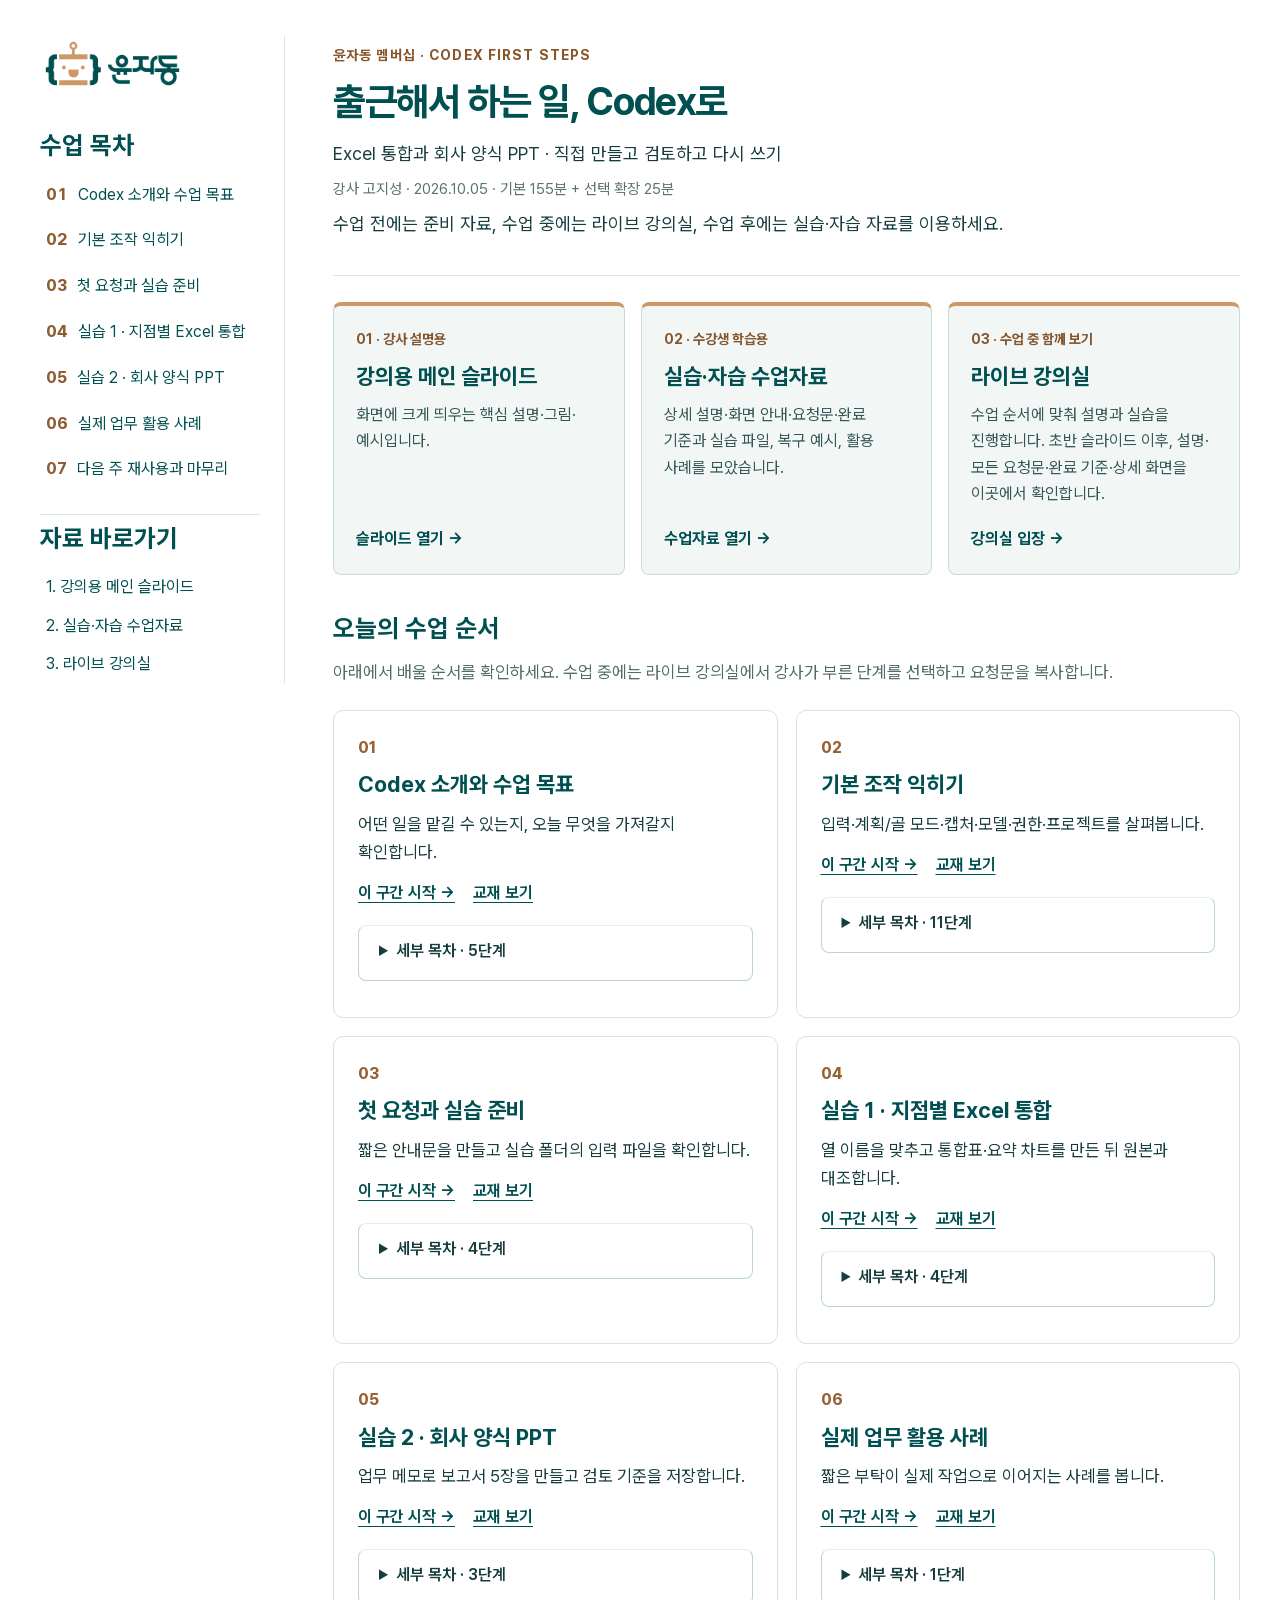
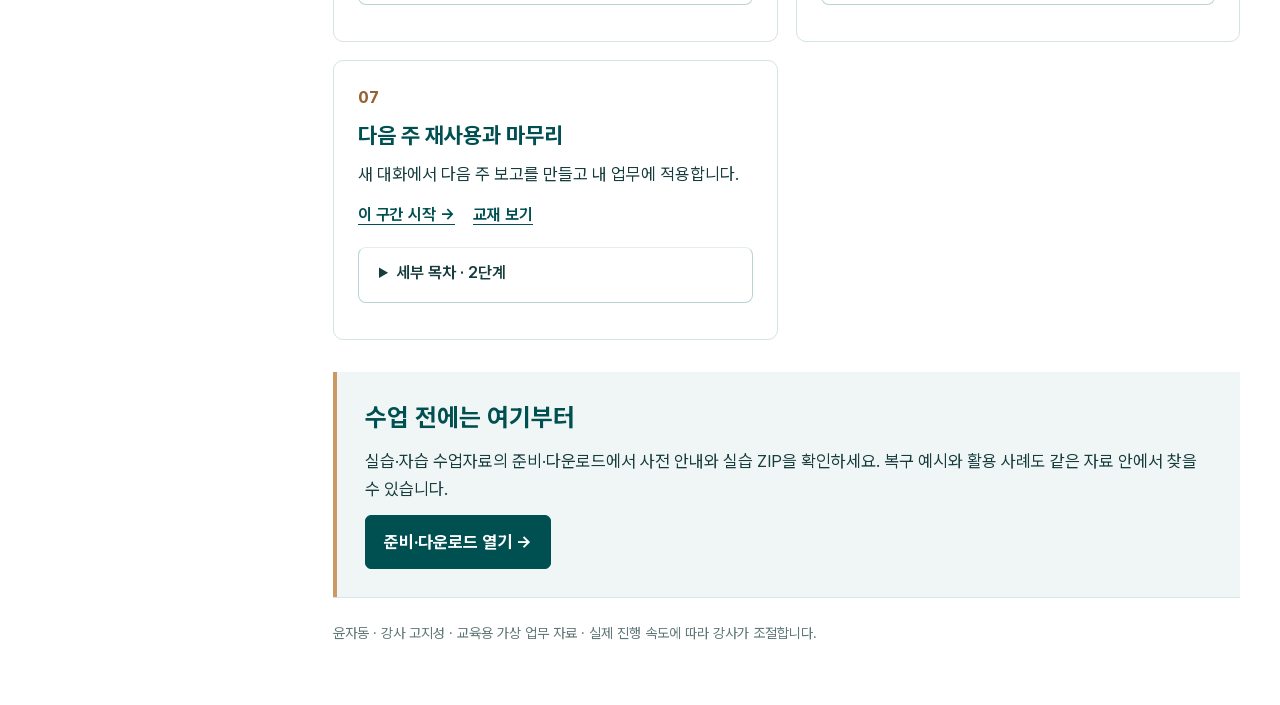
<file: site/index.html>
<!doctype html><html lang="ko"><head><meta charset="utf-8"><meta name="viewport" content="width=device-width,initial-scale=1"><title>강의자료 홈 | 윤자동 Codex 강의</title><link rel="stylesheet" href="assets/studio.css"><link rel="stylesheet" href="assets/house-design.css"><link rel="stylesheet" href="assets/materials-common.css"><link rel="stylesheet" href="assets/visual-quality.css"><link rel="stylesheet" href="assets/student-entry.css"></head>
<body class="student-entry"><a class="entry-skip" href="#entry-main">본문 바로가기</a><div class="entry-layout">
<aside class="entry-sidebar"><a class="entry-brand" href="index.html"><img src="assets/logo.png" alt="윤자동"></a>
<nav aria-label="수업 목차"><h2>수업 목차</h2><ol><li><a href="#chapter-01"><span>01</span>Codex 소개와 수업 목표</a></li><li><a href="#chapter-02"><span>02</span>기본 조작 익히기</a></li><li><a href="#chapter-03"><span>03</span>첫 요청과 실습 준비</a></li><li><a href="#chapter-04"><span>04</span>실습 1 · 지점별 Excel 통합</a></li><li><a href="#chapter-05"><span>05</span>실습 2 · 회사 양식 PPT</a></li><li><a href="#chapter-06"><span>06</span>실제 업무 활용 사례</a></li><li><a href="#chapter-07"><span>07</span>다음 주 재사용과 마무리</a></li></ol></nav>
<nav class="entry-resources" aria-label="자료 바로가기"><h2>자료 바로가기</h2>
<a href="deck.html">1. 강의용 메인 슬라이드</a><a href="textbook.html">2. 실습·자습 수업자료</a><a href="live.html">3. 라이브 강의실</a></nav></aside>
<main id="entry-main"><header class="entry-heading"><p class="eyebrow">윤자동 멤버십 · CODEX FIRST STEPS</p>
<h1>출근해서 하는 일, Codex로</h1><p>Excel 통합과 회사 양식 PPT · 직접 만들고 검토하고 다시 쓰기</p>
<p class="entry-meta">강사 고지성 · 2026.10.05 · 기본 155분 + 선택 확장 25분</p>
<p>수업 전에는 준비 자료, 수업 중에는 라이브 강의실, 수업 후에는 실습·자습 자료를 이용하세요.</p>
</header><section class="entry-formats" aria-label="세 가지 수업자료">
<a href="deck.html"><span>01 · 강사 설명용</span><h2>강의용 메인 슬라이드</h2><p>화면에 크게 띄우는 핵심 설명·그림·예시입니다.</p><b>슬라이드 열기 →</b></a>
<a href="textbook.html"><span>02 · 수강생 학습용</span><h2>실습·자습 수업자료</h2><p>상세 설명·화면 안내·요청문·완료 기준과 실습 파일, 복구 예시, 활용 사례를 모았습니다.</p><b>수업자료 열기 →</b></a>
<a href="live.html"><span>03 · 수업 중 함께 보기</span><h2>라이브 강의실</h2><p>수업 순서에 맞춰 설명과 실습을 진행합니다. 초반 슬라이드 이후, 설명·모든 요청문·완료 기준·상세 화면을 이곳에서 확인합니다.</p><b>강의실 입장 →</b></a>
</section><section id="course-outline" aria-labelledby="outline-title"><h2 id="outline-title">오늘의 수업 순서</h2>
<p class="entry-help">아래에서 배울 순서를 확인하세요. 수업 중에는 라이브 강의실에서 강사가 부른 단계를 선택하고 요청문을 복사합니다.</p>
<div class="course-grid"><section class="course-chapter" id="chapter-01">
<span class="chapter-number">01</span><h2>Codex 소개와 수업 목표</h2><p>어떤 일을 맡길 수 있는지, 오늘 무엇을 가져갈지 확인합니다.</p>
<div class="chapter-actions"><a href="live.html#p-opening">이 구간 시작 →</a><a href="textbook.html#basic-what">교재 보기</a></div>
<details><summary>세부 목차 · 5단계</summary><ul><li><a href="live.html#p-opening">Codex란</a></li><li><a href="live.html#p-name">이름 이야기</a></li><li><a href="live.html#p-preview">결과 맛보기</a></li><li><a href="live.html#p-why">왜 지금</a></li><li><a href="live.html#p-pricing">요금·사용량</a></li></ul></details></section><section class="course-chapter" id="chapter-02">
<span class="chapter-number">02</span><h2>기본 조작 익히기</h2><p>입력·계획/골 모드·캡처·모델·권한·프로젝트를 살펴봅니다.</p>
<div class="chapter-actions"><a href="live.html#p-controls">이 구간 시작 →</a><a href="textbook.html#basic-controls">교재 보기</a></div>
<details><summary>세부 목차 · 11단계</summary><ul><li><a href="live.html#p-controls">기본 조작</a></li><li><a href="live.html#p-input">대화 입력창</a></li><li><a href="live.html#p-plan-mode">계획 모드</a></li><li><a href="live.html#p-goal-mode">골 모드</a></li><li><a href="live.html#p-mode-start">모드 여는 방법</a></li><li><a href="live.html#p-capture">캡처·앱샷</a></li><li><a href="live.html#p-settings">모델·추론·권한</a></li><li><a href="live.html#p-viewer">기록·뷰어</a></li><li><a href="live.html#p-projects">프로젝트·대화</a></li><li><a href="live.html#p-rules">반복 규칙</a></li><li><a href="live.html#p-boundary">작업 공간과 범위</a></li></ul></details></section><section class="course-chapter" id="chapter-03">
<span class="chapter-number">03</span><h2>첫 요청과 실습 준비</h2><p>짧은 안내문을 만들고 실습 폴더의 입력 파일을 확인합니다.</p>
<div class="chapter-actions"><a href="live.html#p-warmup">이 구간 시작 →</a><a href="textbook.html#warmup">교재 보기</a></div>
<details><summary>세부 목차 · 4단계</summary><ul><li><a href="live.html#p-warmup">맛보기</a></li><li><a href="live.html#p-warmup-edit">말투 수정</a></li><li><a href="live.html#p-setup">폴더 준비</a></li><li><a href="live.html#p-00">위치 확인</a></li></ul></details></section><section class="course-chapter" id="chapter-04">
<span class="chapter-number">04</span><h2>실습 1 · 지점별 Excel 통합</h2><p>열 이름을 맞추고 통합표·요약 차트를 만든 뒤 원본과 대조합니다.</p>
<div class="chapter-actions"><a href="live.html#p-01-1">이 구간 시작 →</a><a href="textbook.html#01-1">교재 보기</a></div>
<details><summary>세부 목차 · 4단계</summary><ul><li><a href="live.html#p-01-1">열 맞춤 계획</a></li><li><a href="live.html#p-01-2">Excel 만들기</a></li><li><a href="live.html#p-01-3">거래·합계 대조</a></li><li><a href="live.html#p-break">5분 휴식</a></li></ul></details></section><section class="course-chapter" id="chapter-05">
<span class="chapter-number">05</span><h2>실습 2 · 회사 양식 PPT</h2><p>업무 메모로 보고서 5장을 만들고 검토 기준을 저장합니다.</p>
<div class="chapter-actions"><a href="live.html#p-02-1">이 구간 시작 →</a><a href="textbook.html#02-1">교재 보기</a></div>
<details><summary>세부 목차 · 3단계</summary><ul><li><a href="live.html#p-02-1">PPT 구성안</a></li><li><a href="live.html#p-02-2">PPT 만들기</a></li><li><a href="live.html#p-02-3">검토·규칙 저장</a></li></ul></details></section><section class="course-chapter" id="chapter-06">
<span class="chapter-number">06</span><h2>실제 업무 활용 사례</h2><p>짧은 부탁이 실제 작업으로 이어지는 사례를 봅니다.</p>
<div class="chapter-actions"><a href="live.html#p-showcase">이 구간 시작 →</a><a href="textbook.html#showcase">교재 보기</a></div>
<details><summary>세부 목차 · 1단계</summary><ul><li><a href="live.html#p-showcase">가능성 보기</a></li></ul></details></section><section class="course-chapter" id="chapter-07">
<span class="chapter-number">07</span><h2>다음 주 재사용과 마무리</h2><p>새 대화에서 다음 주 보고를 만들고 내 업무에 적용합니다.</p>
<div class="chapter-actions"><a href="live.html#p-transfer">이 구간 시작 →</a><a href="textbook.html#transfer">교재 보기</a></div>
<details><summary>세부 목차 · 2단계</summary><ul><li><a href="live.html#p-transfer">다음 주 재사용</a></li><li><a href="live.html#p-finish">마무리</a></li></ul></details></section></div></section>
<section id="before-class" class="entry-preparation"><h2>수업 전에는 여기부터</h2>
<p>실습·자습 수업자료의 준비·다운로드에서 사전 안내와 실습 ZIP을 확인하세요. 복구 예시와 활용 사례도 같은 자료 안에서 찾을 수 있습니다.</p>
<a class="btn" href="textbook.html#learning-resources">준비·다운로드 열기 →</a></section>
<footer>윤자동 · 강사 고지성 · 교육용 가상 업무 자료 · 실제 진행 속도에 따라 강사가 조절합니다.</footer>
</main></div></body></html>
</file>
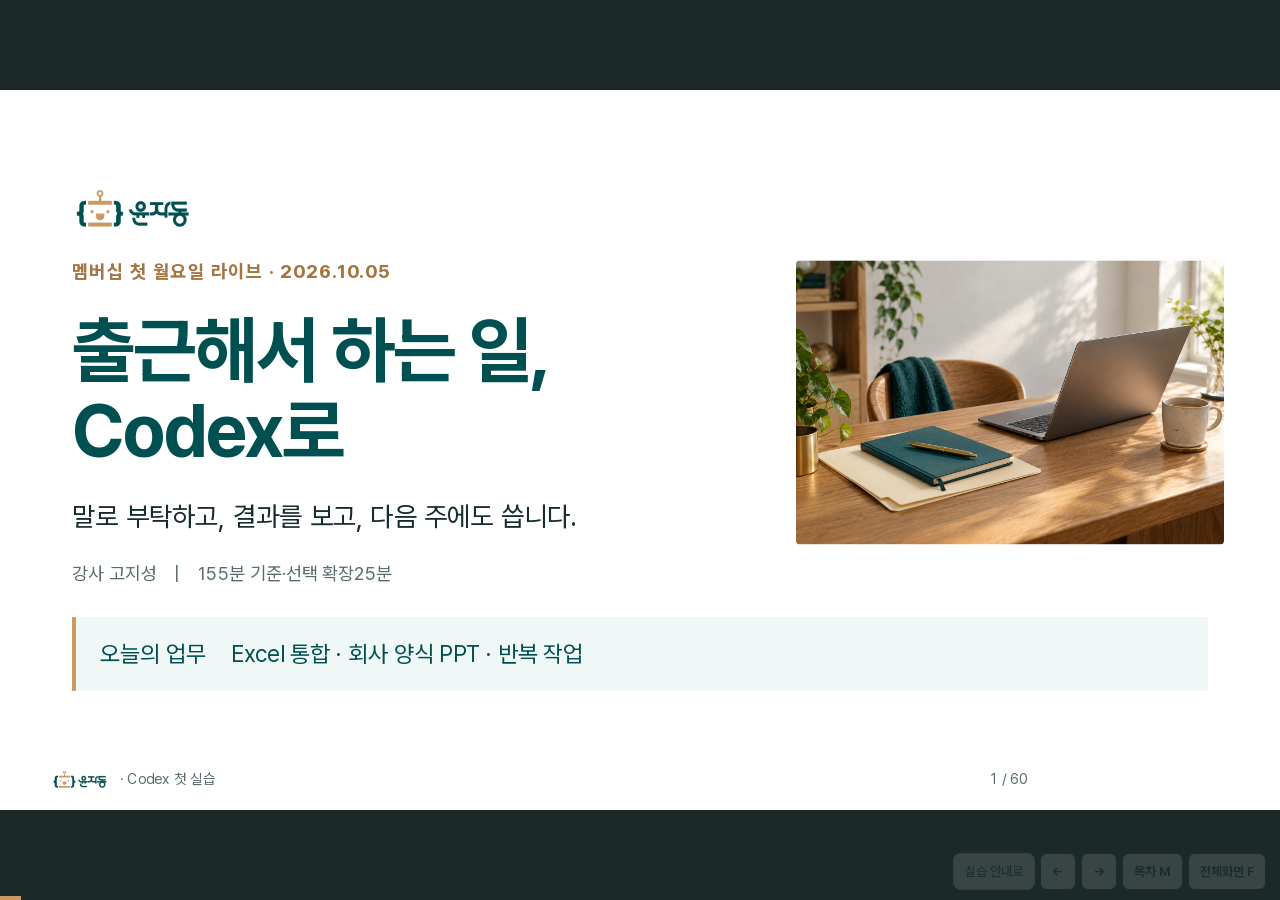
<file: site/deck.html>
<!doctype html><html lang="ko"><head><meta charset="utf-8"><meta name="viewport" content="width=device-width,initial-scale=1"><title>강의 슬라이드 | 윤자동 Codex 강의</title><link rel="stylesheet" href="assets/studio.css"><link rel="stylesheet" href="assets/workshop.css"><link rel="stylesheet" href="assets/slide-art.css"><link rel="stylesheet" href="assets/slide-redesign.css"><link rel="stylesheet" href="assets/rehearsal-additions.css"><link rel="stylesheet" href="assets/orientation.css"><link rel="stylesheet" href="assets/showcase-expansion.css"><style>.deck-return{font:13px Pretendard,sans-serif;display:inline-flex;align-items:center;padding:7px 11px;border:1px solid #b8d4d5;border-radius:7px;background:white;color:#005051;text-decoration:none}</style><link rel="stylesheet" href="assets/visual-quality.css"></head><body data-visual-quality="20261005" data-materials-polish="20261005" class="deck quality-reviewed"><div class="deck-wrap"><section class="slide hero" id="s1" data-cue="a01"><div class="s-body"><div class="w-cover lesson-cover"><figure class="lesson-scene lesson-photo"><img src="assets/lecture-visuals/cover.png" alt="노트북과 노트, 파일이 놓인 따뜻한 작업 공간"></figure><img src="assets/logo.png" alt="윤자동"><div class="eyebrow">멤버십 첫 월요일 라이브 · 2026.10.05</div><h2>출근해서 하는 일,<br>Codex로</h2><p class="w-cover-sub">말로 부탁하고, 결과를 보고, 다음 주에도 씁니다.</p><p class="w-meta">강사 고지성　|　155분 기준·선택 확장25분</p><div class="w-outcome">오늘의 업무　 Excel 통합 · 회사 양식 PPT · 반복 작업</div></div></div><div class="s-footer"><span><img src="assets/logo.png" alt="윤자동"> · Codex 첫 실습</span><span>1 / 60</span></div></section><section class="slide compare" id="s2" data-cue="r-instructor"><div class="s-top"><div class="s-kicker">강사 소개 · 02</div><div class="s-mode">함께 보기</div></div><h2>강사 소개 · 고지성</h2><p class="s-sub">익숙한 업무에서 시작하는 AI 활용</p><div class="s-body"><div class="r-instructor"><div class="r-name"><span>오늘 함께할 강사</span><strong>고지성</strong><p>익숙한 업무로<br>AI 활용을 설명합니다</p></div><div class="r-career"><div><span>현재</span><strong>윤자동 파트너 AX 컨설턴트</strong><p>바이브코딩연구소 대표</p><p>장대현중고등학교<br>정보와 디지털문해력 강사</p></div><div><span>이전</span><strong>모두싸인 비즈니스 총괄</strong></div><p class="r-path">이웃·부모와 아이 → 중고생 → 기업·기관</p></div></div></div><div class="s-footer"><span><img src="assets/logo.png" alt="윤자동"> · Codex 첫 실습</span><span>2 / 60</span></div></section><section class="slide compare" id="s3" data-cue="o-what"><div class="s-top"><div class="s-kicker">Codex란 · 03</div><div class="s-mode">함께 보기</div></div><h2>부탁이 바뀌면, 확인할 결과도 달라집니다</h2><p class="s-sub">방법을 알려줘 → 이 자료로 해줘</p><div class="s-body"><div class="orientation-table"><table><thead><tr><th>달라지는 것</th><th>익숙한 질문·답변 방식</th><th>오늘 경험할 Codex 작업</th></tr></thead><tbody><tr><td>질문</td><td>이 파일들을 어떻게 정리해?</td><td>이 폴더를 읽고, 원본은 남긴 채 정리해줘.</td></tr><tr><td>결과</td><td>방법과 설명을 읽는다.</td><td>진행 보고와 실제 파일을 열어 확인한다.</td></tr><tr><td>내 역할</td><td>답을 이해하고 직접 옮겨 실행한다.</td><td>목표·범위·기준을 정하고 결과를 검토한다.</td></tr></tbody></table></div><div class="w-bottom">익숙한 질문 방식과 작업 위임의 비교 · 현재 ChatGPT도 도구 실행 가능</div></div><div class="s-footer"><span><img src="assets/logo.png" alt="윤자동"> · Codex 첫 실습</span><span>3 / 60</span></div></section><section class="slide compare" id="s4" data-cue="o-name"><div class="s-top"><div class="s-kicker">이름 이야기 · 04</div><div class="s-mode">함께 보기</div></div><h2>Codex는 책·문서를 뜻하는 라틴어입니다</h2><p class="s-sub">단어의 어원과 제품의 명명 의도를 구분</p><div class="s-body"><div class="orientation-joke"><span>단어의 어원 · 라틴어 codex</span><strong>책 · 문서</strong><p>기록용 나무판에서<br>장을 묶은 책이라는 의미로</p></div><div class="w-bottom">Code + X는 강사 농담 · OpenAI의 구체적 명명 의도는 별도 확인 필요</div><p class="s-limit">어원: Oxford Learner’s Dictionaries · codex</p></div><div class="s-footer"><span><img src="assets/logo.png" alt="윤자동"> · Codex 첫 실습</span><span>4 / 60</span></div></section><section class="slide compare" id="s5" data-cue="aS0"><div class="s-top"><div class="s-kicker">결과 맛보기 · 05</div><div class="s-mode">함께 보기</div></div><h2>작은 일 두 개부터 맡겨봅시다</h2><p class="s-sub">내 폴더에서 읽고 · 정리하고 · 문서로 저장</p><div class="s-body"><div style="display:grid;grid-template-columns:1fr 1fr;gap:28px;width:100%"><div style="padding:28px;border:1px solid #b8d4d5;background:#f4fafa;font-size:24px"><span style="display:block;color:#87633d;margin-bottom:16px">① 파일 정리</span><b style="font-size:32px">어질러진 폴더 정리</b><p>내용을 읽고 이름·위치 변경<br>원본보관과 정리내역 확인</p></div><div style="padding:28px;border:1px solid #b8d4d5;background:#eef7f7;font-size:24px"><span style="display:block;color:#87633d;margin-bottom:16px">② 리서치와 저장</span><b style="font-size:32px">뉴스 → Word 문서</b><p>웹 검색 · 요약 · 원문 링크<br>내 PC의 .docx를 열어 확인</p></div></div><div class="w-bottom">목표 → 맥락 → 제약 → 출력 형식</div><p class="s-limit">무엇을 · 왜 · 지킬 기준 · 받을 모습</p><p><a class="deck-return" href="live.html#p-preview" target="yjd-live">몸풀기 요청문 두 개 열기</a></p></div><div class="s-footer"><span><img src="assets/logo.png" alt="윤자동"> · Codex 첫 실습</span><span>5 / 60</span></div></section><section class="slide statement" id="s6" data-cue="aM1"><div class="s-top"><div class="s-kicker">왜 지금 · 06</div><div class="s-mode">함께 보기</div></div><h2>변화를 구경만 하고 있을 수는 없습니다</h2><p class="s-sub">내 일과 가족의 미래를 위해</p><div class="s-body"><div class="lesson-feature"><div class="big-line">변화를 구경만 할 수는 없습니다</div><figure class="lesson-scene lesson-photo"><img src="assets/lecture-visuals/start.png" alt="노트북으로 새로운 작업을 시작하는 가상의 성인 학습자"></figure></div><div class="statement-grid lesson-statement"><div class="statement-item"><svg class="lesson-icon" fill="currentColor" aria-hidden="true" focusable="false" xmlns="http://www.w3.org/2000/svg" viewBox="0 -960 960 960"><path d="m612-292 56-56-148-148v-184h-80v216l172 172ZM480-80q-83 0-156-31.5T197-197q-54-54-85.5-127T80-480q0-83 31.5-156T197-763q54-54 127-85.5T480-880q83 0 156 31.5T763-763q54 54 85.5 127T880-480q0 83-31.5 156T763-197q-54 54-127 85.5T480-80Zm0-400Zm0 320q133 0 226.5-93.5T800-480q0-133-93.5-226.5T480-800q-133 0-226.5 93.5T160-480q0 133 93.5 226.5T480-160Z"/></svg>내가 예전 방식에 머무는 동안</div><div class="statement-item"><svg class="lesson-icon" fill="currentColor" aria-hidden="true" focusable="false" xmlns="http://www.w3.org/2000/svg" viewBox="0 -960 960 960"><path d="M360-120q-66 0-113-47t-47-113v-327q-35-13-57.5-43.5T120-720q0-50 35-85t85-35q50 0 85 35t35 85q0 39-22.5 69.5T280-607v327q0 33 23.5 56.5T360-200q33 0 56.5-23.5T440-280v-400q0-66 47-113t113-47q66 0 113 47t47 113v327q35 13 57.5 43.5T840-240q0 50-35 85t-85 35q-50 0-85-35t-35-85q0-39 22.5-70t57.5-43v-327q0-33-23.5-56.5T600-760q-33 0-56.5 23.5T520-680v400q0 66-47 113t-113 47ZM240-680q17 0 28.5-11.5T280-720q0-17-11.5-28.5T240-760q-17 0-28.5 11.5T200-720q0 17 11.5 28.5T240-680Zm480 480q17 0 28.5-11.5T760-240q0-17-11.5-28.5T720-280q-17 0-28.5 11.5T680-240q0 17 11.5 28.5T720-200ZM240-720Zm480 480Z"/></svg>누군가는 더 많이 시도하고 고칩니다</div><div class="statement-item"><svg class="lesson-icon" fill="currentColor" aria-hidden="true" focusable="false" xmlns="http://www.w3.org/2000/svg" viewBox="0 -960 960 960"><path d="M240-200h120v-240h240v240h120v-360L480-740 240-560v360Zm-80 80v-480l320-240 320 240v480H520v-240h-80v240H160Zm320-350Z"/></svg>내 일과 가족을 위해 직접 익힙니다</div></div></div><div class="s-footer"><span><img src="assets/logo.png" alt="윤자동"> · Codex 첫 실습</span><span>6 / 60</span></div></section><section class="slide statement" id="s7" data-cue="aM2"><div class="s-top"><div class="s-kicker">왜 지금 · 07</div><div class="s-mode">함께 보기</div></div><h2>시작 전에 전부 배울 필요는 없습니다</h2><p class="s-sub">먼저 써보고, 필요해지면 배웁니다</p><div class="s-body"><div class="lesson-feature"><div class="big-line">먼저 써보고, 필요해지면 배웁니다</div><figure class="lesson-scene lesson-photo"><img src="assets/lecture-visuals/ask.png" alt="가지고 있던 메모를 보며 일상 언어로 요청하는 손"></figure></div><div class="statement-grid lesson-statement"><div class="statement-item"><svg class="lesson-icon" fill="currentColor" aria-hidden="true" focusable="false" xmlns="http://www.w3.org/2000/svg" viewBox="0 -960 960 960"><path d="M480-80q-83 0-156-31.5T197-197q-54-54-85.5-127T80-480q0-83 31.5-156T197-763q54-54 127-85.5T480-880q65 0 123 19t107 53l-58 59q-38-24-81-37.5T480-800q-133 0-226.5 93.5T160-480q0 133 93.5 226.5T480-160q133 0 226.5-93.5T800-480q0-18-2-36t-6-35l65-65q11 32 17 66t6 70q0 83-31.5 156T763-197q-54 54-127 85.5T480-80Zm-56-216L254-466l56-56 114 114 400-401 56 56-456 457Z"/></svg>하고 싶은 일</div><div class="statement-item"><svg class="lesson-icon" fill="currentColor" aria-hidden="true" focusable="false" xmlns="http://www.w3.org/2000/svg" viewBox="0 -960 960 960"><path d="M160-160q-33 0-56.5-23.5T80-240v-480q0-33 23.5-56.5T160-800h240l80 80h320q33 0 56.5 23.5T880-640H447l-80-80H160v480l96-320h684L837-217q-8 26-29.5 41.5T760-160H160Zm84-80h516l72-240H316l-72 240Zm0 0 72-240-72 240Zm-84-400v-80 80Z"/></svg>필요한 자료</div><div class="statement-item"><svg class="lesson-icon" fill="currentColor" aria-hidden="true" focusable="false" xmlns="http://www.w3.org/2000/svg" viewBox="0 -960 960 960"><path d="M240-400h320v-80H240v80Zm0-120h480v-80H240v80Zm0-120h480v-80H240v80ZM80-80v-720q0-33 23.5-56.5T160-880h640q33 0 56.5 23.5T880-800v480q0 33-23.5 56.5T800-240H240L80-80Zm126-240h594v-480H160v525l46-45Zm-46 0v-480 480Z"/></svg>평소에 쓰는 말</div></div></div><div class="s-footer"><span><img src="assets/logo.png" alt="윤자동"> · Codex 첫 실습</span><span>7 / 60</span></div></section><section class="slide statement" id="s8" data-cue="aM3"><div class="s-top"><div class="s-kicker">왜 지금 · 08</div><div class="s-mode">함께 보기</div></div><h2>오늘 수업, 첫 실행을 가져가세요</h2><p class="s-sub">영상 하나를 더 보기 전에, 한 번 더 해보기</p><div class="s-body"><div class="lesson-feature"><div class="big-line">영상 하나를 더 보기 전에, 한 번 더 해보기</div><div class="lesson-scene lesson-symbol-flow" aria-hidden="true"><svg class="lesson-icon large" fill="currentColor" aria-hidden="true" focusable="false" xmlns="http://www.w3.org/2000/svg" viewBox="0 -960 960 960"><path d="M240-400h320v-80H240v80Zm0-120h480v-80H240v80Zm0-120h480v-80H240v80ZM80-80v-720q0-33 23.5-56.5T160-880h640q33 0 56.5 23.5T880-800v480q0 33-23.5 56.5T800-240H240L80-80Zm126-240h594v-480H160v525l46-45Zm-46 0v-480 480Z"/></svg><svg class="lesson-icon" fill="currentColor" aria-hidden="true" focusable="false" xmlns="http://www.w3.org/2000/svg" viewBox="0 -960 960 960"><path d="M647-440H160v-80h487L423-744l57-56 320 320-320 320-57-56 224-224Z"/></svg><svg class="lesson-icon large" fill="currentColor" aria-hidden="true" focusable="false" xmlns="http://www.w3.org/2000/svg" viewBox="0 -960 960 960"><path d="M480-320q75 0 127.5-52.5T660-500q0-75-52.5-127.5T480-680q-75 0-127.5 52.5T300-500q0 75 52.5 127.5T480-320Zm0-72q-45 0-76.5-31.5T372-500q0-45 31.5-76.5T480-608q45 0 76.5 31.5T588-500q0 45-31.5 76.5T480-392Zm0 192q-146 0-266-81.5T40-500q54-137 174-218.5T480-800q146 0 266 81.5T920-500q-54 137-174 218.5T480-200Zm0-300Zm0 220q113 0 207.5-59.5T832-500q-50-101-144.5-160.5T480-720q-113 0-207.5 59.5T128-500q50 101 144.5 160.5T480-280Z"/></svg><svg class="lesson-icon" fill="currentColor" aria-hidden="true" focusable="false" xmlns="http://www.w3.org/2000/svg" viewBox="0 -960 960 960"><path d="M647-440H160v-80h487L423-744l57-56 320 320-320 320-57-56 224-224Z"/></svg><svg class="lesson-icon large" fill="currentColor" aria-hidden="true" focusable="false" xmlns="http://www.w3.org/2000/svg" viewBox="0 -960 960 960"><path d="M160-400v-80h280v80H160Zm0-160v-80h440v80H160Zm0-160v-80h440v80H160Zm360 560v-123l221-220q9-9 20-13t22-4q12 0 23 4.5t20 13.5l37 37q8 9 12.5 20t4.5 22q0 11-4 22.5T863-380L643-160H520Zm300-263-37-37 37 37ZM580-220h38l121-122-18-19-19-18-122 121v38Zm141-141-19-18 37 37-18-19Z"/></svg></div></div><div class="statement-grid lesson-statement"><div class="statement-item"><svg class="lesson-icon" fill="currentColor" aria-hidden="true" focusable="false" xmlns="http://www.w3.org/2000/svg" viewBox="0 -960 960 960"><path d="M240-400h320v-80H240v80Zm0-120h480v-80H240v80Zm0-120h480v-80H240v80ZM80-80v-720q0-33 23.5-56.5T160-880h640q33 0 56.5 23.5T880-800v480q0 33-23.5 56.5T800-240H240L80-80Zm126-240h594v-480H160v525l46-45Zm-46 0v-480 480Z"/></svg>내 자료로 일을 하나 맡깁니다</div><div class="statement-item"><svg class="lesson-icon" fill="currentColor" aria-hidden="true" focusable="false" xmlns="http://www.w3.org/2000/svg" viewBox="0 -960 960 960"><path d="M480-320q75 0 127.5-52.5T660-500q0-75-52.5-127.5T480-680q-75 0-127.5 52.5T300-500q0 75 52.5 127.5T480-320Zm0-72q-45 0-76.5-31.5T372-500q0-45 31.5-76.5T480-608q45 0 76.5 31.5T588-500q0 45-31.5 76.5T480-392Zm0 192q-146 0-266-81.5T40-500q54-137 174-218.5T480-800q146 0 266 81.5T920-500q-54 137-174 218.5T480-200Zm0-300Zm0 220q113 0 207.5-59.5T832-500q-50-101-144.5-160.5T480-720q-113 0-207.5 59.5T128-500q50 101 144.5 160.5T480-280Z"/></svg>만들어진 결과를 열고 확인합니다</div><div class="statement-item"><svg class="lesson-icon" fill="currentColor" aria-hidden="true" focusable="false" xmlns="http://www.w3.org/2000/svg" viewBox="0 -960 960 960"><path d="M160-400v-80h280v80H160Zm0-160v-80h440v80H160Zm0-160v-80h440v80H160Zm360 560v-123l221-220q9-9 20-13t22-4q12 0 23 4.5t20 13.5l37 37q8 9 12.5 20t4.5 22q0 11-4 22.5T863-380L643-160H520Zm300-263-37-37 37 37ZM580-220h38l121-122-18-19-19-18-122 121v38Zm141-141-19-18 37 37-18-19Z"/></svg>원하는 방향으로 한 번 고쳐봅니다</div></div></div><div class="s-footer"><span><img src="assets/logo.png" alt="윤자동"> · Codex 첫 실습</span><span>8 / 60</span></div></section><section class="slide compare" id="s9" data-cue="a02"><div class="s-top"><div class="s-kicker">왜 지금 · 09</div><div class="s-mode">함께 보기</div></div><h2>오늘 가져갈 두 가지 업무 결과</h2><p class="s-sub"></p><div class="s-body"><div class="vr-design"><div class="vr-results"><article class="vr-result"><h3><span class="vr-icon"><svg class="lesson-icon" fill="currentColor" aria-hidden="true" focusable="false" xmlns="http://www.w3.org/2000/svg" viewBox="0 -960 960 960"><path d="M320-240h320v-80H320v80Zm0-160h320v-80H320v80ZM240-80q-33 0-56.5-23.5T160-160v-640q0-33 23.5-56.5T240-880h320l240 240v480q0 33-23.5 56.5T720-80H240Zm280-520v-200H240v640h480v-440H520ZM240-800v200-200 640-640Z"/></svg></span>지점별 매출 통합 Excel</h3><img src="assets/codex-ui/excel-viewer.png" alt="미리 만든 완료 예시를 실제 Codex에서 연 화면"><p>강사가 미리 만든 완료 예시 · 내 결과는 실습 뒤 확인</p></article><article class="vr-result"><h3><span class="vr-icon"><svg class="lesson-icon" fill="currentColor" aria-hidden="true" focusable="false" xmlns="http://www.w3.org/2000/svg" viewBox="0 -960 960 960"><path d="M320-120v-80h80v-80H160q-33 0-56.5-23.5T80-360v-400q0-33 23.5-56.5T160-840h640q33 0 56.5 23.5T880-760v400q0 33-23.5 56.5T800-280H560v80h80v80H320ZM160-360h640v-400H160v400Zm0 0v-400 400Z"/></svg></span>회사 양식 주간 보고 PPT</h3><img src="assets/codex-ui/ppt-viewer.png" alt="미리 만든 완료 예시를 실제 Codex에서 연 화면"><p>강사가 미리 만든 완료 예시 · 내 결과는 실습 뒤 확인</p></article></div><div class="vr-takeaway"><span class="vr-icon"><svg class="lesson-icon" fill="currentColor" aria-hidden="true" focusable="false" xmlns="http://www.w3.org/2000/svg" viewBox="0 -960 960 960"><path d="m424-296 282-282-56-56-226 226-114-114-56 56 170 170Zm56 216q-83 0-156-31.5T197-197q-54-54-85.5-127T80-480q0-83 31.5-156T197-763q54-54 127-85.5T480-880q83 0 156 31.5T763-763q54 54 85.5 127T880-480q0 83-31.5 156T763-197q-54 54-127 85.5T480-80Zm0-80q134 0 227-93t93-227q0-134-93-227t-227-93q-134 0-227 93t-93 227q0 134 93 227t227 93Zm0-320Z"/></svg></span><p>파일을 만든 뒤, 원본과 실제 결과를 대조하는 것까지가 오늘의 실습입니다.</p></div></div></div><div class="s-footer"><span><img src="assets/logo.png" alt="윤자동"> · Codex 첫 실습</span><span>9 / 60</span></div></section><section class="slide compare" id="s10" data-cue="o-plans"><div class="s-top"><div class="s-kicker">요금·사용량 · 10</div><div class="s-mode">함께 보기</div></div><h2>내 이용권과 남은 연료부터 확인합니다</h2><p class="s-sub">2026-10-05 공식 안내 · 개인 요금제</p><div class="s-body"><div class="orientation-table pricing-table"><table><thead><tr><th>개인 요금제</th><th>월 요금 · 원화 기준</th><th>Codex 접근의 핵심</th></tr></thead><tbody><tr><td>Free</td><td>0원</td><td>무료 범위 · 계정의 모델 목록 확인</td></tr><tr><td>Go</td><td>한국 공식 페이지에서 확인</td><td>데스크톱 Luna · 순차 적용</td></tr><tr><td>Plus</td><td>한국 공식 페이지에서 확인</td><td>Luna · Terra · Sol · Astra / 계정별 목록 확인</td></tr><tr><td>Pro</td><td>선택 등급별 원화 금액 확인</td><td>Plus 기능 + 티어별 사용 한도</td></tr></tbody></table></div><div class="w-bottom">유료 원화 금액 확인 필요 · 한국 공식 페이지/내 결제창 확인 · 가입은 수업 필수 아님</div></div><div class="s-footer"><span><img src="assets/logo.png" alt="윤자동"> · Codex 첫 실습</span><span>10 / 60</span></div></section><section class="slide compare" id="s11" data-cue="o-budget"><div class="s-top"><div class="s-kicker">요금·사용량 · 11</div><div class="s-mode">함께 보기</div></div><h2>같은 요금제도 맡기는 모델에 따라 달라집니다</h2><p class="s-sub">2026-10-05 · Plus·Standard Business의 로컬 메시지 추정</p><div class="s-body"><div class="orientation-table pricing-table"><table><thead><tr><th>모델</th><th>Plus · 로컬 메시지 추정 / 5시간</th><th>우리 실습에 적용할 예시</th></tr></thead><tbody><tr><td>GPT-6 Luna</td><td>350–3,000</td><td>규칙이 분명한 분류·추출·짧은 수정</td></tr><tr><td>GPT-6.1 Sol</td><td>15–160</td><td>여러 메모 대조·문서 생성과 수정</td></tr><tr><td>GPT-6 Astra</td><td>5–45</td><td>복잡한 판단·해결이 어려운 작업</td></tr><tr><td>GPT-5.6 Terra</td><td>현재 공식 표에 별도 수치 없음</td><td>이전 세대 균형형 · 명확한 업무</td></tr></tbody></table></div><div class="w-bottom">작업 건수 보장 아님 · 모델별로 따로 주는 횟수 아님 · 복잡도에 따라 소모량 변화</div></div><div class="s-footer"><span><img src="assets/logo.png" alt="윤자동"> · Codex 첫 실습</span><span>11 / 60</span></div></section><section class="slide compare" id="s12" data-cue="o-drive"><div class="s-top"><div class="s-kicker">기본 조작 · 12</div><div class="s-mode">함께 보기</div></div><h2>오늘은 첫 주행에 필요한 것만</h2><p class="s-sub">가속페달 · 브레이크 · 핸들 · 기어</p><div class="s-body"><div class="drive-grid"><div><svg class="lesson-icon" fill="currentColor" aria-hidden="true" focusable="false" xmlns="http://www.w3.org/2000/svg" viewBox="0 -960 960 960"><path d="M418-340q24 24 62 23.5t56-27.5l224-336-336 224q-27 18-28.5 55t22.5 61Zm62-460q59 0 113.5 16.5T696-734l-76 48q-33-17-68.5-25.5T480-720q-133 0-226.5 93.5T160-400q0 42 11.5 83t32.5 77h552q23-38 33.5-79t10.5-85q0-36-8.5-70T766-540l48-76q30 47 47.5 100T880-406q1 57-13 109t-41 99q-11 18-30 28t-40 10H204q-21 0-40-10t-30-28q-26-45-40-95.5T80-400q0-83 31.5-155.5t86-127Q252-737 325-768.5T480-800Zm7 313Z"/></svg><span>가속페달</span><strong>요청을 보내기</strong><p>원하는 결과를 말하고 일을 시작합니다.</p></div><div><svg class="lesson-icon" fill="currentColor" aria-hidden="true" focusable="false" xmlns="http://www.w3.org/2000/svg" viewBox="0 -960 960 960"><path d="M360-320h80v-320h-80v320Zm160 0h80v-320h-80v320ZM480-80q-83 0-156-31.5T197-197q-54-54-85.5-127T80-480q0-83 31.5-156T197-763q54-54 127-85.5T480-880q83 0 156 31.5T763-763q54 54 85.5 127T880-480q0 83-31.5 156T763-197q-54 54-127 85.5T480-80Zm0-80q134 0 227-93t93-227q0-134-93-227t-227-93q-134 0-227 93t-93 227q0 134 93 227t227 93Zm0-320Z"/></svg><span>브레이크</span><strong>멈춤과 승인</strong><p>진행을 멈추거나 실행 전 확인을 요청합니다.</p></div><div><svg class="lesson-icon" fill="currentColor" aria-hidden="true" focusable="false" xmlns="http://www.w3.org/2000/svg" viewBox="0 -960 960 960"><path d="m260-260 300-140 140-300-300 140-140 300Zm220-180q-17 0-28.5-11.5T440-480q0-17 11.5-28.5T480-520q17 0 28.5 11.5T520-480q0 17-11.5 28.5T480-440Zm0 360q-83 0-156-31.5T197-197q-54-54-85.5-127T80-480q0-83 31.5-156T197-763q54-54 127-85.5T480-880q83 0 156 31.5T763-763q54 54 85.5 127T880-480q0 83-31.5 156T763-197q-54 54-127 85.5T480-80Zm0-80q134 0 227-93t93-227q0-134-93-227t-227-93q-134 0-227 93t-93 227q0 134 93 227t227 93Zm0-320Z"/></svg><span>핸들</span><strong>방향과 범위</strong><p>자료 위치·지킬 기준·수정할 한 가지를 정합니다.</p></div><div><svg class="lesson-icon" fill="currentColor" aria-hidden="true" focusable="false" xmlns="http://www.w3.org/2000/svg" viewBox="0 -960 960 960"><path d="M440-120v-240h80v80h320v80H520v80h-80Zm-320-80v-80h240v80H120Zm160-160v-80H120v-80h160v-80h80v240h-80Zm160-80v-80h400v80H440Zm160-160v-240h80v80h160v80H680v80h-80Zm-480-80v-80h400v80H120Z"/></svg><span>기어</span><strong>모델과 추론</strong><p>일에 맞는 모델과 생각할 정도를 선택합니다.</p></div></div><div class="w-bottom">나머지 기능은 필요할 때 · 플러그인·예약·dot은 후속 주제</div></div><div class="s-footer"><span><img src="assets/logo.png" alt="윤자동"> · Codex 첫 실습</span><span>12 / 60</span></div></section><section class="slide compare" id="s13" data-cue="o-input"><div class="s-top"><div class="s-kicker">대화 입력창 · 13</div><div class="s-mode">함께 보기</div></div><h2>말과 자료로 일을 부탁하는 입력창</h2><p class="s-sub">자료 + 무엇을 해줄지 한 문장</p><div class="s-body"><div class="vr-design"><div class="vr-screen-layout"><figure class="vr-screen"><img src="assets/codex-ui/composer.png" alt="실제 Codex 입력창"><figcaption>실제 Codex 입력창 · 강사 환경</figcaption></figure><div class="vr-screen-points"><div><span class="vr-icon"><svg class="lesson-icon" fill="currentColor" aria-hidden="true" focusable="false" xmlns="http://www.w3.org/2000/svg" viewBox="0 -960 960 960"><path d="M240-400h320v-80H240v80Zm0-120h480v-80H240v80Zm0-120h480v-80H240v80ZM80-80v-720q0-33 23.5-56.5T160-880h640q33 0 56.5 23.5T880-800v480q0 33-23.5 56.5T800-240H240L80-80Zm126-240h594v-480H160v525l46-45Zm-46 0v-480 480Z"/></svg></span><strong>텍스트 · 원하는 결과</strong></div><div><span class="vr-icon"><svg class="lesson-icon" fill="currentColor" aria-hidden="true" focusable="false" xmlns="http://www.w3.org/2000/svg" viewBox="0 -960 960 960"><path d="M200-120q-33 0-56.5-23.5T120-200v-560q0-33 23.5-56.5T200-840h560q33 0 56.5 23.5T840-760v560q0 33-23.5 56.5T760-120H200Zm0-80h560v-560H200v560Zm40-80h480L570-480 450-320l-90-120-120 160Zm-40 80v-560 560Z"/></svg></span><strong>이미지 · 문제 화면</strong></div><div><span class="vr-icon"><svg class="lesson-icon" fill="currentColor" aria-hidden="true" focusable="false" xmlns="http://www.w3.org/2000/svg" viewBox="0 -960 960 960"><path d="M480-400q-50 0-85-35t-35-85v-240q0-50 35-85t85-35q50 0 85 35t35 85v240q0 50-35 85t-85 35Zm0-240Zm-40 520v-123q-104-14-172-93t-68-184h80q0 83 58.5 141.5T480-320q83 0 141.5-58.5T680-520h80q0 105-68 184t-172 93v123h-80Zm40-360q17 0 28.5-11.5T520-520v-240q0-17-11.5-28.5T480-800q-17 0-28.5 11.5T440-760v240q0 17 11.5 28.5T480-480Z"/></svg></span><strong>음성 · 지원 기능 확인</strong></div></div></div><div class="vr-takeaway"><span class="vr-icon"><svg class="lesson-icon" fill="currentColor" aria-hidden="true" focusable="false" xmlns="http://www.w3.org/2000/svg" viewBox="0 -960 960 960"><path d="m424-296 282-282-56-56-226 226-114-114-56 56 170 170Zm56 216q-83 0-156-31.5T197-197q-54-54-85.5-127T80-480q0-83 31.5-156T197-763q54-54 127-85.5T480-880q83 0 156 31.5T763-763q54 54 85.5 127T880-480q0 83-31.5 156T763-197q-54 54-127 85.5T480-80Zm0-80q134 0 227-93t93-227q0-134-93-227t-227-93q-134 0-227 93t-93 227q0 134 93 227t227 93Zm0-320Z"/></svg></span><p>자료만 붙이지 않고 “이 자료로 무엇을 해줘”까지 말합니다.</p></div></div></div><div class="s-footer"><span><img src="assets/logo.png" alt="윤자동"> · Codex 첫 실습</span><span>13 / 60</span></div></section><section class="slide compare" id="s14" data-cue="r-plan"><div class="s-top"><div class="s-kicker">계획·골 모드 · 14</div><div class="s-mode">함께 보기</div></div><h2>계획 모드 · 만들기 전에 방향 맞추기</h2><p class="s-sub">내 의도와 기준을 반영한 계획부터</p><div class="s-body"><div class="r-steps"><div><span>01 · 의도와 기준</span><strong>무엇을 만들지</strong><p>필요한 질문에 답하고<br>원하는 결과를 구체화</p></div><div><span>02 · 계획 검토</span><strong>어떻게 만들지</strong><p>자료를 읽고 조사한 뒤<br>구성·순서·검토 기준 확인</p></div><div><span>03 · 실행 전환</span><strong>이제 만들어줘</strong><p>계획 모드를 끝내고<br>확인한 계획으로 구현</p></div></div><div class="w-bottom">계획 모드가 켜져 있으면, 구현 전에 계획을 충분히 다듬습니다</div></div><div class="s-footer"><span><img src="assets/logo.png" alt="윤자동"> · Codex 첫 실습</span><span>14 / 60</span></div></section><section class="slide compare" id="s15" data-cue="r-goal"><div class="s-top"><div class="s-kicker">계획·골 모드 · 15</div><div class="s-mode">함께 보기</div></div><h2>골 모드 · 완료 조건까지 이어가기</h2><p class="s-sub">목표를 등록하고, 여러 응답에 걸쳐 진행</p><div class="s-body"><div class="r-comparison"><div><span>일반 요청</span><h3>이번 요청을 처리</h3><p>요청 → 여러 단계 작업 → 결과 보고</p><strong>“이번 주 보고서 5장을 만들어줘.”</strong></div><div><span>골 모드</span><h3>완료 조건을 계속 추적</h3><p>작업 → 확인 → 미달이면 이어서 작업</p><strong>“5장을 만들고 원문·화면 검사를<br>충족할 때까지 수정해줘.”</strong></div></div><div class="w-bottom">여러 응답에 걸쳐 이어갈 일 + 스스로 확인할 완료 조건</div><p class="r-note">단순 수정은 일반 요청으로 충분 · 한도·입력 필요·중지로 멈출 수 있음</p></div><div class="s-footer"><span><img src="assets/logo.png" alt="윤자동"> · Codex 첫 실습</span><span>15 / 60</span></div></section><section class="slide compare" id="s16" data-cue="r-mode-start"><div class="s-top"><div class="s-kicker">계획·골 모드 · 16</div><div class="s-mode">함께 보기</div></div><h2>계획·골 모드 여는 방법</h2><p class="s-sub">메뉴 · 명령어 · 자연어 요청</p><div class="s-body"><div class="r-entry"><div><span>메뉴로</span><strong>입력창 ＋</strong><p>계획 모드 / 목표(골 모드) 선택</p></div><div><span>명령어로</span><strong>/plan　/goal</strong><p>입력창에 입력하고 항목 선택</p></div><div><span>말로</span><strong>“계획 모드로 진행해줘”</strong><p>“골 모드로 진행해줘.<br>완료 기준은 …야.”</p></div></div><div class="w-bottom">실제 활성화 확인: 계획 모드 표시 / 입력창 위 목표 진행 표시</div><p class="r-note">자연어로 계획을 부탁한 것과 UI 모드 전환은 다를 수 있습니다</p></div><div class="s-footer"><span><img src="assets/logo.png" alt="윤자동"> · Codex 첫 실습</span><span>16 / 60</span></div></section><section class="slide compare" id="s17" data-cue="o-capture"><div class="s-top"><div class="s-kicker">캡처·앱샷 · 17</div><div class="s-mode">함께 보기</div></div><h2>설명이 길어지면 화면을 보여주세요</h2><p class="s-sub">캡처한 내용과 보낼 대화를 확인</p><div class="s-body"><div class="vr-design"><div class="vr-screen-layout"><figure class="vr-screen vr-narrow"><img src="assets/codex-ui/plus-menu.png" alt="실제 입력창의 첨부 메뉴"><figcaption>실제 입력창의 첨부 메뉴 · 강사 환경</figcaption></figure><div class="vr-screen-points"><div><span class="vr-icon"><svg class="lesson-icon" fill="currentColor" aria-hidden="true" focusable="false" xmlns="http://www.w3.org/2000/svg" viewBox="0 -960 960 960"><path d="M680-80v-120H560v-80h120v-120h80v120h120v80H760v120h-80ZM200-200v-200h80v120h120v80H200Zm0-360v-200h200v80H280v120h-80Zm480 0v-120H560v-80h200v200h-80Z"/></svg></span><strong>화면 캡처 · Win + Shift + S</strong></div><div><span class="vr-icon"><svg class="lesson-icon" fill="currentColor" aria-hidden="true" focusable="false" xmlns="http://www.w3.org/2000/svg" viewBox="0 -960 960 960"><path d="M320-120v-80h80v-80H160q-33 0-56.5-23.5T80-360v-400q0-33 23.5-56.5T160-840h640q33 0 56.5 23.5T880-760v400q0 33-23.5 56.5T800-280H560v80h80v80H320ZM160-360h640v-400H160v400Zm0 0v-400 400Z"/></svg></span><strong>앱샷 · 양쪽 Alt</strong></div><div><span class="vr-icon"><svg class="lesson-icon" fill="currentColor" aria-hidden="true" focusable="false" xmlns="http://www.w3.org/2000/svg" viewBox="0 -960 960 960"><path d="M240-400h320v-80H240v80Zm0-120h480v-80H240v80Zm0-120h480v-80H240v80ZM80-80v-720q0-33 23.5-56.5T160-880h640q33 0 56.5 23.5T880-800v480q0 33-23.5 56.5T800-240H240L80-80Zm126-240h594v-480H160v525l46-45Zm-46 0v-480 480Z"/></svg></span><strong>첨부 확인 + 질문 한 문장</strong></div></div></div><div class="vr-takeaway"><span class="vr-icon"><svg class="lesson-icon" fill="currentColor" aria-hidden="true" focusable="false" xmlns="http://www.w3.org/2000/svg" viewBox="0 -960 960 960"><path d="m424-296 282-282-56-56-226 226-114-114-56 56 170 170Zm56 216q-83 0-156-31.5T197-197q-54-54-85.5-127T80-480q0-83 31.5-156T197-763q54-54 127-85.5T480-880q83 0 156 31.5T763-763q54 54 85.5 127T880-480q0 83-31.5 156T763-197q-54 54-127 85.5T480-80Zm0-80q134 0 227-93t93-227q0-134-93-227t-227-93q-134 0-227 93t-93 227q0 134 93 227t227 93Zm0-320Z"/></svg></span><p>캡처와 앱샷이 어떤 화면 정보를 보내는지 설명할 수 있습니다.</p></div></div></div><div class="s-footer"><span><img src="assets/logo.png" alt="윤자동"> · Codex 첫 실습</span><span>17 / 60</span></div></section><section class="slide compare" id="s18" data-cue="o-model"><div class="s-top"><div class="s-kicker">모델·추론·권한 · 18</div><div class="s-mode">함께 보기</div></div><h2>모델을 고르는 것과 더 생각시키는 것은 다릅니다</h2><p class="s-sub">차·엔진 선택과 이번 운행의 준비·점검</p><div class="s-body"><div class="orientation-table pricing-table"><table><thead><tr><th>이름 · 현재 표시 예</th><th>쉽게 이해하는 선택 기준</th></tr></thead><tbody><tr><td>Luna · GPT-6</td><td>요약·추출처럼 범위가 분명하고 반복하는 일</td></tr><tr><td>Terra · GPT-5.6</td><td>이전 세대의 균형형 · 단순하고 명확한 업무</td></tr><tr><td>Sol · GPT-6.1</td><td>여러 자료를 다루는 복합 작업·문서 작성</td></tr><tr><td>Astra · GPT-6</td><td>판단과 검토가 많이 필요한 어려운 작업</td></tr></tbody></table></div><div class="w-bottom">이름 앞 버전도 확인 · 모델은 AI 선택 / 추론은 이번 작업의 검토 노력</div></div><div class="s-footer"><span><img src="assets/logo.png" alt="윤자동"> · Codex 첫 실습</span><span>18 / 60</span></div></section><section class="slide compare" id="s19" data-cue="o-effort"><div class="s-top"><div class="s-kicker">모델·추론·권한 · 19</div><div class="s-mode">함께 보기</div></div><h2>모든 길을 가장 무거운 설정으로 갈 필요는 없습니다</h2><p class="s-sub">회사마다 모델과 추론을 나누는 이유</p><div class="s-body"><div class="reasoning-cards"><div><svg class="lesson-icon" fill="currentColor" aria-hidden="true" focusable="false" xmlns="http://www.w3.org/2000/svg" viewBox="0 -960 960 960"><path d="M240-200v40q0 17-11.5 28.5T200-120h-40q-17 0-28.5-11.5T120-160v-320l84-240q6-18 21.5-29t34.5-11h440q19 0 34.5 11t21.5 29l84 240v320q0 17-11.5 28.5T800-120h-40q-17 0-28.5-11.5T720-160v-40H240Zm-8-360h496l-42-120H274l-42 120Zm-32 80v200-200Zm100 160q25 0 42.5-17.5T360-380q0-25-17.5-42.5T300-440q-25 0-42.5 17.5T240-380q0 25 17.5 42.5T300-320Zm360 0q25 0 42.5-17.5T720-380q0-25-17.5-42.5T660-440q-25 0-42.5 17.5T600-380q0 25 17.5 42.5T660-320Zm-460 40h560v-200H200v200Z"/></svg><span>가까운 마트</span><b>명확하고 작은 일</b><p>파일명 형식 통일<br>필요한 값 추출</p><strong>가벼운 모델부터</strong></div><div><svg class="lesson-icon" fill="currentColor" aria-hidden="true" focusable="false" xmlns="http://www.w3.org/2000/svg" viewBox="0 -960 960 960"><path d="m40-240 240-320 180 240h300L560-586 460-454l-50-66 150-200 360 480H40Zm521-80Zm-361 0h160l-80-107-80 107Zm0 0h160-160Z"/></svg><span>낯선 산길</span><b>조건이 얽힌 일</b><p>엇갈린 메모 대조<br>여러 조건의 계획</p><strong>모델·검토 강화</strong></div><div><svg class="lesson-icon" fill="currentColor" aria-hidden="true" focusable="false" xmlns="http://www.w3.org/2000/svg" viewBox="0 -960 960 960"><path d="M80-120v-80h360v-447q-26-9-45-28t-28-45H240l120 280q0 50-41 85t-99 35q-58 0-99-35t-41-85l120-280h-80v-80h247q12-35 43-57.5t70-22.5q39 0 70 22.5t43 57.5h247v80h-80l120 280q0 50-41 85t-99 35q-58 0-99-35t-41-85l120-280H593q-9 26-28 45t-45 28v447h360v80H80Zm585-320h150l-75-174-75 174Zm-520 0h150l-75-174-75 174Zm335-280q17 0 28.5-11.5T520-760q0-17-11.5-28.5T480-800q-17 0-28.5 11.5T440-760q0 17 11.5 28.5T480-720Z"/></svg><span>이유는 균형</span><b>품질 · 시간 · 사용량</b><p>필요한 수준의 결과를<br>감당할 시간·비용 안에</p><strong>결과 보고 조정</strong></div></div><div class="w-bottom">항상 최대로 올릴 필요는 없습니다 · 기본값에서 시작 → 실제 결과 확인 → 조정</div></div><div class="s-footer"><span><img src="assets/logo.png" alt="윤자동"> · Codex 첫 실습</span><span>19 / 60</span></div></section><section class="slide compare" id="s20" data-cue="o-settings"><div class="s-top"><div class="s-kicker">모델·추론·권한 · 20</div><div class="s-mode">함께 보기</div></div><h2>권한·모델·추론은 서로 다른 설정</h2><p class="s-sub">권한을 넓혀도 정확도가 보장되지는 않습니다</p><div class="s-body"><div class="vr-design"><div class="vr-screen-layout"><figure class="vr-screen"><img src="assets/codex-ui/composer.png" alt="실제 권한·모델 표시 위치"><figcaption>실제 권한·모델 표시 위치 · 강사 환경</figcaption></figure><div class="vr-screen-points"><div><span class="vr-icon"><svg class="lesson-icon" fill="currentColor" aria-hidden="true" focusable="false" xmlns="http://www.w3.org/2000/svg" viewBox="0 -960 960 960"><path d="m438-338 226-226-57-57-169 169-84-84-57 57 141 141Zm42 258q-139-35-229.5-159.5T160-516v-244l320-120 320 120v244q0 152-90.5 276.5T480-80Zm0-84q104-33 172-132t68-220v-189l-240-90-240 90v189q0 121 68 220t172 132Zm0-316Z"/></svg></span><strong>권한 · 접근과 승인</strong></div><div><span class="vr-icon"><svg class="lesson-icon" fill="currentColor" aria-hidden="true" focusable="false" xmlns="http://www.w3.org/2000/svg" viewBox="0 -960 960 960"><path d="M240-80v-172q-57-52-88.5-121.5T120-520q0-150 105-255t255-105q125 0 221.5 73.5T827-615l52 205q5 19-7 34.5T840-360h-80v120q0 33-23.5 56.5T680-160h-80v80h-80v-160h160v-200h108l-38-155q-23-91-98-148t-172-57q-116 0-198 81t-82 197q0 60 24.5 114t69.5 96l26 24v208h-80Zm254-360Zm-54 80h80l6-50q8-3 14.5-7t11.5-9l46 20 40-68-40-30q2-8 2-16t-2-16l40-30-40-68-46 20q-5-5-11.5-9t-14.5-7l-6-50h-80l-6 50q-8 3-14.5 7t-11.5 9l-46-20-40 68 40 30q-2 8-2 16t2 16l-40 30 40 68 46-20q5 5 11.5 9t14.5 7l6 50Zm40-100q-25 0-42.5-17.5T420-520q0-25 17.5-42.5T480-580q25 0 42.5 17.5T540-520q0 25-17.5 42.5T480-460Z"/></svg></span><strong>모델 · 수행할 AI</strong></div><div><span class="vr-icon"><svg class="lesson-icon" fill="currentColor" aria-hidden="true" focusable="false" xmlns="http://www.w3.org/2000/svg" viewBox="0 -960 960 960"><path d="M440-120v-240h80v80h320v80H520v80h-80Zm-320-80v-80h240v80H120Zm160-160v-80H120v-80h160v-80h80v240h-80Zm160-80v-80h400v80H440Zm160-160v-240h80v80h160v80H680v80h-80Zm-480-80v-80h400v80H120Z"/></svg></span><strong>추론 · 생각할 정도</strong></div></div></div><div class="vr-takeaway"><span class="vr-icon"><svg class="lesson-icon" fill="currentColor" aria-hidden="true" focusable="false" xmlns="http://www.w3.org/2000/svg" viewBox="0 -960 960 960"><path d="m424-296 282-282-56-56-226 226-114-114-56 56 170 170Zm56 216q-83 0-156-31.5T197-197q-54-54-85.5-127T80-480q0-83 31.5-156T197-763q54-54 127-85.5T480-880q83 0 156 31.5T763-763q54 54 85.5 127T880-480q0 83-31.5 156T763-197q-54 54-127 85.5T480-80Zm0-80q134 0 227-93t93-227q0-134-93-227t-227-93q-134 0-227 93t-93 227q0 134 93 227t227 93Zm0-320Z"/></svg></span><p>현재 권한·모델·추론 설정과 중지 위치를 찾습니다.</p></div></div></div><div class="s-footer"><span><img src="assets/logo.png" alt="윤자동"> · Codex 첫 실습</span><span>20 / 60</span></div></section><section class="slide compare" id="s21" data-cue="o-view"><div class="s-top"><div class="s-kicker">기록·뷰어 · 21</div><div class="s-mode">함께 보기</div></div><h2>기록을 읽고, 결과물을 직접 엽니다</h2><p class="s-sub">진행 보고와 실제 파일을 함께 확인</p><div class="s-body"><figure class="orientation-map"><figcaption>화면 기능 설명도 · 실제 앱 캡처 아님</figcaption><div class="app-map"><div class="map-project"><svg class="lesson-icon" fill="currentColor" aria-hidden="true" focusable="false" xmlns="http://www.w3.org/2000/svg" viewBox="0 -960 960 960"><path d="M160-160q-33 0-56.5-23.5T80-240v-480q0-33 23.5-56.5T160-800h240l80 80h320q33 0 56.5 23.5T880-640H447l-80-80H160v480l96-320h684L837-217q-8 26-29.5 41.5T760-160H160Zm84-80h516l72-240H316l-72 240Zm0 0 72-240-72 240Zm-84-400v-80 80Z"/></svg><b>프로젝트</b><p>자료와 반복 규칙</p><small>└ 대화 A<br>└ 대화 B</small></div><div class="map-chat"><svg class="lesson-icon" fill="currentColor" aria-hidden="true" focusable="false" xmlns="http://www.w3.org/2000/svg" viewBox="0 -960 960 960"><path d="M240-400h320v-80H240v80Zm0-120h480v-80H240v80Zm0-120h480v-80H240v80ZM80-80v-720q0-33 23.5-56.5T160-880h640q33 0 56.5 23.5T880-800v480q0 33-23.5 56.5T800-240H240L80-80Zm126-240h594v-480H160v525l46-45Zm-46 0v-480 480Z"/></svg><b>대화 기록</b><p>요청 → 진행 → 결과</p><div class="map-input">대화 입력창<br><small>자료 첨부 · 권한 · 모델 · 추론</small></div></div><div class="map-view"><svg class="lesson-icon" fill="currentColor" aria-hidden="true" focusable="false" xmlns="http://www.w3.org/2000/svg" viewBox="0 -960 960 960"><path d="M320-120v-80h80v-80H160q-33 0-56.5-23.5T80-360v-400q0-33 23.5-56.5T160-840h640q33 0 56.5 23.5T880-760v400q0 33-23.5 56.5T800-280H560v80h80v80H320ZM160-360h640v-400H160v400Zm0 0v-400 400Z"/></svg><b>결과·작업 패널</b><p>파일 미리보기<br>브라우저<br>터미널 등</p></div></div></figure><div class="w-bottom">“완료”라는 답과 실제 결과물의 내용을 함께 확인합니다</div></div><div class="s-footer"><span><img src="assets/logo.png" alt="윤자동"> · Codex 첫 실습</span><span>21 / 60</span></div></section><section class="slide compare" id="s22" data-cue="o-project"><div class="s-top"><div class="s-kicker">프로젝트·대화 · 22</div><div class="s-mode">함께 보기</div></div><h2>프로젝트 안에서 대화를 나눕니다</h2><p class="s-sub">같은 작업 수정은 같은 대화에서</p><div class="s-body"><div class="vr-design"><div class="vr-screen-layout"><figure class="vr-screen vr-narrow"><img src="assets/codex-ui/project-chat.png" alt="실제 프로젝트와 대화 목록"><figcaption>실제 프로젝트와 대화 목록 · 강사 환경</figcaption></figure><div class="vr-screen-points"><div><span class="vr-icon"><svg class="lesson-icon" fill="currentColor" aria-hidden="true" focusable="false" xmlns="http://www.w3.org/2000/svg" viewBox="0 -960 960 960"><path d="M160-160q-33 0-56.5-23.5T80-240v-480q0-33 23.5-56.5T160-800h240l80 80h320q33 0 56.5 23.5T880-640H447l-80-80H160v480l96-320h684L837-217q-8 26-29.5 41.5T760-160H160Zm84-80h516l72-240H316l-72 240Zm0 0 72-240-72 240Zm-84-400v-80 80Z"/></svg></span><strong>프로젝트 · 자료와 규칙</strong></div><div><span class="vr-icon"><svg class="lesson-icon" fill="currentColor" aria-hidden="true" focusable="false" xmlns="http://www.w3.org/2000/svg" viewBox="0 -960 960 960"><path d="M240-400h320v-80H240v80Zm0-120h480v-80H240v80Zm0-120h480v-80H240v80ZM80-80v-720q0-33 23.5-56.5T160-880h640q33 0 56.5 23.5T880-800v480q0 33-23.5 56.5T800-240H240L80-80Zm126-240h594v-480H160v525l46-45Zm-46 0v-480 480Z"/></svg></span><strong>대화 · 한 결과의 흐름</strong></div><div><span class="vr-icon"><svg class="lesson-icon" fill="currentColor" aria-hidden="true" focusable="false" xmlns="http://www.w3.org/2000/svg" viewBox="0 -960 960 960"><path d="M240-400h320v-80H240v80Zm0-120h480v-80H240v80Zm0-120h480v-80H240v80ZM80-80v-720q0-33 23.5-56.5T160-880h640q33 0 56.5 23.5T880-800v480q0 33-23.5 56.5T800-240H240L80-80Zm126-240h594v-480H160v525l46-45Zm-46 0v-480 480Z"/></svg></span><strong>새 대화 · 자료 다시 지정</strong></div></div></div><div class="vr-takeaway"><span class="vr-icon"><svg class="lesson-icon" fill="currentColor" aria-hidden="true" focusable="false" xmlns="http://www.w3.org/2000/svg" viewBox="0 -960 960 960"><path d="m424-296 282-282-56-56-226 226-114-114-56 56 170 170Zm56 216q-83 0-156-31.5T197-197q-54-54-85.5-127T80-480q0-83 31.5-156T197-763q54-54 127-85.5T480-880q83 0 156 31.5T763-763q54 54 85.5 127T880-480q0 83-31.5 156T763-197q-54 54-127 85.5T480-80Zm0-80q134 0 227-93t93-227q0-134-93-227t-227-93q-134 0-227 93t-93 227q0 134 93 227t227 93Zm0-320Z"/></svg></span><p>프로젝트 이름·작업 폴더·현재 대화를 구분할 수 있습니다.</p></div></div></div><div class="s-footer"><span><img src="assets/logo.png" alt="윤자동"> · Codex 첫 실습</span><span>22 / 60</span></div></section><section class="slide compare" id="s23" data-cue="o-rules"><div class="s-top"><div class="s-kicker">반복 규칙 · 23</div><div class="s-mode">함께 보기</div></div><h2>반복할 규칙은 저장까지 부탁합니다</h2><p class="s-sub">기록한 경로·내용·적용 여부를 확인</p><div class="s-body"><div class="vr-design"><div class="vr-cards vr-sequence" style="--vr-cols:3"><article class="vr-card"><div class="vr-card-top"><span class="vr-icon"><svg class="lesson-icon" fill="currentColor" aria-hidden="true" focusable="false" xmlns="http://www.w3.org/2000/svg" viewBox="0 -960 960 960"><path d="M240-400h320v-80H240v80Zm0-120h480v-80H240v80Zm0-120h480v-80H240v80ZM80-80v-720q0-33 23.5-56.5T160-880h640q33 0 56.5 23.5T880-800v480q0 33-23.5 56.5T800-240H240L80-80Zm126-240h594v-480H160v525l46-45Zm-46 0v-480 480Z"/></svg></span><span class="vr-number">01</span></div><h3>반복 규칙이라고 말하기</h3><p>같은 기준으로 반복할 일을 정합니다</p></article><article class="vr-card"><div class="vr-card-top"><span class="vr-icon"><svg class="lesson-icon" fill="currentColor" aria-hidden="true" focusable="false" xmlns="http://www.w3.org/2000/svg" viewBox="0 -960 960 960"><path d="M840-680v480q0 33-23.5 56.5T760-120H200q-33 0-56.5-23.5T120-200v-560q0-33 23.5-56.5T200-840h480l160 160Zm-80 34L646-760H200v560h560v-446ZM480-240q50 0 85-35t35-85q0-50-35-85t-85-35q-50 0-85 35t-35 85q0 50 35 85t85 35ZM240-560h360v-160H240v160Zm-40-86v446-560 114Z"/></svg></span><span class="vr-number">02</span></div><h3>AGENTS.md에 기록 요청</h3><p>“기억해줘”에서 파일 저장까지</p></article><article class="vr-card"><div class="vr-card-top"><span class="vr-icon"><svg class="lesson-icon" fill="currentColor" aria-hidden="true" focusable="false" xmlns="http://www.w3.org/2000/svg" viewBox="0 -960 960 960"><path d="m424-296 282-282-56-56-226 226-114-114-56 56 170 170Zm56 216q-83 0-156-31.5T197-197q-54-54-85.5-127T80-480q0-83 31.5-156T197-763q54-54 127-85.5T480-880q83 0 156 31.5T763-763q54 54 85.5 127T880-480q0 83-31.5 156T763-197q-54 54-127 85.5T480-80Zm0-80q134 0 227-93t93-227q0-134-93-227t-227-93q-134 0-227 93t-93 227q0 134 93 227t227 93Zm0-320Z"/></svg></span><span class="vr-number">03</span></div><h3>새 대화에서 읽었는지 확인</h3><p>새 작업을 시작할 때 확인합니다</p></article></div><div class="vr-takeaway"><span class="vr-icon"><svg class="lesson-icon" fill="currentColor" aria-hidden="true" focusable="false" xmlns="http://www.w3.org/2000/svg" viewBox="0 -960 960 960"><path d="m424-296 282-282-56-56-226 226-114-114-56 56 170 170Zm56 216q-83 0-156-31.5T197-197q-54-54-85.5-127T80-480q0-83 31.5-156T197-763q54-54 127-85.5T480-880q83 0 156 31.5T763-763q54 54 85.5 127T880-480q0 83-31.5 156T763-197q-54 54-127 85.5T480-80Zm0-80q134 0 227-93t93-227q0-134-93-227t-227-93q-134 0-227 93t-93 227q0 134 93 227t227 93Zm0-320Z"/></svg></span><p>반복 규칙을 부탁할 때 저장 위치와 적용 여부도 확인합니다.</p></div></div></div><div class="s-footer"><span><img src="assets/logo.png" alt="윤자동"> · Codex 첫 실습</span><span>23 / 60</span></div></section><section class="slide compare" id="s24" data-cue="o-boundary"><div class="s-top"><div class="s-kicker">작업 공간과 범위 · 24</div><div class="s-mode">함께 보기</div></div><h2>작업 폴더와 접근 권한을 구분합니다</h2><p class="s-sub">폴더는 기본 무대 · 권한은 실제 경계</p><div class="s-body"><div class="vr-design"><div class="vr-cards" style="--vr-cols:3"><article class="vr-card"><div class="vr-card-top"><span class="vr-icon"><svg class="lesson-icon" fill="currentColor" aria-hidden="true" focusable="false" xmlns="http://www.w3.org/2000/svg" viewBox="0 -960 960 960"><path d="M160-160q-33 0-56.5-23.5T80-240v-480q0-33 23.5-56.5T160-800h240l80 80h320q33 0 56.5 23.5T880-640H447l-80-80H160v480l96-320h684L837-217q-8 26-29.5 41.5T760-160H160Zm84-80h516l72-240H316l-72 240Zm0 0 72-240-72 240Zm-84-400v-80 80Z"/></svg></span><span class="vr-number">01</span></div><h3>무대 · 사용할 자료 폴더</h3><p>지금 사용할 파일은 어디에 있나요?</p></article><article class="vr-card"><div class="vr-card-top"><span class="vr-icon"><svg class="lesson-icon" fill="currentColor" aria-hidden="true" focusable="false" xmlns="http://www.w3.org/2000/svg" viewBox="0 -960 960 960"><path d="m438-338 226-226-57-57-169 169-84-84-57 57 141 141Zm42 258q-139-35-229.5-159.5T160-516v-244l320-120 320 120v244q0 152-90.5 276.5T480-80Zm0-84q104-33 172-132t68-220v-189l-240-90-240 90v189q0 121 68 220t172 132Zm0-316Z"/></svg></span><span class="vr-number">02</span></div><h3>경계 · 파일과 네트워크</h3><p>어떤 접근과 실행을 허용하나요?</p></article><article class="vr-card"><div class="vr-card-top"><span class="vr-icon"><svg class="lesson-icon" fill="currentColor" aria-hidden="true" focusable="false" xmlns="http://www.w3.org/2000/svg" viewBox="0 -960 960 960"><path d="M480-320q75 0 127.5-52.5T660-500q0-75-52.5-127.5T480-680q-75 0-127.5 52.5T300-500q0 75 52.5 127.5T480-320Zm0-72q-45 0-76.5-31.5T372-500q0-45 31.5-76.5T480-608q45 0 76.5 31.5T588-500q0 45-31.5 76.5T480-392Zm0 192q-146 0-266-81.5T40-500q54-137 174-218.5T480-800q146 0 266 81.5T920-500q-54 137-174 218.5T480-200Zm0-300Zm0 220q113 0 207.5-59.5T832-500q-50-101-144.5-160.5T480-720q-113 0-207.5 59.5T128-500q50 101 144.5 160.5T480-280Z"/></svg></span><span class="vr-number">03</span></div><h3>확인 · 대상과 실행 내용</h3><p>실제 대상과 결과를 확인합니다</p></article></div><div class="vr-takeaway"><span class="vr-icon"><svg class="lesson-icon" fill="currentColor" aria-hidden="true" focusable="false" xmlns="http://www.w3.org/2000/svg" viewBox="0 -960 960 960"><path d="m424-296 282-282-56-56-226 226-114-114-56 56 170 170Zm56 216q-83 0-156-31.5T197-197q-54-54-85.5-127T80-480q0-83 31.5-156T197-763q54-54 127-85.5T480-880q83 0 156 31.5T763-763q54 54 85.5 127T880-480q0 83-31.5 156T763-197q-54 54-127 85.5T480-80Zm0-80q134 0 227-93t93-227q0-134-93-227t-227-93q-134 0-227 93t-93 227q0 134 93 227t227 93Zm0-320Z"/></svg></span><p>어디서 일하는지와 어디까지 할 수 있는지가 별개임을 압니다.</p></div></div></div><div class="s-footer"><span><img src="assets/logo.png" alt="윤자동"> · Codex 첫 실습</span><span>24 / 60</span></div></section><section class="slide steps" id="s25" data-cue="a03"><div class="s-top"><div class="s-kicker">작업 공간과 범위 · 25</div><div class="s-mode">함께 보기</div></div><h2>지금 볼 창을 하나씩 정합니다</h2><p class="s-sub">함께 보기 → 직접 하기 → 결과 맞추기</p><div class="s-body"><div class="rhythm-scene"><img src="assets/screen-rhythm-v2.png" alt="강사 시연을 보고, 직접 실습하고, 결과를 맞춰보는 세 장면의 설명 이미지"><div class="rhythm-labels"><div><strong><span>01</span> 함께 보기</strong><p>강사 화면 · 어디를 누르는지 봅니다</p></div><div><strong><span>02</span> 직접 하기</strong><p>내 Codex · 방송 음성만 켜둡니다</p></div><div><strong><span>03</span> 다시 모이기</strong><p>강사 화면 · 결과를 맞춰봅니다</p></div></div><div class="rhythm-note">AI 응답 대기에는 짧은 선택 사례 · 새 필수 진도는 함께 모인 뒤</div></div></div><div class="s-footer"><span><img src="assets/logo.png" alt="윤자동"> · Codex 첫 실습</span><span>25 / 60</span></div></section><section class="slide practice" id="s26" data-cue="aW1"><div class="s-top"><div class="s-kicker">맛보기 · 26</div><div class="s-mode">직접 하기</div></div><h2>파일 없이, 말 한마디부터</h2><p class="s-sub"></p><div class="s-body"><div class="practice-layout"><div><div class="prompt-key"><svg class="lesson-icon" fill="currentColor" aria-hidden="true" focusable="false" xmlns="http://www.w3.org/2000/svg" viewBox="0 -960 960 960"><path d="M240-400h320v-80H240v80Zm0-120h480v-80H240v80Zm0-120h480v-80H240v80ZM80-80v-720q0-33 23.5-56.5T160-880h640q33 0 56.5 23.5T880-800v480q0 33-23.5 56.5T800-240H240L80-80Zm126-240h594v-480H160v525l46-45Zm-46 0v-480 480Z"/></svg>요청 warmup</div><ol class="task-lines"><li>회의 안내 두 문장</li><li>내 Codex에서 보내기</li><li>주어진 사실 확인</li></ol></div><div class="timer-box" data-seconds="120"><div class="timer-label">직접 하는 시간 · 강사가 시작</div><div class="timer">02:00</div><button data-timer>시작</button><button data-reset class="secondary">다시</button></div></div><div class="answer-band">방송 음성은 켜두세요 · 완료 / 진행 중 / 도움 + 실습 번호</div></div><div class="s-footer"><span><img src="assets/logo.png" alt="윤자동"> · Codex 첫 실습</span><span>26 / 60</span></div></section><section class="slide compare" id="s27" data-cue="aW2"><div class="s-top"><div class="s-kicker">말투 수정 · 27</div><div class="s-mode">함께 보기</div></div><h2>같은 대화에서 한 가지를 바꿉니다</h2><p class="s-sub"></p><div class="s-body"><div class="vr-design"><div class="vr-cards" style="--vr-cols:3"><article class="vr-card"><div class="vr-card-top"><span class="vr-icon"><svg class="lesson-icon" fill="currentColor" aria-hidden="true" focusable="false" xmlns="http://www.w3.org/2000/svg" viewBox="0 -960 960 960"><path d="M160-400v-80h280v80H160Zm0-160v-80h440v80H160Zm0-160v-80h440v80H160Zm360 560v-123l221-220q9-9 20-13t22-4q12 0 23 4.5t20 13.5l37 37q8 9 12.5 20t4.5 22q0 11-4 22.5T863-380L643-160H520Zm300-263-37-37 37 37ZM580-220h38l121-122-18-19-19-18-122 121v38Zm141-141-19-18 37 37-18-19Z"/></svg></span><span class="vr-number">01</span></div><h3>말투만 친근하게</h3><p>바꿀 부분은 한 가지만</p></article><article class="vr-card"><div class="vr-card-top"><span class="vr-icon"><svg class="lesson-icon" fill="currentColor" aria-hidden="true" focusable="false" xmlns="http://www.w3.org/2000/svg" viewBox="0 -960 960 960"><path d="m438-338 226-226-57-57-169 169-84-84-57 57 141 141Zm42 258q-139-35-229.5-159.5T160-516v-244l320-120 320 120v244q0 152-90.5 276.5T480-80Zm0-84q104-33 172-132t68-220v-189l-240-90-240 90v189q0 121 68 220t172 132Zm0-316Z"/></svg></span><span class="vr-number">02</span></div><h3>회의 정보는 그대로</h3><p>날짜·시간·장소는 바꾸지 않기</p></article><article class="vr-card"><div class="vr-card-top"><span class="vr-icon"><svg class="lesson-icon" fill="currentColor" aria-hidden="true" focusable="false" xmlns="http://www.w3.org/2000/svg" viewBox="0 -960 960 960"><path d="m424-296 282-282-56-56-226 226-114-114-56 56 170 170Zm56 216q-83 0-156-31.5T197-197q-54-54-85.5-127T80-480q0-83 31.5-156T197-763q54-54 127-85.5T480-880q83 0 156 31.5T763-763q54 54 85.5 127T880-480q0 83-31.5 156T763-197q-54 54-127 85.5T480-80Zm0-80q134 0 227-93t93-227q0-134-93-227t-227-93q-134 0-227 93t-93 227q0 134 93 227t227 93Zm0-320Z"/></svg></span><span class="vr-number">03</span></div><h3>두 문장 유지</h3><p>수정 후에도 같은 형식인지 확인</p></article></div><div class="vr-takeaway"><span class="vr-icon"><svg class="lesson-icon" fill="currentColor" aria-hidden="true" focusable="false" xmlns="http://www.w3.org/2000/svg" viewBox="0 -960 960 960"><path d="m424-296 282-282-56-56-226 226-114-114-56 56 170 170Zm56 216q-83 0-156-31.5T197-197q-54-54-85.5-127T80-480q0-83 31.5-156T197-763q54-54 127-85.5T480-880q83 0 156 31.5T763-763q54 54 85.5 127T880-480q0 83-31.5 156T763-197q-54 54-127 85.5T480-80Zm0-80q134 0 227-93t93-227q0-134-93-227t-227-93q-134 0-227 93t-93 227q0 134 93 227t227 93Zm0-320Z"/></svg></span><p>회의 정보를 새로 만들어 넣지 않았는지 본다.</p></div></div></div><div class="s-footer"><span><img src="assets/logo.png" alt="윤자동"> · Codex 첫 실습</span><span>27 / 60</span></div></section><section class="slide compare" id="s28" data-cue="a04"><div class="s-top"><div class="s-kicker">폴더 준비 · 28</div><div class="s-mode">함께 보기</div></div><h2>오늘의 작업 폴더를 고릅니다</h2><p class="s-sub"></p><div class="s-body"><div class="vr-design"><div class="vr-folder-layout"><div class="vr-folder-tree"><span class="vr-icon"><svg class="lesson-icon" fill="currentColor" aria-hidden="true" focusable="false" xmlns="http://www.w3.org/2000/svg" viewBox="0 -960 960 960"><path d="M160-160q-33 0-56.5-23.5T80-240v-480q0-33 23.5-56.5T160-800h240l80 80h320q33 0 56.5 23.5T880-640H447l-80-80H160v480l96-320h684L837-217q-8 26-29.5 41.5T760-160H160Zm84-80h516l72-240H316l-72 240Zm0 0 72-240-72 240Zm-84-400v-80 80Z"/></svg></span><h3>yjd-codex-office</h3><div><b>01_매출통합</b><span>input · Excel 3개</span></div><div><b>02_주간보고</b><span>input · 메모 2개<br>reference · PPT 양식 1개</span></div><small>실습 폴더 구조를 설명하는 도식</small></div><ol class="vr-checklist"><li>실습 ZIP 압축 풀기</li><li>yjd-codex-office 선택</li><li>두 실습 폴더 확인</li></ol></div><div class="vr-takeaway"><span class="vr-icon"><svg class="lesson-icon" fill="currentColor" aria-hidden="true" focusable="false" xmlns="http://www.w3.org/2000/svg" viewBox="0 -960 960 960"><path d="m424-296 282-282-56-56-226 226-114-114-56 56 170 170Zm56 216q-83 0-156-31.5T197-197q-54-54-85.5-127T80-480q0-83 31.5-156T197-763q54-54 127-85.5T480-880q83 0 156 31.5T763-763q54 54 85.5 127T880-480q0 83-31.5 156T763-197q-54 54-127 85.5T480-80Zm0-80q134 0 227-93t93-227q0-134-93-227t-227-93q-134 0-227 93t-93 227q0 134 93 227t227 93Zm0-320Z"/></svg></span><p>Excel 3개·메모 2개·PPT 양식 1개가 보인다.</p></div></div></div><div class="s-footer"><span><img src="assets/logo.png" alt="윤자동"> · Codex 첫 실습</span><span>28 / 60</span></div></section><section class="slide compare" id="s29" data-cue="a05"><div class="s-top"><div class="s-kicker">폴더 준비 · 29</div><div class="s-mode">함께 보기</div></div><h2>프로젝트와 대화, 화면에서 찾습니다</h2><p class="s-sub">오늘 선택한 자료 폴더 → 그 안에서 부탁하는 대화</p><div class="s-body"><div class="vr-design"><div class="vr-screen-layout"><figure class="vr-screen vr-narrow"><img src="assets/codex-ui/project-chat.png" alt="실제 프로젝트와 대화 목록"><figcaption>실제 프로젝트와 대화 목록 · 강사 환경</figcaption></figure><div class="vr-screen-points"><div><span class="vr-icon"><svg class="lesson-icon" fill="currentColor" aria-hidden="true" focusable="false" xmlns="http://www.w3.org/2000/svg" viewBox="0 -960 960 960"><path d="M160-160q-33 0-56.5-23.5T80-240v-480q0-33 23.5-56.5T160-800h240l80 80h320q33 0 56.5 23.5T880-640H447l-80-80H160v480l96-320h684L837-217q-8 26-29.5 41.5T760-160H160Zm84-80h516l72-240H316l-72 240Zm0 0 72-240-72 240Zm-84-400v-80 80Z"/></svg></span><strong>프로젝트 · 오늘 쓸 자료의 자리</strong></div><div><span class="vr-icon"><svg class="lesson-icon" fill="currentColor" aria-hidden="true" focusable="false" xmlns="http://www.w3.org/2000/svg" viewBox="0 -960 960 960"><path d="M240-400h320v-80H240v80Zm0-120h480v-80H240v80Zm0-120h480v-80H240v80ZM80-80v-720q0-33 23.5-56.5T160-880h640q33 0 56.5 23.5T880-800v480q0 33-23.5 56.5T800-240H240L80-80Zm126-240h594v-480H160v525l46-45Zm-46 0v-480 480Z"/></svg></span><strong>대화 · 부탁과 확인을 이어갈 곳</strong></div><div><span class="vr-icon"><svg class="lesson-icon" fill="currentColor" aria-hidden="true" focusable="false" xmlns="http://www.w3.org/2000/svg" viewBox="0 -960 960 960"><path d="M480-320q75 0 127.5-52.5T660-500q0-75-52.5-127.5T480-680q-75 0-127.5 52.5T300-500q0 75 52.5 127.5T480-320Zm0-72q-45 0-76.5-31.5T372-500q0-45 31.5-76.5T480-608q45 0 76.5 31.5T588-500q0 45-31.5 76.5T480-392Zm0 192q-146 0-266-81.5T40-500q54-137 174-218.5T480-800q146 0 266 81.5T920-500q-54 137-174 218.5T480-200Zm0-300Zm0 220q113 0 207.5-59.5T832-500q-50-101-144.5-160.5T480-720q-113 0-207.5 59.5T128-500q50 101 144.5 160.5T480-280Z"/></svg></span><strong>결과 · 실제 파일을 열어 확인</strong></div></div></div><div class="vr-takeaway"><span class="vr-icon"><svg class="lesson-icon" fill="currentColor" aria-hidden="true" focusable="false" xmlns="http://www.w3.org/2000/svg" viewBox="0 -960 960 960"><path d="m424-296 282-282-56-56-226 226-114-114-56 56 170 170Zm56 216q-83 0-156-31.5T197-197q-54-54-85.5-127T80-480q0-83 31.5-156T197-763q54-54 127-85.5T480-880q83 0 156 31.5T763-763q54 54 85.5 127T880-480q0 83-31.5 156T763-197q-54 54-127 85.5T480-80Zm0-80q134 0 227-93t93-227q0-134-93-227t-227-93q-134 0-227 93t-93 227q0 134 93 227t227 93Zm0-320Z"/></svg></span><p>Excel 통합은 같은 대화에서 계속 · PPT는 같은 프로젝트의 새 대화에서 시작합니다.</p></div></div></div><div class="s-footer"><span><img src="assets/logo.png" alt="윤자동"> · Codex 첫 실습</span><span>29 / 60</span></div></section><section class="slide practice" id="s30" data-cue="a06"><div class="s-top"><div class="s-kicker">위치 확인 · 30</div><div class="s-mode">직접 하기</div></div><h2>00 · 사용할 자료부터 확인합니다</h2><p class="s-sub"></p><div class="s-body"><div class="practice-layout"><div><div class="prompt-key"><svg class="lesson-icon" fill="currentColor" aria-hidden="true" focusable="false" xmlns="http://www.w3.org/2000/svg" viewBox="0 -960 960 960"><path d="M240-400h320v-80H240v80Zm0-120h480v-80H240v80Zm0-120h480v-80H240v80ZM80-80v-720q0-33 23.5-56.5T160-880h640q33 0 56.5 23.5T880-800v480q0 33-23.5 56.5T800-240H240L80-80Zm126-240h594v-480H160v525l46-45Zm-46 0v-480 480Z"/></svg>요청 00</div><ol class="task-lines"><li>Excel 3개</li><li>업무 메모 2개</li><li>PPT 양식 1개</li></ol></div><div class="timer-box" data-seconds="180"><div class="timer-label">직접 하는 시간 · 강사가 시작</div><div class="timer">03:00</div><button data-timer>시작</button><button data-reset class="secondary">다시</button></div></div><div class="answer-band">방송 음성은 켜두세요 · 완료 / 진행 중 / 도움 + 실습 번호</div></div><div class="s-footer"><span><img src="assets/logo.png" alt="윤자동"> · Codex 첫 실습</span><span>30 / 60</span></div></section><section class="slide compare" id="s31" data-cue="a07"><div class="s-top"><div class="s-kicker">위치 확인 · 31</div><div class="s-mode">함께 보기</div></div><h2>자료와 원하는 결과를 함께 말합니다</h2><p class="s-sub"></p><div class="s-body"><div class="vr-design"><div class="vr-cards" style="--vr-cols:3"><article class="vr-card"><div class="vr-card-top"><span class="vr-icon"><svg class="lesson-icon" fill="currentColor" aria-hidden="true" focusable="false" xmlns="http://www.w3.org/2000/svg" viewBox="0 -960 960 960"><path d="M320-240h320v-80H320v80Zm0-160h320v-80H320v80ZM240-80q-33 0-56.5-23.5T160-160v-640q0-33 23.5-56.5T240-880h320l240 240v480q0 33-23.5 56.5T720-80H240Zm280-520v-200H240v640h480v-440H520ZM240-800v200-200 640-640Z"/></svg></span><span class="vr-number">01</span></div><h3>지점별 Excel 3개</h3><p>재료를 먼저 지정합니다</p></article><article class="vr-card"><div class="vr-card-top"><span class="vr-icon"><svg class="lesson-icon" fill="currentColor" aria-hidden="true" focusable="false" xmlns="http://www.w3.org/2000/svg" viewBox="0 -960 960 960"><path d="m438-338 226-226-57-57-169 169-84-84-57 57 141 141Zm42 258q-139-35-229.5-159.5T160-516v-244l320-120 320 120v244q0 152-90.5 276.5T480-80Zm0-84q104-33 172-132t68-220v-189l-240-90-240 90v189q0 121 68 220t172 132Zm0-316Z"/></svg></span><span class="vr-number">02</span></div><h3>원본 보존·열 맞춤</h3><p>지킬 조건을 함께 전합니다</p></article><article class="vr-card"><div class="vr-card-top"><span class="vr-icon"><svg class="lesson-icon" fill="currentColor" aria-hidden="true" focusable="false" xmlns="http://www.w3.org/2000/svg" viewBox="0 -960 960 960"><path d="M320-120v-80h80v-80H160q-33 0-56.5-23.5T80-360v-400q0-33 23.5-56.5T160-840h640q33 0 56.5 23.5T880-760v400q0 33-23.5 56.5T800-280H560v80h80v80H320ZM160-360h640v-400H160v400Zm0 0v-400 400Z"/></svg></span><span class="vr-number">03</span></div><h3>통합본·요약·차트</h3><p>원하는 결과의 모양을 말합니다</p></article></div><div class="vr-takeaway"><span class="vr-icon"><svg class="lesson-icon" fill="currentColor" aria-hidden="true" focusable="false" xmlns="http://www.w3.org/2000/svg" viewBox="0 -960 960 960"><path d="m424-296 282-282-56-56-226 226-114-114-56 56 170 170Zm56 216q-83 0-156-31.5T197-197q-54-54-85.5-127T80-480q0-83 31.5-156T197-763q54-54 127-85.5T480-880q83 0 156 31.5T763-763q54 54 85.5 127T880-480q0 83-31.5 156T763-197q-54 54-127 85.5T480-80Zm0-80q134 0 227-93t93-227q0-134-93-227t-227-93q-134 0-227 93t-93 227q0 134 93 227t227 93Zm0-320Z"/></svg></span><p>먼저 계획을 확인하고, 그다음 실제 파일 생성을 요청합니다.</p></div></div></div><div class="s-footer"><span><img src="assets/logo.png" alt="윤자동"> · Codex 첫 실습</span><span>31 / 60</span></div></section><section class="slide divider" id="s32" data-cue="a08"><div class="s-top"><div class="s-kicker">계획 받기 · 32</div><div class="s-mode">함께 보기</div></div><h2>실습 1 · 지점별 Excel 통합</h2><p class="s-sub"></p><div class="s-body"><div class="lesson-chapter"><div class="w-divider"><span></span><p></p><div>서로 다른 열 맞추기 → 통합본·요약·차트 만들기 → 원본과 대조하기</div></div><div class="lesson-scene lesson-symbol-flow" aria-hidden="true"><svg class="lesson-icon large" fill="currentColor" aria-hidden="true" focusable="false" xmlns="http://www.w3.org/2000/svg" viewBox="0 -960 960 960"><path d="M320-240h320v-80H320v80Zm0-160h320v-80H320v80ZM240-80q-33 0-56.5-23.5T160-160v-640q0-33 23.5-56.5T240-880h320l240 240v480q0 33-23.5 56.5T720-80H240Zm280-520v-200H240v640h480v-440H520ZM240-800v200-200 640-640Z"/></svg><svg class="lesson-icon" fill="currentColor" aria-hidden="true" focusable="false" xmlns="http://www.w3.org/2000/svg" viewBox="0 -960 960 960"><path d="M647-440H160v-80h487L423-744l57-56 320 320-320 320-57-56 224-224Z"/></svg><svg class="lesson-icon large" fill="currentColor" aria-hidden="true" focusable="false" xmlns="http://www.w3.org/2000/svg" viewBox="0 -960 960 960"><path d="M160-160q-33 0-56.5-23.5T80-240v-480q0-33 23.5-56.5T160-800h240l80 80h320q33 0 56.5 23.5T880-640H447l-80-80H160v480l96-320h684L837-217q-8 26-29.5 41.5T760-160H160Zm84-80h516l72-240H316l-72 240Zm0 0 72-240-72 240Zm-84-400v-80 80Z"/></svg><svg class="lesson-icon" fill="currentColor" aria-hidden="true" focusable="false" xmlns="http://www.w3.org/2000/svg" viewBox="0 -960 960 960"><path d="M647-440H160v-80h487L423-744l57-56 320 320-320 320-57-56 224-224Z"/></svg><svg class="lesson-icon large" fill="currentColor" aria-hidden="true" focusable="false" xmlns="http://www.w3.org/2000/svg" viewBox="0 -960 960 960"><path d="m424-296 282-282-56-56-226 226-114-114-56 56 170 170Zm56 216q-83 0-156-31.5T197-197q-54-54-85.5-127T80-480q0-83 31.5-156T197-763q54-54 127-85.5T480-880q83 0 156 31.5T763-763q54 54 85.5 127T880-480q0 83-31.5 156T763-197q-54 54-127 85.5T480-80Zm0-80q134 0 227-93t93-227q0-134-93-227t-227-93q-134 0-227 93t-93 227q0 134 93 227t227 93Zm0-320Z"/></svg></div></div></div><div class="s-footer"><span><img src="assets/logo.png" alt="윤자동"> · Codex 첫 실습</span><span>32 / 60</span></div></section><section class="slide compare" id="s33" data-cue="a09"><div class="s-top"><div class="s-kicker">계획 받기 · 33</div><div class="s-mode">함께 보기</div></div><h2>이름이 달라도 같은 항목입니다</h2><p class="s-sub"></p><div class="s-body"><div class="vr-design"><div class="vr-column-map"><div class="vr-map-head"><span>같은 뜻의 열</span><span>표현 A</span><span>표현 B</span><span>표현 C</span></div><div class="vr-map-row"><span class="vr-icon"><svg class="lesson-icon" fill="currentColor" aria-hidden="true" focusable="false" xmlns="http://www.w3.org/2000/svg" viewBox="0 -960 960 960"><path d="M320-240h320v-80H320v80Zm0-160h320v-80H320v80ZM240-80q-33 0-56.5-23.5T160-160v-640q0-33 23.5-56.5T240-880h320l240 240v480q0 33-23.5 56.5T720-80H240Zm280-520v-200H240v640h480v-440H520ZM240-800v200-200 640-640Z"/></svg></span><span>상품명</span><span>제품명</span><span>품목</span></div><div class="vr-map-row"><span class="vr-icon"><svg class="lesson-icon" fill="currentColor" aria-hidden="true" focusable="false" xmlns="http://www.w3.org/2000/svg" viewBox="0 -960 960 960"><path d="M320-240h320v-80H320v80Zm0-160h320v-80H320v80ZM240-80q-33 0-56.5-23.5T160-160v-640q0-33 23.5-56.5T240-880h320l240 240v480q0 33-23.5 56.5T720-80H240Zm280-520v-200H240v640h480v-440H520ZM240-800v200-200 640-640Z"/></svg></span><span>단가</span><span>판매단가</span><span>개당가격</span></div><div class="vr-map-row"><span class="vr-icon"><svg class="lesson-icon" fill="currentColor" aria-hidden="true" focusable="false" xmlns="http://www.w3.org/2000/svg" viewBox="0 -960 960 960"><path d="M320-240h320v-80H320v80Zm0-160h320v-80H320v80ZM240-80q-33 0-56.5-23.5T160-160v-640q0-33 23.5-56.5T240-880h320l240 240v480q0 33-23.5 56.5T720-80H240Zm280-520v-200H240v640h480v-440H520ZM240-800v200-200 640-640Z"/></svg></span><span>매출액</span><span>판매금액</span><span>합계</span></div></div><div class="vr-takeaway"><span class="vr-icon"><svg class="lesson-icon" fill="currentColor" aria-hidden="true" focusable="false" xmlns="http://www.w3.org/2000/svg" viewBox="0 -960 960 960"><path d="m424-296 282-282-56-56-226 226-114-114-56 56 170 170Zm56 216q-83 0-156-31.5T197-197q-54-54-85.5-127T80-480q0-83 31.5-156T197-763q54-54 127-85.5T480-880q83 0 156 31.5T763-763q54 54 85.5 127T880-480q0 83-31.5 156T763-197q-54 54-127 85.5T480-80Zm0-80q134 0 227-93t93-227q0-134-93-227t-227-93q-134 0-227 93t-93 227q0 134 93 227t227 93Zm0-320Z"/></svg></span><p>열의 위치보다 뜻을 먼저 봅니다. 서로 다른 이름을 같은 기준으로 맞춥니다.</p></div></div></div><div class="s-footer"><span><img src="assets/logo.png" alt="윤자동"> · Codex 첫 실습</span><span>33 / 60</span></div></section><section class="slide practice" id="s34" data-cue="a09p"><div class="s-top"><div class="s-kicker">계획 받기 · 34</div><div class="s-mode">직접 하기</div></div><h2>01-1 · 열을 맞출 계획부터 받습니다</h2><p class="s-sub"></p><div class="s-body"><div class="practice-layout"><div><div class="prompt-key"><svg class="lesson-icon" fill="currentColor" aria-hidden="true" focusable="false" xmlns="http://www.w3.org/2000/svg" viewBox="0 -960 960 960"><path d="M240-400h320v-80H240v80Zm0-120h480v-80H240v80Zm0-120h480v-80H240v80ZM80-80v-720q0-33 23.5-56.5T160-880h640q33 0 56.5 23.5T880-800v480q0 33-23.5 56.5T800-240H240L80-80Zm126-240h594v-480H160v525l46-45Zm-46 0v-480 480Z"/></svg>요청 01-1</div><ol class="task-lines"><li>파일별 열 대응표</li><li>원본 거래 건수</li><li>지점별·전체 매출 합계</li></ol></div><div class="timer-box" data-seconds="240"><div class="timer-label">직접 하는 시간 · 강사가 시작</div><div class="timer">04:00</div><button data-timer>시작</button><button data-reset class="secondary">다시</button></div></div><div class="answer-band">방송 음성은 켜두세요 · 완료 / 진행 중 / 도움 + 실습 번호</div></div><div class="s-footer"><span><img src="assets/logo.png" alt="윤자동"> · Codex 첫 실습</span><span>34 / 60</span></div></section><section class="slide practice" id="s35" data-cue="a10"><div class="s-top"><div class="s-kicker">복사 실행 · 35</div><div class="s-mode">직접 하기</div></div><h2>01-2 · 통합 Excel을 만듭니다</h2><p class="s-sub"></p><div class="s-body"><div class="practice-layout"><div><div class="prompt-key"><svg class="lesson-icon" fill="currentColor" aria-hidden="true" focusable="false" xmlns="http://www.w3.org/2000/svg" viewBox="0 -960 960 960"><path d="M240-400h320v-80H240v80Zm0-120h480v-80H240v80Zm0-120h480v-80H240v80ZM80-80v-720q0-33 23.5-56.5T160-880h640q33 0 56.5 23.5T880-800v480q0 33-23.5 56.5T800-240H240L80-80Zm126-240h594v-480H160v525l46-45Zm-46 0v-480 480Z"/></svg>요청 01-2</div><ol class="task-lines"><li>통합매출의 모든 거래</li><li>지점요약과 막대 차트</li><li>확인필요 시트</li></ol></div><div class="timer-box" data-seconds="300"><div class="timer-label">직접 하는 시간 · 강사가 시작</div><div class="timer">05:00</div><button data-timer>시작</button><button data-reset class="secondary">다시</button></div></div><div class="answer-band">방송 음성은 켜두세요 · 완료 / 진행 중 / 도움 + 실습 번호</div></div><div class="s-footer"><span><img src="assets/logo.png" alt="윤자동"> · Codex 첫 실습</span><span>35 / 60</span></div></section><section class="slide practice" id="s36" data-cue="a11"><div class="s-top"><div class="s-kicker">결과 대조 · 36</div><div class="s-mode">직접 하기</div></div><h2>01-3 · 합계만 맞으면 충분할까요?</h2><p class="s-sub"></p><div class="s-body"><div class="practice-layout"><div><div class="prompt-key"><svg class="lesson-icon" fill="currentColor" aria-hidden="true" focusable="false" xmlns="http://www.w3.org/2000/svg" viewBox="0 -960 960 960"><path d="M480-320q75 0 127.5-52.5T660-500q0-75-52.5-127.5T480-680q-75 0-127.5 52.5T300-500q0 75 52.5 127.5T480-320Zm0-72q-45 0-76.5-31.5T372-500q0-45 31.5-76.5T480-608q45 0 76.5 31.5T588-500q0 45-31.5 76.5T480-392Zm0 192q-146 0-266-81.5T40-500q54-137 174-218.5T480-800q146 0 266 81.5T920-500q-54 137-174 218.5T480-200Zm0-300Zm0 220q113 0 207.5-59.5T832-500q-50-101-144.5-160.5T480-720q-113 0-207.5 59.5T128-500q50 101 144.5 160.5T480-280Z"/></svg>요청 01-3</div><ol class="task-lines"><li>원본과 거래별 대조</li><li>건수·합계 확인</li><li>차트의 지점·금액 확인</li></ol></div><div class="timer-box" data-seconds="180"><div class="timer-label">직접 하는 시간 · 강사가 시작</div><div class="timer">03:00</div><button data-timer>시작</button><button data-reset class="secondary">다시</button></div></div><div class="answer-band">방송 음성은 켜두세요 · 완료 / 진행 중 / 도움 + 실습 번호</div></div><div class="s-footer"><span><img src="assets/logo.png" alt="윤자동"> · Codex 첫 실습</span><span>36 / 60</span></div></section><section class="slide compare" id="s37" data-cue="a12"><div class="s-top"><div class="s-kicker">결과 대조 · 37</div><div class="s-mode">함께 보기</div></div><h2>실습 1 · 이 숫자로 확인합니다</h2><p class="s-sub"></p><div class="s-body"><div class="vr-design"><div class="vr-metrics"><article><span class="vr-icon"><svg class="lesson-icon" fill="currentColor" aria-hidden="true" focusable="false" xmlns="http://www.w3.org/2000/svg" viewBox="0 -960 960 960"><path d="M320-240h320v-80H320v80Zm0-160h320v-80H320v80ZM240-80q-33 0-56.5-23.5T160-160v-640q0-33 23.5-56.5T240-880h320l240 240v480q0 33-23.5 56.5T720-80H240Zm280-520v-200H240v640h480v-440H520ZM240-800v200-200 640-640Z"/></svg></span><span>거래 건수</span><strong>15<small>건</small></strong><p>각 지점 5건 · 전체 15건</p></article><article class="vr-metric-major"><span class="vr-icon"><svg class="lesson-icon" fill="currentColor" aria-hidden="true" focusable="false" xmlns="http://www.w3.org/2000/svg" viewBox="0 -960 960 960"><path d="M80-120v-80h360v-447q-26-9-45-28t-28-45H240l120 280q0 50-41 85t-99 35q-58 0-99-35t-41-85l120-280h-80v-80h247q12-35 43-57.5t70-22.5q39 0 70 22.5t43 57.5h247v80h-80l120 280q0 50-41 85t-99 35q-58 0-99-35t-41-85l120-280H593q-9 26-28 45t-45 28v447h360v80H80Zm585-320h150l-75-174-75 174Zm-520 0h150l-75-174-75 174Zm335-280q17 0 28.5-11.5T520-760q0-17-11.5-28.5T480-800q-17 0-28.5 11.5T440-760q0 17 11.5 28.5T480-720Z"/></svg></span><span>전체 매출</span><strong>2,374,000<small>원</small></strong><p>원본 3개를 합친 교육 예제 기준</p></article></div><div class="vr-proof"><span class="vr-icon"><svg class="lesson-icon" fill="currentColor" aria-hidden="true" focusable="false" xmlns="http://www.w3.org/2000/svg" viewBox="0 -960 960 960"><path d="m438-338 226-226-57-57-169 169-84-84-57 57 141 141Zm42 258q-139-35-229.5-159.5T160-516v-244l320-120 320 120v244q0 152-90.5 276.5T480-80Zm0-84q104-33 172-132t68-220v-189l-240-90-240 90v189q0 121 68 220t172 132Zm0-316Z"/></svg></span><strong>원본 보존 · 요약과 차트 일치</strong><span>서울 765,000 · 부산 715,000 · 대전 894,000</span></div><div class="vr-takeaway"><span class="vr-icon"><svg class="lesson-icon" fill="currentColor" aria-hidden="true" focusable="false" xmlns="http://www.w3.org/2000/svg" viewBox="0 -960 960 960"><path d="m424-296 282-282-56-56-226 226-114-114-56 56 170 170Zm56 216q-83 0-156-31.5T197-197q-54-54-85.5-127T80-480q0-83 31.5-156T197-763q54-54 127-85.5T480-880q83 0 156 31.5T763-763q54 54 85.5 127T880-480q0 83-31.5 156T763-197q-54 54-127 85.5T480-80Zm0-80q134 0 227-93t93-227q0-134-93-227t-227-93q-134 0-227 93t-93 227q0 134 93 227t227 93Zm0-320Z"/></svg></span><p>건수와 합계가 맞아도, 거래 한 줄과 차트를 원본에 대조합니다.</p></div></div></div><div class="s-footer"><span><img src="assets/logo.png" alt="윤자동"> · Codex 첫 실습</span><span>37 / 60</span></div></section><section class="slide statement" id="s38" data-cue="aR1"><div class="s-top"><div class="s-kicker">결과 대조 · 38</div><div class="s-mode">함께 보기</div></div><h2>방금 한 일을 다음에도 반복하면 됩니다</h2><p class="s-sub">말로 부탁하기 → 결과 확인 → 다시 요청하기</p><div class="s-body"><div class="vr-design"><div class="vr-cards vr-sequence" style="--vr-cols:3"><article class="vr-card"><div class="vr-card-top"><span class="vr-icon"><svg class="lesson-icon" fill="currentColor" aria-hidden="true" focusable="false" xmlns="http://www.w3.org/2000/svg" viewBox="0 -960 960 960"><path d="M240-400h320v-80H240v80Zm0-120h480v-80H240v80Zm0-120h480v-80H240v80ZM80-80v-720q0-33 23.5-56.5T160-880h640q33 0 56.5 23.5T880-800v480q0 33-23.5 56.5T800-240H240L80-80Zm126-240h594v-480H160v525l46-45Zm-46 0v-480 480Z"/></svg></span><span class="vr-number">01</span></div><h3>무엇을 원하는지 말하기</h3><p>목표·자료·조건을 함께</p></article><article class="vr-card"><div class="vr-card-top"><span class="vr-icon"><svg class="lesson-icon" fill="currentColor" aria-hidden="true" focusable="false" xmlns="http://www.w3.org/2000/svg" viewBox="0 -960 960 960"><path d="M480-320q75 0 127.5-52.5T660-500q0-75-52.5-127.5T480-680q-75 0-127.5 52.5T300-500q0 75 52.5 127.5T480-320Zm0-72q-45 0-76.5-31.5T372-500q0-45 31.5-76.5T480-608q45 0 76.5 31.5T588-500q0 45-31.5 76.5T480-392Zm0 192q-146 0-266-81.5T40-500q54-137 174-218.5T480-800q146 0 266 81.5T920-500q-54 137-174 218.5T480-200Zm0-300Zm0 220q113 0 207.5-59.5T832-500q-50-101-144.5-160.5T480-720q-113 0-207.5 59.5T128-500q50 101 144.5 160.5T480-280Z"/></svg></span><span class="vr-number">02</span></div><h3>결과를 열어 확인하기</h3><p>“완료”라는 답 다음에 실제 파일</p></article><article class="vr-card"><div class="vr-card-top"><span class="vr-icon"><svg class="lesson-icon" fill="currentColor" aria-hidden="true" focusable="false" xmlns="http://www.w3.org/2000/svg" viewBox="0 -960 960 960"><path d="M160-400v-80h280v80H160Zm0-160v-80h440v80H160Zm0-160v-80h440v80H160Zm360 560v-123l221-220q9-9 20-13t22-4q12 0 23 4.5t20 13.5l37 37q8 9 12.5 20t4.5 22q0 11-4 22.5T863-380L643-160H520Zm300-263-37-37 37 37ZM580-220h38l121-122-18-19-19-18-122 121v38Zm141-141-19-18 37 37-18-19Z"/></svg></span><span class="vr-number">03</span></div><h3>바꿀 것 하나 다시 말하기</h3><p>어디를 어떻게 바꿀지 구체적으로</p></article></div><div class="vr-takeaway"><span class="vr-icon"><svg class="lesson-icon" fill="currentColor" aria-hidden="true" focusable="false" xmlns="http://www.w3.org/2000/svg" viewBox="0 -960 960 960"><path d="m424-296 282-282-56-56-226 226-114-114-56 56 170 170Zm56 216q-83 0-156-31.5T197-197q-54-54-85.5-127T80-480q0-83 31.5-156T197-763q54-54 127-85.5T480-880q83 0 156 31.5T763-763q54 54 85.5 127T880-480q0 83-31.5 156T763-197q-54 54-127 85.5T480-80Zm0-80q134 0 227-93t93-227q0-134-93-227t-227-93q-134 0-227 93t-93 227q0 134 93 227t227 93Zm0-320Z"/></svg></span><p>작업이 달라져도 요청 → 확인 → 다시 요청을 반복합니다.</p></div></div></div><div class="s-footer"><span><img src="assets/logo.png" alt="윤자동"> · Codex 첫 실습</span><span>38 / 60</span></div></section><section class="slide steps" id="s39" data-cue="a13"><div class="s-top"><div class="s-kicker">결과 대조 · 39</div><div class="s-mode">함께 보기</div></div><h2>막히면 다음 행동 하나만 찾습니다</h2><p class="s-sub">실습 번호 + 한 행동 + 나온 결과</p><div class="s-body"><div class="vr-design"><div class="vr-cards" style="--vr-cols:3"><article class="vr-card"><div class="vr-card-top"><span class="vr-icon"><svg class="lesson-icon" fill="currentColor" aria-hidden="true" focusable="false" xmlns="http://www.w3.org/2000/svg" viewBox="0 -960 960 960"><path d="M480-80q-83 0-156-31.5T197-197q-54-54-85.5-127T80-480q0-83 31.5-156T197-763q54-54 127-85.5T480-880q65 0 123 19t107 53l-58 59q-38-24-81-37.5T480-800q-133 0-226.5 93.5T160-480q0 133 93.5 226.5T480-160q133 0 226.5-93.5T800-480q0-18-2-36t-6-35l65-65q11 32 17 66t6 70q0 83-31.5 156T763-197q-54 54-127 85.5T480-80Zm-56-216L254-466l56-56 114 114 400-401 56 56-456 457Z"/></svg></span><span class="vr-number">01</span></div><h3>지금 번호</h3><p>예: 실습 01-2</p></article><article class="vr-card"><div class="vr-card-top"><span class="vr-icon"><svg class="lesson-icon" fill="currentColor" aria-hidden="true" focusable="false" xmlns="http://www.w3.org/2000/svg" viewBox="0 -960 960 960"><path d="M468-240q-96-5-162-74t-66-166q0-100 70-170t170-70q97 0 166 66t74 162l-84-25q-13-54-56-88.5T480-640q-66 0-113 47t-47 113q0 57 34.5 100t88.5 56l25 84Zm48 158q-9 2-18 2h-18q-83 0-156-31.5T197-197q-54-54-85.5-127T80-480q0-83 31.5-156T197-763q54-54 127-85.5T480-880q83 0 156 31.5T763-763q54 54 85.5 127T880-480v18q0 9-2 18l-78-24v-12q0-134-93-227t-227-93q-134 0-227 93t-93 227q0 134 93 227t227 93h12l24 78Zm305 22L650-231 600-80 480-480l400 120-151 50 171 171-79 79Z"/></svg></span><span class="vr-number">02</span></div><h3>내가 한 행동</h3><p>예: 결과 파일 링크를 클릭</p></article><article class="vr-card"><div class="vr-card-top"><span class="vr-icon"><svg class="lesson-icon" fill="currentColor" aria-hidden="true" focusable="false" xmlns="http://www.w3.org/2000/svg" viewBox="0 -960 960 960"><path d="M320-120v-80h80v-80H160q-33 0-56.5-23.5T80-360v-400q0-33 23.5-56.5T160-840h640q33 0 56.5 23.5T880-760v400q0 33-23.5 56.5T800-280H560v80h80v80H320ZM160-360h640v-400H160v400Zm0 0v-400 400Z"/></svg></span><span class="vr-number">03</span></div><h3>실제로 나온 결과</h3><p>보이는 오류나 화면을 전달</p></article></div><div class="vr-takeaway"><span class="vr-icon"><svg class="lesson-icon" fill="currentColor" aria-hidden="true" focusable="false" xmlns="http://www.w3.org/2000/svg" viewBox="0 -960 960 960"><path d="m424-296 282-282-56-56-226 226-114-114-56 56 170 170Zm56 216q-83 0-156-31.5T197-197q-54-54-85.5-127T80-480q0-83 31.5-156T197-763q54-54 127-85.5T480-880q83 0 156 31.5T763-763q54 54 85.5 127T880-480q0 83-31.5 156T763-197q-54 54-127 85.5T480-80Zm0-80q134 0 227-93t93-227q0-134-93-227t-227-93q-134 0-227 93t-93 227q0 134 93 227t227 93Zm0-320Z"/></svg></span><p>결과를 직접 확인하고 다음 행동을 정합니다.</p></div></div></div><div class="s-footer"><span><img src="assets/logo.png" alt="윤자동"> · Codex 첫 실습</span><span>39 / 60</span></div></section><section class="slide break" id="s40" data-cue="a14"><div class="s-top"><div class="s-kicker">5분 휴식 · 40</div><div class="s-mode">함께 보기</div></div><h2>5분 쉬었다가 다시 모입니다</h2><p class="s-sub"></p><div class="s-body"><div class="lesson-break-icon"><svg class="lesson-icon" fill="currentColor" aria-hidden="true" focusable="false" xmlns="http://www.w3.org/2000/svg" viewBox="0 -960 960 960"><path d="M440-240q-117 0-198.5-81.5T160-520v-240q0-33 23.5-56.5T240-840h500q58 0 99 41t41 99q0 58-41 99t-99 41h-20v40q0 117-81.5 198.5T440-240ZM240-640h400v-120H240v120Zm200 320q83 0 141.5-58.5T640-520v-40H240v40q0 83 58.5 141.5T440-320Zm280-320h20q25 0 42.5-17.5T800-700q0-25-17.5-42.5T740-760h-20v120ZM160-120v-80h640v80H160Zm280-440Z"/></svg></div><div class="big-line" style="font-size:94px;font-weight:800;color:var(--teal)">5분 쉬겠습니다</div><div class="step-cards"><div class="step-card"><div class="number">01</div><div class="label">21:20 기준 방송 복귀</div></div><div class="step-card"><div class="number">02</div><div class="label">같은 프로젝트의 새 대화</div></div><div class="step-card"><div class="number">03</div><div class="label">업무 메모와 PPT 양식</div></div></div></div><div class="s-footer"><span><img src="assets/logo.png" alt="윤자동"> · Codex 첫 실습</span><span>40 / 60</span></div></section><section class="slide divider" id="s41" data-cue="a15"><div class="s-top"><div class="s-kicker">메모 읽기 · 41</div><div class="s-mode">함께 보기</div></div><h2>실습 2 · 회사 양식으로 주간 보고</h2><p class="s-sub"></p><div class="s-body"><div class="lesson-chapter"><div class="w-divider"><span></span><p></p><div>업무 메모 읽기 → 회사 양식에 맞춰 5장 → 검토하고 다음 주에 재사용</div></div><div class="lesson-scene lesson-symbol-flow" aria-hidden="true"><svg class="lesson-icon large" fill="currentColor" aria-hidden="true" focusable="false" xmlns="http://www.w3.org/2000/svg" viewBox="0 -960 960 960"><path d="M160-160q-33 0-56.5-23.5T80-240v-480q0-33 23.5-56.5T160-800h240l80 80h320q33 0 56.5 23.5T880-640H447l-80-80H160v480l96-320h684L837-217q-8 26-29.5 41.5T760-160H160Zm84-80h516l72-240H316l-72 240Zm0 0 72-240-72 240Zm-84-400v-80 80Z"/></svg><svg class="lesson-icon" fill="currentColor" aria-hidden="true" focusable="false" xmlns="http://www.w3.org/2000/svg" viewBox="0 -960 960 960"><path d="M647-440H160v-80h487L423-744l57-56 320 320-320 320-57-56 224-224Z"/></svg><svg class="lesson-icon large" fill="currentColor" aria-hidden="true" focusable="false" xmlns="http://www.w3.org/2000/svg" viewBox="0 -960 960 960"><path d="M320-240h320v-80H320v80Zm0-160h320v-80H320v80ZM240-80q-33 0-56.5-23.5T160-160v-640q0-33 23.5-56.5T240-880h320l240 240v480q0 33-23.5 56.5T720-80H240Zm280-520v-200H240v640h480v-440H520ZM240-800v200-200 640-640Z"/></svg><svg class="lesson-icon" fill="currentColor" aria-hidden="true" focusable="false" xmlns="http://www.w3.org/2000/svg" viewBox="0 -960 960 960"><path d="M647-440H160v-80h487L423-744l57-56 320 320-320 320-57-56 224-224Z"/></svg><svg class="lesson-icon large" fill="currentColor" aria-hidden="true" focusable="false" xmlns="http://www.w3.org/2000/svg" viewBox="0 -960 960 960"><path d="m424-296 282-282-56-56-226 226-114-114-56 56 170 170Zm56 216q-83 0-156-31.5T197-197q-54-54-85.5-127T80-480q0-83 31.5-156T197-763q54-54 127-85.5T480-880q83 0 156 31.5T763-763q54 54 85.5 127T880-480q0 83-31.5 156T763-197q-54 54-127 85.5T480-80Zm0-80q134 0 227-93t93-227q0-134-93-227t-227-93q-134 0-227 93t-93 227q0 134 93 227t227 93Zm0-320Z"/></svg></div></div></div><div class="s-footer"><span><img src="assets/logo.png" alt="윤자동"> · Codex 첫 실습</span><span>41 / 60</span></div></section><section class="slide compare" id="s42" data-cue="a16"><div class="s-top"><div class="s-kicker">메모 읽기 · 42</div><div class="s-mode">함께 보기</div></div><h2>먼저 만들고, 필요한 기능을 익힙니다</h2><p class="s-sub"></p><div class="s-body"><div class="vr-design"><div class="vr-cards vr-sequence" style="--vr-cols:3"><article class="vr-card"><div class="vr-card-top"><span class="vr-icon"><svg class="lesson-icon" fill="currentColor" aria-hidden="true" focusable="false" xmlns="http://www.w3.org/2000/svg" viewBox="0 -960 960 960"><path d="M440-120v-240h80v80h320v80H520v80h-80Zm-320-80v-80h240v80H120Zm160-160v-80H120v-80h160v-80h80v240h-80Zm160-80v-80h400v80H440Zm160-160v-240h80v80h160v80H680v80h-80Zm-480-80v-80h400v80H120Z"/></svg></span><span class="vr-number">01</span></div><h3>준비된 PPT 제작 기능 사용</h3><p>필요한 결과부터 만듭니다</p></article><article class="vr-card"><div class="vr-card-top"><span class="vr-icon"><svg class="lesson-icon" fill="currentColor" aria-hidden="true" focusable="false" xmlns="http://www.w3.org/2000/svg" viewBox="0 -960 960 960"><path d="M320-120v-80h80v-80H160q-33 0-56.5-23.5T80-360v-400q0-33 23.5-56.5T160-840h640q33 0 56.5 23.5T880-760v400q0 33-23.5 56.5T800-280H560v80h80v80H320ZM160-360h640v-400H160v400Zm0 0v-400 400Z"/></svg></span><span class="vr-number">02</span></div><h3>결과 파일 5장 열기</h3><p>모든 장을 열고 직접 봅니다</p></article><article class="vr-card"><div class="vr-card-top"><span class="vr-icon"><svg class="lesson-icon" fill="currentColor" aria-hidden="true" focusable="false" xmlns="http://www.w3.org/2000/svg" viewBox="0 -960 960 960"><path d="M840-680v480q0 33-23.5 56.5T760-120H200q-33 0-56.5-23.5T120-200v-560q0-33 23.5-56.5T200-840h480l160 160Zm-80 34L646-760H200v560h560v-446ZM480-240q50 0 85-35t35-85q0-50-35-85t-85-35q-50 0-85 35t-35 85q0 50 35 85t85 35ZM240-560h360v-160H240v160Zm-40-86v446-560 114Z"/></svg></span><span class="vr-number">03</span></div><h3>스킬 만들기는 선택 확장</h3><p>잘 맞는 작업 순서를 재사용합니다</p></article></div><div class="vr-takeaway"><span class="vr-icon"><svg class="lesson-icon" fill="currentColor" aria-hidden="true" focusable="false" xmlns="http://www.w3.org/2000/svg" viewBox="0 -960 960 960"><path d="m424-296 282-282-56-56-226 226-114-114-56 56 170 170Zm56 216q-83 0-156-31.5T197-197q-54-54-85.5-127T80-480q0-83 31.5-156T197-763q54-54 127-85.5T480-880q83 0 156 31.5T763-763q54 54 85.5 127T880-480q0 83-31.5 156T763-197q-54 54-127 85.5T480-80Zm0-80q134 0 227-93t93-227q0-134-93-227t-227-93q-134 0-227 93t-93 227q0 134 93 227t227 93Zm0-320Z"/></svg></span><p>대체 HTML 관찰과 실제 PPT 제작 완료를 구분한다.</p></div></div></div><div class="s-footer"><span><img src="assets/logo.png" alt="윤자동"> · Codex 첫 실습</span><span>42 / 60</span></div></section><section class="slide practice" id="s43" data-cue="a17"><div class="s-top"><div class="s-kicker">메모 읽기 · 43</div><div class="s-mode">직접 하기</div></div><h2>02-1 · 만들기 전에 구성안을 봅니다</h2><p class="s-sub"></p><div class="s-body"><div class="practice-layout"><div><div class="prompt-key"><svg class="lesson-icon" fill="currentColor" aria-hidden="true" focusable="false" xmlns="http://www.w3.org/2000/svg" viewBox="0 -960 960 960"><path d="M480-320q75 0 127.5-52.5T660-500q0-75-52.5-127.5T480-680q-75 0-127.5 52.5T300-500q0 75 52.5 127.5T480-320Zm0-72q-45 0-76.5-31.5T372-500q0-45 31.5-76.5T480-608q45 0 76.5 31.5T588-500q0 45-31.5 76.5T480-392Zm0 192q-146 0-266-81.5T40-500q54-137 174-218.5T480-800q146 0 266 81.5T920-500q-54 137-174 218.5T480-200Zm0-300Zm0 220q113 0 207.5-59.5T832-500q-50-101-144.5-160.5T480-720q-113 0-207.5 59.5T128-500q50 101 144.5 160.5T480-280Z"/></svg>요청 02-1</div><ol class="task-lines"><li>이번 주 메모만 사용</li><li>회사 양식의 특징 확인</li><li>5장 구성과 미확인 정보</li></ol></div><div class="timer-box" data-seconds="240"><div class="timer-label">직접 하는 시간 · 강사가 시작</div><div class="timer">04:00</div><button data-timer>시작</button><button data-reset class="secondary">다시</button></div></div><div class="answer-band">방송 음성은 켜두세요 · 완료 / 진행 중 / 도움 + 실습 번호</div></div><div class="s-footer"><span><img src="assets/logo.png" alt="윤자동"> · Codex 첫 실습</span><span>43 / 60</span></div></section><section class="slide practice" id="s44" data-cue="a18"><div class="s-top"><div class="s-kicker">문서 만들기 · 44</div><div class="s-mode">직접 하기</div></div><h2>02-2 · 실제 PPT 파일을 만듭니다</h2><p class="s-sub"></p><div class="s-body"><div class="practice-layout"><div><div class="prompt-key"><svg class="lesson-icon" fill="currentColor" aria-hidden="true" focusable="false" xmlns="http://www.w3.org/2000/svg" viewBox="0 -960 960 960"><path d="M320-240h320v-80H320v80Zm0-160h320v-80H320v80ZM240-80q-33 0-56.5-23.5T160-160v-640q0-33 23.5-56.5T240-880h320l240 240v480q0 33-23.5 56.5T720-80H240Zm280-520v-200H240v640h480v-440H520ZM240-800v200-200 640-640Z"/></svg>요청 02-2</div><ol class="task-lines"><li>확인한 구성안으로 제작</li><li>양식·원본 보존</li><li>output의 PPT 직접 열기</li></ol></div><div class="timer-box" data-seconds="480"><div class="timer-label">직접 하는 시간 · 강사가 시작</div><div class="timer">08:00</div><button data-timer>시작</button><button data-reset class="secondary">다시</button></div></div><div class="answer-band">방송 음성은 켜두세요 · 완료 / 진행 중 / 도움 + 실습 번호</div></div><div class="s-footer"><span><img src="assets/logo.png" alt="윤자동"> · Codex 첫 실습</span><span>44 / 60</span></div></section><section class="slide practice" id="s45" data-cue="a19"><div class="s-top"><div class="s-kicker">문서 만들기 · 45</div><div class="s-mode">함께 보기</div></div><h2>생성 대기에도 다음 행동은 분명합니다</h2><p class="s-sub"></p><div class="s-body"><div class="vr-design"><div class="vr-cards" style="--vr-cols:3"><article class="vr-card"><div class="vr-card-top"><span class="vr-icon"><svg class="lesson-icon" fill="currentColor" aria-hidden="true" focusable="false" xmlns="http://www.w3.org/2000/svg" viewBox="0 -960 960 960"><path d="m612-292 56-56-148-148v-184h-80v216l172 172ZM480-80q-83 0-156-31.5T197-197q-54-54-85.5-127T80-480q0-83 31.5-156T197-763q54-54 127-85.5T480-880q83 0 156 31.5T763-763q54 54 85.5 127T880-480q0 83-31.5 156T763-197q-54 54-127 85.5T480-80Zm0-400Zm0 320q133 0 226.5-93.5T800-480q0-133-93.5-226.5T480-800q-133 0-226.5 93.5T160-480q0 133 93.5 226.5T480-160Z"/></svg></span><span class="vr-number">01</span></div><h3>생성 중 · 요청 중복 금지</h3><p>응답이 끝날 때까지 기다립니다</p></article><article class="vr-card"><div class="vr-card-top"><span class="vr-icon"><svg class="lesson-icon" fill="currentColor" aria-hidden="true" focusable="false" xmlns="http://www.w3.org/2000/svg" viewBox="0 -960 960 960"><path d="m424-296 282-282-56-56-226 226-114-114-56 56 170 170Zm56 216q-83 0-156-31.5T197-197q-54-54-85.5-127T80-480q0-83 31.5-156T197-763q54-54 127-85.5T480-880q83 0 156 31.5T763-763q54 54 85.5 127T880-480q0 83-31.5 156T763-197q-54 54-127 85.5T480-80Zm0-80q134 0 227-93t93-227q0-134-93-227t-227-93q-134 0-227 93t-93 227q0 134 93 227t227 93Zm0-320Z"/></svg></span><span class="vr-number">02</span></div><h3>완료 · 5장 직접 확인</h3><p>파일을 열고 숫자와 모양을 봅니다</p></article><article class="vr-card"><div class="vr-card-top"><span class="vr-icon"><svg class="lesson-icon" fill="currentColor" aria-hidden="true" focusable="false" xmlns="http://www.w3.org/2000/svg" viewBox="0 -960 960 960"><path d="M240-400h320v-80H240v80Zm0-120h480v-80H240v80Zm0-120h480v-80H240v80ZM80-80v-720q0-33 23.5-56.5T160-880h640q33 0 56.5 23.5T880-800v480q0 33-23.5 56.5T800-240H240L80-80Zm126-240h594v-480H160v525l46-45Zm-46 0v-480 480Z"/></svg></span><span class="vr-number">03</span></div><h3>오류 · 번호와 메시지 공유</h3><p>현재 단계와 오류 화면을 알려주세요</p></article></div><div class="vr-takeaway"><span class="vr-icon"><svg class="lesson-icon" fill="currentColor" aria-hidden="true" focusable="false" xmlns="http://www.w3.org/2000/svg" viewBox="0 -960 960 960"><path d="m424-296 282-282-56-56-226 226-114-114-56 56 170 170Zm56 216q-83 0-156-31.5T197-197q-54-54-85.5-127T80-480q0-83 31.5-156T197-763q54-54 127-85.5T480-880q83 0 156 31.5T763-763q54 54 85.5 127T880-480q0 83-31.5 156T763-197q-54 54-127 85.5T480-80Zm0-80q134 0 227-93t93-227q0-134-93-227t-227-93q-134 0-227 93t-93 227q0 134 93 227t227 93Zm0-320Z"/></svg></span><p>참고 예시를 본 경우 관찰 참여로 표시한다.</p></div></div></div><div class="s-footer"><span><img src="assets/logo.png" alt="윤자동"> · Codex 첫 실습</span><span>45 / 60</span></div></section><section class="slide compare" id="s46" data-cue="a20"><div class="s-top"><div class="s-kicker">문서 만들기 · 46</div><div class="s-mode">함께 보기</div></div><h2>실습 2 · 내용과 화면을 나눠 봅니다</h2><p class="s-sub"></p><div class="s-body"><div class="vr-design"><div class="vr-review"><article><h3><span class="vr-icon"><svg class="lesson-icon" fill="currentColor" aria-hidden="true" focusable="false" xmlns="http://www.w3.org/2000/svg" viewBox="0 -960 960 960"><path d="M320-240h320v-80H320v80Zm0-160h320v-80H320v80ZM240-80q-33 0-56.5-23.5T160-160v-640q0-33 23.5-56.5T240-880h320l240 240v480q0 33-23.5 56.5T720-80H240Zm280-520v-200H240v640h480v-440H520ZM240-800v200-200 640-640Z"/></svg></span>내용 대조</h3><p class="vr-review-fact">9/14~9/18 · 완료 4 / 진행 3</p><div class="vr-bars"><div><b>70%</b><span><i style="width:70%"></i></span></div><div><b>80%</b><span><i style="width:80%"></i></span></div><div><b>60%</b><span><i style="width:60%"></i></span></div></div><p>진행률 70% · 80% · 60%</p></article><article><h3><span class="vr-icon"><svg class="lesson-icon" fill="currentColor" aria-hidden="true" focusable="false" xmlns="http://www.w3.org/2000/svg" viewBox="0 -960 960 960"><path d="M320-120v-80h80v-80H160q-33 0-56.5-23.5T80-360v-400q0-33 23.5-56.5T160-840h640q33 0 56.5 23.5T880-760v400q0 33-23.5 56.5T800-280H560v80h80v80H320ZM160-360h640v-400H160v400Zm0 0v-400 400Z"/></svg></span>화면 검토</h3><img src="assets/codex-ui/ppt-viewer.png" alt="완료 예시 PPT를 연 실제 화면"><p>5장 · 양식 유지 · 잘림 확인</p></article></div><div class="vr-takeaway"><span class="vr-icon"><svg class="lesson-icon" fill="currentColor" aria-hidden="true" focusable="false" xmlns="http://www.w3.org/2000/svg" viewBox="0 -960 960 960"><path d="m424-296 282-282-56-56-226 226-114-114-56 56 170 170Zm56 216q-83 0-156-31.5T197-197q-54-54-85.5-127T80-480q0-83 31.5-156T197-763q54-54 127-85.5T480-880q83 0 156 31.5T763-763q54 54 85.5 127T880-480q0 83-31.5 156T763-197q-54 54-127 85.5T480-80Zm0-80q134 0 227-93t93-227q0-134-93-227t-227-93q-134 0-227 93t-93 227q0 134 93 227t227 93Zm0-320Z"/></svg></span><p>날짜·숫자는 원문과 대조하고, 모든 장의 잘림과 양식을 직접 확인합니다.</p></div></div></div><div class="s-footer"><span><img src="assets/logo.png" alt="윤자동"> · Codex 첫 실습</span><span>46 / 60</span></div></section><section class="slide practice" id="s47" data-cue="a21"><div class="s-top"><div class="s-kicker">선택 수정 · 47</div><div class="s-mode">직접 하기</div></div><h2>02-3 · 검토하고 반복 규칙을 남깁니다</h2><p class="s-sub"></p><div class="s-body"><div class="practice-layout"><div><div class="prompt-key"><svg class="lesson-icon" fill="currentColor" aria-hidden="true" focusable="false" xmlns="http://www.w3.org/2000/svg" viewBox="0 -960 960 960"><path d="M160-400v-80h280v80H160Zm0-160v-80h440v80H160Zm0-160v-80h440v80H160Zm360 560v-123l221-220q9-9 20-13t22-4q12 0 23 4.5t20 13.5l37 37q8 9 12.5 20t4.5 22q0 11-4 22.5T863-380L643-160H520Zm300-263-37-37 37 37ZM580-220h38l121-122-18-19-19-18-122 121v38Zm141-141-19-18 37 37-18-19Z"/></svg>요청 02-3</div><ol class="task-lines"><li>내용·배치 오류 수정</li><li>AGENTS.md에 반복 기준</li><li>특정 주의 숫자는 제외</li></ol></div><div class="timer-box" data-seconds="240"><div class="timer-label">직접 하는 시간 · 강사가 시작</div><div class="timer">04:00</div><button data-timer>시작</button><button data-reset class="secondary">다시</button></div></div><div class="answer-band">방송 음성은 켜두세요 · 완료 / 진행 중 / 도움 + 실습 번호</div></div><div class="s-footer"><span><img src="assets/logo.png" alt="윤자동"> · Codex 첫 실습</span><span>47 / 60</span></div></section><section class="slide compare" id="s48" data-cue="aS1"><div class="s-top"><div class="s-kicker">가능성 보기 · 48</div><div class="s-mode">함께 보기</div></div><h2>이제, 화면을 보고 조작하는 일까지</h2><p class="s-sub">Computer Use · Codex가 Codex를 사용하는 시연 영상</p><div class="s-body"><div class="w-flow"><div class="w-node"><svg class="lesson-icon" fill="currentColor" aria-hidden="true" focusable="false" xmlns="http://www.w3.org/2000/svg" viewBox="0 -960 960 960"><path d="M480-320q75 0 127.5-52.5T660-500q0-75-52.5-127.5T480-680q-75 0-127.5 52.5T300-500q0 75 52.5 127.5T480-320Zm0-72q-45 0-76.5-31.5T372-500q0-45 31.5-76.5T480-608q45 0 76.5 31.5T588-500q0 45-31.5 76.5T480-392Zm0 192q-146 0-266-81.5T40-500q54-137 174-218.5T480-800q146 0 266 81.5T920-500q-54 137-174 218.5T480-200Zm0-300Zm0 220q113 0 207.5-59.5T832-500q-50-101-144.5-160.5T480-720q-113 0-207.5 59.5T128-500q50 101 144.5 160.5T480-280Z"/></svg><span class="w-num">01</span><strong>화면 보기</strong></div><span class="w-arrow" aria-hidden="true">→</span><div class="w-node"><svg class="lesson-icon" fill="currentColor" aria-hidden="true" focusable="false" xmlns="http://www.w3.org/2000/svg" viewBox="0 -960 960 960"><path d="M240-80v-172q-57-52-88.5-121.5T120-520q0-150 105-255t255-105q125 0 221.5 73.5T827-615l52 205q5 19-7 34.5T840-360h-80v120q0 33-23.5 56.5T680-160h-80v80h-80v-160h160v-200h108l-38-155q-23-91-98-148t-172-57q-116 0-198 81t-82 197q0 60 24.5 114t69.5 96l26 24v208h-80Zm254-360Zm-54 80h80l6-50q8-3 14.5-7t11.5-9l46 20 40-68-40-30q2-8 2-16t-2-16l40-30-40-68-46 20q-5-5-11.5-9t-14.5-7l-6-50h-80l-6 50q-8 3-14.5 7t-11.5 9l-46-20-40 68 40 30q-2 8-2 16t2 16l-40 30 40 68 46-20q5 5 11.5 9t14.5 7l6 50Zm40-100q-25 0-42.5-17.5T420-520q0-25 17.5-42.5T480-580q25 0 42.5 17.5T540-520q0 25-17.5 42.5T480-460Z"/></svg><span class="w-num">02</span><strong>다음 행동 판단</strong></div><span class="w-arrow" aria-hidden="true">→</span><div class="w-node"><svg class="lesson-icon" fill="currentColor" aria-hidden="true" focusable="false" xmlns="http://www.w3.org/2000/svg" viewBox="0 -960 960 960"><path d="M468-240q-96-5-162-74t-66-166q0-100 70-170t170-70q97 0 166 66t74 162l-84-25q-13-54-56-88.5T480-640q-66 0-113 47t-47 113q0 57 34.5 100t88.5 56l25 84Zm48 158q-9 2-18 2h-18q-83 0-156-31.5T197-197q-54-54-85.5-127T80-480q0-83 31.5-156T197-763q54-54 127-85.5T480-880q83 0 156 31.5T763-763q54 54 85.5 127T880-480v18q0 9-2 18l-78-24v-12q0-134-93-227t-227-93q-134 0-227 93t-93 227q0 134 93 227t227 93h12l24 78Zm305 22L650-231 600-80 480-480l400 120-151 50 171 171-79 79Z"/></svg><span class="w-num">03</span><strong>클릭·입력</strong></div><span class="w-arrow" aria-hidden="true">→</span><div class="w-node"><svg class="lesson-icon" fill="currentColor" aria-hidden="true" focusable="false" xmlns="http://www.w3.org/2000/svg" viewBox="0 -960 960 960"><path d="m424-296 282-282-56-56-226 226-114-114-56 56 170 170Zm56 216q-83 0-156-31.5T197-197q-54-54-85.5-127T80-480q0-83 31.5-156T197-763q54-54 127-85.5T480-880q83 0 156 31.5T763-763q54 54 85.5 127T880-480q0 83-31.5 156T763-197q-54 54-127 85.5T480-80Zm0-80q134 0 227-93t93-227q0-134-93-227t-227-93q-134 0-227 93t-93 227q0 134 93 227t227 93Zm0-320Z"/></svg><span class="w-num">04</span><strong>다시 보고 확인</strong></div></div><div class="w-bottom">“OBS로 Codex 시연을 녹화해줘.” → 앱을 열고, 조작하고, 결과 파일까지</div><p class="s-limit">이해를 돕는 반복 구조 · 앱·권한·화면 상태에 따라 실행 경로가 달라집니다</p></div><div class="s-footer"><span><img src="assets/logo.png" alt="윤자동"> · Codex 첫 실습</span><span>48 / 60</span></div></section><section class="slide compare" id="s49" data-cue="service-flora"><div class="s-top"><div class="s-kicker">직접 만든 웹 서비스 · 49</div><div class="s-mode">함께 보기</div></div><h2>플로라에이전트 · 꽃집의 주문부터 운영 판단까지</h2><p class="s-sub">전화·메신저·현장으로 들어오는 주문과 꽃 재고, 사입 판단이 서로 떨어져 있습니다.</p><div class="s-body"><div class="service-slide"><figure><img src="assets/service-demos/flora.jpg" alt="플로라에이전트 실제 로그인 전 첫 화면"><figcaption>실제 서비스 첫 화면 · 2026.10.05</figcaption></figure><div><div><span>01</span><strong>주문을 한곳에 모으기</strong></div><div><span>02</span><strong>재고·시세와 연결하기</strong></div><div><span>03</span><strong>오늘 할 일과 손익 확인</strong></div><p>단순한 답변을 넘어, 반복해서 사용할 업무 화면과 처리 순서를 만들 수 있습니다.</p></div></div></div><div class="s-footer"><span><img src="assets/logo.png" alt="윤자동"> · Codex 첫 실습</span><span>49 / 60</span></div></section><section class="slide compare" id="s50" data-cue="service-afterschool"><div class="s-top"><div class="s-kicker">직접 만든 웹 서비스 · 50</div><div class="s-mode">함께 보기</div></div><h2>방과후AI · 가족의 사진과 생각을 작품으로</h2><p class="s-sub">아이와 보호자가 여러 AI 도구를 따로 익히지 않고도 자기 이야기를 작품으로 완성하도록 돕습니다.</p><div class="s-body"><div class="service-slide"><figure><img src="assets/service-demos/afterschool.jpg" alt="방과후AI 실제 로그인 전 첫 화면"><figcaption>실제 서비스 첫 화면 · 2026.10.05</figcaption></figure><div><div><span>01</span><strong>사진·말·그림으로 시작</strong></div><div><span>02</span><strong>동화·노래·3D·게임 제작</strong></div><div><span>03</span><strong>저장하고 다시 열고 출력</strong></div><p>사용자가 원하는 것은 모델 이름보다, 자기 작품을 끝까지 만들고 가져가는 경험입니다.</p></div></div></div><div class="s-footer"><span><img src="assets/logo.png" alt="윤자동"> · Codex 첫 실습</span><span>50 / 60</span></div></section><section class="slide compare" id="s51" data-cue="service-vibe"><div class="s-top"><div class="s-kicker">직접 만든 웹 서비스 · 51</div><div class="s-mode">함께 보기</div></div><h2>바이브 스튜디오 · 학생의 아이디어가 게임·웹앱으로</h2><p class="s-sub">코딩을 처음 하는 학생도 무엇을 만들지 먼저 정하고, 화면과 동작을 보며 고칠 수 있는 교실용 도구입니다.</p><div class="s-body"><div class="service-slide"><figure><img src="assets/service-demos/vibe.jpg" alt="바이브 스튜디오 실제 로그인 전 첫 화면"><figcaption>실제 서비스 첫 화면 · 2026.10.05</figcaption></figure><div><div><span>01</span><strong>기획서로 의도 정리</strong></div><div><span>02</span><strong>화면 미리보기로 확인</strong></div><div><span>03</span><strong>구현·수정·공유</strong></div><p>AI에게 구현을 맡기더라도 만들 사람은 목적을 정하고 결과를 직접 사용하며 판단합니다.</p></div></div></div><div class="s-footer"><span><img src="assets/logo.png" alt="윤자동"> · Codex 첫 실습</span><span>51 / 60</span></div></section><section class="slide statement" id="s52" data-cue="a23"><div class="s-top"><div class="s-kicker">가능성 보기 · 마지막 사례 · 52</div><div class="s-mode">함께 보기</div></div><h2>Dot · 맡긴 일을 계속 챙기는 담당자</h2><p class="s-sub">자기 사무실·컴퓨터를 가진 원격 업무 담당자라는 비유</p><div class="s-body"><div class="w-story"><div class="w-paper"><svg class="lesson-icon" fill="currentColor" aria-hidden="true" focusable="false" xmlns="http://www.w3.org/2000/svg" viewBox="0 -960 960 960"><path d="M480-480q-66 0-113-47t-47-113q0-66 47-113t113-47q66 0 113 47t47 113q0 66-47 113t-113 47ZM160-160v-112q0-34 17.5-62.5T224-378q62-31 126-46.5T480-440q66 0 130 15.5T736-378q29 15 46.5 43.5T800-272v112H160Zm80-80h480v-32q0-11-5.5-20T700-306q-54-27-109-40.5T480-360q-56 0-111 13.5T260-306q-9 5-14.5 14t-5.5 20v32Zm240-320q33 0 56.5-23.5T560-640q0-33-23.5-56.5T480-720q-33 0-56.5 23.5T400-640q0 33 23.5 56.5T480-560Zm0-80Zm0 400Z"/></svg><span class="w-num">나 · 업무를 맡기는 사람</span><b>목표와 경계</b><p>무엇을 계속 챙길지<br>어떤 자료를 볼지<br>언제 나에게 물을지</p></div><span class="w-arrow">→</span><div class="w-paper accent"><svg class="lesson-icon" fill="currentColor" aria-hidden="true" focusable="false" xmlns="http://www.w3.org/2000/svg" viewBox="0 -960 960 960"><path d="M260-160q-91 0-155.5-63T40-377q0-78 47-139t123-78q25-92 100-149t170-57q117 0 198.5 81.5T760-520q69 8 114.5 59.5T920-340q0 75-52.5 127.5T740-160H260Zm0-80h480q42 0 71-29t29-71q0-42-29-71t-71-29h-60v-80q0-83-58.5-141.5T480-720q-83 0-141.5 58.5T280-520h-20q-58 0-99 41t-41 99q0 58 41 99t99 41Zm220-240Z"/></svg><span class="w-num">Dot · 원격 업무 담당자</span><b>자기 사무실·PC</b><p>클라우드에서 이어가기<br>변경 확인·다음 일 준비<br>결과와 판단 요청</p></div><span class="w-arrow">↔</span><div class="w-paper"><svg class="lesson-icon" fill="currentColor" aria-hidden="true" focusable="false" xmlns="http://www.w3.org/2000/svg" viewBox="0 -960 960 960"><path d="M320-120v-80h80v-80H160q-33 0-56.5-23.5T80-360v-400q0-33 23.5-56.5T160-840h640q33 0 56.5 23.5T880-760v400q0 33-23.5 56.5T800-280H560v80h80v80H320ZM160-360h640v-400H160v400Zm0 0v-400 400Z"/></svg><span class="w-num">필요하면 · 별도 허용</span><b>내 컴퓨터</b><p>내 파일·앱으로 작업<br>PC 온라인 필요<br>ChatGPT 앱 열어두기</p></div></div><div class="w-bottom">“11월 강의 네 건의 준비를 계속 챙겨줘. 결정할 일이 생기면 알려줘.”</div><p class="s-limit">개념 설명도 · 9월29일 발표 · 대상 계정에 순차 제공 · 오늘 설정 실습 없음</p></div><div class="s-footer"><span><img src="assets/logo.png" alt="윤자동"> · Codex 첫 실습</span><span>52 / 60</span></div></section><section class="slide statement" id="s53" data-cue="aDot-proactive"><div class="s-top"><div class="s-kicker">가능성 보기 · 마지막 사례 · 53</div><div class="s-mode">함께 보기</div></div><h2>다음 할 일도, AI가 먼저 제안합니다</h2><p class="s-sub">무엇을 하면 좋을지 판단하는 과정까지 도움받기</p><div class="s-body"><div class="w-story" style="grid-template-columns:1fr 48px 1fr"><div class="w-paper"><svg class="lesson-icon" fill="currentColor" aria-hidden="true" focusable="false" xmlns="http://www.w3.org/2000/svg" viewBox="0 -960 960 960"><path d="M240-400h320v-80H240v80Zm0-120h480v-80H240v80Zm0-120h480v-80H240v80ZM80-80v-720q0-33 23.5-56.5T160-880h640q33 0 56.5 23.5T880-800v480q0 33-23.5 56.5T800-240H240L80-80Zm126-240h594v-480H160v525l46-45Zm-46 0v-480 480Z"/></svg><span class="w-num">익숙한 지시 중심 사용</span><b>내가 할 일을 정합니다</b><p>“설문을 읽고<br>강의 자료를 고쳐줘.”<br>사람의 판단 → AI 실행</p></div><span class="w-arrow">→</span><div class="w-paper accent"><svg class="lesson-icon" fill="currentColor" aria-hidden="true" focusable="false" xmlns="http://www.w3.org/2000/svg" viewBox="0 -960 960 960"><path d="M480-80q-33 0-56.5-23.5T400-160h160q0 33-23.5 56.5T480-80ZM320-200v-80h320v80H320Zm10-120q-69-41-109.5-110T180-580q0-125 87.5-212.5T480-880q125 0 212.5 87.5T780-580q0 81-40.5 150T630-320H330Zm24-80h252q45-32 69.5-79T700-580q0-92-64-156t-156-64q-92 0-156 64t-64 156q0 54 24.5 101t69.5 79Zm126 0Z"/></svg><span class="w-num">Dot으로 넓어지는 방식</span><b>AI가 다음 일을 제안합니다</b><p>“초보자가 많아졌습니다.<br>설치 안내를 앞에 넣을까요?”<br>맥락 발견 → 제안 → 내 판단</p></div></div><div class="w-bottom">자기 사무실에서 일하며, 내가 놓친 다음 일도 먼저 짚어주는 담당자</div><p class="s-limit">가상 설명 예시 · 읽기 권한이 있는 정보·맥락 기반 · 제안과 후속 실행은 구분</p></div><div class="s-footer"><span><img src="assets/logo.png" alt="윤자동"> · Codex 첫 실습</span><span>53 / 60</span></div></section><section class="slide practice" id="s54" data-cue="aT1"><div class="s-top"><div class="s-kicker">내 말로 요청 · 54</div><div class="s-mode">직접 하기</div></div><h2>새 대화에서 다음 주 보고를 만듭니다</h2><p class="s-sub"></p><div class="s-body"><div class="practice-layout"><div><div class="prompt-key"><svg class="lesson-icon" fill="currentColor" aria-hidden="true" focusable="false" xmlns="http://www.w3.org/2000/svg" viewBox="0 -960 960 960"><path d="M160-400v-80h280v80H160Zm0-160v-80h440v80H160Zm0-160v-80h440v80H160Zm360 560v-123l221-220q9-9 20-13t22-4q12 0 23 4.5t20 13.5l37 37q8 9 12.5 20t4.5 22q0 11-4 22.5T863-380L643-160H520Zm300-263-37-37 37 37ZM580-220h38l121-122-18-19-19-18-122 121v38Zm141-141-19-18 37 37-18-19Z"/></svg>요청 transfer</div><ol class="task-lines"><li>AGENTS.md 먼저 읽기</li><li>다음주 메모만 지정</li><li>이전 PPT와 나란히 비교</li></ol></div><div class="timer-box" data-seconds="480"><div class="timer-label">직접 하는 시간 · 강사가 시작</div><div class="timer">08:00</div><button data-timer>시작</button><button data-reset class="secondary">다시</button></div></div><div class="answer-band">방송 음성은 켜두세요 · 완료 / 진행 중 / 도움 + 실습 번호</div></div><div class="s-footer"><span><img src="assets/logo.png" alt="윤자동"> · Codex 첫 실습</span><span>54 / 60</span></div></section><section class="slide steps" id="s55" data-cue="aT2"><div class="s-top"><div class="s-kicker">내 말로 요청 · 55</div><div class="s-mode">함께 보기</div></div><h2>내일 맡길 일을 작게 잘라봅니다</h2><p class="s-sub">내 일 하나 → 자료 하나 → 확인 기준 하나</p><div class="s-body"><div class="vr-design"><div class="vr-cards" style="--vr-cols:3"><article class="vr-card"><div class="vr-card-top"><span class="vr-icon"><svg class="lesson-icon" fill="currentColor" aria-hidden="true" focusable="false" xmlns="http://www.w3.org/2000/svg" viewBox="0 -960 960 960"><path d="m612-292 56-56-148-148v-184h-80v216l172 172ZM480-80q-83 0-156-31.5T197-197q-54-54-85.5-127T80-480q0-83 31.5-156T197-763q54-54 127-85.5T480-880q83 0 156 31.5T763-763q54 54 85.5 127T880-480q0 83-31.5 156T763-197q-54 54-127 85.5T480-80Zm0-400Zm0 320q133 0 226.5-93.5T800-480q0-133-93.5-226.5T480-800q-133 0-226.5 93.5T160-480q0 133 93.5 226.5T480-160Z"/></svg></span><span class="vr-number">01</span></div><h3>언제 귀찮았던 일인가요?</h3><p>반복하거나 시간이 걸렸던 순간</p></article><article class="vr-card"><div class="vr-card-top"><span class="vr-icon"><svg class="lesson-icon" fill="currentColor" aria-hidden="true" focusable="false" xmlns="http://www.w3.org/2000/svg" viewBox="0 -960 960 960"><path d="M160-160q-33 0-56.5-23.5T80-240v-480q0-33 23.5-56.5T160-800h240l80 80h320q33 0 56.5 23.5T880-640H447l-80-80H160v480l96-320h684L837-217q-8 26-29.5 41.5T760-160H160Zm84-80h516l72-240H316l-72 240Zm0 0 72-240-72 240Zm-84-400v-80 80Z"/></svg></span><span class="vr-number">02</span></div><h3>어떤 자료를 쓰나요?</h3><p>메모·표·양식 중 필요한 자료</p></article><article class="vr-card"><div class="vr-card-top"><span class="vr-icon"><svg class="lesson-icon" fill="currentColor" aria-hidden="true" focusable="false" xmlns="http://www.w3.org/2000/svg" viewBox="0 -960 960 960"><path d="m424-296 282-282-56-56-226 226-114-114-56 56 170 170Zm56 216q-83 0-156-31.5T197-197q-54-54-85.5-127T80-480q0-83 31.5-156T197-763q54-54 127-85.5T480-880q83 0 156 31.5T763-763q54 54 85.5 127T880-480q0 83-31.5 156T763-197q-54 54-127 85.5T480-80Zm0-80q134 0 227-93t93-227q0-134-93-227t-227-93q-134 0-227 93t-93 227q0 134 93 227t227 93Zm0-320Z"/></svg></span><span class="vr-number">03</span></div><h3>무엇이 맞으면 완료인가요?</h3><p>직접 대조할 기준 하나</p></article></div><div class="vr-takeaway"><span class="vr-icon"><svg class="lesson-icon" fill="currentColor" aria-hidden="true" focusable="false" xmlns="http://www.w3.org/2000/svg" viewBox="0 -960 960 960"><path d="m424-296 282-282-56-56-226 226-114-114-56 56 170 170Zm56 216q-83 0-156-31.5T197-197q-54-54-85.5-127T80-480q0-83 31.5-156T197-763q54-54 127-85.5T480-880q83 0 156 31.5T763-763q54 54 85.5 127T880-480q0 83-31.5 156T763-197q-54 54-127 85.5T480-80Zm0-80q134 0 227-93t93-227q0-134-93-227t-227-93q-134 0-227 93t-93 227q0 134 93 227t227 93Zm0-320Z"/></svg></span><p>결과를 직접 확인하고 다음 행동을 정합니다.</p></div></div></div><div class="s-footer"><span><img src="assets/logo.png" alt="윤자동"> · Codex 첫 실습</span><span>55 / 60</span></div></section><section class="slide compare" id="s56" data-cue="a26"><div class="s-top"><div class="s-kicker">마무리 · 56</div><div class="s-mode">함께 보기</div></div><h2>오늘 만든 파일을 다시 찾습니다</h2><p class="s-sub"></p><div class="s-body"><div class="vr-design"><div class="vr-cards" style="--vr-cols:3"><article class="vr-card"><div class="vr-card-top"><span class="vr-icon"><svg class="lesson-icon" fill="currentColor" aria-hidden="true" focusable="false" xmlns="http://www.w3.org/2000/svg" viewBox="0 -960 960 960"><path d="M320-240h320v-80H320v80Zm0-160h320v-80H320v80ZM240-80q-33 0-56.5-23.5T160-160v-640q0-33 23.5-56.5T240-880h320l240 240v480q0 33-23.5 56.5T720-80H240Zm280-520v-200H240v640h480v-440H520ZM240-800v200-200 640-640Z"/></svg></span><span class="vr-number">01</span></div><h3>매출 통합본과 요약 차트</h3><p>통합표·지점요약·차트</p></article><article class="vr-card"><div class="vr-card-top"><span class="vr-icon"><svg class="lesson-icon" fill="currentColor" aria-hidden="true" focusable="false" xmlns="http://www.w3.org/2000/svg" viewBox="0 -960 960 960"><path d="M320-120v-80h80v-80H160q-33 0-56.5-23.5T80-360v-400q0-33 23.5-56.5T160-840h640q33 0 56.5 23.5T880-760v400q0 33-23.5 56.5T800-280H560v80h80v80H320ZM160-360h640v-400H160v400Zm0 0v-400 400Z"/></svg></span><span class="vr-number">02</span></div><h3>이번 주 5장 보고 PPT</h3><p>회사 양식으로 만든 실제 보고서</p></article><article class="vr-card"><div class="vr-card-top"><span class="vr-icon"><svg class="lesson-icon" fill="currentColor" aria-hidden="true" focusable="false" xmlns="http://www.w3.org/2000/svg" viewBox="0 -960 960 960"><path d="M840-680v480q0 33-23.5 56.5T760-120H200q-33 0-56.5-23.5T120-200v-560q0-33 23.5-56.5T200-840h480l160 160Zm-80 34L646-760H200v560h560v-446ZM480-240q50 0 85-35t35-85q0-50-35-85t-85-35q-50 0-85 35t-35 85q0 50 35 85t85 35ZM240-560h360v-160H240v160Zm-40-86v446-560 114Z"/></svg></span><span class="vr-number">03</span></div><h3>저장 규칙과 다음 주 결과</h3><p>다음 작업에서도 읽을 기준</p></article></div><div class="vr-takeaway"><span class="vr-icon"><svg class="lesson-icon" fill="currentColor" aria-hidden="true" focusable="false" xmlns="http://www.w3.org/2000/svg" viewBox="0 -960 960 960"><path d="m424-296 282-282-56-56-226 226-114-114-56 56 170 170Zm56 216q-83 0-156-31.5T197-197q-54-54-85.5-127T80-480q0-83 31.5-156T197-763q54-54 127-85.5T480-880q83 0 156 31.5T763-763q54 54 85.5 127T880-480q0 83-31.5 156T763-197q-54 54-127 85.5T480-80Zm0-80q134 0 227-93t93-227q0-134-93-227t-227-93q-134 0-227 93t-93 227q0 134 93 227t227 93Zm0-320Z"/></svg></span><p>직접 생성·검토한 결과와 진행 중인 작업, 관찰한 예시를 구분해 남깁니다.</p></div></div></div><div class="s-footer"><span><img src="assets/logo.png" alt="윤자동"> · Codex 첫 실습</span><span>56 / 60</span></div></section><section class="slide compare" id="s57" data-cue="a27"><div class="s-top"><div class="s-kicker">마무리 · 57</div><div class="s-mode">함께 보기</div></div><h2>내 업무에서는 무엇을 바꾸면 될까요?</h2><p class="s-sub"></p><div class="s-body"><div class="vr-design"><div class="vr-cards" style="--vr-cols:3"><article class="vr-card"><div class="vr-card-top"><span class="vr-icon"><svg class="lesson-icon" fill="currentColor" aria-hidden="true" focusable="false" xmlns="http://www.w3.org/2000/svg" viewBox="0 -960 960 960"><path d="M160-160q-33 0-56.5-23.5T80-240v-480q0-33 23.5-56.5T160-800h240l80 80h320q33 0 56.5 23.5T880-640H447l-80-80H160v480l96-320h684L837-217q-8 26-29.5 41.5T760-160H160Zm84-80h516l72-240H316l-72 240Zm0 0 72-240-72 240Zm-84-400v-80 80Z"/></svg></span><span class="vr-number">01</span></div><h3>내 입력 자료</h3><p>매출표·설문·업무 메모</p></article><article class="vr-card"><div class="vr-card-top"><span class="vr-icon"><svg class="lesson-icon" fill="currentColor" aria-hidden="true" focusable="false" xmlns="http://www.w3.org/2000/svg" viewBox="0 -960 960 960"><path d="m438-338 226-226-57-57-169 169-84-84-57 57 141 141Zm42 258q-139-35-229.5-159.5T160-516v-244l320-120 320 120v244q0 152-90.5 276.5T480-80Zm0-84q104-33 172-132t68-220v-189l-240-90-240 90v189q0 121 68 220t172 132Zm0-316Z"/></svg></span><span class="vr-number">02</span></div><h3>지켜야 할 회사 기준</h3><p>회사 양식·원본 보존 규칙</p></article><article class="vr-card"><div class="vr-card-top"><span class="vr-icon"><svg class="lesson-icon" fill="currentColor" aria-hidden="true" focusable="false" xmlns="http://www.w3.org/2000/svg" viewBox="0 -960 960 960"><path d="m424-296 282-282-56-56-226 226-114-114-56 56 170 170Zm56 216q-83 0-156-31.5T197-197q-54-54-85.5-127T80-480q0-83 31.5-156T197-763q54-54 127-85.5T480-880q83 0 156 31.5T763-763q54 54 85.5 127T880-480q0 83-31.5 156T763-197q-54 54-127 85.5T480-80Zm0-80q134 0 227-93t93-227q0-134-93-227t-227-93q-134 0-227 93t-93 227q0 134 93 227t227 93Zm0-320Z"/></svg></span><span class="vr-number">03</span></div><h3>직접 확인할 완료 조건</h3><p>날짜·합계·누락·화면 대조</p></article></div><div class="vr-takeaway"><span class="vr-icon"><svg class="lesson-icon" fill="currentColor" aria-hidden="true" focusable="false" xmlns="http://www.w3.org/2000/svg" viewBox="0 -960 960 960"><path d="m424-296 282-282-56-56-226 226-114-114-56 56 170 170Zm56 216q-83 0-156-31.5T197-197q-54-54-85.5-127T80-480q0-83 31.5-156T197-763q54-54 127-85.5T480-880q83 0 156 31.5T763-763q54 54 85.5 127T880-480q0 83-31.5 156T763-197q-54 54-127 85.5T480-80Zm0-80q134 0 227-93t93-227q0-134-93-227t-227-93q-134 0-227 93t-93 227q0 134 93 227t227 93Zm0-320Z"/></svg></span><p>자료 · 회사 기준 · 확인 방법을 바꾸면, 오늘의 요청을 내 업무에 적용할 수 있습니다.</p></div></div></div><div class="s-footer"><span><img src="assets/logo.png" alt="윤자동"> · Codex 첫 실습</span><span>57 / 60</span></div></section><section class="slide closing" id="s58" data-cue="a28"><div class="s-top"><div class="s-kicker">마무리 · 58</div><div class="s-mode">함께 보기</div></div><h2>영상 하나를 더 보기 전에, 한 번 더 실행해보세요</h2><p class="s-sub">내일 맡길 일 한 문장</p><div class="s-body"><div class="step-cards"><div class="step-card"><svg class="lesson-icon" fill="currentColor" aria-hidden="true" focusable="false" xmlns="http://www.w3.org/2000/svg" viewBox="0 -960 960 960"><path d="M160-160q-33 0-56.5-23.5T80-240v-480q0-33 23.5-56.5T160-800h240l80 80h320q33 0 56.5 23.5T880-640H447l-80-80H160v480l96-320h684L837-217q-8 26-29.5 41.5T760-160H160Zm84-80h516l72-240H316l-72 240Zm0 0 72-240-72 240Zm-84-400v-80 80Z"/></svg><div class="number">01</div><div class="label">내 자료 하나 고르기</div></div><div class="step-card"><svg class="lesson-icon" fill="currentColor" aria-hidden="true" focusable="false" xmlns="http://www.w3.org/2000/svg" viewBox="0 -960 960 960"><path d="m438-338 226-226-57-57-169 169-84-84-57 57 141 141Zm42 258q-139-35-229.5-159.5T160-516v-244l320-120 320 120v244q0 152-90.5 276.5T480-80Zm0-84q104-33 172-132t68-220v-189l-240-90-240 90v189q0 121 68 220t172 132Zm0-316Z"/></svg><div class="number">02</div><div class="label">지킬 기준 하나 정하기</div></div><div class="step-card"><svg class="lesson-icon" fill="currentColor" aria-hidden="true" focusable="false" xmlns="http://www.w3.org/2000/svg" viewBox="0 -960 960 960"><path d="M160-400v-80h280v80H160Zm0-160v-80h440v80H160Zm0-160v-80h440v80H160Zm360 560v-123l221-220q9-9 20-13t22-4q12 0 23 4.5t20 13.5l37 37q8 9 12.5 20t4.5 22q0 11-4 22.5T863-380L643-160H520Zm300-263-37-37 37 37ZM580-220h38l121-122-18-19-19-18-122 121v38Zm141-141-19-18 37 37-18-19Z"/></svg><div class="number">03</div><div class="label">요청 → 결과 확인 → 다시 요청</div></div></div></div><div class="s-footer"><span><img src="assets/logo.png" alt="윤자동"> · Codex 첫 실습</span><span>58 / 60</span></div></section><section class="slide compare" id="s59" data-cue="a24"><div class="s-top"><div class="s-kicker">선택 부록 · 후속 강의 주제 · 59</div><div class="s-mode">함께 보기</div></div><h2>작업 장소도 확인합니다</h2><p class="s-sub">본방 필수 진도에서 제외 · 오늘 새 연결·실행 없음</p><div class="s-body"><div class="step-cards"><div class="step-card"><svg class="lesson-icon" fill="currentColor" aria-hidden="true" focusable="false" xmlns="http://www.w3.org/2000/svg" viewBox="0 -960 960 960"><path d="M260-160q-91 0-155.5-63T40-377q0-78 47-139t123-78q25-92 100-149t170-57q117 0 198.5 81.5T760-520q69 8 114.5 59.5T920-340q0 75-52.5 127.5T740-160H260Zm0-80h480q42 0 71-29t29-71q0-42-29-71t-71-29h-60v-80q0-83-58.5-141.5T480-720q-83 0-141.5 58.5T280-520h-20q-58 0-99 41t-41 99q0 58 41 99t99 41Zm220-240Z"/></svg><div class="number">01</div><div class="label">클라우드 작업: dot의 컴퓨터</div></div><div class="step-card"><svg class="lesson-icon" fill="currentColor" aria-hidden="true" focusable="false" xmlns="http://www.w3.org/2000/svg" viewBox="0 -960 960 960"><path d="M320-120v-80h80v-80H160q-33 0-56.5-23.5T80-360v-400q0-33 23.5-56.5T160-840h640q33 0 56.5 23.5T880-760v400q0 33-23.5 56.5T800-280H560v80h80v80H320ZM160-360h640v-400H160v400Zm0 0v-400 400Z"/></svg><div class="number">02</div><div class="label">내 PC 자료: PC 온라인 + 앱 실행</div></div><div class="step-card"><svg class="lesson-icon" fill="currentColor" aria-hidden="true" focusable="false" xmlns="http://www.w3.org/2000/svg" viewBox="0 -960 960 960"><path d="m438-338 226-226-57-57-169 169-84-84-57 57 141 141Zm42 258q-139-35-229.5-159.5T160-516v-244l320-120 320 120v244q0 152-90.5 276.5T480-80Zm0-84q104-33 172-132t68-220v-189l-240-90-240 90v189q0 121 68 220t172 132Zm0-316Z"/></svg><div class="number">03</div><div class="label">실제 연결과 권한을 확인</div></div></div></div><div class="s-footer"><span><img src="assets/logo.png" alt="윤자동"> · Codex 첫 실습</span><span>59 / 60</span></div></section><section class="slide compare" id="s60" data-cue="a25"><div class="s-top"><div class="s-kicker">선택 부록 · 후속 강의 주제 · 60</div><div class="s-mode">함께 보기</div></div><h2>선택 · 새 정보가 오면 무엇을 바꿀까요?</h2><p class="s-sub"></p><div class="s-body"><div class="vr-design"><div class="vr-cards" style="--vr-cols:3"><article class="vr-card"><div class="vr-card-top"><span class="vr-icon"><svg class="lesson-icon" fill="currentColor" aria-hidden="true" focusable="false" xmlns="http://www.w3.org/2000/svg" viewBox="0 -960 960 960"><path d="M160-400v-80h280v80H160Zm0-160v-80h440v80H160Zm0-160v-80h440v80H160Zm360 560v-123l221-220q9-9 20-13t22-4q12 0 23 4.5t20 13.5l37 37q8 9 12.5 20t4.5 22q0 11-4 22.5T863-380L643-160H520Zm300-263-37-37 37 37ZM580-220h38l121-122-18-19-19-18-122 121v38Zm141-141-19-18 37 37-18-19Z"/></svg></span><span class="vr-number">01</span></div><h3>교육 교안 75% → 85%</h3><p>교육용 가상 변경 한 항목</p></article><article class="vr-card"><div class="vr-card-top"><span class="vr-icon"><svg class="lesson-icon" fill="currentColor" aria-hidden="true" focusable="false" xmlns="http://www.w3.org/2000/svg" viewBox="0 -960 960 960"><path d="m438-338 226-226-57-57-169 169-84-84-57 57 141 141Zm42 258q-139-35-229.5-159.5T160-516v-244l320-120 320 120v244q0 152-90.5 276.5T480-80Zm0-84q104-33 172-132t68-220v-189l-240-90-240 90v189q0 121 68 220t172 132Zm0-316Z"/></svg></span><span class="vr-number">02</span></div><h3>나머지 사실은 유지</h3><p>새 사실을 보태지 않습니다</p></article><article class="vr-card"><div class="vr-card-top"><span class="vr-icon"><svg class="lesson-icon" fill="currentColor" aria-hidden="true" focusable="false" xmlns="http://www.w3.org/2000/svg" viewBox="0 -960 960 960"><path d="M480-320q75 0 127.5-52.5T660-500q0-75-52.5-127.5T480-680q-75 0-127.5 52.5T300-500q0 75 52.5 127.5T480-320Zm0-72q-45 0-76.5-31.5T372-500q0-45 31.5-76.5T480-608q45 0 76.5 31.5T588-500q0 45-31.5 76.5T480-392Zm0 192q-146 0-266-81.5T40-500q54-137 174-218.5T480-800q146 0 266 81.5T920-500q-54 137-174 218.5T480-200Zm0-300Zm0 220q113 0 207.5-59.5T832-500q-50-101-144.5-160.5T480-720q-113 0-207.5 59.5T128-500q50 101 144.5 160.5T480-280Z"/></svg></span><span class="vr-number">03</span></div><h3>변경 범위를 먼저 확인</h3><p>수정 전 바뀔 것부터 확인</p></article></div><div class="vr-takeaway"><span class="vr-icon"><svg class="lesson-icon" fill="currentColor" aria-hidden="true" focusable="false" xmlns="http://www.w3.org/2000/svg" viewBox="0 -960 960 960"><path d="m424-296 282-282-56-56-226 226-114-114-56 56 170 170Zm56 216q-83 0-156-31.5T197-197q-54-54-85.5-127T80-480q0-83 31.5-156T197-763q54-54 127-85.5T480-880q83 0 156 31.5T763-763q54 54 85.5 127T880-480q0 83-31.5 156T763-197q-54 54-127 85.5T480-80Zm0-80q134 0 227-93t93-227q0-134-93-227t-227-93q-134 0-227 93t-93 227q0 134 93 227t227 93Zm0-320Z"/></svg></span><p>자동 실행·장기 추적을 검증한 것으로 소개하지 않는다.</p></div></div></div><div class="s-footer"><span><img src="assets/logo.png" alt="윤자동"> · Codex 첫 실습</span><span>60 / 60</span></div></section></div><div class="deck-controls"><a class="deck-return" data-material-return href="live.html#p-opening">실습 안내로</a><button data-prev aria-label="이전">←</button><button data-next aria-label="다음">→</button><button data-index>목차 M</button><button data-full>전체화면 F</button></div><div class="deck-index"><div class="actions"><h2>강의 목차</h2><button data-close>닫기</button></div><nav><a href="#s1" data-index="0">01 AI에게 첫 일을 맡기는 시간</a><a href="#s2" data-index="1">02 강사 소개 · 고지성</a><a href="#s3" data-index="2">03 부탁이 바뀌면, 확인할 결과도 달라집니다</a><a href="#s4" data-index="3">04 Codex는 책·문서를 뜻하는 라틴어입니다</a><a href="#s5" data-index="4">05 서툰 지금도, 실제 일을 맡길 수 있습니다</a><a href="#s6" data-index="5">06 변화를 구경만 하고 있을 수는 없습니다</a><a href="#s7" data-index="6">07 시작 전에 전부 배울 필요는 없습니다</a><a href="#s8" data-index="7">08 오늘 수업, 첫 실행을 가져가세요</a><a href="#s9" data-index="8">09 오늘 가져갈 두 가지 업무 결과</a><a href="#s10" data-index="9">10 내 이용권과 남은 연료부터 확인합니다</a><a href="#s11" data-index="10">11 같은 요금제도 맡기는 모델에 따라 달라집니다</a><a href="#s12" data-index="11">12 오늘은 첫 주행에 필요한 것만</a><a href="#s13" data-index="12">13 말과 자료로 일을 부탁하는 입력창</a><a href="#s14" data-index="13">14 계획 모드 · 만들기 전에 방향 맞추기</a><a href="#s15" data-index="14">15 골 모드 · 완료 조건까지 이어가기</a><a href="#s16" data-index="15">16 계획·골 모드 여는 방법</a><a href="#s17" data-index="16">17 설명이 길어지면 화면을 보여주세요</a><a href="#s18" data-index="17">18 모델을 고르는 것과 더 생각시키는 것은 다릅니다</a><a href="#s19" data-index="18">19 모든 길을 가장 무거운 설정으로 갈 필요는 없습니다</a><a href="#s20" data-index="19">20 권한·모델·추론은 서로 다른 설정</a><a href="#s21" data-index="20">21 기록을 읽고, 결과물을 직접 엽니다</a><a href="#s22" data-index="21">22 프로젝트 안에서 대화를 나눕니다</a><a href="#s23" data-index="22">23 반복할 규칙은 저장까지 부탁합니다</a><a href="#s24" data-index="23">24 작업 폴더와 접근 권한을 구분합니다</a><a href="#s25" data-index="24">25 지금 볼 창을 하나씩 정합니다</a><a href="#s26" data-index="25">26 파일 없이, 말 한마디부터</a><a href="#s27" data-index="26">27 같은 대화에서 한 가지를 바꿉니다</a><a href="#s28" data-index="27">28 오늘의 작업 폴더를 고릅니다</a><a href="#s29" data-index="28">29 프로젝트와 대화, 화면에서 찾습니다</a><a href="#s30" data-index="29">30 00 · 사용할 자료부터 확인합니다</a><a href="#s31" data-index="30">31 자료와 원하는 결과를 함께 말합니다</a><a href="#s32" data-index="31">32 실습 1 · 지점별 Excel 통합</a><a href="#s33" data-index="32">33 이름이 달라도 같은 항목입니다</a><a href="#s34" data-index="33">34 01-1 · 열을 맞출 계획부터 받습니다</a><a href="#s35" data-index="34">35 01-2 · 통합 Excel을 만듭니다</a><a href="#s36" data-index="35">36 01-3 · 합계만 맞으면 충분할까요?</a><a href="#s37" data-index="36">37 실습 1 · 이 숫자로 확인합니다</a><a href="#s38" data-index="37">38 방금 한 일을 다음에도 반복하면 됩니다</a><a href="#s39" data-index="38">39 막히면 다음 행동 하나만 찾습니다</a><a href="#s40" data-index="39">40 5분 쉬었다가 다시 모입니다</a><a href="#s41" data-index="40">41 실습 2 · 회사 양식으로 주간 보고</a><a href="#s42" data-index="41">42 먼저 만들고, 필요한 기능을 익힙니다</a><a href="#s43" data-index="42">43 02-1 · 만들기 전에 구성안을 봅니다</a><a href="#s44" data-index="43">44 02-2 · 실제 PPT 파일을 만듭니다</a><a href="#s45" data-index="44">45 생성 대기에도 다음 행동은 분명합니다</a><a href="#s46" data-index="45">46 실습 2 · 내용과 화면을 나눠 봅니다</a><a href="#s47" data-index="46">47 02-3 · 검토하고 반복 규칙을 남깁니다</a><a href="#s48" data-index="47">48 이제, 화면을 보고 조작하는 일까지</a><a href="#s49" data-index="48">49 플로라에이전트 · 꽃집의 주문부터 운영 판단까지</a><a href="#s50" data-index="49">50 방과후AI · 가족의 사진과 생각을 작품으로</a><a href="#s51" data-index="50">51 바이브 스튜디오 · 학생의 아이디어가 게임·웹앱으로</a><a href="#s52" data-index="51">52 Dot · 맡긴 일을 계속 챙기는 담당자</a><a href="#s53" data-index="52">53 다음 할 일도, AI가 먼저 제안합니다</a><a href="#s54" data-index="53">54 새 대화에서 다음 주 보고를 만듭니다</a><a href="#s55" data-index="54">55 내일 맡길 일을 작게 잘라봅니다</a><a href="#s56" data-index="55">56 오늘 만든 파일을 다시 찾습니다</a><a href="#s57" data-index="56">57 내 업무에서는 무엇을 바꾸면 될까요?</a><a href="#s58" data-index="57">58 영상 하나를 더 보기 전에, 한 번 더 실행해보세요</a><a href="#s59" data-index="58">59 작업 장소도 확인합니다</a><a href="#s60" data-index="59">60 선택 · 새 정보가 오면 무엇을 바꿀까요?</a></nav></div><div class="deck-progress"></div><script>document.querySelectorAll('[data-copy]').forEach(b=>b.onclick=async()=>{try{await navigator.clipboard.writeText(b.closest('.prompt').querySelector('pre').textContent);b.textContent='복사됨';setTimeout(()=>b.textContent='복사',1200)}catch(e){b.textContent='문장을 선택해 복사';const r=document.createRange();r.selectNodeContents(b.closest('.prompt').querySelector('pre'));const s=getSelection();s.removeAllRanges();s.addRange(r)}});
const slides=[...document.querySelectorAll('.slide')];let current=0,timer=null,left=0;
const index=document.querySelector('.deck-index');function size(){const k=Math.min(innerWidth/1600,innerHeight/900);document.querySelector('.deck-wrap').style.transform='translate(-50%,-50%) scale('+k+')'}
function go(i,changeHash=true){clearInterval(timer);timer=null;current=Math.max(0,Math.min(slides.length-1,i));slides.forEach((s,n)=>s.classList.toggle('active',n===current));if(changeHash)history.replaceState(null,'','#s'+(current+1));document.querySelector('.deck-progress').style.width=((current+1)/slides.length*100)+'%';const box=slides[current].querySelector('.timer-box');if(box)reset(box);index.classList.remove('open');}
function reset(box){clearInterval(timer);timer=null;left=+box.dataset.seconds;draw(box);box.querySelector('[data-timer]').textContent='시작'}function draw(box){box.querySelector('.timer').textContent=String(Math.floor(left/60)).padStart(2,'0')+':'+String(left%60).padStart(2,'0')}
document.querySelectorAll('[data-timer]').forEach(btn=>btn.onclick=()=>{const box=btn.closest('.timer-box');if(timer){clearInterval(timer);timer=null;btn.textContent='계속';return}if(left<=0)reset(box);btn.textContent='잠깐 멈춤';const until=Date.now()+left*1000;timer=setInterval(()=>{left=Math.max(0,Math.ceil((until-Date.now())/1000));draw(box);if(!left){clearInterval(timer);timer=null;btn.textContent='다시 시작'}},200)});
document.querySelectorAll('[data-reset]').forEach(btn=>btn.onclick=()=>reset(btn.closest('.timer-box')));
document.querySelector('[data-prev]').onclick=()=>go(current-1);document.querySelector('[data-next]').onclick=()=>go(current+1);document.querySelector('[data-index]').onclick=()=>index.classList.toggle('open');document.querySelector('[data-close]').onclick=()=>index.classList.remove('open');document.querySelector('[data-full]').onclick=()=>document.fullscreenElement?document.exitFullscreen():document.documentElement.requestFullscreen();
index.querySelectorAll('a').forEach(a=>a.onclick=e=>{e.preventDefault();go(+a.dataset.index)});
addEventListener('keydown',e=>{if(['INPUT','TEXTAREA','SELECT'].includes(document.activeElement.tagName))return;if(['ArrowRight','PageDown',' '].includes(e.key)){e.preventDefault();go(current+1)}if(['ArrowLeft','PageUp'].includes(e.key)){e.preventDefault();go(current-1)}if(e.key.toLowerCase()==='m')index.classList.toggle('open');if(e.key.toLowerCase()==='b')document.body.classList.toggle('blackout');if(e.key==='Escape'){index.classList.remove('open');document.body.classList.remove('blackout')}if(e.key.toLowerCase()==='f')document.querySelector('[data-full]').click()});
addEventListener('resize',size);addEventListener('hashchange',()=>go(Math.max(0,parseInt(location.hash.slice(2)||'1')-1),false));size();go(Math.max(0,parseInt(location.hash.slice(2)||'1')-1),false);
</script><script src="assets/materials-navigation.js"></script></body></html>
</file>
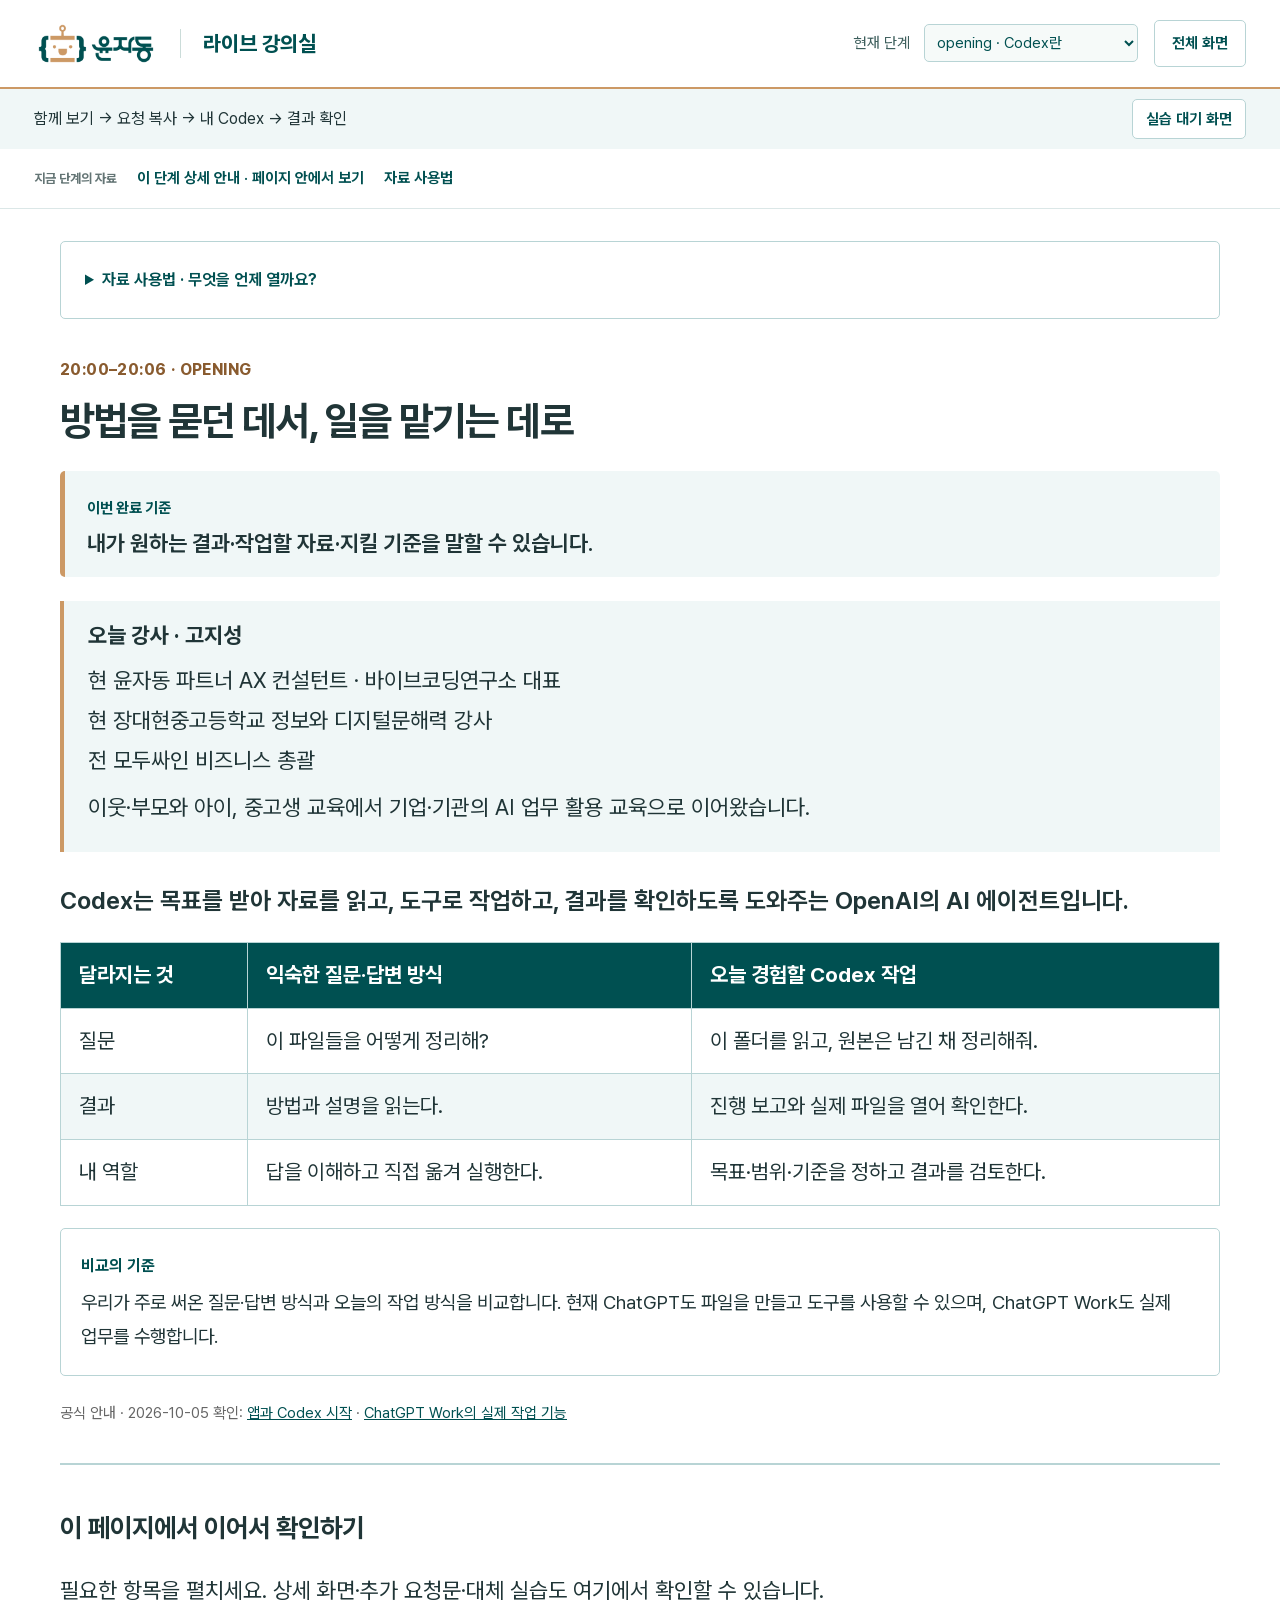
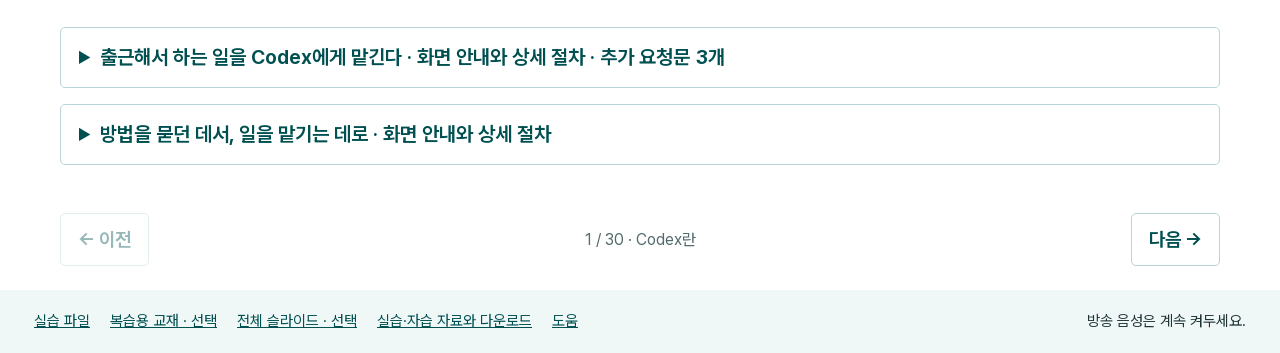
<file: site/live.html>
<!doctype html><html lang="ko"><head><meta charset="utf-8"><meta name="viewport" content="width=device-width,initial-scale=1"><title>라이브 강의실 | 윤자동 Codex 강의</title><link rel="stylesheet" href="assets/live-room.css"><link rel="stylesheet" href="assets/orientation.css"><link rel="stylesheet" href="assets/rehearsal-additions.css"><link rel="stylesheet" href="assets/showcase-expansion.css"><link rel="stylesheet" href="assets/house-design.css"><link rel="stylesheet" href="assets/materials-common.css"><link rel="stylesheet" href="assets/visual-quality.css"><meta name="live-complete-version" content="20261005"><link rel="stylesheet" href="assets/live-complete.css"></head><body data-visual-quality="20261005" data-materials-polish="20261005" class="quality-reviewed"><div class="room"><nav class="top"><a href="index.html" class="brand"><img class="room-logo" src="assets/logo.png" alt="윤자동"><span>라이브 강의실</span></a><label>현재 단계 <select id="stage-select" aria-label="강사가 부른 단계 선택"><option value="p-opening">opening · Codex란</option><option value="p-name">name · 이름 이야기</option><option value="p-preview">preview · 결과 맛보기</option><option value="p-why">why · 왜 지금</option><option value="p-pricing">pricing · 요금·사용량</option><option value="p-controls">controls · 기본 조작</option><option value="p-input">input · 대화 입력창</option><option value="p-plan-mode">plan-mode · 계획 모드</option><option value="p-goal-mode">goal-mode · 골 모드</option><option value="p-mode-start">mode-start · 모드 여는 방법</option><option value="p-capture">capture · 캡처·앱샷</option><option value="p-settings">settings · 모델·추론·권한</option><option value="p-viewer">viewer · 기록·뷰어</option><option value="p-projects">projects · 프로젝트·대화</option><option value="p-rules">rules · 반복 규칙</option><option value="p-boundary">boundary · 작업 공간과 범위</option><option value="p-warmup">warmup · 맛보기</option><option value="p-warmup-edit">warmup-edit · 말투 수정</option><option value="p-setup">setup · 폴더 준비</option><option value="p-00">00 · 위치 확인</option><option value="p-01-1">01-1 · 열 맞춤 계획</option><option value="p-01-2">01-2 · Excel 만들기</option><option value="p-01-3">01-3 · 거래·합계 대조</option><option value="p-break">break · 5분 휴식</option><option value="p-02-1">02-1 · PPT 구성안</option><option value="p-02-2">02-2 · PPT 만들기</option><option value="p-02-3">02-3 · 검토·규칙 저장</option><option value="p-showcase">showcase · 가능성 보기</option><option value="p-transfer">transfer · 다음 주 재사용</option><option value="p-finish">finish · 마무리</option><option value="p-recover">recover · 막혔을 때</option><option value="p-own-start">own-start · 수업 후</option></select></label><button id="fullscreen" type="button">전체 화면</button></nav><div class="mode"><span>함께 보기 → 요청 복사 → 내 Codex → 결과 확인</span><button id="focus" type="button" aria-pressed="false">실습 대기 화면</button></div><nav class="stage-materials" aria-label="현재 단계 연결 자료"><span>지금 단계의 자료</span><a data-stage-deck href="deck.html#s1" target="yjd-deck">설명 슬라이드</a><a data-stage-book href="#p-opening" target="yjd-textbook">이 단계 수업자료</a><a data-stage-case href="#live-case-start" target="yjd-showcase">활용 사례 부록</a><a href="#material-help" data-open-material-help>자료 사용법</a></nav><main><details id="material-help" class="material-guide"><summary>자료 사용법 · 무엇을 언제 열까요?</summary><div class="material-route"><b>설명 듣기 · 슬라이드</b><span aria-hidden="true">→</span><b class="main-route">따라 하기 · 라이브 강의실</b><span aria-hidden="true">↔</span><b>실행·결과 확인 · 내 Codex</b></div><p>자료는 세 가지입니다. 강의용 메인 슬라이드는 설명용, 실습·자습 수업자료는 상세 학습용, 라이브 강의실은 수업 진행용입니다. 초반은 슬라이드로 설명을 듣고, 기본 조작부터는 이 라이브 강의실과 Codex만 오가세요. 상세 화면·모든 요청문·대체 실습·다운로드를 해당 단계 안에 모았습니다.</p><div class="material-roles"><div><strong>강의용 메인 슬라이드</strong><p>강사가 설명하며 보여주는 그림과 핵심 문장. 수강생은 방송으로 봅니다.</p></div><div><strong>라이브 강의실</strong><p>현재 단계, 요청문 복사, 완료 기준. 수강생이 켜둘 기본 화면입니다.</p></div><div><strong>실습·자습 수업자료</strong><p>상세 설명·따라 하기·다운로드·복구 예시·활용 사례를 찾는 학습 자료입니다.</p></div></div><p>아래 연결은 같은 자료 탭을 다시 사용합니다. 수업 중에는 이 강의실과 Codex를 열어두면 됩니다. 교재와 슬라이드는 복습할 때 선택해서 보세요.</p></details><section class="stage" id="p-opening" data-label="Codex란" hidden><header><span class="eyebrow">20:00–20:06 · OPENING</span><div class="heading"><h1>방법을 묻던 데서, 일을 맡기는 데로</h1></div></header><div class="complete"><b>이번 완료 기준</b><p>내가 원하는 결과·작업할 자료·지킬 기준을 말할 수 있습니다.</p></div><div class="stage-content"><aside class="r-teacher-intro"><b>오늘 강사 · 고지성</b><p>현 윤자동 파트너 AX 컨설턴트 · 바이브코딩연구소 대표<br>현 장대현중고등학교 정보와 디지털문해력 강사<br>전 모두싸인 비즈니스 총괄</p><p>이웃·부모와 아이, 중고생 교육에서 기업·기관의 AI 업무 활용 교육으로 이어왔습니다.</p></aside><p class="lead">Codex는 목표를 받아 자료를 읽고, 도구로 작업하고, 결과를 확인하도록 도와주는 OpenAI의 AI 에이전트입니다.</p><div class="orientation-table"><table><thead><tr><th>달라지는 것</th><th>익숙한 질문·답변 방식</th><th>오늘 경험할 Codex 작업</th></tr></thead><tbody><tr><td>질문</td><td>이 파일들을 어떻게 정리해?</td><td>이 폴더를 읽고, 원본은 남긴 채 정리해줘.</td></tr><tr><td>결과</td><td>방법과 설명을 읽는다.</td><td>진행 보고와 실제 파일을 열어 확인한다.</td></tr><tr><td>내 역할</td><td>답을 이해하고 직접 옮겨 실행한다.</td><td>목표·범위·기준을 정하고 결과를 검토한다.</td></tr></tbody></table></div><div class="notice"><b>비교의 기준</b><p>우리가 주로 써온 질문·답변 방식과 오늘의 작업 방식을 비교합니다. 현재 ChatGPT도 파일을 만들고 도구를 사용할 수 있으며, ChatGPT Work도 실제 업무를 수행합니다.</p></div><p class="orientation-source">공식 안내 · 2026-10-05 확인: <a href="https://learn.chatgpt.com/docs/app" target="_blank" rel="noopener">앱과 Codex 시작</a> · <a href="https://learn.chatgpt.com/docs/get-started-with-work" target="_blank" rel="noopener">ChatGPT Work의 실제 작업 기능</a></p><div class="live-support"><h2>이 페이지에서 이어서 확인하기</h2><p>필요한 항목을 펼치세요. 상세 화면·추가 요청문·대체 실습도 여기에서 확인할 수 있습니다.</p><details class="live-detail" id="live-book-start"><summary>출근해서 하는 일을 Codex에게 맡긴다 · 화면 안내와 상세 절차 · 추가 요청문 3개</summary><div class="live-detail-body"><div class="eyebrow">01 · start</div><p class="lead">기본 조작을 익히고 실제로 사용할 업무 결과를 만든다.</p><!-- ui-guide:start --><div class="ui-guide"><h3>교재를 보며 혼자 따라 하는 방법</h3><figure class="wide"><a class="ui-shot" href="assets/codex-ui/composer.png" target="_blank" rel="noopener" aria-label="실제 입력창: 위쪽은 프로젝트·작업 컴퓨터, 아래쪽은 ＋·권한·모델·음성 버튼입니다. · 화면 확대"><img src="assets/codex-ui/composer.png" width="763" height="156" alt="실제 입력창: 위쪽은 프로젝트·작업 컴퓨터, 아래쪽은 ＋·권한·모델·음성 버튼입니다." loading="lazy"></a><figcaption>실제 입력창: 위쪽은 프로젝트·작업 컴퓨터, 아래쪽은 ＋·권한·모델·음성 버튼입니다. <b>그림을 누르면 확대됩니다.</b></figcaption></figure><ol><li>방송 또는 교재와 <b>내 Codex 앱</b>을 나란히 엽니다. 이 교재 안의 그림은 설명용 사진이므로 그림 속 버튼은 작동하지 않습니다.</li><li>왼쪽 목차에서 지금 하는 단계를 고릅니다. 휴대폰처럼 화면이 좁으면 위쪽 <b>목차</b> 버튼을 누릅니다.</li><li>이 이 페이지 상세 안내의 <b>요청문 복사</b> 버튼을 누르고, 내 Codex 입력칸을 클릭한 뒤 <b>Ctrl + V</b>로 붙여 넣습니다. 내용이 맞는지 읽고 전송합니다.</li><li>한 단계의 응답과 결과를 확인한 다음 다음 번호로 갑니다. 복습할 때도 같은 순서입니다.</li></ol><div class="ui-check"><b>이렇게 보이면 성공</b><br>입력할 곳과 요청문 복사 위치를 찾았습니다. 아직 프로그램 설치나 코드 입력은 필요하지 않습니다.</div><div class="ui-help"><b>안 되면 여기부터</b><br>사진과 버튼 위치가 조금 다르면 이름을 기준으로 찾으세요. 모르는 말은 맨 아래 용어 목록에서 찾아볼 수 있습니다.</div></div><!-- /ui-guide --><ol class="step-list"><li>기본 소개와 파일 없는 맛보기를 진행한다.</li><li>Excel 3개를 통합하고 지점별 요약과 차트를 만든다.</li><li>업무 메모와 회사 양식으로 PPT를 만들고 다음 주 자료로 재사용한다.</li></ol><aside class="r-teacher-intro"><b>오늘 강사 · 고지성</b><p>현 윤자동 파트너 AX 컨설턴트 · 바이브코딩연구소 대표<br>현 장대현중고등학교 정보와 디지털문해력 강사<br>전 모두싸인 비즈니스 총괄</p><p>이웃·부모와 아이, 중고생 교육에서 기업·기관의 AI 업무 활용 교육으로 이어왔습니다.</p></aside><div class="success"><strong>여기까지 되면 완료</strong><br>두 결과를 직접 열어보고 내 업무로 옮길 기준을 고른다.</div><div class="callout"><strong>막혔을 때</strong>실행이 어려우면 준비된 결과 예시로 검토에 참여한다.</div><div class="quick-warmups"><h2>몸풀기 두 가지 · 내 PC의 파일이 달라집니다</h2><p>ChatGPT 웹에서도 파일을 만들 수 있습니다. 여기서는 Codex에 연결한 <b>내 PC의 작업 폴더</b>에서 읽기·이름 변경·이동·문서 저장까지 이어가는 모습을 봅니다.</p><h3>먼저 준비 · 워밍업실습 폴더 연결</h3><ol><li><a href="downloads/yjd-codex-warmups.zip">워밍업 실습 파일 ZIP 받기</a>를 누르고 압축을 풉니다. 압축 안의 워밍업실습 폴더를 찾으세요.</li><li>Codex에서 새 프로젝트를 만들고 워밍업실습 폴더를 연결합니다. 입력창 위의 프로젝트 이름과 작업 폴더를 확인하세요.</li><li>탐색기에서 01_폴더정리/어질러진파일을 열어 12개 파일을 먼저 봅니다. 이번 실습에 실제 바탕화면이나 회사 폴더를 연결하지 않습니다.</li></ol><details><summary>빈 폴더에서 실습 파일을 직접 생성할 때 · 준비 요청</summary><p>ZIP 대신 빈 워밍업실습 폴더를 연결했을 때만 사용하세요. 미리 받은 파일이 있으면 건너뜁니다.</p><div class="prompt"><div class="prompt-head"><span>준비 · 가상 파일12개 생성</span><button type="button" data-copy>요청문 복사</button></div><pre>지금 선택한 워밍업실습 프로젝트 안에만 교육용 가상 자료를 만들어줘.
01_폴더정리/어질러진파일 폴더에 txt 6개, csv 4개, md 2개, 총 12개를 만들어줘.
파일명은 최종_진짜최종, 무제, 복사본, 회의록_수정본처럼 제각각으로 짓고, 파일 내용은 회의록·안내문·정산·기타를 섞어줘.
내용에 날짜를 적되 2개는 날짜 없이 만들어줘. 같은 내용 제목과 날짜를 가진 파일도 2개 넣어서 이름 충돌을 연습하게 해줘.
전부 가상 데이터로 만들고 실제 고객·계좌·개인 연락처는 넣지 마.
기존 파일이 있으면 덮어쓰지 말고 생성하지 않은 상태로 알려줘.
02_뉴스리서치/output 폴더도 만들어줘. 생성한 12개 파일 목록과 전체 경로를 알려줘.</pre></div></details><h3>① 어질러진 파일 → 내용에 맞는 폴더와 이름</h3><p>아래 요청문 하나를 일반 모드의 새 대화에 보내세요. 폴더를 정리하는 동안 탐색기를 보여주고, 응답이 끝나면 새 폴더와 정리내역을 엽니다.</p><div class="prompt"><div class="prompt-head"><span>몸풀기 ① · 폴더 정리</span><button type="button" data-copy>요청문 복사</button></div><pre>이 프로젝트의 01_폴더정리/어질러진파일 안에 있는 실습 파일을 읽고 정리해줘.

1. 파일명보다 실제 내용을 읽고 회의록 / 안내문 / 정산 / 기타로 분류해줘.
2. 이름은 YYYY-MM-DD_분류_내용 형식으로 바꾸고 확장자는 유지해줘. 날짜는 내용에 적힌 날짜를 쓰고 없으면 날짜미상으로 표시해줘. 내용 부분은 실제 제목과 상태를 반영해줘.
3. 같은 이름이 생기면 _02, _03처럼 번호를 붙여 모두 보존해줘.
4. 이동 전에 현재 12개 파일의 사본을 01_폴더정리/원본보관에 저장하고 내용이 같은지 확인해줘. 원본보관이 이미 있으면 새 이름으로 보관해줘.
5. 어질러진파일 안에 분류별 폴더를 만들고 해당 파일을 이름 변경·이동해줘. 내용은 바꾸지 말고 삭제하거나 덮어쓰지 마. 이 프로젝트 밖의 파일은 건드리지 마.
6. 변경 전 이름 / 변경 후 경로 / 분류 이유 / 내용에 적힌 날짜의 표를 01_폴더정리/정리내역.md에 새로 저장해줘. 이미 있으면 새 이름으로 저장해줘.

이 기준대로 바로 실행해줘. 마지막에 정리 전후 파일 개수와 사본·정리 파일의 내용 일치 여부를 확인하고 전체 저장 위치를 알려줘. 읽지 못하는 파일은 그대로 두고 이유를 알려줘.</pre></div><p><b>확인:</b> 정리된 파일12개, 원본보관 사본12개, 내용 일치, 날짜 없는 파일은 날짜미상, 이름이 겹치는 파일은 번호로 보존. 정리내역의 한 행과 실제 파일 내용을 비교하세요. 읽지 못한 파일은 미완료로 남깁니다.</p><h3>② 뉴스 검색 → 내 폴더의 Word 문서</h3><p><b>목표 → 맥락 → 제약 → 출력 형식</b><br>무엇을 할까 → 왜 필요한가 → 무엇을 지킬까 → 어떤 모습으로 받을까. 필수 문법이 아니라 생각을 정리하는 틀입니다.</p><p>같은 워밍업실습 프로젝트에서 새 대화를 열고 아래 요청을 보내세요. 파일을 복사해 붙이지 않아도 지정한 폴더에 결과를 저장합니다.</p><div class="prompt"><div class="prompt-head"><span>몸풀기 ② · 뉴스 리서치와 Word</span><button type="button" data-copy>요청문 복사</button></div><pre>[목표]
최근 7일의 주요 뉴스 3건을 찾아 한국어 Word 문서로 요약해줘.

[맥락]
출근 전에 한국과 세계의 주요 흐름을 빠르게 파악하고, 동료에게 공유할 문서가 필요해.
한국 시간으로 오늘을 포함한 최근 7일에 보도된 뉴스를 골라줘.

[제약]
웹에서 검색하고 원문을 직접 열어 내용과 날짜를 확인해줘.
한 분야에 치우치지 않게 고르고 사건 발생일과 보도일을 구분해줘.
모르는 날짜는 확인 필요로 표시하고, 확인한 사실과 해석을 구분해줘.
검색에 실패하면 최신 정보를 지어내지 말고 알려줘. 기존 파일은 수정하거나 덮어쓰지 마.

[출력 형식]
첫머리에 조회 시각과 검색 날짜 범위를 적어줘.
뉴스마다 제목, 사건 발생일, 보도일, 두 문장 요약, 중요한 이유, 클릭 가능한 원문 링크를 넣어줘.
이 프로젝트의 02_뉴스리서치/output/최근_7일_주요뉴스.docx로 저장해줘. 같은 이름이 있으면 날짜·시각을 붙여줘.
문서를 열어 내용과 글자 잘림을 확인하고 전체 저장 경로와 확인하지 못한 부분을 알려줘.</pre></div><p><b>확인:</b> 02_뉴스리서치/output에 실제 .docx 파일이 생겼는지 먼저 봅니다. Word 또는 앱 문서 뷰어로 열고 뉴스3건·검색 날짜 범위·날짜·원문 링크를 확인하세요. 링크 하나를 직접 열어 원문과 비교합니다.</p><p><b>막히면:</b> 검색 실패는 최신 뉴스 완성으로 취급하지 않습니다. 문서 프로그램이 없어도 파일 생성 여부와 앱 뷰어에서 확인할 수 있는 내용을 구분해 확인합니다. 생성이 오래 걸리면 다음 설명을 진행하고 완료 후 돌아옵니다.</p><p>참고: <a href="https://nh-vibecoding-autotrade.vercel.app/#s10" target="_blank" rel="noopener">NH 강의1.4 폴더 정리</a>의 내용 기반 분류·날짜·변경내역 방식을 작은 실습으로 구성했습니다. 강사 시연 후 공통 참여 실습은 뒤의 파일 없는 맛보기에서 시작합니다.</p></div></div></details><details class="live-detail" id="live-book-basic-what"><summary>방법을 묻던 데서, 일을 맡기는 데로 · 화면 안내와 상세 절차</summary><div class="live-detail-body"><div class="eyebrow">02 · basic-what</div><p class="lead">실습 전 기본 소개 · 강사 화면에서 위치와 쓰임을 확인합니다.</p><ol class="step-list"></ol><p class="lead">Codex는 목표를 받아 자료를 읽고, 도구로 작업하고, 결과를 확인하도록 도와주는 OpenAI의 AI 에이전트입니다.</p><div class="orientation-table"><table><thead><tr><th>달라지는 것</th><th>익숙한 질문·답변 방식</th><th>오늘 경험할 Codex 작업</th></tr></thead><tbody><tr><td>질문</td><td>이 파일들을 어떻게 정리해?</td><td>이 폴더를 읽고, 원본은 남긴 채 정리해줘.</td></tr><tr><td>결과</td><td>방법과 설명을 읽는다.</td><td>진행 보고와 실제 파일을 열어 확인한다.</td></tr><tr><td>내 역할</td><td>답을 이해하고 직접 옮겨 실행한다.</td><td>목표·범위·기준을 정하고 결과를 검토한다.</td></tr></tbody></table></div><div class="notice"><b>비교의 기준</b><p>우리가 주로 써온 질문·답변 방식과 오늘의 작업 방식을 비교합니다. 현재 ChatGPT도 파일을 만들고 도구를 사용할 수 있으며, ChatGPT Work도 실제 업무를 수행합니다.</p></div><p class="orientation-source">공식 안내 · 2026-10-05 확인: <a href="https://learn.chatgpt.com/docs/app" target="_blank" rel="noopener">앱과 Codex 시작</a> · <a href="https://learn.chatgpt.com/docs/get-started-with-work" target="_blank" rel="noopener">ChatGPT Work의 실제 작업 기능</a></p><div class="success"><strong>여기까지 되면 완료</strong><br>내가 원하는 결과·작업할 자료·지킬 기준을 말할 수 있습니다.</div><div class="callout"><strong>막혔을 때</strong>메뉴가 다르면 강사 화면으로 먼저 이해하고, 실제 앱에 보이는 기능과 설정을 확인합니다.</div></div></details></div></div></section><section class="stage" id="p-name" data-label="이름 이야기" hidden><header><span class="eyebrow">20:06–20:07 · NAME</span><div class="heading"><h1>Codex는 책·문서를 뜻하는 라틴어입니다</h1></div></header><div class="complete"><b>이번 완료 기준</b><p>책·문서라는 단어의 어원과 제품의 명명 의도, Code + X 농담을 구분합니다.</p></div><div class="stage-content"><div class="orientation-joke"><span>단어의 어원 · 라틴어 codex</span><strong>책 · 문서</strong><p>나무판에 기록하던 말에서<br>장을 묶은 책을 가리키는 말로</p></div><p>Codex(코덱스)는 원래 책 형태의 고문서를 가리키는 말입니다. 라틴어의 나무 덩어리·기록용 나무판에서 책이라는 의미로 이어졌습니다.</p><p class="orientation-source">어원 근거: <a href="https://www.oxfordlearnersdictionaries.com/definition/english/codex" target="_blank" rel="noopener">Oxford Learner’s Dictionaries · codex</a></p><p>단어의 어원은 확인됩니다. 다만 OpenAI가 이 제품명을 선택한 구체적 이유나 ‘살아있는 지식의 책’이라는 철학은 이번에 확인한 공식 자료에서 찾지 못했습니다. 이를 공식 설명으로 단정하지 않습니다.</p><details><summary>기억하기 위한 강사 농담 · Code + X</summary><p>“코드를 직접 안 써도 시작하니 코드 엑스!”는 강사가 만든 말장난입니다. 공식 약자나 어원은 아닙니다. AI는 뒤에서 코드를 사용할 수 있습니다.</p></details><div class="live-support"><h2>이 페이지에서 이어서 확인하기</h2><p>필요한 항목을 펼치세요. 상세 화면·추가 요청문·대체 실습도 여기에서 확인할 수 있습니다.</p><details class="live-detail" id="live-book-basic-name"><summary>Codex는 책·문서를 뜻하는 라틴어입니다 · 화면 안내와 상세 절차</summary><div class="live-detail-body"><div class="eyebrow">03 · basic-name</div><p class="lead">실습 전 기본 소개 · 강사 화면에서 위치와 쓰임을 확인합니다.</p><ol class="step-list"></ol><div class="orientation-joke"><span>단어의 어원 · 라틴어 codex</span><strong>책 · 문서</strong><p>나무판에 기록하던 말에서<br>장을 묶은 책을 가리키는 말로</p></div><p>Codex(코덱스)는 원래 책 형태의 고문서를 가리키는 말입니다. 라틴어의 나무 덩어리·기록용 나무판에서 책이라는 의미로 이어졌습니다.</p><p class="orientation-source">어원 근거: <a href="https://www.oxfordlearnersdictionaries.com/definition/english/codex" target="_blank" rel="noopener">Oxford Learner’s Dictionaries · codex</a></p><p>단어의 어원은 확인됩니다. 다만 OpenAI가 이 제품명을 선택한 구체적 이유나 ‘살아있는 지식의 책’이라는 철학은 이번에 확인한 공식 자료에서 찾지 못했습니다. 이를 공식 설명으로 단정하지 않습니다.</p><details><summary>기억하기 위한 강사 농담 · Code + X</summary><p>“코드를 직접 안 써도 시작하니 코드 엑스!”는 강사가 만든 말장난입니다. 공식 약자나 어원은 아닙니다. AI는 뒤에서 코드를 사용할 수 있습니다.</p></details><div class="success"><strong>여기까지 되면 완료</strong><br>책·문서라는 단어의 어원과 제품의 명명 의도, Code + X 농담을 구분합니다.</div><div class="callout"><strong>막혔을 때</strong>메뉴가 다르면 강사 화면으로 먼저 이해하고, 실제 앱에 보이는 기능과 설정을 확인합니다.</div></div></details></div></div></section><section class="stage" id="p-preview" data-label="결과 맛보기" hidden><header><span class="eyebrow">초반 5~7분 · PREVIEW</span><div class="heading"><h1>서툰 지금도, 실제 일을 맡길 수 있습니다.</h1></div></header><div class="complete"><b>이번 완료 기준</b><p>내가 기술의 세부 절차를 모두 배워야만 시작할 수 있는 것은 아님을 이해합니다.</p></div><div class="stage-content"><div class="quick-warmups"><h2>몸풀기 두 가지 · 내 PC의 파일이 달라집니다</h2><p>ChatGPT 웹에서도 파일을 만들 수 있습니다. 여기서는 Codex에 연결한 <b>내 PC의 작업 폴더</b>에서 읽기·이름 변경·이동·문서 저장까지 이어가는 모습을 봅니다.</p><h3>먼저 준비 · 워밍업실습 폴더 연결</h3><ol><li><a href="downloads/yjd-codex-warmups.zip">워밍업 실습 파일 ZIP 받기</a>를 누르고 압축을 풉니다. 압축 안의 워밍업실습 폴더를 찾으세요.</li><li>Codex에서 새 프로젝트를 만들고 워밍업실습 폴더를 연결합니다. 입력창 위의 프로젝트 이름과 작업 폴더를 확인하세요.</li><li>탐색기에서 01_폴더정리/어질러진파일을 열어 12개 파일을 먼저 봅니다. 이번 실습에 실제 바탕화면이나 회사 폴더를 연결하지 않습니다.</li></ol><details><summary>빈 폴더에서 실습 파일을 직접 생성할 때 · 준비 요청</summary><p>ZIP 대신 빈 워밍업실습 폴더를 연결했을 때만 사용하세요. 미리 받은 파일이 있으면 건너뜁니다.</p><div class="prompt"><div class="prompt-head"><span>준비 · 가상 파일12개 생성</span><button type="button" data-copy>요청문 복사</button></div><pre>지금 선택한 워밍업실습 프로젝트 안에만 교육용 가상 자료를 만들어줘.
01_폴더정리/어질러진파일 폴더에 txt 6개, csv 4개, md 2개, 총 12개를 만들어줘.
파일명은 최종_진짜최종, 무제, 복사본, 회의록_수정본처럼 제각각으로 짓고, 파일 내용은 회의록·안내문·정산·기타를 섞어줘.
내용에 날짜를 적되 2개는 날짜 없이 만들어줘. 같은 내용 제목과 날짜를 가진 파일도 2개 넣어서 이름 충돌을 연습하게 해줘.
전부 가상 데이터로 만들고 실제 고객·계좌·개인 연락처는 넣지 마.
기존 파일이 있으면 덮어쓰지 말고 생성하지 않은 상태로 알려줘.
02_뉴스리서치/output 폴더도 만들어줘. 생성한 12개 파일 목록과 전체 경로를 알려줘.</pre></div></details><h3>① 어질러진 파일 → 내용에 맞는 폴더와 이름</h3><p>아래 요청문 하나를 일반 모드의 새 대화에 보내세요. 폴더를 정리하는 동안 탐색기를 보여주고, 응답이 끝나면 새 폴더와 정리내역을 엽니다.</p><div class="prompt"><div class="prompt-head"><span>몸풀기 ① · 폴더 정리</span><button type="button" data-copy>요청문 복사</button></div><pre>이 프로젝트의 01_폴더정리/어질러진파일 안에 있는 실습 파일을 읽고 정리해줘.

1. 파일명보다 실제 내용을 읽고 회의록 / 안내문 / 정산 / 기타로 분류해줘.
2. 이름은 YYYY-MM-DD_분류_내용 형식으로 바꾸고 확장자는 유지해줘. 날짜는 내용에 적힌 날짜를 쓰고 없으면 날짜미상으로 표시해줘. 내용 부분은 실제 제목과 상태를 반영해줘.
3. 같은 이름이 생기면 _02, _03처럼 번호를 붙여 모두 보존해줘.
4. 이동 전에 현재 12개 파일의 사본을 01_폴더정리/원본보관에 저장하고 내용이 같은지 확인해줘. 원본보관이 이미 있으면 새 이름으로 보관해줘.
5. 어질러진파일 안에 분류별 폴더를 만들고 해당 파일을 이름 변경·이동해줘. 내용은 바꾸지 말고 삭제하거나 덮어쓰지 마. 이 프로젝트 밖의 파일은 건드리지 마.
6. 변경 전 이름 / 변경 후 경로 / 분류 이유 / 내용에 적힌 날짜의 표를 01_폴더정리/정리내역.md에 새로 저장해줘. 이미 있으면 새 이름으로 저장해줘.

이 기준대로 바로 실행해줘. 마지막에 정리 전후 파일 개수와 사본·정리 파일의 내용 일치 여부를 확인하고 전체 저장 위치를 알려줘. 읽지 못하는 파일은 그대로 두고 이유를 알려줘.</pre></div><p><b>확인:</b> 정리된 파일12개, 원본보관 사본12개, 내용 일치, 날짜 없는 파일은 날짜미상, 이름이 겹치는 파일은 번호로 보존. 정리내역의 한 행과 실제 파일 내용을 비교하세요. 읽지 못한 파일은 미완료로 남깁니다.</p><h3>② 뉴스 검색 → 내 폴더의 Word 문서</h3><p><b>목표 → 맥락 → 제약 → 출력 형식</b><br>무엇을 할까 → 왜 필요한가 → 무엇을 지킬까 → 어떤 모습으로 받을까. 필수 문법이 아니라 생각을 정리하는 틀입니다.</p><p>같은 워밍업실습 프로젝트에서 새 대화를 열고 아래 요청을 보내세요. 파일을 복사해 붙이지 않아도 지정한 폴더에 결과를 저장합니다.</p><div class="prompt"><div class="prompt-head"><span>몸풀기 ② · 뉴스 리서치와 Word</span><button type="button" data-copy>요청문 복사</button></div><pre>[목표]
최근 7일의 주요 뉴스 3건을 찾아 한국어 Word 문서로 요약해줘.

[맥락]
출근 전에 한국과 세계의 주요 흐름을 빠르게 파악하고, 동료에게 공유할 문서가 필요해.
한국 시간으로 오늘을 포함한 최근 7일에 보도된 뉴스를 골라줘.

[제약]
웹에서 검색하고 원문을 직접 열어 내용과 날짜를 확인해줘.
한 분야에 치우치지 않게 고르고 사건 발생일과 보도일을 구분해줘.
모르는 날짜는 확인 필요로 표시하고, 확인한 사실과 해석을 구분해줘.
검색에 실패하면 최신 정보를 지어내지 말고 알려줘. 기존 파일은 수정하거나 덮어쓰지 마.

[출력 형식]
첫머리에 조회 시각과 검색 날짜 범위를 적어줘.
뉴스마다 제목, 사건 발생일, 보도일, 두 문장 요약, 중요한 이유, 클릭 가능한 원문 링크를 넣어줘.
이 프로젝트의 02_뉴스리서치/output/최근_7일_주요뉴스.docx로 저장해줘. 같은 이름이 있으면 날짜·시각을 붙여줘.
문서를 열어 내용과 글자 잘림을 확인하고 전체 저장 경로와 확인하지 못한 부분을 알려줘.</pre></div><p><b>확인:</b> 02_뉴스리서치/output에 실제 .docx 파일이 생겼는지 먼저 봅니다. Word 또는 앱 문서 뷰어로 열고 뉴스3건·검색 날짜 범위·날짜·원문 링크를 확인하세요. 링크 하나를 직접 열어 원문과 비교합니다.</p><p><b>막히면:</b> 검색 실패는 최신 뉴스 완성으로 취급하지 않습니다. 문서 프로그램이 없어도 파일 생성 여부와 앱 뷰어에서 확인할 수 있는 내용을 구분해 확인합니다. 생성이 오래 걸리면 다음 설명을 진행하고 완료 후 돌아옵니다.</p><p>참고: <a href="https://nh-vibecoding-autotrade.vercel.app/#s10" target="_blank" rel="noopener">NH 강의1.4 폴더 정리</a>의 내용 기반 분류·날짜·변경내역 방식을 작은 실습으로 구성했습니다. 강사 시연 후 공통 참여 실습은 뒤의 파일 없는 맛보기에서 시작합니다.</p></div><details><summary>후반 활용 사례에서 이어서 볼 내용</summary><p class="lead">짧은 부탁 → 여러 단계의 실행 → 내가 확인</p><div class="tiles"><div><b>만들고 · 연결하고</b><p>기차표 도우미 · 메일에서 준비 일정까지</p></div><div><b>직접 조작하고</b><p>OBS로 Codex 시연을 녹화하는 일까지</p></div></div><p>원하는 일은 내가 정하고, 실행 방법과 여러 단계를 AI에게 맡깁니다. 기술 용어를 모두 외우기 전에도 작은 실제 일부터 시작할 수 있습니다.</p><a class="download" href="#live-case-start">세 가지 활용 사례 보기</a></details></div></section><section class="stage" id="p-why" data-label="왜 지금" hidden><header><span class="eyebrow">20:09–20:12 · WHY</span><div class="heading"><h1>변화는 가볍게 보지 말자. 시작은 어렵게 생각하지 말자.</h1></div></header><div class="complete"><b>이번 완료 기준</b><p>오늘 맡겨보고 싶은 작은 일 하나를 떠올립니다.</p></div><div class="stage-content"><p class="lead">변화는 가볍게 보지 말자.<br>시작은 어렵게 생각하지 말자.</p><div class="tiles"><div><b>일과 가족의 기회</b><p>도구가 바꾸는 일을 직접 경험하며, 내 업무에서 판단할 기준을 만듭니다.</p></div><div><b>작은 일부터 시작</b><p>모든 기능을 배울 때까지 기다리지 않습니다. 오늘은 Excel 통합과 주간 보고 PPT 제작을 해봅니다.</p></div></div><p>처음 결과를 그대로 믿기보다, 써보고 한 가지씩 고칩니다. 얼마나 도움이 되는지는 실제 내 일에 적용하고 확인합니다.</p><div class="live-support"><h2>이 페이지에서 이어서 확인하기</h2><p>필요한 항목을 펼치세요. 상세 화면·추가 요청문·대체 실습도 여기에서 확인할 수 있습니다.</p><details class="live-detail" id="live-book-basic-why"><summary>변화는 가볍게 보지 말자. 시작은 어렵게 생각하지 말자. · 화면 안내와 상세 절차</summary><div class="live-detail-body"><div class="eyebrow">04 · basic-why</div><p class="lead">실습 전 기본 소개 · 강사 화면에서 위치와 쓰임을 확인합니다.</p><ol class="step-list"></ol><p class="lead">변화는 가볍게 보지 말자.<br>시작은 어렵게 생각하지 말자.</p><div class="tiles"><div><b>일과 가족의 기회</b><p>도구가 바꾸는 일을 직접 경험하며, 내 업무에서 판단할 기준을 만듭니다.</p></div><div><b>작은 일부터 시작</b><p>모든 기능을 배울 때까지 기다리지 않습니다. 오늘은 Excel 통합과 주간 보고 PPT 제작을 해봅니다.</p></div></div><p>처음 결과를 그대로 믿기보다, 써보고 한 가지씩 고칩니다. 얼마나 도움이 되는지는 실제 내 일에 적용하고 확인합니다.</p><div class="success"><strong>여기까지 되면 완료</strong><br>오늘 맡겨보고 싶은 작은 일 하나를 떠올립니다.</div><div class="callout"><strong>막혔을 때</strong>메뉴가 다르면 강사 화면으로 먼저 이해하고, 실제 앱에 보이는 기능과 설정을 확인합니다.</div></div></details></div></div></section><section class="stage" id="p-pricing" data-label="요금·사용량" hidden><header><span class="eyebrow">20:12–20:14 · PRICING</span><div class="heading"><h1>요금제는 이용권, 사용량은 남은 연료</h1></div></header><div class="complete"><b>이번 완료 기준</b><p>내 계정의 사용 가능 모델·잔여량·초기화 시각을 확인합니다.</p></div><div class="stage-content"><p class="lead">유료 가입이 무조건 필수는 아닙니다. 먼저 내 계정에서 쓸 수 있는 모델과 남은 사용량을 확인합니다.</p><div class="orientation-table pricing-table"><table><thead><tr><th>개인 요금제</th><th>월 요금 · 원화 기준</th><th>Codex 접근의 핵심</th></tr></thead><tbody><tr><td>Free</td><td>0원</td><td>무료 범위 · 계정의 모델 목록 확인</td></tr><tr><td>Go</td><td>한국 공식 페이지에서 확인</td><td>데스크톱 Luna · 순차 적용</td></tr><tr><td>Plus</td><td>한국 공식 페이지에서 확인</td><td>Luna · Terra · Sol · Astra / 계정별 목록 확인</td></tr><tr><td>Pro</td><td>선택 등급별 원화 금액 확인</td><td>Plus 기능 + 티어별 사용 한도</td></tr></tbody></table></div><p class="orientation-source"><b>원화 금액 확인:</b> 2026-10-05 기준 유료 원화 금액은 미확인입니다. <a href="https://chatgpt.com/ko-KR/pricing/" target="_blank" rel="noopener">한국 공식 요금 페이지 열기</a>와 내 결제창에서 통화·최종 금액·결제 주기를 확인하세요.</p><p>한국 수강생은 원화로 표시된 최종 금액을 확인합니다. 웹·앱스토어 등 결제 경로에 따라 표시와 조건이 다를 수 있습니다. Free·Go의 Luna는 데스크톱 Standard 기준이며 순차 적용됩니다. GPT-6.1 Sol은 Plus 이상 출시 대상이고 Free·Go는 제외됩니다. Astra의 추론 옵션도 요금제·환경별로 다를 수 있습니다.</p><details><summary>요금제별 기능과 조직용 요금제</summary><p>Plus·Pro는 로컬 파일 작업과 클라우드, 플러그인, 예약, 이미지 생성·편집, 음성 기능을 지원합니다. 실제 이용에는 지역·출시·연결·관리자 조건이 따릅니다. Codex의 이미지 생성은 Free에서 지원하지 않습니다. Free·Go의 다른 기능을 유료 요금제와 동일하다고 전제하지 않습니다.</p><div class="orientation-table pricing-table"><table><thead><tr><th>조직용</th><th>공식 표시 가격</th><th>수업에서 알아둘 점</th></tr></thead><tbody><tr><td>Business</td><td>원화 금액은 한국 공식/결제 페이지에서 확인 · 2인 이상</td><td>조직 관리 기능. Standard 좌석의 아래 사용량은 Plus와 같음</td></tr><tr><td>Enterprise / Edu</td><td>계약에 따라 결정</td><td>관리자가 모델·기능을 허용해야 함. 유연 과금은 크레딧 기준</td></tr></tbody></table></div><p>Enterprise·Edu의 GPT-6.1 Sol은 관리자 활성화가 필요합니다. API 키 사용은 ChatGPT 구독과 별도 과금이며 이번 수업의 준비물이 아닙니다.</p></details><details><summary>얼마나 일을 시킬 수 있나요? · 공식 추정 범위</summary><div class="orientation-table pricing-table"><table><thead><tr><th>모델</th><th>Plus · 로컬 메시지 추정 / 5시간</th><th>우리 실습에 적용할 예시</th></tr></thead><tbody><tr><td>GPT-6 Luna</td><td>350–3,000</td><td>규칙이 분명한 분류·추출·짧은 수정</td></tr><tr><td>GPT-6.1 Sol</td><td>15–160</td><td>여러 메모 대조·문서 생성과 수정</td></tr><tr><td>GPT-6 Astra</td><td>5–45</td><td>복잡한 판단·해결이 어려운 작업</td></tr><tr><td>GPT-5.6 Terra</td><td>현재 공식 표에 별도 수치 없음</td><td>이전 세대 균형형 · 명확한 업무</td></tr></tbody></table></div><p>위 수치는 Plus와 Standard Business의 로컬 메시지 추정치입니다. 표의 모델별 횟수를 더하거나 각각 별도 몫으로 계산하지 않습니다. 메시지 1개가 문서 1개·작업 1건을 뜻하지 않습니다. 모델·자료 양·대화 맥락·추론·도구 사용에 따라 소모량이 달라집니다.</p><p>로컬·클라우드와 ChatGPT Work는 사용량을 공유하고 주간 한도가 적용될 수 있습니다. 현재 Pro에는 5시간 한도가 없다고 안내하지만 무제한 작업을 뜻하지 않습니다. Free·Go 및 Pro 티어별 확정 작업 건수는 확인한 문서에 없으므로 계정 사용량 화면을 기준으로 합니다.</p></details><div class="notice"><b>같은 요금제로 더 유용하게 쓰기 · 강의 적용 예시</b><p>Terra는 현재 GPT-5.6 Terra로 남아 있는 이전 세대 균형형 모델입니다. 단순하고 명확한 업무에서 검토할 수 있습니다. 규칙이 분명한 파일 분류·짧은 수정은 Luna, 메모 여러 개를 대조해 문서로 만들 때는 Sol, 어려운 판단에는 Astra를 검토합니다. 가벼운 모델의 결과가 기준에 못 미치면 요청과 자료를 정리하고 모델을 높입니다.</p><p>처음에는 표시된 기본 추론 설정과 Standard 속도로 시작합니다. 매번 최대 추론을 고르지 않습니다. Fast는 포함 사용량을 Standard의2.5배 속도로 소모합니다. 이는 작업이2.5배 빨라진다는 뜻이 아닙니다.</p></div><p><a class="btn" href="https://chatgpt.com/codex/settings/usage" target="_blank" rel="noopener">내 사용량·초기화 시각 확인</a></p><p>한도에 닿으면 초기화 시각을 확인하고 이어갑니다. Plus·Pro는 추가 크레딧 구매 선택지도 있습니다. 구매가 이번 실습의 필수 조건은 아닙니다. 모델이 안 보이거나 한도가 부족하면 강사 시연으로 관찰 참여한 뒤 복습하세요. 특정 요금제로 수업 실습 완주를 보장하지 않습니다.</p><p class="orientation-source">2026-10-05 공식 안내 확인 · <a href="https://learn.chatgpt.com/docs/pricing">요금·한도</a> · <a href="https://learn.chatgpt.com/docs/models">모델·접근 조건</a> · <a href="https://learn.chatgpt.com/docs/agent-configuration/speed">속도와 사용량</a></p><div class="live-support"><h2>이 페이지에서 이어서 확인하기</h2><p>필요한 항목을 펼치세요. 상세 화면·추가 요청문·대체 실습도 여기에서 확인할 수 있습니다.</p><details class="live-detail" id="live-book-basic-pricing"><summary>요금제는 이용권, 사용량은 남은 연료 · 화면 안내와 상세 절차</summary><div class="live-detail-body"><div class="eyebrow">05 · basic-pricing</div><p class="lead">실습 전 기본 소개 · 강사 화면에서 위치와 쓰임을 확인합니다.</p><!-- ui-guide:basic-pricing --><div class="ui-guide"><h3>가격과 실제 사용 가능 모델 확인하기</h3><figure class="narrow"><a class="ui-shot" href="assets/codex-ui/models.png" target="_blank" rel="noopener" aria-label="모델 이름을 한 번 더 누르면 전체 목록이 열립니다. GPT-5.6 Terra도 실제로 표시됩니다. · 화면 확대"><img src="assets/codex-ui/models.png" width="280" height="367" alt="모델 이름을 한 번 더 누르면 전체 목록이 열립니다. GPT-5.6 Terra도 실제로 표시됩니다." loading="lazy"></a><figcaption>모델 이름을 한 번 더 누르면 전체 목록이 열립니다. GPT-5.6 Terra도 실제로 표시됩니다. <b>그림을 누르면 확대됩니다.</b></figcaption></figure><ol><li><a href="https://chatgpt.com/ko-KR/pricing/" target="_blank" rel="noopener">한국 공식 요금 페이지</a>를 열고 개인 요금제를 확인합니다. 유료 플랜은 원화 금액과 월·연 결제 구분을 읽습니다.</li><li>내 Codex 입력창의 모델 이름을 누르고 실제 선택 가능한 모델을 확인합니다. 사진은 강사 계정의 목록입니다.</li><li><a href="https://chatgpt.com/codex/settings/usage" target="_blank" rel="noopener">내 사용량 화면</a>에서 남은 사용량과 초기화 시각을 봅니다. 로그인이 필요한 경우 내 계정으로 확인합니다.</li><li>가격, 모델 제공 여부, 현재 잔여량을 각각 확인합니다. 요금제만 같다고 모두 같은 모델·횟수가 보이는 것은 아닙니다.</li></ol><div class="ui-check"><b>이렇게 보이면 성공</b><br>내 계정의 요금제와 선택 가능한 모델, 잔여량을 구분해서 확인했습니다.</div><div class="ui-help"><b>안 되면 여기부터</b><br>공식 페이지에 숫자가 비어 있으면 그 값을 추측하거나 달러를 환산해 쓰지 않습니다. 새로고침 또는 내 계정의 결제 화면에서 원화 최종액을 확인하세요. 구매는 오늘 실습의 필수 단계가 아닙니다.</div></div><!-- /ui-guide --><ol class="step-list"></ol><p class="lead">유료 가입이 무조건 필수는 아닙니다. 먼저 내 계정에서 쓸 수 있는 모델과 남은 사용량을 확인합니다.</p><div class="orientation-table pricing-table"><table><thead><tr><th>개인 요금제</th><th>월 요금 · 원화 기준</th><th>Codex 접근의 핵심</th></tr></thead><tbody><tr><td>Free</td><td>0원</td><td>무료 범위 · 계정의 모델 목록 확인</td></tr><tr><td>Go</td><td>한국 공식 페이지에서 확인</td><td>데스크톱 Luna · 순차 적용</td></tr><tr><td>Plus</td><td>한국 공식 페이지에서 확인</td><td>Luna · Terra · Sol · Astra / 계정별 목록 확인</td></tr><tr><td>Pro</td><td>선택 등급별 원화 금액 확인</td><td>Plus 기능 + 티어별 사용 한도</td></tr></tbody></table></div><p class="orientation-source"><b>원화 금액 확인:</b> 2026-10-05 기준 유료 원화 금액은 미확인입니다. <a href="https://chatgpt.com/ko-KR/pricing/" target="_blank" rel="noopener">한국 공식 요금 페이지 열기</a>와 내 결제창에서 통화·최종 금액·결제 주기를 확인하세요.</p><p>한국 수강생은 원화로 표시된 최종 금액을 확인합니다. 웹·앱스토어 등 결제 경로에 따라 표시와 조건이 다를 수 있습니다. Free·Go의 Luna는 데스크톱 Standard 기준이며 순차 적용됩니다. GPT-6.1 Sol은 Plus 이상 출시 대상이고 Free·Go는 제외됩니다. Astra의 추론 옵션도 요금제·환경별로 다를 수 있습니다.</p><details><summary>요금제별 기능과 조직용 요금제</summary><p>Plus·Pro는 로컬 파일 작업과 클라우드, 플러그인, 예약, 이미지 생성·편집, 음성 기능을 지원합니다. 실제 이용에는 지역·출시·연결·관리자 조건이 따릅니다. Codex의 이미지 생성은 Free에서 지원하지 않습니다. Free·Go의 다른 기능을 유료 요금제와 동일하다고 전제하지 않습니다.</p><div class="orientation-table pricing-table"><table><thead><tr><th>조직용</th><th>공식 표시 가격</th><th>수업에서 알아둘 점</th></tr></thead><tbody><tr><td>Business</td><td>원화 금액은 한국 공식/결제 페이지에서 확인 · 2인 이상</td><td>조직 관리 기능. Standard 좌석의 아래 사용량은 Plus와 같음</td></tr><tr><td>Enterprise / Edu</td><td>계약에 따라 결정</td><td>관리자가 모델·기능을 허용해야 함. 유연 과금은 크레딧 기준</td></tr></tbody></table></div><p>Enterprise·Edu의 GPT-6.1 Sol은 관리자 활성화가 필요합니다. API 키 사용은 ChatGPT 구독과 별도 과금이며 이번 수업의 준비물이 아닙니다.</p></details><details><summary>얼마나 일을 시킬 수 있나요? · 공식 추정 범위</summary><div class="orientation-table pricing-table"><table><thead><tr><th>모델</th><th>Plus · 로컬 메시지 추정 / 5시간</th><th>우리 실습에 적용할 예시</th></tr></thead><tbody><tr><td>GPT-6 Luna</td><td>350–3,000</td><td>규칙이 분명한 분류·추출·짧은 수정</td></tr><tr><td>GPT-6.1 Sol</td><td>15–160</td><td>여러 메모 대조·문서 생성과 수정</td></tr><tr><td>GPT-6 Astra</td><td>5–45</td><td>복잡한 판단·해결이 어려운 작업</td></tr><tr><td>GPT-5.6 Terra</td><td>현재 공식 표에 별도 수치 없음</td><td>이전 세대 균형형 · 명확한 업무</td></tr></tbody></table></div><p>위 수치는 Plus와 Standard Business의 로컬 메시지 추정치입니다. 표의 모델별 횟수를 더하거나 각각 별도 몫으로 계산하지 않습니다. 메시지 1개가 문서 1개·작업 1건을 뜻하지 않습니다. 모델·자료 양·대화 맥락·추론·도구 사용에 따라 소모량이 달라집니다.</p><p>로컬·클라우드와 ChatGPT Work는 사용량을 공유하고 주간 한도가 적용될 수 있습니다. 현재 Pro에는 5시간 한도가 없다고 안내하지만 무제한 작업을 뜻하지 않습니다. Free·Go 및 Pro 티어별 확정 작업 건수는 확인한 문서에 없으므로 계정 사용량 화면을 기준으로 합니다.</p></details><div class="notice"><b>같은 요금제로 더 유용하게 쓰기 · 강의 적용 예시</b><p>Terra는 현재 GPT-5.6 Terra로 남아 있는 이전 세대 균형형 모델입니다. 단순하고 명확한 업무에서 검토할 수 있습니다. 규칙이 분명한 파일 분류·짧은 수정은 Luna, 메모 여러 개를 대조해 문서로 만들 때는 Sol, 어려운 판단에는 Astra를 검토합니다. 가벼운 모델의 결과가 기준에 못 미치면 요청과 자료를 정리하고 모델을 높입니다.</p><p>처음에는 표시된 기본 추론 설정과 Standard 속도로 시작합니다. 매번 최대 추론을 고르지 않습니다. Fast는 포함 사용량을 Standard의2.5배 속도로 소모합니다. 이는 작업이2.5배 빨라진다는 뜻이 아닙니다.</p></div><p><a class="btn" href="https://chatgpt.com/codex/settings/usage" target="_blank" rel="noopener">내 사용량·초기화 시각 확인</a></p><p>한도에 닿으면 초기화 시각을 확인하고 이어갑니다. Plus·Pro는 추가 크레딧 구매 선택지도 있습니다. 구매가 이번 실습의 필수 조건은 아닙니다. 모델이 안 보이거나 한도가 부족하면 강사 시연으로 관찰 참여한 뒤 복습하세요. 특정 요금제로 수업 실습 완주를 보장하지 않습니다.</p><p class="orientation-source">2026-10-05 공식 안내 확인 · <a href="https://learn.chatgpt.com/docs/pricing">요금·한도</a> · <a href="https://learn.chatgpt.com/docs/models">모델·접근 조건</a> · <a href="https://learn.chatgpt.com/docs/agent-configuration/speed">속도와 사용량</a></p><div class="success"><strong>여기까지 되면 완료</strong><br>내 계정의 사용 가능 모델·잔여량·초기화 시각을 확인합니다.</div><div class="callout"><strong>막혔을 때</strong>메뉴가 다르면 강사 화면으로 먼저 이해하고, 실제 앱에 보이는 기능과 설정을 확인합니다.</div></div></details></div></div></section><section class="stage" id="p-controls" data-label="기본 조작" hidden><header><span class="eyebrow">20:14–20:15 · CONTROLS</span><div class="heading"><h1>오늘은 운전에 필요한 기본 조작만</h1></div></header><div class="complete"><b>이번 완료 기준</b><p>요청·멈춤·방향 수정·설정의 위치를 강사 화면에서 찾습니다.</p></div><div class="stage-content"><div class="notice"><b>여기부터 라이브 강의실 + Codex로 진행합니다</b><p>설명과 요청문은 이 페이지에서 확인하고, 실제 조작과 결과 확인 때만 Codex로 전환하세요. 아래 다음 버튼으로 수업을 이어갑니다.</p></div><p class="lead">가속페달 · 브레이크 · 핸들 · 기어</p><div class="drive-grid"><div><span>가속페달</span><strong>요청을 보내기</strong><p>원하는 결과를 말하고 일을 시작합니다.</p></div><div><span>브레이크</span><strong>멈춤과 승인</strong><p>진행을 멈추거나 실행 전 확인을 요청합니다.</p></div><div><span>핸들</span><strong>방향과 범위</strong><p>자료 위치·지킬 기준·수정할 한 가지를 정합니다.</p></div><div><span>기어</span><strong>모델과 추론</strong><p>일에 맞는 모델과 생각할 정도를 선택합니다.</p></div></div><p>모든 버튼을 외울 필요는 없습니다. 어디에 부탁하고, 어떻게 멈추고, 무엇을 확인하는지만 먼저 익힙니다.</p><p>플러그인·예약·dot은 이어서 배울 주제입니다. 자세한 사용은 후속 라이브와 다른 파트너 컨설턴트 강의에서 차근차근 다룹니다.</p><div class="live-support"><h2>이 페이지에서 이어서 확인하기</h2><p>필요한 항목을 펼치세요. 상세 화면·추가 요청문·대체 실습도 여기에서 확인할 수 있습니다.</p><details class="live-detail" id="live-book-basic-controls"><summary>오늘은 운전에 필요한 기본 조작만 · 화면 안내와 상세 절차</summary><div class="live-detail-body"><div class="eyebrow">06 · basic-controls</div><p class="lead">실습 전 기본 소개 · 강사 화면에서 위치와 쓰임을 확인합니다.</p><!-- ui-guide:basic-controls --><div class="ui-guide"><h3>입력창에서 먼저 찾을 네 곳</h3><figure class="wide"><a class="ui-shot" href="assets/codex-ui/composer.png" target="_blank" rel="noopener" aria-label="실제 입력창: 위쪽은 프로젝트·작업 컴퓨터, 아래쪽은 ＋·권한·모델·음성 버튼입니다. · 화면 확대"><img src="assets/codex-ui/composer.png" width="763" height="156" alt="실제 입력창: 위쪽은 프로젝트·작업 컴퓨터, 아래쪽은 ＋·권한·모델·음성 버튼입니다." loading="lazy"></a><figcaption>실제 입력창: 위쪽은 프로젝트·작업 컴퓨터, 아래쪽은 ＋·권한·모델·음성 버튼입니다. <b>그림을 누르면 확대됩니다.</b></figcaption></figure><figure class="wide"><a class="ui-shot" href="assets/codex-ui/running-stop.png" target="_blank" rel="noopener" aria-label="실제 작업 중 입력창: 오른쪽 검은 원 안의 흰 네모가 중지 버튼입니다. 이 사진의 작업을 중단하라는 뜻은 아닙니다. · 화면 확대"><img src="assets/codex-ui/running-stop.png" width="747" height="111" alt="실제 작업 중 입력창: 오른쪽 검은 원 안의 흰 네모가 중지 버튼입니다. 이 사진의 작업을 중단하라는 뜻은 아닙니다." loading="lazy"></a><figcaption>실제 작업 중 입력창: 오른쪽 검은 원 안의 흰 네모가 중지 버튼입니다. 이 사진의 작업을 중단하라는 뜻은 아닙니다. <b>그림을 누르면 확대됩니다.</b></figcaption></figure><ol><li><b>가운데 큰 빈칸</b>은 부탁을 적는 곳입니다. 글을 입력하면 오른쪽의 보내기 버튼으로 전송합니다.</li><li><b>왼쪽 ＋</b>는 자료 첨부와 모드 메뉴입니다.</li><li><b>아래 모델 이름</b>을 누르면 모델·추론을 확인합니다. 처음에는 기본값을 그대로 써도 됩니다.</li><li>작업이 시작되면 진행 상태를 읽습니다. 멈춰야 할 때는 현재 작업의 <b>중지</b> 버튼을 찾고, 중지됐다는 표시까지 확인합니다.</li></ol><div class="ui-check"><b>이렇게 보이면 성공</b><br>입력칸, ＋, 모델, 작업 중의 중지 위치를 구분합니다.</div><div class="ui-help"><b>안 되면 여기부터</b><br>첫 번째 사진은 전송 전, 두 번째 사진은 작업 중 상태입니다. 중지 버튼은 작업 중에 나타나므로 빈 입력창에 없다고 고장 난 것은 아닙니다.</div></div><!-- /ui-guide --><ol class="step-list"></ol><p class="lead">가속페달 · 브레이크 · 핸들 · 기어</p><div class="drive-grid"><div><span>가속페달</span><strong>요청을 보내기</strong><p>원하는 결과를 말하고 일을 시작합니다.</p></div><div><span>브레이크</span><strong>멈춤과 승인</strong><p>진행을 멈추거나 실행 전 확인을 요청합니다.</p></div><div><span>핸들</span><strong>방향과 범위</strong><p>자료 위치·지킬 기준·수정할 한 가지를 정합니다.</p></div><div><span>기어</span><strong>모델과 추론</strong><p>일에 맞는 모델과 생각할 정도를 선택합니다.</p></div></div><p>모든 버튼을 외울 필요는 없습니다. 어디에 부탁하고, 어떻게 멈추고, 무엇을 확인하는지만 먼저 익힙니다.</p><p>플러그인·예약·dot은 이어서 배울 주제입니다. 자세한 사용은 후속 라이브와 다른 파트너 컨설턴트 강의에서 차근차근 다룹니다.</p><div class="success"><strong>여기까지 되면 완료</strong><br>요청·멈춤·방향 수정·설정의 위치를 강사 화면에서 찾습니다.</div><div class="callout"><strong>막혔을 때</strong>메뉴가 다르면 강사 화면으로 먼저 이해하고, 실제 앱에 보이는 기능과 설정을 확인합니다.</div></div></details></div></div></section><section class="stage" id="p-input" data-label="대화 입력창" hidden><header><span class="eyebrow">20:15–20:17 · INPUT</span><div class="heading"><h1>입력창에는 목표와 필요한 자료를 함께</h1></div></header><div class="complete"><b>이번 완료 기준</b><p>자료만 붙이지 않고 “이 자료로 무엇을 해줘”까지 말합니다.</p></div><div class="stage-content"><div class="orientation-table"><table><thead><tr><th>형식</th><th>오늘의 설명</th></tr></thead><tbody><tr><td>텍스트</td><td>원하는 결과를 일상 언어로 씁니다.</td></tr><tr><td>이미지·화면 캡처</td><td>문제 화면을 첨부하고 어느 부분을 봐야 하는지 씁니다.</td></tr><tr><td>음성</td><td>음성 입력 또는 지원되는 음성 대화로 지시할 수 있습니다. 제공 여부는 앱·계정에서 확인합니다.</td></tr><tr><td>영상·그 밖의 파일</td><td>영상 파일을 자료로 다루는 것과 입력창이 영상을 직접 이해하는 것은 다릅니다. 지원 형식·도구를 확인하고, 필요하면 장면 캡처·대본으로 전달합니다.</td></tr></tbody></table></div><p class="orientation-source">공식 안내 · 2026-10-05 확인: <a href="https://learn.chatgpt.com/docs/image-inputs" target="_blank" rel="noopener">이미지를 요청에 사용하기</a> · <a href="https://learn.chatgpt.com/docs/features/voice" target="_blank" rel="noopener">음성 대화와 음성 입력</a></p><div class="live-support"><h2>이 페이지에서 이어서 확인하기</h2><p>필요한 항목을 펼치세요. 상세 화면·추가 요청문·대체 실습도 여기에서 확인할 수 있습니다.</p><details class="live-detail" id="live-book-basic-input"><summary>입력창에는 목표와 필요한 자료를 함께 · 화면 안내와 상세 절차</summary><div class="live-detail-body"><div class="eyebrow">07 · basic-input</div><p class="lead">실습 전 기본 소개 · 강사 화면에서 위치와 쓰임을 확인합니다.</p><!-- ui-guide:basic-input --><div class="ui-guide"><h3>글·파일·음성을 넣어보기</h3><figure class="wide"><a class="ui-shot" href="assets/codex-ui/composer.png" target="_blank" rel="noopener" aria-label="실제 입력창: 위쪽은 프로젝트·작업 컴퓨터, 아래쪽은 ＋·권한·모델·음성 버튼입니다. · 화면 확대"><img src="assets/codex-ui/composer.png" width="763" height="156" alt="실제 입력창: 위쪽은 프로젝트·작업 컴퓨터, 아래쪽은 ＋·권한·모델·음성 버튼입니다." loading="lazy"></a><figcaption>실제 입력창: 위쪽은 프로젝트·작업 컴퓨터, 아래쪽은 ＋·권한·모델·음성 버튼입니다. <b>그림을 누르면 확대됩니다.</b></figcaption></figure><figure class="wide"><a class="ui-shot" href="assets/codex-ui/plus-menu.png" target="_blank" rel="noopener" aria-label="＋ 메뉴: 파일 및 폴더, 목표, 계획 모드가 보입니다. 설치된 플러그인 목록은 사람마다 다릅니다. · 화면 확대"><img src="assets/codex-ui/plus-menu.png" width="756" height="435" alt="＋ 메뉴: 파일 및 폴더, 목표, 계획 모드가 보입니다. 설치된 플러그인 목록은 사람마다 다릅니다." loading="lazy"></a><figcaption>＋ 메뉴: 파일 및 폴더, 목표, 계획 모드가 보입니다. 설치된 플러그인 목록은 사람마다 다릅니다. <b>그림을 누르면 확대됩니다.</b></figcaption></figure><ol><li>큰 빈칸을 클릭하고 <b>무엇을 만들지</b> 한 문장으로 적습니다. 예: “이 메모로 회의 안내 두 문장을 써줘.”</li><li>자료가 필요하면 <b>＋ → 파일 및 폴더</b>를 누르고 사용할 파일을 고릅니다. 파일 선택을 마친 뒤 입력창의 첨부 이름을 확인합니다.</li><li>음성으로 적으려면 <b>작은 마이크</b>를 찾습니다. 말한 내용이 글로 들어오면 날짜·숫자·이름을 읽어 고친 다음 전송합니다.</li><li>맨 오른쪽 검은 <b>음성 파형 버튼</b>은 실시간 음성 대화용입니다. 짧은 받아쓰기와 구분합니다. 오늘은 글 입력만으로도 실습할 수 있습니다.</li></ol><div class="ui-check"><b>이렇게 보이면 성공</b><br>부탁할 내용과 필요한 첨부가 함께 보입니다. 아직 보내기 전이라면 한 번 더 수정할 수 있습니다.</div><div class="ui-help"><b>안 되면 여기부터</b><br>파일 선택 창을 닫기만 했다면 첨부가 안 됐을 수 있습니다. 입력창에 파일 이름 또는 미리보기가 있는지 먼저 확인하세요.</div></div><!-- /ui-guide --><ol class="step-list"></ol><div class="orientation-table"><table><thead><tr><th>형식</th><th>오늘의 설명</th></tr></thead><tbody><tr><td>텍스트</td><td>원하는 결과를 일상 언어로 씁니다.</td></tr><tr><td>이미지·화면 캡처</td><td>문제 화면을 첨부하고 어느 부분을 봐야 하는지 씁니다.</td></tr><tr><td>음성</td><td>음성 입력 또는 지원되는 음성 대화로 지시할 수 있습니다. 제공 여부는 앱·계정에서 확인합니다.</td></tr><tr><td>영상·그 밖의 파일</td><td>영상 파일을 자료로 다루는 것과 입력창이 영상을 직접 이해하는 것은 다릅니다. 지원 형식·도구를 확인하고, 필요하면 장면 캡처·대본으로 전달합니다.</td></tr></tbody></table></div><p class="orientation-source">공식 안내 · 2026-10-05 확인: <a href="https://learn.chatgpt.com/docs/image-inputs" target="_blank" rel="noopener">이미지를 요청에 사용하기</a> · <a href="https://learn.chatgpt.com/docs/features/voice" target="_blank" rel="noopener">음성 대화와 음성 입력</a></p><div class="success"><strong>여기까지 되면 완료</strong><br>자료만 붙이지 않고 “이 자료로 무엇을 해줘”까지 말합니다.</div><div class="callout"><strong>막혔을 때</strong>메뉴가 다르면 강사 화면으로 먼저 이해하고, 실제 앱에 보이는 기능과 설정을 확인합니다.</div></div></details></div></div></section><section class="stage" id="p-plan-mode" data-label="계획 모드" hidden><header><span class="eyebrow">20:17–20:19 · PLAN-MODE</span><div class="heading"><h1>계획 모드 · 먼저 방향 맞추기</h1></div></header><div class="complete"><b>이번 완료 기준</b><p>계획을 검토한 뒤 실행으로 전환하는 순서를 설명합니다.</p></div><div class="stage-content"><p class="lead">바로 만들기 전에, 내 의도와 기준에 맞는 계획부터 충분히 다듬습니다.</p><ol class="steps"><li>입력창의 ＋ 메뉴에서 계획 모드를 선택하거나 <code>/plan</code>을 입력해 선택합니다.</li><li>자료·목적·지킬 기준을 알려주고 필요한 질문에 답합니다. 자료 읽기·조사는 계획에 포함될 수 있습니다.</li><li>계획을 검토합니다. 작업 순서뿐 아니라 만들어질 결과와 확인 기준이 내 의도에 맞는지 봅니다.</li><li>계획이 맞으면 계획 모드를 종료하거나 화면의 구현 전환을 선택한 뒤 실행을 요청합니다.</li></ol><div class="callout"><strong>언제 쓰나요?</strong><p>보고서 구성이나 앱 기능처럼 결정할 내용이 많고, 실행 전에 방향을 합의하고 싶을 때 사용합니다. 계획 모드가 실제로 켜져 있으면 매번 “아직 만들지 마”를 덧붙일 부담이 줄어듭니다.</p></div><p>계획만 잘 나왔다고 결과 파일이 완성된 것은 아닙니다. 구현 뒤에는 실제 결과를 확인합니다.</p><p class="r-sources">OpenAI 공식 안내 · 2026-10-05 확인: <a href="https://learn.chatgpt.com/docs/reference/slash-commands">입력창 명령</a> · <a href="https://learn.chatgpt.com/docs/prompting">계획 요청</a> · <a href="https://learn.chatgpt.com/use-cases/follow-goals">목표 이어가기</a> · <a href="https://learn.chatgpt.com/docs/long-running-work">진행 제어</a></p><div class="live-support"><h2>이 페이지에서 이어서 확인하기</h2><p>필요한 항목을 펼치세요. 상세 화면·추가 요청문·대체 실습도 여기에서 확인할 수 있습니다.</p><details class="live-detail" id="live-book-basic-plan-mode"><summary>계획 모드 · 먼저 방향 맞추기 · 화면 안내와 상세 절차</summary><div class="live-detail-body"><div class="eyebrow">08 · basic-plan-mode</div><p class="lead">입력창에서 작업의 진행 방식을 선택합니다.</p><!-- ui-guide:basic-plan-mode --><div class="ui-guide"><h3>계획 모드 켜기 → 확인 → 실행 전환</h3><figure class="wide"><a class="ui-shot" href="assets/codex-ui/plus-menu.png" target="_blank" rel="noopener" aria-label="＋ 메뉴: 파일 및 폴더, 목표, 계획 모드가 보입니다. 설치된 플러그인 목록은 사람마다 다릅니다. · 화면 확대"><img src="assets/codex-ui/plus-menu.png" width="756" height="435" alt="＋ 메뉴: 파일 및 폴더, 목표, 계획 모드가 보입니다. 설치된 플러그인 목록은 사람마다 다릅니다." loading="lazy"></a><figcaption>＋ 메뉴: 파일 및 폴더, 목표, 계획 모드가 보입니다. 설치된 플러그인 목록은 사람마다 다릅니다. <b>그림을 누르면 확대됩니다.</b></figcaption></figure><figure class="wide"><a class="ui-shot" href="assets/codex-ui/plan-on.png" target="_blank" rel="noopener" aria-label="계획 모드를 켠 실제 입력창: 아래에 ‘플랜’, 입력칸에는 계획할 작업을 설명하라는 안내가 나타납니다. · 화면 확대"><img src="assets/codex-ui/plan-on.png" width="755" height="154" alt="계획 모드를 켠 실제 입력창: 아래에 ‘플랜’, 입력칸에는 계획할 작업을 설명하라는 안내가 나타납니다." loading="lazy"></a><figcaption>계획 모드를 켠 실제 입력창: 아래에 ‘플랜’, 입력칸에는 계획할 작업을 설명하라는 안내가 나타납니다. <b>그림을 누르면 확대됩니다.</b></figcaption></figure><ol><li><b>＋ → 계획 모드</b>를 누릅니다. 입력창 아래 <b>플랜</b> 표시가 생기는지 확인합니다.</li><li>할 일과 기준을 적습니다. 예: “보고서 5장을 만들려고 해. 자료를 읽고 목차와 확인할 질문부터 정리해줘.”</li><li>계획이 나오면 빠진 조건을 알려주고 고칩니다. 질문이 나오면 답하면서 내 기준을 맞춥니다.</li><li>계획이 충분해졌을 때 실행으로 전환합니다. 이 캡처 환경에서는 <b>플랜 표시를 다시 누르면 해제</b>됩니다. 해제를 확인하고 “이 계획대로 만들어줘”라고 요청합니다.</li></ol><div class="ui-check"><b>이렇게 보이면 성공</b><br>실행 전에 순서·자료·완료 기준을 검토했습니다. 계획만 받은 상태와 실제 파일 생성 완료를 구분합니다.</div><div class="ui-help"><b>안 되면 여기부터</b><br>계획 모드가 안 보이면 입력칸에서 /plan을 입력해 표시되는 명령을 선택합니다. 자연어로 계획을 부탁했어도 플랜 표시가 실제 켜졌는지는 따로 확인하세요.</div></div><!-- /ui-guide --><ol class="step-list"></ol><p class="lead">바로 만들기 전에, 내 의도와 기준에 맞는 계획부터 충분히 다듬습니다.</p><ol class="steps"><li>입력창의 ＋ 메뉴에서 계획 모드를 선택하거나 <code>/plan</code>을 입력해 선택합니다.</li><li>자료·목적·지킬 기준을 알려주고 필요한 질문에 답합니다. 자료 읽기·조사는 계획에 포함될 수 있습니다.</li><li>계획을 검토합니다. 작업 순서뿐 아니라 만들어질 결과와 확인 기준이 내 의도에 맞는지 봅니다.</li><li>계획이 맞으면 계획 모드를 종료하거나 화면의 구현 전환을 선택한 뒤 실행을 요청합니다.</li></ol><div class="callout"><strong>언제 쓰나요?</strong><p>보고서 구성이나 앱 기능처럼 결정할 내용이 많고, 실행 전에 방향을 합의하고 싶을 때 사용합니다. 계획 모드가 실제로 켜져 있으면 매번 “아직 만들지 마”를 덧붙일 부담이 줄어듭니다.</p></div><p>계획만 잘 나왔다고 결과 파일이 완성된 것은 아닙니다. 구현 뒤에는 실제 결과를 확인합니다.</p><p class="r-sources">OpenAI 공식 안내 · 2026-10-05 확인: <a href="https://learn.chatgpt.com/docs/reference/slash-commands">입력창 명령</a> · <a href="https://learn.chatgpt.com/docs/prompting">계획 요청</a> · <a href="https://learn.chatgpt.com/use-cases/follow-goals">목표 이어가기</a> · <a href="https://learn.chatgpt.com/docs/long-running-work">진행 제어</a></p><div class="success"><strong>여기까지 되면 완료</strong><br>계획을 검토한 뒤 실행으로 전환하는 순서를 설명합니다.</div><div class="callout"><strong>막혔을 때</strong>실제 표시가 다르면 / 명령 목록을 확인합니다. 골 모드는 오늘 공통 실습의 필수 조건이 아닙니다.</div></div></details></div></div></section><section class="stage" id="p-goal-mode" data-label="골 모드" hidden><header><span class="eyebrow">20:19–20:20 · GOAL-MODE</span><div class="heading"><h1>골 모드 · 완료 조건까지 이어가기</h1></div></header><div class="complete"><b>이번 완료 기준</b><p>일반 요청과 지속 목표의 차이, 멈출 조건을 구분합니다.</p></div><div class="stage-content"><p class="lead">일반 대화에도 목적은 있습니다. 골 모드는 그 목적을 대화의 지속 목표로 등록합니다.</p><div class="table-wrap"><table><thead><tr><th>구분</th><th>일반 요청</th><th>골 모드</th></tr></thead><tbody><tr><td>진행</td><td>한 요청 안에서도 여러 단계를 수행하고 결과를 보고</td><td>목표가 미완료면 여러 응답에 걸쳐 다음 작업을 이어감</td></tr><tr><td>알맞은 일</td><td>두 문장 작성, 단순 수정, 결과를 보며 직접 이끌 작업</td><td>검사 결과에 따라 수정·재검사가 반복되는 작업</td></tr><tr><td>내가 정할 것</td><td>원하는 결과와 지킬 기준</td><td>목표·완료 조건·범위·검증 방법</td></tr></tbody></table></div><div class="callout"><strong>오늘 자료로 떠올리는 예</strong><p>“이번 주 메모와 양식으로 PPT 5장을 만들고, 원문의 숫자와 모든 장의 잘림 검사를 충족할 때까지 수정해줘. 원본은 보존하고 결과는 output에 저장해줘. 검토할 수 없는 부분은 따로 알려줘.”</p></div><p>목표가 분명하고 스스로 확인할 기준이 있는 일에 적합합니다. “계속 더 좋게 해줘”처럼 끝을 정하지 않은 부탁은 피합니다. 활성화되면 입력창 위 목표 진행 표시에서 일시정지·재개·수정·해제를 관리합니다. 기능·권한·사용량 한도가 확대되는 것은 아니며, 필요한 입력이나 중지·한도에 따라 멈출 수 있습니다.</p><p>먼저 계획 모드로 완료 조건을 정리하고, 계획 검토를 마친 뒤 골 모드로 이어갈 수도 있습니다. 오늘 공통 실습에서는 강사와 단계별로 결과를 맞추므로 골 모드 실행을 필수로 요구하지 않습니다.</p><p class="r-sources">OpenAI 공식 안내 · 2026-10-05 확인: <a href="https://learn.chatgpt.com/docs/reference/slash-commands">입력창 명령</a> · <a href="https://learn.chatgpt.com/docs/prompting">계획 요청</a> · <a href="https://learn.chatgpt.com/use-cases/follow-goals">목표 이어가기</a> · <a href="https://learn.chatgpt.com/docs/long-running-work">진행 제어</a></p><div class="live-support"><h2>이 페이지에서 이어서 확인하기</h2><p>필요한 항목을 펼치세요. 상세 화면·추가 요청문·대체 실습도 여기에서 확인할 수 있습니다.</p><details class="live-detail" id="live-book-basic-goal-mode"><summary>골 모드 · 완료 조건까지 이어가기 · 화면 안내와 상세 절차</summary><div class="live-detail-body"><div class="eyebrow">09 · basic-goal-mode</div><p class="lead">입력창에서 작업의 진행 방식을 선택합니다.</p><!-- ui-guide:basic-goal-mode --><div class="ui-guide"><h3>골 모드에서 완료 기준 적기</h3><figure class="wide"><a class="ui-shot" href="assets/codex-ui/goal-on.png" target="_blank" rel="noopener" aria-label="골 모드를 켠 실제 입력창: 아래 ‘목표’ 표시와 측정 가능한 성과를 적으라는 안내가 나타납니다. · 화면 확대"><img src="assets/codex-ui/goal-on.png" width="755" height="154" alt="골 모드를 켠 실제 입력창: 아래 ‘목표’ 표시와 측정 가능한 성과를 적으라는 안내가 나타납니다." loading="lazy"></a><figcaption>골 모드를 켠 실제 입력창: 아래 ‘목표’ 표시와 측정 가능한 성과를 적으라는 안내가 나타납니다. <b>그림을 누르면 확대됩니다.</b></figcaption></figure><ol><li><b>＋ → 목표</b>를 누릅니다. Goal을 한국어 메뉴에서는 <b>목표</b>로 표시합니다.</li><li>목적과 끝낼 조건을 함께 적습니다. 예: “이 폴더의 보고서 초안을 완성해줘. 필수 항목 5개를 채우고, 자료와 숫자를 대조한 뒤 끝내줘.”</li><li>제출한 뒤 목표가 등록됐는지 확인합니다. 위 사진은 <b>전송 전 입력 상태</b>이며 목표 달성 화면은 아닙니다.</li><li>목표 진행을 보고 방향을 고칩니다. 멈출 때는 목표의 일시중지 기능이나 “이 목표를 일시중지해줘”라는 요청으로 멈춤 상태까지 확인합니다.</li></ol><div class="ui-check"><b>이렇게 보이면 성공</b><br>무엇을 위해 일하고 어떤 조건에서 끝내는지 구체적으로 적었습니다.</div><div class="ui-help"><b>안 되면 여기부터</b><br>일반 대화도 여러 단계를 수행할 수 있습니다. 골 모드는 완료 조건을 지속 목표로 관리하며 여러 응답에 걸쳐 이어간다는 점이 다릅니다. 작은 한 번의 수정은 일반 요청으로 충분합니다.</div></div><!-- /ui-guide --><ol class="step-list"></ol><p class="lead">일반 대화에도 목적은 있습니다. 골 모드는 그 목적을 대화의 지속 목표로 등록합니다.</p><div class="table-wrap"><table><thead><tr><th>구분</th><th>일반 요청</th><th>골 모드</th></tr></thead><tbody><tr><td>진행</td><td>한 요청 안에서도 여러 단계를 수행하고 결과를 보고</td><td>목표가 미완료면 여러 응답에 걸쳐 다음 작업을 이어감</td></tr><tr><td>알맞은 일</td><td>두 문장 작성, 단순 수정, 결과를 보며 직접 이끌 작업</td><td>검사 결과에 따라 수정·재검사가 반복되는 작업</td></tr><tr><td>내가 정할 것</td><td>원하는 결과와 지킬 기준</td><td>목표·완료 조건·범위·검증 방법</td></tr></tbody></table></div><div class="callout"><strong>오늘 자료로 떠올리는 예</strong><p>“이번 주 메모와 양식으로 PPT 5장을 만들고, 원문의 숫자와 모든 장의 잘림 검사를 충족할 때까지 수정해줘. 원본은 보존하고 결과는 output에 저장해줘. 검토할 수 없는 부분은 따로 알려줘.”</p></div><p>목표가 분명하고 스스로 확인할 기준이 있는 일에 적합합니다. “계속 더 좋게 해줘”처럼 끝을 정하지 않은 부탁은 피합니다. 활성화되면 입력창 위 목표 진행 표시에서 일시정지·재개·수정·해제를 관리합니다. 기능·권한·사용량 한도가 확대되는 것은 아니며, 필요한 입력이나 중지·한도에 따라 멈출 수 있습니다.</p><p>먼저 계획 모드로 완료 조건을 정리하고, 계획 검토를 마친 뒤 골 모드로 이어갈 수도 있습니다. 오늘 공통 실습에서는 강사와 단계별로 결과를 맞추므로 골 모드 실행을 필수로 요구하지 않습니다.</p><p class="r-sources">OpenAI 공식 안내 · 2026-10-05 확인: <a href="https://learn.chatgpt.com/docs/reference/slash-commands">입력창 명령</a> · <a href="https://learn.chatgpt.com/docs/prompting">계획 요청</a> · <a href="https://learn.chatgpt.com/use-cases/follow-goals">목표 이어가기</a> · <a href="https://learn.chatgpt.com/docs/long-running-work">진행 제어</a></p><div class="success"><strong>여기까지 되면 완료</strong><br>일반 요청과 지속 목표의 차이, 멈출 조건을 구분합니다.</div><div class="callout"><strong>막혔을 때</strong>실제 표시가 다르면 / 명령 목록을 확인합니다. 골 모드는 오늘 공통 실습의 필수 조건이 아닙니다.</div></div></details></div></div></section><section class="stage" id="p-mode-start" data-label="모드 여는 방법" hidden><header><span class="eyebrow">20:20–20:21 · MODE-START</span><div class="heading"><h1>모드를 여는 세 가지 방법</h1></div></header><div class="complete"><b>이번 완료 기준</b><p>메뉴·명령·자연어를 알고 실제 활성화 표시를 확인합니다.</p></div><div class="stage-content"><div class="tiles"><div><b>＋ 메뉴</b><p>입력창의 ＋ → 계획 모드 또는 목표(골 모드). 실제 표시 이름과 제공 여부는 내 앱에서 확인합니다.</p></div><div><b>슬래시 명령</b><p><code>/plan</code> 또는 <code>/goal</code>을 입력하고 목록의 항목을 선택합니다. 명령 문자열만 입력한 채 보내기 전에 선택 상태를 확인합니다.</p></div><div><b>자연어 요청</b><p>“계획 모드로 진행해줘. 필요한 내용을 먼저 물어보고 구성안을 보여줘.”<br>“골 모드로 진행해줘. 목표는 …이고 완료 기준은 …야.”</p></div></div><div class="callout"><strong>말한 뒤에는 화면도 확인</strong><p>계획을 부탁하는 자연어는 사용할 수 있지만, 그 문장만으로 입력창의 계획 모드가 켜졌다고 단정하지 않습니다. 표시가 없다면 ＋ 메뉴나 /plan으로 켭니다. 골 모드는 목표 등록 후 입력창 위의 목표 진행 표시를 확인합니다.</p></div><p>계획 설명을 들었다고 골이 등록된 것은 아닙니다. 기능이 없는 환경은 일반 대화에서 계획·실행·검토를 나누어 진행할 수 있습니다.</p><p class="r-sources">OpenAI 공식 안내 · 2026-10-05 확인: <a href="https://learn.chatgpt.com/docs/reference/slash-commands">입력창 명령</a> · <a href="https://learn.chatgpt.com/docs/prompting">계획 요청</a> · <a href="https://learn.chatgpt.com/use-cases/follow-goals">목표 이어가기</a> · <a href="https://learn.chatgpt.com/docs/long-running-work">진행 제어</a></p><div class="live-support"><h2>이 페이지에서 이어서 확인하기</h2><p>필요한 항목을 펼치세요. 상세 화면·추가 요청문·대체 실습도 여기에서 확인할 수 있습니다.</p><details class="live-detail" id="live-book-basic-mode-start"><summary>모드를 여는 세 가지 방법 · 화면 안내와 상세 절차</summary><div class="live-detail-body"><div class="eyebrow">10 · basic-mode-start</div><p class="lead">입력창에서 작업의 진행 방식을 선택합니다.</p><!-- ui-guide:basic-mode-start --><div class="ui-guide"><h3>메뉴·명령·자연어 중 편한 방법</h3><figure class="wide"><a class="ui-shot" href="assets/codex-ui/plus-menu.png" target="_blank" rel="noopener" aria-label="＋ 메뉴: 파일 및 폴더, 목표, 계획 모드가 보입니다. 설치된 플러그인 목록은 사람마다 다릅니다. · 화면 확대"><img src="assets/codex-ui/plus-menu.png" width="756" height="435" alt="＋ 메뉴: 파일 및 폴더, 목표, 계획 모드가 보입니다. 설치된 플러그인 목록은 사람마다 다릅니다." loading="lazy"></a><figcaption>＋ 메뉴: 파일 및 폴더, 목표, 계획 모드가 보입니다. 설치된 플러그인 목록은 사람마다 다릅니다. <b>그림을 누르면 확대됩니다.</b></figcaption></figure><ol><li><b>메뉴:</b> ＋에서 계획 모드 또는 목표를 고릅니다.</li><li><b>명령:</b> 입력칸에 <code>/plan</code> 또는 <code>/goal</code>을 적고 표시된 명령을 선택합니다. 영어 철자 앞의 <code>/</code>도 포함합니다.</li><li><b>자연어:</b> “계획부터 세워줘” 또는 “골 모드로 진행해줘. 완료 기준은 …”처럼 목적을 말할 수 있습니다.</li><li>요청한 내용과 실제 상태는 따로 확인합니다. 계획 모드는 <b>플랜 표시</b>, 목표는 <b>목표 입력 표시와 제출 뒤 등록 상태</b>를 확인합니다.</li></ol><div class="ui-check"><b>이렇게 보이면 성공</b><br>내가 고른 모드가 무엇인지 설명하고 현재 표시를 확인할 수 있습니다.</div><div class="ui-help"><b>안 되면 여기부터</b><br>명령 선택만 했다고 작업이 끝나는 것은 아닙니다. 하고 싶은 일과 자료, 완료 기준을 이어서 알려주세요.</div></div><!-- /ui-guide --><ol class="step-list"></ol><div class="tiles"><div><b>＋ 메뉴</b><p>입력창의 ＋ → 계획 모드 또는 목표(골 모드). 실제 표시 이름과 제공 여부는 내 앱에서 확인합니다.</p></div><div><b>슬래시 명령</b><p><code>/plan</code> 또는 <code>/goal</code>을 입력하고 목록의 항목을 선택합니다. 명령 문자열만 입력한 채 보내기 전에 선택 상태를 확인합니다.</p></div><div><b>자연어 요청</b><p>“계획 모드로 진행해줘. 필요한 내용을 먼저 물어보고 구성안을 보여줘.”<br>“골 모드로 진행해줘. 목표는 …이고 완료 기준은 …야.”</p></div></div><div class="callout"><strong>말한 뒤에는 화면도 확인</strong><p>계획을 부탁하는 자연어는 사용할 수 있지만, 그 문장만으로 입력창의 계획 모드가 켜졌다고 단정하지 않습니다. 표시가 없다면 ＋ 메뉴나 /plan으로 켭니다. 골 모드는 목표 등록 후 입력창 위의 목표 진행 표시를 확인합니다.</p></div><p>계획 설명을 들었다고 골이 등록된 것은 아닙니다. 기능이 없는 환경은 일반 대화에서 계획·실행·검토를 나누어 진행할 수 있습니다.</p><p class="r-sources">OpenAI 공식 안내 · 2026-10-05 확인: <a href="https://learn.chatgpt.com/docs/reference/slash-commands">입력창 명령</a> · <a href="https://learn.chatgpt.com/docs/prompting">계획 요청</a> · <a href="https://learn.chatgpt.com/use-cases/follow-goals">목표 이어가기</a> · <a href="https://learn.chatgpt.com/docs/long-running-work">진행 제어</a></p><div class="success"><strong>여기까지 되면 완료</strong><br>메뉴·명령·자연어를 알고 실제 활성화 표시를 확인합니다.</div><div class="callout"><strong>막혔을 때</strong>실제 표시가 다르면 / 명령 목록을 확인합니다. 골 모드는 오늘 공통 실습의 필수 조건이 아닙니다.</div></div></details></div></div></section><section class="stage" id="p-capture" data-label="캡처·앱샷" hidden><header><span class="eyebrow">20:21–20:23 · CAPTURE</span><div class="heading"><h1>길게 설명하기 어려우면 화면을 보여주세요</h1></div></header><div class="complete"><b>이번 완료 기준</b><p>캡처와 앱샷이 어떤 화면 정보를 보내는지 설명할 수 있습니다.</p></div><div class="stage-content"><div class="tiles"><div><b>Windows 화면 캡처</b><p><kbd>Win</kbd> + <kbd>Shift</kbd> + <kbd>S</kbd><br>영역 선택 → 입력창에 붙여넣기 → 첨부 확인</p></div><div><b>앱샷</b><p>보여줄 창을 맨 앞으로 → 양쪽 <kbd>Alt</kbd> 키<br>설정한 단축키가 다르면 앱 설정 확인</p></div></div><p>“이 화면에서 다음에 어디를 눌러야 하는지 알려줘.”처럼 질문을 붙입니다. 앱샷은 창 이미지와 읽을 수 있는 텍스트를 함께 전달할 수 있습니다. 캡처 후 보낼 대화와 첨부 내용을 확인합니다.</p><p>앱샷 첨부만으로 화면이 계속 실시간 공유되는 것은 아닙니다. macOS 앱샷 기본 단축키는 양쪽 Command 키입니다.</p><p class="orientation-source">공식 안내 · 2026-10-05 확인: <a href="https://learn.chatgpt.com/docs/appshots" target="_blank" rel="noopener">앱샷</a></p><div class="live-support"><h2>이 페이지에서 이어서 확인하기</h2><p>필요한 항목을 펼치세요. 상세 화면·추가 요청문·대체 실습도 여기에서 확인할 수 있습니다.</p><details class="live-detail" id="live-book-basic-capture"><summary>길게 설명하기 어려우면 화면을 보여주세요 · 화면 안내와 상세 절차</summary><div class="live-detail-body"><div class="eyebrow">11 · basic-capture</div><p class="lead">실습 전 기본 소개 · 강사 화면에서 위치와 쓰임을 확인합니다.</p><!-- ui-guide:basic-capture --><div class="ui-guide"><h3>화면 사진을 붙이고 한 문장 덧붙이기</h3><figure class="wide"><a class="ui-shot" href="assets/codex-ui/plus-menu.png" target="_blank" rel="noopener" aria-label="＋ 메뉴: 파일 및 폴더, 목표, 계획 모드가 보입니다. 설치된 플러그인 목록은 사람마다 다릅니다. · 화면 확대"><img src="assets/codex-ui/plus-menu.png" width="756" height="435" alt="＋ 메뉴: 파일 및 폴더, 목표, 계획 모드가 보입니다. 설치된 플러그인 목록은 사람마다 다릅니다." loading="lazy"></a><figcaption>＋ 메뉴: 파일 및 폴더, 목표, 계획 모드가 보입니다. 설치된 플러그인 목록은 사람마다 다릅니다. <b>그림을 누르면 확대됩니다.</b></figcaption></figure><ol><li>보여줄 화면을 먼저 띄웁니다. Windows에서는 <b>Win + Shift + S</b>를 누르고 필요한 부분을 드래그합니다.</li><li>내 Codex 대화의 입력칸을 클릭하고 <b>Ctrl + V</b>를 누릅니다. 저장한 그림 파일이 있다면 <b>＋ → 파일 및 폴더</b>로 고릅니다.</li><li>입력창에 작은 그림이 붙었는지 확인합니다. 보여줄 필요 없는 개인 정보는 캡처 범위에서 빼세요.</li><li>“이 화면에서 다음에 누를 버튼을 하나만 알려줘”처럼 <b>궁금한 점</b>을 적고 보냅니다. 앱샷을 사용하는 경우에도 어떤 앱이 첨부됐는지 확인합니다.</li></ol><div class="ui-check"><b>이렇게 보이면 성공</b><br>내가 보내려던 화면의 미리보기와 질문이 함께 있습니다.</div><div class="ui-help"><b>안 되면 여기부터</b><br>Ctrl + V를 눌렀는데 그림이 없으면 입력칸을 다시 클릭하세요. 그래도 안 되면 캡처를 이미지로 저장한 뒤 ＋ 메뉴로 첨부하세요.</div></div><!-- /ui-guide --><ol class="step-list"></ol><div class="tiles"><div><b>Windows 화면 캡처</b><p><kbd>Win</kbd> + <kbd>Shift</kbd> + <kbd>S</kbd><br>영역 선택 → 입력창에 붙여넣기 → 첨부 확인</p></div><div><b>앱샷</b><p>보여줄 창을 맨 앞으로 → 양쪽 <kbd>Alt</kbd> 키<br>설정한 단축키가 다르면 앱 설정 확인</p></div></div><p>“이 화면에서 다음에 어디를 눌러야 하는지 알려줘.”처럼 질문을 붙입니다. 앱샷은 창 이미지와 읽을 수 있는 텍스트를 함께 전달할 수 있습니다. 캡처 후 보낼 대화와 첨부 내용을 확인합니다.</p><p>앱샷 첨부만으로 화면이 계속 실시간 공유되는 것은 아닙니다. macOS 앱샷 기본 단축키는 양쪽 Command 키입니다.</p><p class="orientation-source">공식 안내 · 2026-10-05 확인: <a href="https://learn.chatgpt.com/docs/appshots" target="_blank" rel="noopener">앱샷</a></p><div class="success"><strong>여기까지 되면 완료</strong><br>캡처와 앱샷이 어떤 화면 정보를 보내는지 설명할 수 있습니다.</div><div class="callout"><strong>막혔을 때</strong>메뉴가 다르면 강사 화면으로 먼저 이해하고, 실제 앱에 보이는 기능과 설정을 확인합니다.</div></div></details></div></div></section><section class="stage" id="p-settings" data-label="모델·추론·권한" hidden><header><span class="eyebrow">20:23–20:26 · SETTINGS</span><div class="heading"><h1>권한은 브레이크, 모델과 추론은 기어</h1></div></header><div class="complete"><b>이번 완료 기준</b><p>현재 권한·모델·추론 설정과 중지 위치를 찾습니다.</p></div><div class="stage-content"><div class="orientation-table pricing-table"><table><thead><tr><th>구분</th><th>자동차로 떠올리면</th><th>AI에서의 뜻</th></tr></thead><tbody><tr><td>모델</td><td>어떤 차·엔진을 고를까?</td><td>학습된 AI 선택 · 강점·처리 능력·속도·비용 차이</td></tr><tr><td>추론 강도</td><td>같은 차로 경로·위험을 얼마나 살필까?</td><td>답을 내고 작업할 때 검토에 들일 노력 조절</td></tr></tbody></table></div><p>가까운 마트 길과 낯선 산길에 필요한 준비가 다르듯, 단순 수정과 복잡한 분석에 필요한 검토도 다릅니다. 회사들은 필요한 품질·기다리는 시간·사용량을 조절할 수 있도록 선택지를 제공합니다. 기본값으로 시작하고 결과가 부족할 때 자료·조건을 보완한 뒤 설정을 조정합니다. 매번 선택할 의무는 없습니다. <a href="#p-settings">자동차 비유와 선택 기준 자세히 보기</a></p><div class="orientation-table"><table><thead><tr><th>설정</th><th>뜻</th><th>오늘 볼 것</th></tr></thead><tbody><tr><td>작업 권한</td><td>어떤 파일·네트워크에 접근하고 언제 승인을 받을지</td><td>입력창 주변의 권한 메뉴와 현재 설정</td></tr><tr><td>모델</td><td>일을 수행할 AI 선택</td><td>내 계정에 실제로 표시되는 모델</td></tr><tr><td>추론 깊이</td><td>문제를 얼마나 깊게 검토하도록 할지</td><td>기본값에서 시작하고 복잡한 일에 조정</td></tr></tbody></table></div><p>추론을 높이면 더 오래 걸리고 사용량이 늘 수 있습니다. 권한을 넓힌다고 정확도가 높아지는 것은 아닙니다. 처음에는 현재 설정을 확인하고, “먼저 계획만 보여줘”처럼 요청의 범위를 명시합니다.</p><p>중지 버튼은 진행 중인 응답·작업을 멈추는 데 사용합니다. 이미 저장하거나 실행한 변경을 자동으로 되돌리는 버튼은 아닙니다.</p><p class="orientation-source">공식 안내 · 2026-10-05 확인: <a href="https://learn.chatgpt.com/docs/permission-modes" target="_blank" rel="noopener">권한과 승인</a> · <a href="https://learn.chatgpt.com/docs/models" target="_blank" rel="noopener">모델과 추론 설정</a></p><div class="notice"><b>같은 요금제로 더 유용하게 쓰기 · 강의 적용 예시</b><p>Terra는 현재 GPT-5.6 Terra로 남아 있는 이전 세대 균형형 모델입니다. 단순하고 명확한 업무에서 검토할 수 있습니다. 규칙이 분명한 파일 분류·짧은 수정은 Luna, 메모 여러 개를 대조해 문서로 만들 때는 Sol, 어려운 판단에는 Astra를 검토합니다. 가벼운 모델의 결과가 기준에 못 미치면 요청과 자료를 정리하고 모델을 높입니다.</p><p>처음에는 표시된 기본 추론 설정과 Standard 속도로 시작합니다. 매번 최대 추론을 고르지 않습니다. Fast는 포함 사용량을 Standard의2.5배 속도로 소모합니다. 이는 작업이2.5배 빨라진다는 뜻이 아닙니다.</p></div><p><a href="live.html#p-pricing">라이브 요금 안내</a> · <a href="#p-pricing">이 페이지 상세 안내의 요금·사용량 표</a></p><div class="live-support"><h2>이 페이지에서 이어서 확인하기</h2><p>필요한 항목을 펼치세요. 상세 화면·추가 요청문·대체 실습도 여기에서 확인할 수 있습니다.</p><details class="live-detail" id="live-book-basic-models"><summary>모델은 엔진, 추론은 이번 작업에 들일 검토 · 화면 안내와 상세 절차</summary><div class="live-detail-body"><div class="eyebrow">12 · basic-models</div><p class="lead">실습 전 기본 소개 · 강사 화면에서 위치와 쓰임을 확인합니다.</p><!-- ui-guide:basic-models --><div class="ui-guide"><h3>모델과 추론을 각각 확인하기</h3><figure class="narrow"><a class="ui-shot" href="assets/codex-ui/reasoning.png" target="_blank" rel="noopener" aria-label="추론 설정: High라는 글자와 조절 막대가 보입니다. 이 화면은 강사의 설정 예시입니다. · 화면 확대"><img src="assets/codex-ui/reasoning.png" width="279" height="157" alt="추론 설정: High라는 글자와 조절 막대가 보입니다. 이 화면은 강사의 설정 예시입니다." loading="lazy"></a><figcaption>추론 설정: High라는 글자와 조절 막대가 보입니다. 이 화면은 강사의 설정 예시입니다. <b>그림을 누르면 확대됩니다.</b></figcaption></figure><figure class="narrow"><a class="ui-shot" href="assets/codex-ui/models.png" target="_blank" rel="noopener" aria-label="모델 이름을 한 번 더 누르면 전체 목록이 열립니다. GPT-5.6 Terra도 실제로 표시됩니다. · 화면 확대"><img src="assets/codex-ui/models.png" width="280" height="367" alt="모델 이름을 한 번 더 누르면 전체 목록이 열립니다. GPT-5.6 Terra도 실제로 표시됩니다." loading="lazy"></a><figcaption>모델 이름을 한 번 더 누르면 전체 목록이 열립니다. GPT-5.6 Terra도 실제로 표시됩니다. <b>그림을 누르면 확대됩니다.</b></figcaption></figure><ol><li>입력창 아래의 <b>GPT-…</b> 모델 이름을 클릭합니다.</li><li>처음 나타난 작은 창에서 <b>High 같은 추론 이름과 막대</b>를 확인합니다. 모델 전체 목록과는 다른 화면입니다.</li><li>그 안의 <b>모델 이름·화살표</b>를 누르면 전체 모델 목록이 펼쳐집니다. 사진의 <b>GPT-5.6 Terra</b>도 이 목록에 있습니다.</li><li>필요한 모델을 선택했다면 입력창 아래 이름이 바뀌었는지 확인합니다. 확인만 하려면 <b>Esc</b>로 닫습니다. 수업에서 무조건 Astra·High로 맞출 필요는 없습니다.</li></ol><div class="ui-check"><b>이렇게 보이면 성공</b><br>모델 이름 앞의 버전과 현재 추론 설정을 구분합니다.</div><div class="ui-help"><b>안 되면 여기부터</b><br>모델이 안 보이면 내 계정의 목록을 기준으로 합니다. 다른 모델을 쓰더라도 결과를 검토할 기준은 유지합니다.</div></div><!-- /ui-guide --><ol class="step-list"></ol><div class="orientation-table pricing-table"><table><thead><tr><th>이름 · 현재 표시 예</th><th>쉽게 이해하는 선택 기준</th></tr></thead><tbody><tr><td>Luna · GPT-6</td><td>요약·추출처럼 범위가 분명하고 반복하는 일</td></tr><tr><td>Terra · GPT-5.6</td><td>이전 세대의 균형형 · 단순하고 명확한 업무</td></tr><tr><td>Sol · GPT-6.1</td><td>여러 자료를 다루는 복합 작업·문서 작성</td></tr><tr><td>Astra · GPT-6</td><td>판단과 검토가 많이 필요한 어려운 작업</td></tr></tbody></table></div><p>2026-10-05 강사 앱에서 GPT-5.6 Terra를 직접 확인했습니다. 최신 공식 안내에서도 GPT-5.6 Sol·Terra·Luna는 새 모델 적용 기간에 계속 제공된다고 설명합니다. Terra를 GPT-6 모델로 부르지 않습니다. 위 업무 예시는 선택을 돕는 설명이며 성능 순위나 정답 보장이 아닙니다. 실제로 선택 가능한 목록은 내 계정에서 확인하세요.</p><div class="orientation-table pricing-table"><table><thead><tr><th>구분</th><th>자동차로 떠올리면</th><th>AI에서의 뜻</th></tr></thead><tbody><tr><td>모델</td><td>어떤 차·엔진을 고를까?</td><td>학습된 AI 선택 · 강점·처리 능력·속도·비용 차이</td></tr><tr><td>추론 강도</td><td>같은 차로 경로·위험을 얼마나 살필까?</td><td>답을 내고 작업할 때 검토에 들일 노력 조절</td></tr></tbody></table></div><p>모델은 학습을 마친 AI의 종류입니다. 각 모델은 잘하는 일과 속도·사용량이 다릅니다. 추론 강도는 같은 모델이 이번 문제를 풀고 확인하는 데 들일 노력을 조절합니다. 모델 자체를 다시 학습시키거나 새 지식을 넣는 설정은 아닙니다.</p><div class="reasoning-cards"><div><span>가까운 마트</span><b>명확하고 작은 일</b><p>파일명 형식 통일<br>필요한 값 추출</p><strong>가벼운 모델부터</strong></div><div><span>낯선 산길</span><b>조건이 얽힌 일</b><p>엇갈린 메모 대조<br>여러 조건의 계획</p><strong>모델·검토 강화</strong></div><div><span>이유는 균형</span><b>품질 · 시간 · 사용량</b><p>필요한 수준의 결과를<br>감당할 시간·비용 안에</p><strong>결과 보고 조정</strong></div></div><h3>왜 회사들이 나누어 제공할까요?</h3><p>사용자가 맡기는 일의 난이도와 원하는 응답 시간·예산이 다르기 때문입니다. 더 많은 계산과 검토는 어려운 문제에 도움이 될 수 있지만 시간과 사용량도 필요합니다. OpenAI와 Claude를 만드는 Anthropic 모두 능력·속도·비용 사이의 선택을 안내합니다. 모든 요청을 가장 무거운 설정으로 처리할 필요는 없습니다.</p><p>가까운 마트에 가는 길과 낯선 산길을 가는 준비가 다르듯, 파일명 한 줄을 바꾸는 일과 서로 다른 자료를 대조해 계획을 짜는 일의 설정도 달라질 수 있습니다. 이 자동차 이야기는 이해를 돕는 비유입니다. 추론 High를 자동차의 고단 기어·고속 주행과 일대일로 연결하지 않습니다.</p><h3>사용자는 어떻게 고르면 될까요?</h3><ol><li>처음에는 앱의 기본·자동 설정으로 시작합니다. 매번 바꿀 의무는 없습니다.</li><li>원하는 결과와 자료·완료 기준을 명확히 줍니다.</li><li>결과가 부족하면 빠진 자료나 조건부터 보완하고, 필요한 경우 추론이나 모델을 높입니다.</li><li>자주 하는 단순 작업은 가벼운 설정에서도 같은 기준을 만족하는지 확인해 사용량을 줄입니다.</li></ol><p>추론을 높여도 정답이 보장되거나 작은 모델이 다른 모델로 바뀌지는 않습니다. 높은 추론이 결과를 얼마나 개선하는지는 작업마다 다릅니다. 모델·추론 선택은 파일 접근 권한과도 별개입니다. Fast 속도 모드는 추론 강도와 다른 설정입니다.</p><p class="orientation-source">원리 참고 · 2026-10-05 확인: <a href="https://learn.chatgpt.com/docs/models">OpenAI 모델·추론 안내</a> · <a href="https://platform.claude.com/docs/en/about-claude/models/choosing-a-model">Anthropic 모델 선택</a> · <a href="https://platform.claude.com/docs/en/build-with-claude/extended-thinking">Anthropic 검토량과 응답 시간</a></p><div class="success"><strong>여기까지 되면 완료</strong><br>Luna·Terra·Sol·Astra를 구분하고 모델 선택과 추론 조절이 다른 선택임을 설명합니다.</div><div class="callout"><strong>막혔을 때</strong>메뉴가 다르면 강사 화면으로 먼저 이해하고, 실제 앱에 보이는 기능과 설정을 확인합니다.</div></div></details><details class="live-detail" id="live-book-basic-settings"><summary>권한은 브레이크, 모델과 추론은 기어 · 화면 안내와 상세 절차</summary><div class="live-detail-body"><div class="eyebrow">13 · basic-settings</div><p class="lead">실습 전 기본 소개 · 강사 화면에서 위치와 쓰임을 확인합니다.</p><!-- ui-guide:basic-settings --><div class="ui-guide"><h3>권한 표시와 모델 설정을 혼동하지 않기</h3><figure class="wide"><a class="ui-shot" href="assets/codex-ui/composer.png" target="_blank" rel="noopener" aria-label="실제 입력창: 위쪽은 프로젝트·작업 컴퓨터, 아래쪽은 ＋·권한·모델·음성 버튼입니다. · 화면 확대"><img src="assets/codex-ui/composer.png" width="763" height="156" alt="실제 입력창: 위쪽은 프로젝트·작업 컴퓨터, 아래쪽은 ＋·권한·모델·음성 버튼입니다." loading="lazy"></a><figcaption>실제 입력창: 위쪽은 프로젝트·작업 컴퓨터, 아래쪽은 ＋·권한·모델·음성 버튼입니다. <b>그림을 누르면 확대됩니다.</b></figcaption></figure><figure class="narrow"><a class="ui-shot" href="assets/codex-ui/reasoning.png" target="_blank" rel="noopener" aria-label="추론 설정: High라는 글자와 조절 막대가 보입니다. 이 화면은 강사의 설정 예시입니다. · 화면 확대"><img src="assets/codex-ui/reasoning.png" width="279" height="157" alt="추론 설정: High라는 글자와 조절 막대가 보입니다. 이 화면은 강사의 설정 예시입니다." loading="lazy"></a><figcaption>추론 설정: High라는 글자와 조절 막대가 보입니다. 이 화면은 강사의 설정 예시입니다. <b>그림을 누르면 확대됩니다.</b></figcaption></figure><ol><li>입력창 왼쪽 아래의 <b>권한 이름</b>과 오른쪽 아래의 <b>모델 이름</b>을 각각 찾습니다.</li><li>사진의 “전체 액세스”는 강사 환경의 현재 표시입니다. <b>수강생이 그대로 바꿔야 한다는 뜻은 아닙니다.</b></li><li>작업 중 확인 요청이 나오면 대상 파일·작업 내용을 읽고 내가 요청한 범위인지 확인합니다.</li><li>모델·추론은 답과 작업의 검토 수준을 조절합니다. 이를 바꾼다고 파일 접근 권한까지 바뀌지는 않습니다.</li></ol><div class="ui-check"><b>이렇게 보이면 성공</b><br>무엇을 할 수 있는지 정하는 권한과 어떻게 검토할지 정하는 모델·추론을 구분합니다.</div><div class="ui-help"><b>안 되면 여기부터</b><br>파일을 못 읽는 문제라면 모델부터 바꾸지 마세요. 파일 위치와 첨부·프로젝트 연결을 먼저 확인하세요.</div></div><!-- /ui-guide --><ol class="step-list"></ol><div class="orientation-table pricing-table"><table><thead><tr><th>구분</th><th>자동차로 떠올리면</th><th>AI에서의 뜻</th></tr></thead><tbody><tr><td>모델</td><td>어떤 차·엔진을 고를까?</td><td>학습된 AI 선택 · 강점·처리 능력·속도·비용 차이</td></tr><tr><td>추론 강도</td><td>같은 차로 경로·위험을 얼마나 살필까?</td><td>답을 내고 작업할 때 검토에 들일 노력 조절</td></tr></tbody></table></div><p>가까운 마트 길과 낯선 산길에 필요한 준비가 다르듯, 단순 수정과 복잡한 분석에 필요한 검토도 다릅니다. 회사들은 필요한 품질·기다리는 시간·사용량을 조절할 수 있도록 선택지를 제공합니다. 기본값으로 시작하고 결과가 부족할 때 자료·조건을 보완한 뒤 설정을 조정합니다. 매번 선택할 의무는 없습니다. <a href="#p-settings">자동차 비유와 선택 기준 자세히 보기</a></p><div class="orientation-table"><table><thead><tr><th>설정</th><th>뜻</th><th>오늘 볼 것</th></tr></thead><tbody><tr><td>작업 권한</td><td>어떤 파일·네트워크에 접근하고 언제 승인을 받을지</td><td>입력창 주변의 권한 메뉴와 현재 설정</td></tr><tr><td>모델</td><td>일을 수행할 AI 선택</td><td>내 계정에 실제로 표시되는 모델</td></tr><tr><td>추론 깊이</td><td>문제를 얼마나 깊게 검토하도록 할지</td><td>기본값에서 시작하고 복잡한 일에 조정</td></tr></tbody></table></div><p>추론을 높이면 더 오래 걸리고 사용량이 늘 수 있습니다. 권한을 넓힌다고 정확도가 높아지는 것은 아닙니다. 처음에는 현재 설정을 확인하고, “먼저 계획만 보여줘”처럼 요청의 범위를 명시합니다.</p><p>중지 버튼은 진행 중인 응답·작업을 멈추는 데 사용합니다. 이미 저장하거나 실행한 변경을 자동으로 되돌리는 버튼은 아닙니다.</p><p class="orientation-source">공식 안내 · 2026-10-05 확인: <a href="https://learn.chatgpt.com/docs/permission-modes" target="_blank" rel="noopener">권한과 승인</a> · <a href="https://learn.chatgpt.com/docs/models" target="_blank" rel="noopener">모델과 추론 설정</a></p><div class="notice"><b>같은 요금제로 더 유용하게 쓰기 · 강의 적용 예시</b><p>Terra는 현재 GPT-5.6 Terra로 남아 있는 이전 세대 균형형 모델입니다. 단순하고 명확한 업무에서 검토할 수 있습니다. 규칙이 분명한 파일 분류·짧은 수정은 Luna, 메모 여러 개를 대조해 문서로 만들 때는 Sol, 어려운 판단에는 Astra를 검토합니다. 가벼운 모델의 결과가 기준에 못 미치면 요청과 자료를 정리하고 모델을 높입니다.</p><p>처음에는 표시된 기본 추론 설정과 Standard 속도로 시작합니다. 매번 최대 추론을 고르지 않습니다. Fast는 포함 사용량을 Standard의2.5배 속도로 소모합니다. 이는 작업이2.5배 빨라진다는 뜻이 아닙니다.</p></div><p><a href="live.html#p-pricing">라이브 요금 안내</a> · <a href="#p-pricing">이 페이지 상세 안내의 요금·사용량 표</a></p><div class="success"><strong>여기까지 되면 완료</strong><br>현재 권한·모델·추론 설정과 중지 위치를 찾습니다.</div><div class="callout"><strong>막혔을 때</strong>메뉴가 다르면 강사 화면으로 먼저 이해하고, 실제 앱에 보이는 기능과 설정을 확인합니다.</div></div></details></div></div></section><section class="stage" id="p-viewer" data-label="기록·뷰어" hidden><header><span class="eyebrow">20:26–20:28 · VIEWER</span><div class="heading"><h1>지시·진행·결과는 대화에, 결과물은 직접 열기</h1></div></header><div class="complete"><b>이번 완료 기준</b><p>대화 기록에서 결과 파일을 찾아 열어볼 위치를 압니다.</p></div><div class="stage-content"><figure class="orientation-map"><figcaption>화면 기능 설명도 · 실제 앱 캡처 아님</figcaption><div class="app-map"><div class="map-project"><b>프로젝트</b><p>자료와 반복 규칙</p><small>└ 대화 A<br>└ 대화 B</small></div><div class="map-chat"><b>대화 기록</b><p>요청 → 진행 → 결과</p><div class="map-input">대화 입력창<br><small>자료 첨부 · 권한 · 모델 · 추론</small></div></div><div class="map-view"><b>결과·작업 패널</b><p>파일 미리보기<br>브라우저<br>터미널 등</p></div></div></figure><p>대화 기록에는 내 요청과 작업 진행 보고·결과가 남습니다. 모든 내부 사고 과정이 표시되는 것은 아닙니다. 결과 파일 링크를 눌러 내용과 저장 위치를 확인합니다.</p><p>오른쪽은 “결과·작업 패널”이라고 부르겠습니다. 파일 미리보기, 브라우저, 통합 터미널 등을 탭으로 열 수 있습니다. 내장 브라우저·통합 터미널이라는 표현은 공식 안내에도 사용됩니다.</p><p>보이는 파일 탐색 기능은 앱 버전에 따라 다릅니다. 모든 외부 앱이 오른쪽에 내장되는 것은 아니며, 웹·앱 조작에는 지원 도구와 권한이 필요합니다. 오늘 터미널 명령은 직접 입력하지 않습니다.</p><p class="orientation-source">공식 안내 · 2026-10-05 확인: <a href="https://learn.chatgpt.com/docs/artifacts-viewer" target="_blank" rel="noopener">파일 미리보기</a> · <a href="https://learn.chatgpt.com/docs/browser" target="_blank" rel="noopener">앱 안의 브라우저</a> · <a href="https://learn.chatgpt.com/docs/integrated-terminal" target="_blank" rel="noopener">통합 터미널</a></p><div class="live-support"><h2>이 페이지에서 이어서 확인하기</h2><p>필요한 항목을 펼치세요. 상세 화면·추가 요청문·대체 실습도 여기에서 확인할 수 있습니다.</p><details class="live-detail" id="live-book-basic-viewer"><summary>지시·진행·결과는 대화에, 결과물은 직접 열기 · 화면 안내와 상세 절차</summary><div class="live-detail-body"><div class="eyebrow">14 · basic-viewer</div><p class="lead">실습 전 기본 소개 · 강사 화면에서 위치와 쓰임을 확인합니다.</p><!-- ui-guide:basic-viewer --><div class="ui-guide"><h3>응답의 파일 이름을 눌러 실제 결과 열기</h3><figure class="wide"><a class="ui-shot" href="assets/codex-ui/excel-viewer.png" target="_blank" rel="noopener" aria-label="실제 Codex 패널에서 미리 만든 완료 예시 xlsx를 연 화면입니다. 지점별 거래 건수와 매출 합계를 직접 읽어봅니다. · 화면 확대"><img src="assets/codex-ui/excel-viewer.png" width="770" height="460" alt="실제 Codex 패널에서 미리 만든 완료 예시 xlsx를 연 화면입니다. 지점별 거래 건수와 매출 합계를 직접 읽어봅니다." loading="lazy"></a><figcaption>실제 Codex 패널에서 미리 만든 완료 예시 xlsx를 연 화면입니다. 지점별 거래 건수와 매출 합계를 직접 읽어봅니다. <b>그림을 누르면 확대됩니다.</b></figcaption></figure><ol><li>요청을 보내고 진행 보고를 읽습니다. 완료라고 알려오면 응답 안의 <b>파일 이름 링크</b>를 찾습니다.</li><li>파일 링크를 클릭합니다. 파일 형식과 환경에 따라 앱의 패널 또는 연결된 프로그램에서 열립니다.</li><li>문서의 제목·숫자·장수를 직접 확인합니다. “완료했습니다”라는 문장만으로 검토를 마치지 않습니다.</li><li>링크가 없거나 열리지 않으면 같은 입력칸에 <b>“결과 파일의 전체 경로와 열 수 있는 링크를 알려줘”</b>라고 요청합니다.</li></ol><div class="ui-check"><b>이렇게 보이면 성공</b><br>실제 파일 내용을 열어 확인했습니다.</div><div class="ui-help"><b>안 되면 여기부터</b><br>파일 생성 완료 예시는 아래 복구 파일을 열어 관찰할 수 있습니다. 관찰한 예시와 내가 직접 만든 결과는 구분합니다.</div><p class="ui-links"><a href="downloads/recovery-examples.zip" download>완료 예시 파일 받기</a><a href="#p-viewer">현재 실습 요청문으로 돌아가기</a></p></div><!-- /ui-guide --><ol class="step-list"></ol><figure class="orientation-map"><figcaption>화면 기능 설명도 · 실제 앱 캡처 아님</figcaption><div class="app-map"><div class="map-project"><b>프로젝트</b><p>자료와 반복 규칙</p><small>└ 대화 A<br>└ 대화 B</small></div><div class="map-chat"><b>대화 기록</b><p>요청 → 진행 → 결과</p><div class="map-input">대화 입력창<br><small>자료 첨부 · 권한 · 모델 · 추론</small></div></div><div class="map-view"><b>결과·작업 패널</b><p>파일 미리보기<br>브라우저<br>터미널 등</p></div></div></figure><p>대화 기록에는 내 요청과 작업 진행 보고·결과가 남습니다. 모든 내부 사고 과정이 표시되는 것은 아닙니다. 결과 파일 링크를 눌러 내용과 저장 위치를 확인합니다.</p><p>오른쪽은 “결과·작업 패널”이라고 부르겠습니다. 파일 미리보기, 브라우저, 통합 터미널 등을 탭으로 열 수 있습니다. 내장 브라우저·통합 터미널이라는 표현은 공식 안내에도 사용됩니다.</p><p>보이는 파일 탐색 기능은 앱 버전에 따라 다릅니다. 모든 외부 앱이 오른쪽에 내장되는 것은 아니며, 웹·앱 조작에는 지원 도구와 권한이 필요합니다. 오늘 터미널 명령은 직접 입력하지 않습니다.</p><p class="orientation-source">공식 안내 · 2026-10-05 확인: <a href="https://learn.chatgpt.com/docs/artifacts-viewer" target="_blank" rel="noopener">파일 미리보기</a> · <a href="https://learn.chatgpt.com/docs/browser" target="_blank" rel="noopener">앱 안의 브라우저</a> · <a href="https://learn.chatgpt.com/docs/integrated-terminal" target="_blank" rel="noopener">통합 터미널</a></p><div class="success"><strong>여기까지 되면 완료</strong><br>대화 기록에서 결과 파일을 찾아 열어볼 위치를 압니다.</div><div class="callout"><strong>막혔을 때</strong>메뉴가 다르면 강사 화면으로 먼저 이해하고, 실제 앱에 보이는 기능과 설정을 확인합니다.</div></div></details></div></div></section><section class="stage" id="p-projects" data-label="프로젝트·대화" hidden><header><span class="eyebrow">20:28–20:30 · PROJECTS</span><div class="heading"><h1>프로젝트는 작업 묶음, 세션은 한 대화</h1></div></header><div class="complete"><b>이번 완료 기준</b><p>프로젝트 이름·작업 폴더·현재 대화를 구분할 수 있습니다.</p></div><div class="stage-content"><div class="tiles"><div><b>프로젝트</b><p>관련 자료와 여러 대화를 모으는 작업 자리</p></div><div><b>대화 · 세션</b><p>한 결과를 위해 부탁하고 확인하는 대화 흐름</p></div></div><p>오늘의 로컬 프로젝트는 PC 폴더를 선택해 만듭니다. 소스 폴더는 “오늘 사용할 자료가 있는 기본 작업 폴더”입니다. 개발 코드만 들어 있어야 하는 것은 아닙니다.</p><p>같은 작업의 수정은 같은 대화에서 이어갑니다. 다른 결과를 만들 때는 같은 프로젝트 안에서 새 대화를 시작할 수 있습니다. 새 대화가 앞선 대화 전문을 자동으로 모두 안다고 가정하지 않습니다.</p><p class="orientation-source">공식 안내 · 2026-10-05 확인: <a href="https://learn.chatgpt.com/docs/projects" target="_blank" rel="noopener">프로젝트와 대화</a></p><div class="live-support"><h2>이 페이지에서 이어서 확인하기</h2><p>필요한 항목을 펼치세요. 상세 화면·추가 요청문·대체 실습도 여기에서 확인할 수 있습니다.</p><details class="live-detail" id="live-book-basic-projects"><summary>프로젝트는 작업 묶음, 세션은 한 대화 · 화면 안내와 상세 절차</summary><div class="live-detail-body"><div class="eyebrow">15 · basic-projects</div><p class="lead">실습 전 기본 소개 · 강사 화면에서 위치와 쓰임을 확인합니다.</p><!-- ui-guide:basic-projects --><div class="ui-guide"><h3>프로젝트 안에서 대화 구분하기</h3><figure class="narrow"><a class="ui-shot" href="assets/codex-ui/new-chat.png" target="_blank" rel="noopener" aria-label="실제 왼쪽 위: ‘새 채팅’을 누르면 새 요청을 적는 화면을 엽니다. · 화면 확대"><img src="assets/codex-ui/new-chat.png" width="256" height="84" alt="실제 왼쪽 위: ‘새 채팅’을 누르면 새 요청을 적는 화면을 엽니다." loading="lazy"></a><figcaption>실제 왼쪽 위: ‘새 채팅’을 누르면 새 요청을 적는 화면을 엽니다. <b>그림을 누르면 확대됩니다.</b></figcaption></figure><figure class="narrow"><a class="ui-shot" href="assets/codex-ui/project-chat.png" target="_blank" rel="noopener" aria-label="실제 왼쪽 목록: 폴더 아이콘이 있는 프로젝트 아래에 여러 대화가 모여 있습니다. 이름은 강사의 예시입니다. · 화면 확대"><img src="assets/codex-ui/project-chat.png" width="249" height="208" alt="실제 왼쪽 목록: 폴더 아이콘이 있는 프로젝트 아래에 여러 대화가 모여 있습니다. 이름은 강사의 예시입니다." loading="lazy"></a><figcaption>실제 왼쪽 목록: 폴더 아이콘이 있는 프로젝트 아래에 여러 대화가 모여 있습니다. 이름은 강사의 예시입니다. <b>그림을 누르면 확대됩니다.</b></figcaption></figure><figure class="wide"><a class="ui-shot" href="assets/codex-ui/composer.png" target="_blank" rel="noopener" aria-label="실제 입력창: 위쪽은 프로젝트·작업 컴퓨터, 아래쪽은 ＋·권한·모델·음성 버튼입니다. · 화면 확대"><img src="assets/codex-ui/composer.png" width="763" height="156" alt="실제 입력창: 위쪽은 프로젝트·작업 컴퓨터, 아래쪽은 ＋·권한·모델·음성 버튼입니다." loading="lazy"></a><figcaption>실제 입력창: 위쪽은 프로젝트·작업 컴퓨터, 아래쪽은 ＋·권한·모델·음성 버튼입니다. <b>그림을 누르면 확대됩니다.</b></figcaption></figure><ol><li>왼쪽의 <b>폴더 모양 프로젝트</b>를 찾습니다. 그 아래 들여쓰기된 항목들이 각각의 대화입니다.</li><li>같은 결과물을 고칠 때는 기존 대화 이름을 눌러 이어갑니다.</li><li>새 작업을 시작할 때는 원하는 프로젝트를 먼저 선택하고 <b>새 채팅</b>을 엽니다. 입력창 위쪽의 프로젝트 이름이 맞는지 확인합니다.</li><li>새 대화에는 사용할 파일과 규칙을 다시 지정합니다. 이전 대화의 내용을 모두 자동으로 기억한다고 가정하지 않습니다.</li></ol><div class="ui-check"><b>이렇게 보이면 성공</b><br>새 대화가 내가 원한 프로젝트 안에 있습니다.</div><div class="ui-help"><b>안 되면 여기부터</b><br>목록이 안 보이면 앱 왼쪽 위의 사이드바 열기 버튼을 찾습니다. 프로젝트 이름이 다르면 전송 전에 올바른 프로젝트로 돌아가세요.</div></div><!-- /ui-guide --><ol class="step-list"></ol><div class="tiles"><div><b>프로젝트</b><p>관련 자료와 여러 대화를 모으는 작업 자리</p></div><div><b>대화 · 세션</b><p>한 결과를 위해 부탁하고 확인하는 대화 흐름</p></div></div><p>오늘의 로컬 프로젝트는 PC 폴더를 선택해 만듭니다. 소스 폴더는 “오늘 사용할 자료가 있는 기본 작업 폴더”입니다. 개발 코드만 들어 있어야 하는 것은 아닙니다.</p><p>같은 작업의 수정은 같은 대화에서 이어갑니다. 다른 결과를 만들 때는 같은 프로젝트 안에서 새 대화를 시작할 수 있습니다. 새 대화가 앞선 대화 전문을 자동으로 모두 안다고 가정하지 않습니다.</p><p class="orientation-source">공식 안내 · 2026-10-05 확인: <a href="https://learn.chatgpt.com/docs/projects" target="_blank" rel="noopener">프로젝트와 대화</a></p><div class="success"><strong>여기까지 되면 완료</strong><br>프로젝트 이름·작업 폴더·현재 대화를 구분할 수 있습니다.</div><div class="callout"><strong>막혔을 때</strong>메뉴가 다르면 강사 화면으로 먼저 이해하고, 실제 앱에 보이는 기능과 설정을 확인합니다.</div></div></details></div></div></section><section class="stage" id="p-rules" data-label="반복 규칙" hidden><header><span class="eyebrow">20:30–20:31 · RULES</span><div class="heading"><h1>반복 규칙은 기록하고, 실제로 읽었는지 확인</h1></div></header><div class="complete"><b>이번 완료 기준</b><p>반복 규칙을 부탁할 때 저장 위치와 적용 여부도 확인합니다.</p></div><div class="stage-content"><p>“이번만 이렇게 해줘”와 “이 프로젝트에서 앞으로도 이렇게 해줘”를 구분합니다. 반복 규칙은 프로젝트의 지침 파일에 저장하도록 부탁하고, 저장 경로와 내용을 확인합니다.</p><div class="prompt"><div class="prompt-head"><span>수업 후 활용 · 반복 규칙 저장 요청 예시</span><button data-copy>복사</button></div><pre>다음은 이 프로젝트에서 앞으로 반복 적용할 작업 규칙이야.
원본은 남기고 결과는 별도 폴더에 저장해. 완료하면 저장 위치와 확인한 내용을 알려줘.
이 프로젝트의 AGENTS.md에 기존 규칙을 보존하면서 기록해줘.
저장한 경로와 내용을 보여주고, 새 대화에서도 어떤 규칙을 읽었는지 확인할 수 있게 해줘.</pre></div><p>새 대화에서는 “이 프로젝트의 작업 규칙을 읽고 적용할 핵심을 알려줘”라고 확인할 수 있습니다. 저장된 규칙과 원본 파일이 다음 대화의 근거가 됩니다. 모든 대화 내용이 자동 공유된다는 뜻은 아닙니다.</p><p class="orientation-source">공식 안내 · 2026-10-05 확인: <a href="https://learn.chatgpt.com/docs/agent-configuration/agents-md" target="_blank" rel="noopener">프로젝트의 AGENTS.md</a></p><div class="live-support"><h2>이 페이지에서 이어서 확인하기</h2><p>필요한 항목을 펼치세요. 상세 화면·추가 요청문·대체 실습도 여기에서 확인할 수 있습니다.</p><details class="live-detail" id="live-book-basic-rules"><summary>반복 규칙은 기록하고, 실제로 읽었는지 확인 · 화면 안내와 상세 절차</summary><div class="live-detail-body"><div class="eyebrow">16 · basic-rules</div><p class="lead">실습 전 기본 소개 · 강사 화면에서 위치와 쓰임을 확인합니다.</p><!-- ui-guide:basic-rules --><div class="ui-guide"><h3>반복 규칙을 파일로 남기기</h3><figure class="wide"><a class="ui-shot" href="assets/codex-ui/composer.png" target="_blank" rel="noopener" aria-label="실제 입력창: 위쪽은 프로젝트·작업 컴퓨터, 아래쪽은 ＋·권한·모델·음성 버튼입니다. · 화면 확대"><img src="assets/codex-ui/composer.png" width="763" height="156" alt="실제 입력창: 위쪽은 프로젝트·작업 컴퓨터, 아래쪽은 ＋·권한·모델·음성 버튼입니다." loading="lazy"></a><figcaption>실제 입력창: 위쪽은 프로젝트·작업 컴퓨터, 아래쪽은 ＋·권한·모델·음성 버튼입니다. <b>그림을 누르면 확대됩니다.</b></figcaption></figure><ol><li>지금 작업한 같은 대화에서 어떤 기준을 다음에도 쓸지 적습니다.</li><li><b>“이 프로젝트의 AGENTS.md에 반복 규칙으로 저장해줘. 기존 내용은 보존하고, 저장한 경로와 내용을 보여줘.”</b>라고 요청합니다.</li><li>응답의 <b>AGENTS.md 링크</b>를 열고 방금 정한 기준이 실제로 적혔는지 확인합니다.</li><li>다음 작업의 새 대화에서 <b>“시작 전에 AGENTS.md를 읽고 이번 작업에 적용할 기준을 알려줘.”</b>라고 요청합니다.</li></ol><div class="ui-check"><b>이렇게 보이면 성공</b><br>규칙을 저장한 경로와 내용, 새 대화에서 읽은 사실을 각각 확인했습니다.</div><div class="ui-help"><b>안 되면 여기부터</b><br>“기억할게요”라는 답만으로 파일 저장을 확인하지 마세요. AGENTS.md는 규칙을 적는 문서 이름이며 수강생이 직접 코드를 작성할 필요는 없습니다.</div></div><!-- /ui-guide --><ol class="step-list"></ol><p>“이번만 이렇게 해줘”와 “이 프로젝트에서 앞으로도 이렇게 해줘”를 구분합니다. 반복 규칙은 프로젝트의 지침 파일에 저장하도록 부탁하고, 저장 경로와 내용을 확인합니다.</p><p class="inline-repeat">공통 요청문은 이 단계 위쪽의 복사 버튼을 사용하세요.</p><p>새 대화에서는 “이 프로젝트의 작업 규칙을 읽고 적용할 핵심을 알려줘”라고 확인할 수 있습니다. 저장된 규칙과 원본 파일이 다음 대화의 근거가 됩니다. 모든 대화 내용이 자동 공유된다는 뜻은 아닙니다.</p><p class="orientation-source">공식 안내 · 2026-10-05 확인: <a href="https://learn.chatgpt.com/docs/agent-configuration/agents-md" target="_blank" rel="noopener">프로젝트의 AGENTS.md</a></p><div class="success"><strong>여기까지 되면 완료</strong><br>반복 규칙을 부탁할 때 저장 위치와 적용 여부도 확인합니다.</div><div class="callout"><strong>막혔을 때</strong>메뉴가 다르면 강사 화면으로 먼저 이해하고, 실제 앱에 보이는 기능과 설정을 확인합니다.</div></div></details></div></div></section><section class="stage" id="p-boundary" data-label="작업 공간과 범위" hidden><header><span class="eyebrow">20:31–20:33 · BOUNDARY</span><div class="heading"><h1>작업 폴더는 기본 무대, 권한은 실제 경계</h1></div></header><div class="complete"><b>이번 완료 기준</b><p>어디서 일하는지와 어디까지 할 수 있는지가 별개임을 압니다.</p></div><div class="stage-content"><div class="tiles"><div><b>무대 · 작업 폴더</b><p>오늘 우선 사용할 자료와 결과의 기준 위치</p></div><div><b>경계 · 권한 설정</b><p>파일 접근·수정·네트워크와 승인 조건</p></div></div><p>폴더를 선택했다고 그 밖의 모든 파일 접근이 자동 차단되는 것은 아닙니다. 실제 읽기·쓰기·네트워크 범위는 실행 환경과 권한 설정에 따라 달라집니다.</p><p>내가 다른 폴더나 웹페이지를 지정해 요청할 수는 있지만, 실제 접근은 허용된 도구·권한·조직 정책에 따라 결정됩니다. 승인 창이 뜨면 대상과 행동을 읽습니다. 승인을 한다고 모든 제한을 넘을 수 있는 것은 아닙니다.</p><p>Web Fetch는 웹페이지 내용을 가져와 읽는 동작입니다. 로그인한 사이트의 버튼을 조작하는 일과는 구분합니다.</p><p class="orientation-source">공식 안내 · 2026-10-05 확인: <a href="https://learn.chatgpt.com/docs/permission-modes" target="_blank" rel="noopener">권한과 승인</a></p><div class="notice"><b>판단을 맡기는 범위도 말합니다</b><p>예: “이 폴더 안에서 원본은 남겨줘. 요약표와 차트 배치는 네가 판단해줘. 열의 의미가 불명확하면 추측하지 말고 확인필요로 남겨줘.”</p><p>스스로 결정해도 되는 것과 확인할 것을 함께 정합니다. 말로 정한 작업 범위와 앱의 접근 권한은 함께 확인합니다.</p></div><div class="live-support"><h2>이 페이지에서 이어서 확인하기</h2><p>필요한 항목을 펼치세요. 상세 화면·추가 요청문·대체 실습도 여기에서 확인할 수 있습니다.</p><details class="live-detail" id="live-book-basic-boundary"><summary>작업 폴더는 기본 무대, 권한은 실제 경계 · 화면 안내와 상세 절차</summary><div class="live-detail-body"><div class="eyebrow">17 · basic-boundary</div><p class="lead">실습 전 기본 소개 · 강사 화면에서 위치와 쓰임을 확인합니다.</p><!-- ui-guide:basic-boundary --><div class="ui-guide"><h3>현재 작업 장소 확인하기</h3><figure class="wide"><a class="ui-shot" href="assets/codex-ui/composer.png" target="_blank" rel="noopener" aria-label="실제 입력창: 위쪽은 프로젝트·작업 컴퓨터, 아래쪽은 ＋·권한·모델·음성 버튼입니다. · 화면 확대"><img src="assets/codex-ui/composer.png" width="763" height="156" alt="실제 입력창: 위쪽은 프로젝트·작업 컴퓨터, 아래쪽은 ＋·권한·모델·음성 버튼입니다." loading="lazy"></a><figcaption>실제 입력창: 위쪽은 프로젝트·작업 컴퓨터, 아래쪽은 ＋·권한·모델·음성 버튼입니다. <b>그림을 누르면 확대됩니다.</b></figcaption></figure><ol><li>입력창 위쪽의 <b>프로젝트 이름</b>과 <b>이 컴퓨터</b> 표시를 확인합니다.</li><li>실습에서는 압축을 푼 <b>yjd-codex-office</b> 폴더를 사용합니다. 바탕화면 전체나 ZIP 자체와 구분합니다.</li><li>요청 00을 보낸 뒤 Codex가 확인한 <b>현재 작업 경로와 파일 6개</b>를 읽습니다.</li><li>다른 위치라면 다음 작업을 보내기 전에 올바른 폴더를 다시 지정합니다.</li></ol><div class="ui-check"><b>이렇게 보이면 성공</b><br>요청 00의 경로 끝이 실습 폴더를 가리키고 필요한 입력 파일 6개가 있습니다.</div><div class="ui-help"><b>안 되면 여기부터</b><br>폴더 선택은 시작 위치입니다. 모든 권한의 경계를 자동으로 제한하는 것과는 다릅니다. 원본 보존과 결과 저장 위치도 요청문에 유지하세요.</div></div><!-- /ui-guide --><ol class="step-list"></ol><div class="tiles"><div><b>무대 · 작업 폴더</b><p>오늘 우선 사용할 자료와 결과의 기준 위치</p></div><div><b>경계 · 권한 설정</b><p>파일 접근·수정·네트워크와 승인 조건</p></div></div><p>폴더를 선택했다고 그 밖의 모든 파일 접근이 자동 차단되는 것은 아닙니다. 실제 읽기·쓰기·네트워크 범위는 실행 환경과 권한 설정에 따라 달라집니다.</p><p>내가 다른 폴더나 웹페이지를 지정해 요청할 수는 있지만, 실제 접근은 허용된 도구·권한·조직 정책에 따라 결정됩니다. 승인 창이 뜨면 대상과 행동을 읽습니다. 승인을 한다고 모든 제한을 넘을 수 있는 것은 아닙니다.</p><p>Web Fetch는 웹페이지 내용을 가져와 읽는 동작입니다. 로그인한 사이트의 버튼을 조작하는 일과는 구분합니다.</p><p class="orientation-source">공식 안내 · 2026-10-05 확인: <a href="https://learn.chatgpt.com/docs/permission-modes" target="_blank" rel="noopener">권한과 승인</a></p><div class="notice"><b>판단을 맡기는 범위도 말합니다</b><p>예: “이 폴더 안에서 원본은 남겨줘. 요약표와 차트 배치는 네가 판단해줘. 열의 의미가 불명확하면 추측하지 말고 확인필요로 남겨줘.”</p><p>스스로 결정해도 되는 것과 확인할 것을 함께 정합니다. 말로 정한 작업 범위와 앱의 접근 권한은 함께 확인합니다.</p></div><div class="success"><strong>여기까지 되면 완료</strong><br>어디서 일하는지와 어디까지 할 수 있는지가 별개임을 압니다.</div><div class="callout"><strong>막혔을 때</strong>메뉴가 다르면 강사 화면으로 먼저 이해하고, 실제 앱에 보이는 기능과 설정을 확인합니다.</div></div></details></div></div></section><section class="stage" id="p-warmup" data-label="맛보기" hidden><header><span class="eyebrow">20:33–20:36 · WARMUP</span><div class="heading"><h1>파일 없이, 말 한마디부터</h1><button type="button" class="quick-copy" data-primary-copy>이 단계 요청 복사</button></div></header><div class="complete"><b>이번 완료 기준</b><p>두 문장과 원래 사실을 확인했다.</p></div><div class="stage-content"><p class="where"><b>어느 대화?</b> Codex의 빈 입력칸입니다.</p><div class="notice"><b>보내기 전</b><p>맛보기 요청을 전송한다. 입력 위치와 보내기 동작을 보여준다. 계획 모드가 꺼져 있는지 확인합니다.</p></div><div class="prompt"><div class="prompt-head"><span>요청 warmup</span><button data-copy>복사</button></div><pre>교육용 가상 상황이야. 10월 6일 오전 10시, 2층 회의실에서 지점별 매출 검토 회의를 해.
이 정보만 써서 동료에게 보여줄 안내를 두 문장으로 만들어줘. 없는 준비물이나 참석자는 만들지 마. 파일 생성이나 외부 발송은 하지 마.</pre></div><details class="help"><summary>막혔을 때</summary><p>요청을 중복 전송하지 않고 응답 종료를 기다린다.</p><p>채팅에는 “도움 + 실습 번호 + 보이는 상황”을 남겨주세요. 응답이 생성 중이면 같은 요청을 다시 보내지 않습니다.</p></details><div class="live-support"><h2>이 페이지에서 이어서 확인하기</h2><p>필요한 항목을 펼치세요. 상세 화면·추가 요청문·대체 실습도 여기에서 확인할 수 있습니다.</p><details class="live-detail" id="live-book-warmup"><summary>회의 안내를 두 문장으로 만들고 고친다 · 화면 안내와 상세 절차 · 추가 요청문 1개</summary><div class="live-detail-body"><div class="eyebrow">18 · warmup</div><p class="lead">파일 없이 요청과 수정의 기본 동작을 익힌다.</p><!-- ui-guide:warmup --><div class="ui-guide"><h3>첫 요청 보내고 같은 대화에서 고치기</h3><figure class="wide"><a class="ui-shot" href="assets/codex-ui/composer.png" target="_blank" rel="noopener" aria-label="실제 입력창: 위쪽은 프로젝트·작업 컴퓨터, 아래쪽은 ＋·권한·모델·음성 버튼입니다. · 화면 확대"><img src="assets/codex-ui/composer.png" width="763" height="156" alt="실제 입력창: 위쪽은 프로젝트·작업 컴퓨터, 아래쪽은 ＋·권한·모델·음성 버튼입니다." loading="lazy"></a><figcaption>실제 입력창: 위쪽은 프로젝트·작업 컴퓨터, 아래쪽은 ＋·권한·모델·음성 버튼입니다. <b>그림을 누르면 확대됩니다.</b></figcaption></figure><ol><li>이 절의 <b>맛보기 요청문</b>을 복사합니다. 내 Codex 입력칸을 누르고 Ctrl + V로 붙입니다.</li><li>붙은 문장을 읽고 한 번만 전송합니다. 진행 중이면 응답을 기다립니다.</li><li>응답이 끝나면 아래 <b>말투 수정 요청문</b>을 같은 대화에서 보냅니다.</li><li>두 문장인지, 회의의 날짜·시간·장소·목적이 그대로인지 직접 확인합니다.</li></ol><div class="ui-check"><b>이렇게 보이면 성공</b><br>처음 요청과 수정 요청이 한 대화에 있고 사실이 바뀌지 않았습니다.</div><div class="ui-help"><b>안 되면 여기부터</b><br>복사 버튼이 작동하지 않으면 요청문 안의 글자만 드래그해 Ctrl + C로 복사하세요. 수정하려고 새 채팅으로 이동할 필요는 없습니다.</div></div><!-- /ui-guide --><ol class="step-list"><li>맛보기 요청을 보낸다.</li><li>응답이 끝나면 같은 대화에서 말투 수정 요청을 보낸다.</li><li>회의 날짜·시간·장소·목적이 유지되는지 확인한다.</li></ol><p class="inline-repeat">공통 요청문은 이 단계 위쪽의 복사 버튼을 사용하세요.</p><div class="prompt"><div class="prompt-head"><span>요청 warmup-edit</span><button data-copy>복사</button></div><pre>날짜·시간·장소·회의 목적을 유지하면서 말투만 친근하게 바꿔줘. 두 문장을 유지해.</pre></div><div class="success"><strong>여기까지 되면 완료</strong><br>두 문장과 원래 사실을 확인했다.</div><div class="callout"><strong>막혔을 때</strong>요청을 중복 전송하지 않고 응답 종료를 기다린다.</div></div></details></div></div><div class="timerbox" data-seconds="120"><span>직접 해볼 시간</span><output>02:00</output><button type="button" data-timer>시작</button><button type="button" data-reset>처음으로</button><small>선택 타이머 · 이 화면에서만 작동합니다. 시간이 끝나도 AI 작업이 완료된 것은 아닙니다.</small></div></section><section class="stage" id="p-warmup-edit" data-label="말투 수정" hidden><header><span class="eyebrow">20:36–20:38 · WARMUP-EDIT</span><div class="heading"><h1>같은 대화에서 한 가지를 바꿉니다</h1><button type="button" class="quick-copy" data-primary-copy>이 단계 요청 복사</button></div></header><div class="complete"><b>이번 완료 기준</b><p>두 문장과 원래 사실을 확인했다.</p></div><div class="stage-content"><p class="where"><b>어느 대화?</b> 직전 단계와 같은 대화에서 계속합니다.</p><div class="notice"><b>보내기 전</b><p>첫 응답 종료 후 warmup-edit를 보낸다.</p></div><div class="prompt"><div class="prompt-head"><span>요청 warmup-edit</span><button data-copy>복사</button></div><pre>날짜·시간·장소·회의 목적을 유지하면서 말투만 친근하게 바꿔줘. 두 문장을 유지해.</pre></div><details class="help"><summary>막혔을 때</summary><p>요청을 중복 전송하지 않고 응답 종료를 기다린다.</p><p>채팅에는 “도움 + 실습 번호 + 보이는 상황”을 남겨주세요. 응답이 생성 중이면 같은 요청을 다시 보내지 않습니다.</p></details></div><div class="timerbox" data-seconds="60"><span>직접 해볼 시간</span><output>01:00</output><button type="button" data-timer>시작</button><button type="button" data-reset>처음으로</button><small>선택 타이머 · 이 화면에서만 작동합니다. 시간이 끝나도 AI 작업이 완료된 것은 아닙니다.</small></div></section><section class="stage" id="p-setup" data-label="폴더 준비" hidden><header><span class="eyebrow">20:38–20:47 · SETUP</span><div class="heading"><h1>오늘 사용할 자료 폴더를 엽니다.</h1></div></header><div class="complete"><b>이번 완료 기준</b><p>Excel 3개·메모 2개·PPT 양식 1개를 준비합니다.</p></div><div class="stage-content"><ol class="steps"><li><a class="download" href="downloads/yjd-codex-practice.zip" download>새 실습 ZIP 받기</a> → 압축 풀기</li><li>yjd-codex-office 아래 01_매출통합·02_주간보고 확인</li><li>이 폴더를 Codex 프로젝트에 연결하고 새 대화 열기</li></ol><p>프로젝트는 오늘 쓸 자료의 자리, 대화는 한 결과를 만들고 확인하는 흐름입니다. Excel은 00→01-3을 같은 대화로, 이번 주 PPT는 새 대화에서 02-1→02-3으로, 다음 주 재사용은 다시 새 대화에서 진행합니다.</p><div class="live-support"><h2>이 페이지에서 이어서 확인하기</h2><p>필요한 항목을 펼치세요. 상세 화면·추가 요청문·대체 실습도 여기에서 확인할 수 있습니다.</p><details class="live-detail" id="live-book-learning-resources"><summary>준비·다운로드와 참고 자료 · 화면 안내와 상세 절차</summary><div class="live-detail-body">
<p class="lead">실습·자습에 필요한 파일과 안내를 여기에서 찾으세요.</p>
<h3>수업 전 · 필수 준비</h3><ol><li>PC에서 Codex에 로그인하고 입력칸과 남은 사용량을 확인합니다.</li><li>실습 ZIP을 내려받아 압축을 풀고 <strong>yjd-codex-office</strong> 폴더를 준비합니다.</li><li>방송과 라이브 강의실을 함께 열어둡니다. Excel·PPT를 열 앱이나 뷰어가 있으면 좋습니다.</li></ol>
<p>실습 입력은 Excel 3개·업무 메모 2개·보고양식 PPT 1개입니다. 코딩 경험이나 메일·캘린더 연결은 공통 실습의 필수 조건이 아닙니다. 준비가 어려우면 관찰로 참여하고 다시 합류할 수 있습니다.</p>
<p><a href="downloads/yjd-codex-practice.zip" download>필수 · 실습 ZIP 받기</a> · <a href="downloads/pre-class-notice.txt" download>사전 준비 안내문</a> · <a href="#p-setup">압축 풀기·폴더 준비 상세 안내</a></p>
<h3>막혔을 때 · 결과 대조</h3><p><a href="#p-recover">실습 복구 안내</a> · <a href="examples/summary-reference.html">Excel·PPT 결과 대조 예시</a> · <a href="downloads/recovery-examples.zip" download>선택 · 복구·복습 예시 ZIP</a></p><p>복구·복습 예시는 실습이 막혔거나 결과를 비교할 때 사용합니다. 시작 전에는 실습 ZIP만 받으셔도 됩니다.</p>
<h3>수업 후 · 활용 확장</h3><p><a href="#p-showcase">활용 사례 설명</a> · <a href="#live-case-start">부록 · 실제 활용 사례 모음</a> · <a href="#p-finish">내 업무로 시작하기</a></p></div></details><details class="live-detail" id="live-book-setup"><summary>실습 폴더와 6개 입력 파일을 확인한다 · 화면 안내와 상세 절차 · 추가 요청문 1개</summary><div class="live-detail-body"><div class="eyebrow">19 · setup</div><p class="lead">원본과 결과를 구분하면 다음 작업도 같은 방식으로 맡길 수 있다.</p><!-- ui-guide:setup --><div class="ui-guide"><h3>ZIP 압축 풀기부터 파일 6개 확인까지</h3><figure class="narrow"><a class="ui-shot" href="assets/codex-ui/project-chat.png" target="_blank" rel="noopener" aria-label="실제 왼쪽 목록: 폴더 아이콘이 있는 프로젝트 아래에 여러 대화가 모여 있습니다. 이름은 강사의 예시입니다. · 화면 확대"><img src="assets/codex-ui/project-chat.png" width="249" height="208" alt="실제 왼쪽 목록: 폴더 아이콘이 있는 프로젝트 아래에 여러 대화가 모여 있습니다. 이름은 강사의 예시입니다." loading="lazy"></a><figcaption>실제 왼쪽 목록: 폴더 아이콘이 있는 프로젝트 아래에 여러 대화가 모여 있습니다. 이름은 강사의 예시입니다. <b>그림을 누르면 확대됩니다.</b></figcaption></figure><figure class="wide"><a class="ui-shot" href="assets/codex-ui/composer.png" target="_blank" rel="noopener" aria-label="실제 입력창: 위쪽은 프로젝트·작업 컴퓨터, 아래쪽은 ＋·권한·모델·음성 버튼입니다. · 화면 확대"><img src="assets/codex-ui/composer.png" width="763" height="156" alt="실제 입력창: 위쪽은 프로젝트·작업 컴퓨터, 아래쪽은 ＋·권한·모델·음성 버튼입니다." loading="lazy"></a><figcaption>실제 입력창: 위쪽은 프로젝트·작업 컴퓨터, 아래쪽은 ＋·권한·모델·음성 버튼입니다. <b>그림을 누르면 확대됩니다.</b></figcaption></figure><ol><li><a href="downloads/yjd-codex-practice.zip" download>실습 ZIP 받기</a>를 누릅니다. Windows 다운로드 폴더에서 ZIP을 찾아 <b>마우스 오른쪽 → 압축 풀기/모두 추출</b>를 선택합니다.</li><li>풀린 폴더를 엽니다. <b>yjd-codex-office</b> 바로 아래에 <b>01_매출통합</b>과 <b>02_주간보고</b>가 보이는지 확인합니다.</li><li>Codex의 프로젝트 추가에서 이 <b>압축을 푼 폴더</b>를 고릅니다. 메뉴 이름이 다르면 “로컬 폴더/기존 폴더” 선택 항목을 찾습니다.</li><li>입력창 위 프로젝트를 확인하고, 이 절의 <b>00 요청문</b>을 복사해 보냅니다. Excel 3개·업무 메모 2개·PPT 양식 1개인지 응답과 실제 폴더를 대조합니다.</li></ol><div class="ui-check"><b>이렇게 보이면 성공</b><br>압축을 푼 폴더와 파일 6개, Codex가 보는 작업 경로가 일치합니다.</div><div class="ui-help"><b>안 되면 여기부터</b><br>ZIP 안을 탐색하는 것과 압축을 푸는 것은 다릅니다. 같은 이름의 폴더가 두 겹이면 01_매출통합·02_주간보고가 바로 보이는 안쪽 폴더를 고르세요.</div></div><!-- /ui-guide --><ol class="step-list"><li>실습 ZIP을 받고 압축을 푼다.</li><li>yjd-codex-office 바로 아래 01_매출통합과 02_주간보고가 보이는 폴더를 프로젝트에 연결한다.</li><li>00을 보내 Excel 3개·업무 메모 2개·PPT 양식 1개를 확인한다.</li><li>Excel 실습은 같은 대화에서 이어가고 PPT는 같은 프로젝트의 새 대화에서 시작한다.</li></ol><div class="prompt"><div class="prompt-head"><span>요청 00</span><button data-copy>복사</button></div><pre>현재 작업 폴더의 이름과 바로 아래 폴더를 알려줘. 아직 파일을 만들거나 수정하지 마.
01_매출통합/input의 Excel 3개, 02_주간보고/input의 업무 메모 2개, 02_주간보고/reference/보고양식.pptx가 있는지 확인해줘.
찾지 못하면 현재 경로와 없는 파일을 알려줘. 다른 폴더를 추측해서 읽지 마.</pre></div><div class="mini-flow">yjd-codex-office<br>├ 01_매출통합 / input · output<br>├ 02_주간보고 / input · reference · output<br>└ 시작하기.txt</div><div class="success"><strong>여기까지 되면 완료</strong><br>입력 6개와 현재 작업 경로가 맞다.</div><div class="callout"><strong>막혔을 때</strong>ZIP 파일이나 개인 자료가 섞인 상위 폴더를 고르지 않는다. 이전 실습 폴더와 이름이 다르다.</div></div></details></div></div></section><section class="stage" id="p-00" data-label="위치 확인" hidden><header><span class="eyebrow">20:47–20:50 · 00</span><div class="heading"><h1>00 · 사용할 자료부터 확인합니다</h1><button type="button" class="quick-copy" data-primary-copy>이 단계 요청 복사</button></div></header><div class="complete"><b>이번 완료 기준</b><p>입력 6개와 현재 작업 경로가 맞다.</p></div><div class="stage-content"><p class="where"><b>어느 대화?</b> yjd-codex-office 프로젝트의 새 대화입니다.</p><div class="notice"><b>보내기 전</b><p>00을 보내 실제 경로와 파일 목록을 확인한다.</p></div><div class="prompt"><div class="prompt-head"><span>요청 00</span><button data-copy>복사</button></div><pre>현재 작업 폴더의 이름과 바로 아래 폴더를 알려줘. 아직 파일을 만들거나 수정하지 마.
01_매출통합/input의 Excel 3개, 02_주간보고/input의 업무 메모 2개, 02_주간보고/reference/보고양식.pptx가 있는지 확인해줘.
찾지 못하면 현재 경로와 없는 파일을 알려줘. 다른 폴더를 추측해서 읽지 마.</pre></div><details class="help"><summary>막혔을 때</summary><p>ZIP 파일이나 개인 자료가 섞인 상위 폴더를 고르지 않는다. 이전 실습 폴더와 이름이 다르다.</p><p>채팅에는 “도움 + 실습 번호 + 보이는 상황”을 남겨주세요. 응답이 생성 중이면 같은 요청을 다시 보내지 않습니다.</p></details></div><div class="timerbox" data-seconds="180"><span>직접 해볼 시간</span><output>03:00</output><button type="button" data-timer>시작</button><button type="button" data-reset>처음으로</button><small>선택 타이머 · 이 화면에서만 작동합니다. 시간이 끝나도 AI 작업이 완료된 것은 아닙니다.</small></div></section><section class="stage" id="p-01-1" data-label="열 맞춤 계획" hidden><header><span class="eyebrow">20:50–20:59 · 01-1</span><div class="heading"><h1>01-1 · 열을 맞출 계획부터 받습니다</h1><button type="button" class="quick-copy" data-primary-copy>이 단계 요청 복사</button></div></header><div class="complete"><b>이번 완료 기준</b><p>서울·부산·대전 각 5건, 전체 15건과 원본 합계가 확인됐다.</p></div><div class="stage-content"><p class="where"><b>어느 대화?</b> 직전 단계와 같은 대화에서 계속합니다.</p><div class="notice"><b>보내기 전</b><p>01-1을 보낸 뒤 열 대응표와 원본 집계를 확인한다. 계획 모드를 선택할 수도 있습니다. 다음 생성 단계 전에 모드를 종료하고 실행 상태를 확인합니다.</p></div><div class="prompt"><div class="prompt-head"><span>요청 01-1</span><button data-copy>복사</button></div><pre>01_매출통합/input의 서울·부산·대전지점 Excel 파일을 모두 읽어줘.
지점별 매출을 비교할 통합 파일을 만들려고 해. 먼저 파일별 열 이름을 지점·거래일·상품명·수량·단가·매출액에 어떻게 맞출지 표로 보여줘.
지점은 파일명에서 가져오고, 원본의 거래 건수와 지점별·전체 매출 합계도 알려줘. 제목과 빈 줄은 거래로 세지 마.
빈 값이나 애매한 값은 추측하지 말고 확인 필요로 남겨줘. 지금은 계획만 보여주고 원본 수정이나 결과 파일 생성은 하지 마.</pre></div><details class="help"><summary>막혔을 때</summary><p>표만 믿지 않고 상품명·거래일·수량 위치를 본다.</p><p>채팅에는 “도움 + 실습 번호 + 보이는 상황”을 남겨주세요. 응답이 생성 중이면 같은 요청을 다시 보내지 않습니다.</p></details><p>열 위치가 아닌 의미를 맞춥니다.</p><div class="live-support"><h2>이 페이지에서 이어서 확인하기</h2><p>필요한 항목을 펼치세요. 상세 화면·추가 요청문·대체 실습도 여기에서 확인할 수 있습니다.</p><details class="live-detail" id="live-book-01-1"><summary>Excel의 열 이름과 통합 계획을 확인한다 · 화면 안내와 상세 절차</summary><div class="live-detail-body"><div class="eyebrow">20 · 01-1</div><p class="lead">열 위치가 달라도 같은 의미의 항목을 맞춘다.</p><!-- ui-guide:01-1 --><div class="ui-guide"><h3>Excel 원본과 통합 계획 확인 · 실제 조작 순서</h3><figure class="wide"><a class="ui-shot" href="assets/codex-ui/excel-viewer.png" target="_blank" rel="noopener" aria-label="실제 Codex 패널에서 미리 만든 완료 예시 xlsx를 연 화면입니다. 지점별 거래 건수와 매출 합계를 직접 읽어봅니다. · 화면 확대"><img src="assets/codex-ui/excel-viewer.png" width="770" height="460" alt="실제 Codex 패널에서 미리 만든 완료 예시 xlsx를 연 화면입니다. 지점별 거래 건수와 매출 합계를 직접 읽어봅니다." loading="lazy"></a><figcaption>실제 Codex 패널에서 미리 만든 완료 예시 xlsx를 연 화면입니다. 지점별 거래 건수와 매출 합계를 직접 읽어봅니다. <b>그림을 누르면 확대됩니다.</b></figcaption></figure><ol><li><b>00을 보낸 같은 대화</b>를 엽니다. 새 대화인지 기존 대화인지부터 확인합니다.</li><li>이 절의 <b>01-1 요청문</b>을 복사하고 입력칸을 클릭해 Ctrl + V로 붙입니다. 사용할 파일과 결과 이름을 읽고 한 번만 보냅니다.</li><li>원본의 첫 행과 열 이름을 보고, 응답의 열 대응표에서 거래일·상품명·수량·금액이 어떻게 연결되는지 확인합니다.</li><li>결과가 다르면 같은 대화에서 <b>어떤 파일의 어느 부분이 어떻게 다른지</b> 알려주고 수정본을 다시 확인합니다.</li></ol><div class="ui-check"><b>이렇게 보이면 성공</b><br>서울·부산·대전 각각 5건, 전체 15건입니다.</div><div class="ui-help"><b>안 되면 여기부터</b><br>완료 예시 파일은 강사가 미리 준비한 자료입니다. 내 결과 파일은 실제 실행 뒤에 생깁니다. 파일을 열 수 없으면 전체 경로와 링크를 요청하고, 실행이 어려우면 아래 완료 예시로 검토에 참여하세요.</div><p class="ui-links"><a href="downloads/recovery-examples.zip" download>완료 예시 파일 받기</a><a href="#p-01-1">현재 실습 요청문으로 돌아가기</a></p></div><!-- /ui-guide --><ol class="step-list"><li>00과 같은 대화에서 01-1을 보낸다.</li><li>원본 파일의 헤더와 첫 거래를 직접 연다.</li><li>열 대응표·파일별 건수·합계를 원본과 대조한다.</li></ol><p class="inline-repeat">공통 요청문은 이 단계 위쪽의 복사 버튼을 사용하세요.</p><div class="success"><strong>여기까지 되면 완료</strong><br>서울·부산·대전 각 5건, 전체 15건과 원본 합계가 확인됐다.</div><div class="callout"><strong>막혔을 때</strong>표만 믿지 않고 상품명·거래일·수량 위치를 본다.</div></div></details></div></div><div class="timerbox" data-seconds="240"><span>직접 해볼 시간</span><output>04:00</output><button type="button" data-timer>시작</button><button type="button" data-reset>처음으로</button><small>선택 타이머 · 이 화면에서만 작동합니다. 시간이 끝나도 AI 작업이 완료된 것은 아닙니다.</small></div></section><section class="stage" id="p-01-2" data-label="Excel 만들기" hidden><header><span class="eyebrow">20:59–21:07 · 01-2</span><div class="heading"><h1>01-2 · 통합 Excel을 만듭니다</h1><button type="button" class="quick-copy" data-primary-copy>이 단계 요청 복사</button></div></header><div class="complete"><b>이번 완료 기준</b><p>xlsx를 열고 거래 표·수식 요약·차트를 볼 수 있다.</p></div><div class="stage-content"><p class="where"><b>어느 대화?</b> 직전 단계와 같은 대화에서 계속합니다.</p><div class="notice"><b>보내기 전</b><p>01-2 전송. 완료 후 xlsx 링크를 열고 세 시트를 차례로 보여준다. 계획 모드가 꺼져 있는지 확인합니다.</p></div><div class="prompt"><div class="prompt-head"><span>요청 01-2</span><button data-copy>복사</button></div><pre>확인한 계획대로 지점별 매출 Excel 통합본을 만들어줘.
01_매출통합/input의 원본 3개는 그대로 보존해줘.
통합매출 시트에 지점·거래일·상품명·수량·단가·매출액 순서로 모든 거래를 넣어줘.
지점요약 시트에는 지점별 거래 건수·매출 합계와 전체 합계를 넣고, 원화 단위를 표시한 지점별 매출 막대 차트를 만들어줘. 건수와 합계는 통합매출을 참조하는 수식으로 계산해줘.
확인필요 시트에는 파일명·항목·이유를 적어줘. 문제가 없으면 &#x27;확인 필요 항목 없음&#x27;이라고 써줘. 알 수 없는 값은 임의로 채우지 마.
01_매출통합/output/지점별_매출_통합본.xlsx로 저장해줘. 같은 이름이 있으면 시각을 붙여 보존해줘.
수식 오류와 표·차트 잘림을 가능한 방식으로 확인하고, 결과 파일 링크와 검토하지 못한 부분을 알려줘.</pre></div><details class="help"><summary>막혔을 때</summary><p>뷰어가 없으면 사용 가능한 앱/패널로 열거나 아래 예시에서 관찰한다. 실제 xlsx 생성과 관찰은 구분한다.</p><p>채팅에는 “도움 + 실습 번호 + 보이는 상황”을 남겨주세요. 응답이 생성 중이면 같은 요청을 다시 보내지 않습니다.</p></details><div class="live-support"><h2>이 페이지에서 이어서 확인하기</h2><p>필요한 항목을 펼치세요. 상세 화면·추가 요청문·대체 실습도 여기에서 확인할 수 있습니다.</p><details class="live-detail" id="live-book-01-2"><summary>통합 Excel과 요약 차트를 만든다 · 화면 안내와 상세 절차</summary><div class="live-detail-body"><div class="eyebrow">21 · 01-2</div><p class="lead">여러 지점의 자료를 하나의 비교 가능한 결과로 만든다.</p><!-- ui-guide:01-2 --><div class="ui-guide"><h3>통합 Excel 열기 · 실제 조작 순서</h3><figure class="wide"><a class="ui-shot" href="assets/codex-ui/excel-viewer.png" target="_blank" rel="noopener" aria-label="실제 Codex 패널에서 미리 만든 완료 예시 xlsx를 연 화면입니다. 지점별 거래 건수와 매출 합계를 직접 읽어봅니다. · 화면 확대"><img src="assets/codex-ui/excel-viewer.png" width="770" height="460" alt="실제 Codex 패널에서 미리 만든 완료 예시 xlsx를 연 화면입니다. 지점별 거래 건수와 매출 합계를 직접 읽어봅니다." loading="lazy"></a><figcaption>실제 Codex 패널에서 미리 만든 완료 예시 xlsx를 연 화면입니다. 지점별 거래 건수와 매출 합계를 직접 읽어봅니다. <b>그림을 누르면 확대됩니다.</b></figcaption></figure><ol><li><b>01-1의 계획을 확인한 같은 대화</b>를 엽니다. 새 대화인지 기존 대화인지부터 확인합니다.</li><li>계획 모드를 켰다면 <b>플랜 표시를 눌러 해제</b>하거나 구현 전환을 선택합니다. 계획 모드가 꺼진 것을 확인한 뒤 보냅니다. 이 절의 <b>01-2 요청문</b>을 복사하고 입력칸을 클릭해 Ctrl + V로 붙입니다. 사용할 파일과 결과 이름을 읽고 한 번만 보냅니다.</li><li>응답의 지점별_매출_통합본.xlsx 링크를 누릅니다. 통합매출·지점요약·확인필요 시트를 차례로 보고 막대 차트도 확인합니다.</li><li>결과가 다르면 같은 대화에서 <b>어떤 파일의 어느 부분이 어떻게 다른지</b> 알려주고 수정본을 다시 확인합니다.</li></ol><div class="ui-check"><b>이렇게 보이면 성공</b><br>output 폴더의 실제 xlsx가 열리고 표·요약·차트를 볼 수 있습니다.</div><div class="ui-help"><b>안 되면 여기부터</b><br>완료 예시 파일은 강사가 미리 준비한 자료입니다. 내 결과 파일은 실제 실행 뒤에 생깁니다. 파일을 열 수 없으면 전체 경로와 링크를 요청하고, 실행이 어려우면 아래 완료 예시로 검토에 참여하세요.</div><p class="ui-links"><a href="downloads/recovery-examples.zip" download>완료 예시 파일 받기</a><a href="#p-01-2">현재 실습 요청문으로 돌아가기</a></p></div><!-- /ui-guide --><ol class="step-list"><li>계획 모드를 사용했다면 플랜 표시를 눌러 해제하거나 구현 전환을 선택하고, 꺼진 것을 확인한다.</li><li>계획을 확인한 같은 대화에서 01-2를 보낸다.</li><li>output의 지점별_매출_통합본.xlsx를 연다.</li><li>통합매출·지점요약·확인필요 시트와 막대 차트를 확인한다.</li></ol><p class="inline-repeat">공통 요청문은 이 단계 위쪽의 복사 버튼을 사용하세요.</p><p><a href="examples/summary-reference.html#excel">내용 대조 예시</a></p><div class="success"><strong>여기까지 되면 완료</strong><br>xlsx를 열고 거래 표·수식 요약·차트를 볼 수 있다.</div><div class="callout"><strong>막혔을 때</strong>뷰어가 없으면 사용 가능한 앱/패널로 열거나 아래 예시에서 관찰한다. 실제 xlsx 생성과 관찰은 구분한다.</div></div></details></div></div><div class="timerbox" data-seconds="300"><span>직접 해볼 시간</span><output>05:00</output><button type="button" data-timer>시작</button><button type="button" data-reset>처음으로</button><small>선택 타이머 · 이 화면에서만 작동합니다. 시간이 끝나도 AI 작업이 완료된 것은 아닙니다.</small></div></section><section class="stage" id="p-01-3" data-label="거래·합계 대조" hidden><header><span class="eyebrow">21:07–21:15 · 01-3</span><div class="heading"><h1>01-3 · 합계만 맞으면 충분할까요?</h1><button type="button" class="quick-copy" data-primary-copy>이 단계 요청 복사</button></div></header><div class="complete"><b>이번 완료 기준</b><p>서울 765,000원·부산 715,000원·대전 894,000원, 전체 15건·2,374,000원.</p></div><div class="stage-content"><p class="where"><b>어느 대화?</b> 직전 단계와 같은 대화에서 계속합니다.</p><div class="notice"><b>보내기 전</b><p>01-3 전송 후 원본 한 거래와 통합매출 해당 행, 요약과 차트를 연다.</p></div><div class="prompt"><div class="prompt-head"><span>요청 01-3</span><button data-copy>복사</button></div><pre>방금 만든 통합본을 01_매출통합/input의 Excel 원본 3개와 다시 대조해줘.
파일별·전체 거래 건수와 매출 합계가 맞는지, 거래가 빠지거나 중복되지 않았는지 확인해줘.
지점요약의 수식과 막대 차트가 같은 지점과 금액을 가리키는지, 원본 파일은 그대로인지 확인해줘.
틀린 점이 있으면 어떤 파일·시트·셀인지 먼저 보고해줘. 내가 결과 파일을 열어 확인할 위치도 알려줘. 문제가 없다는 말만 하지 말고 대조한 건수와 금액을 보여줘.</pre></div><details class="help"><summary>막혔을 때</summary><p>차이가 나면 위치와 원인을 먼저 받고 수정 후 다시 대조한다.</p><p>채팅에는 “도움 + 실습 번호 + 보이는 상황”을 남겨주세요. 응답이 생성 중이면 같은 요청을 다시 보내지 않습니다.</p></details><p>기준: 서울 765,000원·부산 715,000원·대전 894,000원. 각 5건, 전체 15건·2,374,000원.</p><div class="live-support"><h2>이 페이지에서 이어서 확인하기</h2><p>필요한 항목을 펼치세요. 상세 화면·추가 요청문·대체 실습도 여기에서 확인할 수 있습니다.</p><details class="live-detail" id="live-book-01-3"><summary>거래와 합계, 차트를 원본에 맞춘다 · 화면 안내와 상세 절차</summary><div class="live-detail-body"><div class="eyebrow">22 · 01-3</div><p class="lead">합계가 같아도 누락과 중복이 상쇄될 수 있다.</p><!-- ui-guide:01-3 --><div class="ui-guide"><h3>원본과 결과를 나란히 검토 · 실제 조작 순서</h3><figure class="wide"><a class="ui-shot" href="assets/codex-ui/excel-viewer.png" target="_blank" rel="noopener" aria-label="실제 Codex 패널에서 미리 만든 완료 예시 xlsx를 연 화면입니다. 지점별 거래 건수와 매출 합계를 직접 읽어봅니다. · 화면 확대"><img src="assets/codex-ui/excel-viewer.png" width="770" height="460" alt="실제 Codex 패널에서 미리 만든 완료 예시 xlsx를 연 화면입니다. 지점별 거래 건수와 매출 합계를 직접 읽어봅니다." loading="lazy"></a><figcaption>실제 Codex 패널에서 미리 만든 완료 예시 xlsx를 연 화면입니다. 지점별 거래 건수와 매출 합계를 직접 읽어봅니다. <b>그림을 누르면 확대됩니다.</b></figcaption></figure><ol><li><b>통합 Excel을 만든 같은 대화</b>를 엽니다. 새 대화인지 기존 대화인지부터 확인합니다.</li><li>이 절의 <b>01-3 요청문</b>을 복사하고 입력칸을 클릭해 Ctrl + V로 붙입니다. 사용할 파일과 결과 이름을 읽고 한 번만 보냅니다.</li><li>원본에서 거래 한 줄을 고르고 통합매출에서 같은 거래를 찾습니다. 지점요약 숫자와 차트도 대조합니다.</li><li>결과가 다르면 같은 대화에서 <b>어떤 파일의 어느 부분이 어떻게 다른지</b> 알려주고 수정본을 다시 확인합니다.</li></ol><div class="ui-check"><b>이렇게 보이면 성공</b><br>서울 765,000원·부산 715,000원·대전 894,000원, 전체 2,374,000원과 15건입니다.</div><div class="ui-help"><b>안 되면 여기부터</b><br>완료 예시 파일은 강사가 미리 준비한 자료입니다. 내 결과 파일은 실제 실행 뒤에 생깁니다. 파일을 열 수 없으면 전체 경로와 링크를 요청하고, 실행이 어려우면 아래 완료 예시로 검토에 참여하세요.</div><p class="ui-links"><a href="downloads/recovery-examples.zip" download>완료 예시 파일 받기</a><a href="#p-01-3">현재 실습 요청문으로 돌아가기</a></p></div><!-- /ui-guide --><ol class="step-list"><li>01-3을 보내 거래별 누락·중복과 원본 보존을 확인한다.</li><li>원본 한 행을 통합매출에서 직접 찾는다.</li><li>지점요약의 수식과 차트가 같은 값을 쓰는지 본다.</li></ol><p class="inline-repeat">공통 요청문은 이 단계 위쪽의 복사 버튼을 사용하세요.</p><div class="success"><strong>여기까지 되면 완료</strong><br>서울 765,000원·부산 715,000원·대전 894,000원, 전체 15건·2,374,000원.</div><div class="callout"><strong>막혔을 때</strong>차이가 나면 위치와 원인을 먼저 받고 수정 후 다시 대조한다.</div></div></details></div></div><div class="timerbox" data-seconds="180"><span>직접 해볼 시간</span><output>03:00</output><button type="button" data-timer>시작</button><button type="button" data-reset>처음으로</button><small>선택 타이머 · 이 화면에서만 작동합니다. 시간이 끝나도 AI 작업이 완료된 것은 아닙니다.</small></div></section><section class="stage" id="p-break" data-label="5분 휴식" hidden><header><span class="eyebrow">21:15–21:20 · BREAK</span><div class="heading"><h1>5분 쉬었다가 PPT로 합류합니다.</h1></div></header><div class="complete"><b>이번 완료 기준</b><p>방송 음성을 켜두고 쉽니다.</p></div><div class="stage-content"><p class="lead">21:20 기준 복귀 · 실제 시각은 강사가 안내합니다.</p><p>같은 프로젝트의 새 대화에서 이번 주 메모와 PPT 양식을 읽습니다. Excel 미완료여도 합류할 수 있습니다.</p></div><div class="timerbox" data-seconds="300"><span>직접 해볼 시간</span><output>05:00</output><button type="button" data-timer>시작</button><button type="button" data-reset>처음으로</button><small>선택 타이머 · 이 화면에서만 작동합니다. 시간이 끝나도 AI 작업이 완료된 것은 아닙니다.</small></div></section><section class="stage" id="p-02-1" data-label="PPT 구성안" hidden><header><span class="eyebrow">21:20–21:50 · 02-1</span><div class="heading"><h1>02-1 · 만들기 전에 구성안을 봅니다</h1><button type="button" class="quick-copy" data-primary-copy>이 단계 요청 복사</button></div></header><div class="complete"><b>이번 완료 기준</b><p>9/14~9/18, 완료 4건·진행 3건, 진행률 70/80/60%를 확인했다.</p></div><div class="stage-content"><p class="where"><b>어느 대화?</b> 같은 프로젝트의 새 대화입니다.</p><div class="notice"><b>보내기 전</b><p>02-1 전송. 메모와 양식의 표지·진행 현황을 열어 비교한다. 계획 모드를 선택할 수도 있습니다. 다음 생성 단계 전에 모드를 종료하고 실행 상태를 확인합니다.</p></div><div class="prompt"><div class="prompt-head"><span>요청 02-1</span><button data-copy>복사</button></div><pre>02_주간보고/input/이번주_업무메모.md와 02_주간보고/reference/보고양식.pptx를 읽어줘.
팀장에게 보고할 5장짜리 주간 업무 PPT를 만들려고 해. 먼저 양식의 비율·색·글꼴·배치를 파악하고 구성안을 보여줘. 아직 PPT는 만들지 마.
표지, 이번 주 요약, 진행 현황, 문제와 요청, 다음 주 계획 순서로 구성해줘.
보고 기간과 숫자는 지정한 메모만 기준으로 해줘. 양식의 00과 대괄호는 빈칸 표시야. 없는 팀명·보고자·담당자·기한은 &#x27;확인 필요&#x27;로 남겨줘.
각 장에 들어갈 내용과 확인할 정보를 표로 정리해줘.</pre></div><details class="help"><summary>막혔을 때</summary><p>Excel을 마치지 못했어도 시작할 수 있다. 다음 주 메모는 아직 사용하지 않는다.</p><p>채팅에는 “도움 + 실습 번호 + 보이는 상황”을 남겨주세요. 응답이 생성 중이면 같은 요청을 다시 보내지 않습니다.</p></details><p>기준: 보고 기간 9/14~9/18, 완료 4건·진행 3건, 진행률 70/80/60%.</p><div class="live-support"><h2>이 페이지에서 이어서 확인하기</h2><p>필요한 항목을 펼치세요. 상세 화면·추가 요청문·대체 실습도 여기에서 확인할 수 있습니다.</p><details class="live-detail" id="live-book-02-1"><summary>업무 메모와 회사 양식으로 구성안을 받는다 · 화면 안내와 상세 절차</summary><div class="live-detail-body"><div class="eyebrow">23 · 02-1</div><p class="lead">새 작업에는 사용할 자료와 기준을 다시 지정한다.</p><!-- ui-guide:02-1 --><div class="ui-guide"><h3>PPT 구성안 받기 · 실제 조작 순서</h3><figure class="narrow"><a class="ui-shot" href="assets/codex-ui/project-chat.png" target="_blank" rel="noopener" aria-label="실제 왼쪽 목록: 폴더 아이콘이 있는 프로젝트 아래에 여러 대화가 모여 있습니다. 이름은 강사의 예시입니다. · 화면 확대"><img src="assets/codex-ui/project-chat.png" width="249" height="208" alt="실제 왼쪽 목록: 폴더 아이콘이 있는 프로젝트 아래에 여러 대화가 모여 있습니다. 이름은 강사의 예시입니다." loading="lazy"></a><figcaption>실제 왼쪽 목록: 폴더 아이콘이 있는 프로젝트 아래에 여러 대화가 모여 있습니다. 이름은 강사의 예시입니다. <b>그림을 누르면 확대됩니다.</b></figcaption></figure><ol><li><b>같은 프로젝트의 새 대화</b>를 엽니다. 새 대화인지 기존 대화인지부터 확인합니다.</li><li>이 절의 <b>02-1 요청문</b>을 복사하고 입력칸을 클릭해 Ctrl + V로 붙입니다. 사용할 파일과 결과 이름을 읽고 한 번만 보냅니다.</li><li>이번 주 메모와 회사 PPT 양식을 읽었는지 확인합니다. 5장 구성과 확인이 필요한 정보를 읽고 빠진 기준을 알려줍니다.</li><li>결과가 다르면 같은 대화에서 <b>어떤 파일의 어느 부분이 어떻게 다른지</b> 알려주고 수정본을 다시 확인합니다.</li></ol><div class="ui-check"><b>이렇게 보이면 성공</b><br>9/14~9/18, 완료 4건·진행 3건·진행률 70/80/60%가 맞습니다.</div><div class="ui-help"><b>안 되면 여기부터</b><br>완료 예시 파일은 강사가 미리 준비한 자료입니다. 내 결과 파일은 실제 실행 뒤에 생깁니다. 파일을 열 수 없으면 전체 경로와 링크를 요청하고, 실행이 어려우면 아래 완료 예시로 검토에 참여하세요.</div><p class="ui-links"><a href="downloads/recovery-examples.zip" download>완료 예시 파일 받기</a><a href="#p-02-1">현재 실습 요청문으로 돌아가기</a></p></div><!-- /ui-guide --><ol class="step-list"><li>같은 프로젝트의 새 대화를 연다.</li><li>02-1을 보내 이번 주 메모와 PPT 양식을 읽게 한다.</li><li>5장 구성과 확인이 필요한 정보를 검토한다.</li></ol><p class="inline-repeat">공통 요청문은 이 단계 위쪽의 복사 버튼을 사용하세요.</p><div class="success"><strong>여기까지 되면 완료</strong><br>9/14~9/18, 완료 4건·진행 3건, 진행률 70/80/60%를 확인했다.</div><div class="callout"><strong>막혔을 때</strong>Excel을 마치지 못했어도 시작할 수 있다. 다음 주 메모는 아직 사용하지 않는다.</div></div></details></div></div><div class="timerbox" data-seconds="240"><span>직접 해볼 시간</span><output>04:00</output><button type="button" data-timer>시작</button><button type="button" data-reset>처음으로</button><small>선택 타이머 · 이 화면에서만 작동합니다. 시간이 끝나도 AI 작업이 완료된 것은 아닙니다.</small></div></section><section class="stage" id="p-02-2" data-label="PPT 만들기" hidden><header><span class="eyebrow">21:20–21:50 · 02-2</span><div class="heading"><h1>02-2 · 실제 PPT 파일을 만듭니다</h1><button type="button" class="quick-copy" data-primary-copy>이 단계 요청 복사</button></div></header><div class="complete"><b>이번 완료 기준</b><p>직접 만든 PPT 또는 HTML의 5장을 열었다. 내용 검토는 다음 단계에서 이어간다. 준비된 예시만 본 경우는 관찰 참여다.</p></div><div class="stage-content"><p class="where"><b>어느 대화?</b> 직전 단계와 같은 대화에서 계속합니다.</p><div class="notice"><b>보내기 전</b><p>02-2 전송. 실제 출력 링크를 열어 5장을 확인한다. 계획 모드가 꺼져 있는지 확인합니다.</p></div><div class="prompt"><div class="prompt-head"><span>요청 02-2</span><button data-copy>복사</button></div><pre>방금 확인한 구성안으로 실제 PowerPoint 파일을 만들어줘.
내용은 02_주간보고/input/이번주_업무메모.md, 디자인은 02_주간보고/reference/보고양식.pptx를 사용해줘.
양식의 비율·색·글꼴·제목 위치와 5장 구성을 따르고, 원본 메모와 양식은 수정하지 마. 없는 정보는 &#x27;확인 필요&#x27;로 남겨줘.
숫자와 보고 기간을 메모와 대조하고, 모든 슬라이드를 가능한 방식으로 열거나 렌더링해서 글자 잘림·겹침을 확인해줘.
02_주간보고/output/주간업무보고_2026-09-14_2026-09-18.pptx로 저장해줘. 같은 이름이 있으면 시각을 붙여 기존 파일을 남겨줘.
파일 링크, 확인이 필요한 정보, 실제 검토한 범위와 못 한 부분을 알려줘.</pre></div><details class="help"><summary>막혔을 때</summary><p>생성 중에는 요청을 겹쳐 보내지 않는다. 실패 종료/중지 확인 뒤에만 HTML 대체나 준비된 예시로 전환한다.</p><p>채팅에는 “도움 + 실습 번호 + 보이는 상황”을 남겨주세요. 응답이 생성 중이면 같은 요청을 다시 보내지 않습니다.</p></details><p>기본은 실제 PPT 제작입니다. 오류가 끝난 뒤에만 이 페이지 상세 안내의 HTML 대체 요청이나 준비된 예시로 합류합니다.</p><div class="live-support"><h2>이 페이지에서 이어서 확인하기</h2><p>필요한 항목을 펼치세요. 상세 화면·추가 요청문·대체 실습도 여기에서 확인할 수 있습니다.</p><details class="live-detail" id="live-book-02-2"><summary>회사 양식의 5장 PPT를 만든다 · 화면 안내와 상세 절차 · 추가 요청문 1개</summary><div class="live-detail-body"><div class="eyebrow">24 · 02-2</div><p class="lead">내용과 참고 양식을 함께 주고 실제 열리는 결과를 받는다.</p><!-- ui-guide:02-2 --><div class="ui-guide"><h3>완성한 PPT 5장 열기 · 실제 조작 순서</h3><figure class="wide"><a class="ui-shot" href="assets/codex-ui/ppt-viewer.png" target="_blank" rel="noopener" aria-label="실제 Codex 패널에서 미리 만든 완료 예시 PPT를 연 화면의 일부입니다. 표지의 보고 기간을 확인합니다. · 화면 확대"><img src="assets/codex-ui/ppt-viewer.png" width="770" height="688" alt="실제 Codex 패널에서 미리 만든 완료 예시 PPT를 연 화면의 일부입니다. 표지의 보고 기간을 확인합니다." loading="lazy"></a><figcaption>실제 Codex 패널에서 미리 만든 완료 예시 PPT를 연 화면의 일부입니다. 표지의 보고 기간을 확인합니다. <b>그림을 누르면 확대됩니다.</b></figcaption></figure><ol><li><b>02-1의 구성안을 검토한 같은 대화</b>를 엽니다. 새 대화인지 기존 대화인지부터 확인합니다.</li><li>계획 모드를 켰다면 <b>플랜 표시를 눌러 해제</b>하거나 구현 전환을 선택합니다. 계획 모드가 꺼진 것을 확인한 뒤 보냅니다. 이 절의 <b>02-2 요청문</b>을 복사하고 입력칸을 클릭해 Ctrl + V로 붙입니다. 사용할 파일과 결과 이름을 읽고 한 번만 보냅니다.</li><li>주간업무보고_2026-09-14_2026-09-18.pptx 링크를 눌러 엽니다. 1장부터 5장까지 넘기며 잘린 글자와 숫자를 봅니다.</li><li>결과가 다르면 같은 대화에서 <b>어떤 파일의 어느 부분이 어떻게 다른지</b> 알려주고 수정본을 다시 확인합니다.</li></ol><div class="ui-check"><b>이렇게 보이면 성공</b><br>output의 실제 PPT 5장이 열립니다. 제작 완료와 내용 검토는 별개의 단계입니다.</div><div class="ui-help"><b>안 되면 여기부터</b><br>완료 예시 파일은 강사가 미리 준비한 자료입니다. 내 결과 파일은 실제 실행 뒤에 생깁니다. 파일을 열 수 없으면 전체 경로와 링크를 요청하고, 실행이 어려우면 아래 완료 예시로 검토에 참여하세요.</div><p class="ui-links"><a href="downloads/recovery-examples.zip" download>완료 예시 파일 받기</a><a href="#p-02-2">현재 실습 요청문으로 돌아가기</a></p></div><!-- /ui-guide --><ol class="step-list"><li>계획 모드를 사용했다면 플랜 표시를 눌러 해제하거나 구현 전환을 선택하고, 꺼진 것을 확인한다.</li><li>구성안을 확인한 같은 대화에서 02-2를 보낸다.</li><li>output의 주간업무보고_2026-09-14_2026-09-18.pptx를 연다.</li><li>5장을 넘기며 숫자와 배치, 글자 잘림을 본다.</li></ol><p class="inline-repeat">공통 요청문은 이 단계 위쪽의 복사 버튼을 사용하세요.</p><details><summary>문서 기능이 준비되지 않았을 때 · HTML 대체 요청</summary><p>기본 요청과 둘 중 하나만 보냅니다. 이미 진행 중이면 응답 종료 또는 중지 상태를 확인한 뒤 사용합니다.</p><div class="prompt"><div class="prompt-head"><span>요청 02-html</span><button data-copy>복사</button></div><pre>02_주간보고/input/이번주_업무메모.md와 02_주간보고/reference/보고양식.pptx를 바탕으로 브라우저에서 여는 5장짜리 보고 자료를 만들어줘.
표지, 이번 주 요약, 진행 현황, 문제와 요청, 다음 주 계획 순서야. 메모의 보고 기간과 숫자를 사용하고 없는 정보는 확인 필요로 남겨줘.
02_주간보고/output/주간업무보고_대체.html에 저장하고 원본은 보존해줘. 같은 이름이 있으면 시각을 붙여줘. 5장 내용과 화면 잘림을 확인하고 링크를 알려줘.
이것은 PPT 제작이 어려울 때 쓰는 대체 결과이며 실제 .pptx 완성으로 보고하지 마.</pre></div></details><p><a href="examples/summary-reference.html#ppt">PPT 내용 대조와 준비된 결과 예시</a></p><p><strong>HTML로 만들었다면</strong> 실제 HTML을 브라우저에서 열어 5장을 봅니다. 다음 02-3에서는 <a href="#p-02-3">HTML 검토·규칙 저장 요청</a>을 고릅니다. 준비된 예시만 본 경우에는 관찰 참여로 표시하고 계정 사용이 가능할 때 02-2부터 복습합니다.</p><div class="success"><strong>여기까지 되면 완료</strong><br>직접 만든 PPT 또는 HTML의 5장을 열었다. 내용 검토는 다음 단계에서 이어간다. 준비된 예시만 본 경우는 관찰 참여다.</div><div class="callout"><strong>막혔을 때</strong>생성 중에는 요청을 겹쳐 보내지 않는다. 실패 종료/중지 확인 뒤에만 HTML 대체나 준비된 예시로 전환한다.</div></div></details></div></div><div class="timerbox" data-seconds="480"><span>직접 해볼 시간</span><output>08:00</output><button type="button" data-timer>시작</button><button type="button" data-reset>처음으로</button><small>선택 타이머 · 이 화면에서만 작동합니다. 시간이 끝나도 AI 작업이 완료된 것은 아닙니다.</small></div></section><section class="stage" id="p-02-3" data-label="검토·규칙 저장" hidden><header><span class="eyebrow">21:20–21:50 · 02-3</span><div class="heading"><h1>02-3 · 검토하고 반복 규칙을 남깁니다</h1><button type="button" class="quick-copy" data-primary-copy>이 단계 요청 복사</button></div></header><div class="complete"><b>이번 완료 기준</b><p>직접 만든 PPT 또는 HTML의 검토와 규칙 저장을 각각 확인했다. 예시만 본 경우는 관찰 참여다.</p></div><div class="stage-content"><p class="where"><b>어느 대화?</b> 직전 단계와 같은 대화에서 계속합니다.</p><div class="notice"><b>보내기 전</b><p>02-3 전송. 수정본이 있으면 다시 열고 AGENTS.md의 실제 저장 내용도 확인한다. HTML로 만든 분은 아래 상세 안내의 02-html-review를 선택합니다. 예시만 본 분은 검토를 관찰합니다.</p></div><div class="prompt"><div class="prompt-head"><span>요청 02-3</span><button data-copy>복사</button></div><pre>완성한 이번 주 PPT의 5장을 02_주간보고/input/이번주_업무메모.md와 대조해줘.
보고 기간, 완료·진행 건수, 진행률, 문제와 요청이 일치하는지 봐줘. 참고 양식의 빈칸을 없는 사실로 채우지 않았는지도 확인해줘.
모든 장에서 글자 잘림과 겹침을 가능한 방식으로 확인하고, 오류가 있으면 원본 결과를 남긴 수정본을 저장해줘.
이어서 다음 주에도 반복할 규칙을 이 프로젝트의 AGENTS.md에 기록해줘. 기존 지침이 있으면 읽고 보존하며 추가해줘.
규칙은 지정한 메모만 사용, 보고 기간은 메모 기준, 참고 양식 유지, 없는 사실은 확인 필요, input과 reference 보존, output에 새 이름으로 저장, 내용과 5장 화면 확인이야. 특정 주의 숫자는 규칙에 고정하지 마.
PPT 검토 결과와 저장한 규칙의 위치를 알려줘. 다음 주 PPT는 아직 만들지 마.</pre></div><details class="help"><summary>막혔을 때</summary><p>현재 주의 수치를 공통 규칙에 고정하지 않는다. 기존 AGENTS.md가 있으면 보존하며 추가한다. HTML 결과는 아래 상세 안내의 02-html-review 요청으로 검토·규칙을 저장한다. 준비된 예시만 본 경우 실제 생성은 복습으로 남긴다.</p><p>채팅에는 “도움 + 실습 번호 + 보이는 상황”을 남겨주세요. 응답이 생성 중이면 같은 요청을 다시 보내지 않습니다.</p></details><div class="live-support"><h2>이 페이지에서 이어서 확인하기</h2><p>필요한 항목을 펼치세요. 상세 화면·추가 요청문·대체 실습도 여기에서 확인할 수 있습니다.</p><details class="live-detail" id="live-book-02-3"><summary>PPT를 검토하고 반복 규칙을 저장한다 · 화면 안내와 상세 절차 · 추가 요청문 2개</summary><div class="live-detail-body"><div class="eyebrow">25 · 02-3</div><p class="lead">다음 주에도 적용할 기준을 대화 밖에 남긴다.</p><!-- ui-guide:02-3 --><div class="ui-guide"><h3>PPT 검토와 규칙 저장 확인 · 실제 조작 순서</h3><figure class="wide"><a class="ui-shot" href="assets/codex-ui/ppt-viewer.png" target="_blank" rel="noopener" aria-label="실제 Codex 패널에서 미리 만든 완료 예시 PPT를 연 화면의 일부입니다. 표지의 보고 기간을 확인합니다. · 화면 확대"><img src="assets/codex-ui/ppt-viewer.png" width="770" height="688" alt="실제 Codex 패널에서 미리 만든 완료 예시 PPT를 연 화면의 일부입니다. 표지의 보고 기간을 확인합니다." loading="lazy"></a><figcaption>실제 Codex 패널에서 미리 만든 완료 예시 PPT를 연 화면의 일부입니다. 표지의 보고 기간을 확인합니다. <b>그림을 누르면 확대됩니다.</b></figcaption></figure><ol><li><b>이번 주 PPT 또는 HTML을 만든 같은 대화</b>를 엽니다. 새 대화인지 기존 대화인지부터 확인합니다.</li><li>내 결과가 <b>PPT이면 02-3</b>, <b>HTML이면 아래 02-html-review</b> 중 하나만 고릅니다. 준비된 예시만 본 경우에는 검토를 관찰하고 실제 생성은 복습으로 남깁니다. 이 절에서 선택한 <b>02-3 요청문 또는 안내된 HTML 요청문</b>을 복사하고 입력칸을 클릭해 Ctrl + V로 붙입니다. 사용할 파일과 결과 이름을 읽고 한 번만 보냅니다.</li><li>원본 메모의 날짜·건수·진행률과 내가 만든 PPT 또는 HTML의 5장을 비교합니다. 수정했다면 수정본을 다시 엽니다. 이어 AGENTS.md 링크를 열어 반복 규칙도 확인합니다.</li><li>결과가 다르면 같은 대화에서 <b>어떤 파일의 어느 부분이 어떻게 다른지</b> 알려주고 수정본을 다시 확인합니다.</li></ol><div class="ui-check"><b>이렇게 보이면 성공</b><br>실제 만든 결과의 검토와 AGENTS.md 저장을 각각 확인했습니다. HTML이면 HTML 완료로, 예시만 봤다면 관찰 참여로 구분합니다.</div><div class="ui-help"><b>안 되면 여기부터</b><br>완료 예시 파일은 강사가 미리 준비한 자료입니다. 내 결과 파일은 실제 실행 뒤에 생깁니다. 파일을 열 수 없으면 전체 경로와 링크를 요청하고, 실행이 어려우면 아래 완료 예시로 검토에 참여하세요.</div><p class="ui-links"><a href="downloads/recovery-examples.zip" download>완료 예시 파일 받기</a><a href="#p-02-3">현재 실습 요청문으로 돌아가기</a></p></div><!-- /ui-guide --><ol class="step-list"><li>내 결과가 PPT이면 02-3, HTML이면 아래 02-html-review 요청 중 하나만 보낸다. 예시만 본 경우 요청을 보내지 않고 검토를 관찰한다.</li><li>선택한 요청으로 실제 만든 PPT 또는 HTML의 5장과 원본 메모의 숫자·기간을 대조한다.</li><li>오류를 수정했다면 수정본을 다시 연다.</li><li>프로젝트의 AGENTS.md에 원본 보존·양식·자료 범위·검토 규칙이 실제 저장됐는지 확인한다.</li></ol><p class="inline-repeat">공통 요청문은 이 단계 위쪽의 복사 버튼을 사용하세요.</p><details><summary>HTML로 만든 분 · 검토하고 규칙 저장하기</summary><p>02-2에서 HTML을 실제로 만들었다면 위 PPT 검토 요청 대신 이 요청 하나를 보냅니다. 응답이 끝난 같은 대화에서 진행합니다. 준비된 예시를 보기만 했다면 실행 완료로 표시하지 않습니다.</p><div class="prompt"><div class="prompt-head"><span>요청 02-html-review</span><button data-copy>복사</button></div><pre>방금 만든 주간업무보고_대체.html의 실제 저장 경로를 먼저 확인해줘. 같은 이름에 시각을 붙였다면 이 대화에서 마지막으로 만든 파일을 사용해줘.
그 HTML의 5장 내용을 02_주간보고/input/이번주_업무메모.md와 대조해줘. 보고 기간, 완료·진행 건수, 진행률, 문제와 요청이 맞는지 확인해줘. 없는 이름·기한은 확인 필요로 남겨줘.
브라우저에서 5장을 확인할 수 있는 방식으로 글자 잘림과 겹침을 검사하고, 오류가 있으면 기존 결과를 보존한 수정본을 저장해줘. 확인하지 못한 부분은 따로 알려줘.
이어서 프로젝트의 AGENTS.md를 읽고 기존 지침을 보존하며 주간 보고 반복 규칙을 추가해줘. 지정한 메모만 사용, 기간은 메모 기준, 참고 양식 유지, 없는 사실은 확인 필요, input과 reference 보존, output에 새 이름으로 저장, 내용과 5장 화면 검토가 기준이야.
이번에는 HTML 대체 경로를 사용했음을 기록하되 앞으로의 출력 형식은 매 요청에서 지정하게 해줘. 특정 주 숫자와 기간은 공통 규칙에 고정하지 마.
검토한 HTML 링크와 저장한 AGENTS.md 링크를 알려줘. 다음 주 결과는 아직 만들지 마. 실제 PPT를 완성했다고 보고하지 마.</pre></div></details><details><summary>선택 확장 · 작업 순서를 스킬로 묶기</summary><p>첫 PPT와 규칙 저장을 마친 뒤 선택한다. 오늘 공통 실습의 필수 준비가 아니다.</p><div class="prompt"><div class="prompt-head"><span>선택 스킬 요청</span><button data-copy>복사</button></div><pre>이 프로젝트의 AGENTS.md를 읽고 주간 보고 PPT 작업 순서를 재사용할 스킬로 만들어줘.
지정한 메모와 양식 읽기, 구성안 확인, PPT 제작, 원문·5장 화면 검토 순서야. 특정 주의 숫자나 기간은 고정하지 마.
현재 환경에서 인식되는 위치와 형식으로 만들고 저장 위치를 알려줘. 새 대화에서 선택하고 실제 읽는지 확인할 방법도 알려줘. 지금 추가 PPT를 만들지는 마.</pre></div></details><div class="success"><strong>여기까지 되면 완료</strong><br>직접 만든 PPT 또는 HTML의 검토와 규칙 저장을 각각 확인했다. 예시만 본 경우는 관찰 참여다.</div><div class="callout"><strong>막혔을 때</strong>현재 주의 수치를 공통 규칙에 고정하지 않는다. 기존 AGENTS.md가 있으면 보존하며 추가한다. HTML 결과는 아래 상세 안내의 02-html-review 요청으로 검토·규칙을 저장한다. 준비된 예시만 본 경우 실제 생성은 복습으로 남긴다.</div></div></details></div></div><div class="timerbox" data-seconds="240"><span>직접 해볼 시간</span><output>04:00</output><button type="button" data-timer>시작</button><button type="button" data-reset>처음으로</button><small>선택 타이머 · 이 화면에서만 작동합니다. 시간이 끝나도 AI 작업이 완료된 것은 아닙니다.</small></div></section><section class="stage" id="p-showcase" data-label="가능성 보기" hidden><header><span class="eyebrow">21:50–22:10 · SHOWCASE</span><div class="heading"><h1>실제 업무에서, 직접 만든 서비스까지</h1></div></header><div class="complete"><b>이번 완료 기준</b><p>한 사례를 골라 문제·입력·완성 결과·사람의 확인을 설명합니다. 사례가 끝나면 다음 주 PPT 재사용으로 돌아갑니다.</p></div><div class="stage-content"><div class="case-overview"><h3>먼저, 반복하던 일을 맡깁니다</h3><div class="case-grid"><article><h4>코레일 도우미</h4><p>원하는 날짜·구간을 지켜보는 반복 작업</p><p class="case-flow">조건 설정 → 조회·확보 결과 → 휴대폰 알림</p><a href="#live-case-korail">시연 흐름·확인할 점 →</a></article><article><h4>메일 → 강의·준비 일정</h4><p>약속뿐 아니라 준비할 시간까지 연결</p><p class="case-flow">제안 메일 요약 → 외부 강의 → 내부 준비</p><a href="#live-case-calendar">시연 흐름·확인할 점 →</a></article><article><h4>Computer Use · OBS 녹화</h4><p>앱 조작과 결과 기록까지 맡기기</p><p class="case-flow">OBS 녹화 → Codex 조작 → 결과 영상</p><a href="#live-case-computer">시연 흐름·확인할 점 →</a></article><article><h4>Aside 웹 조작</h4><p>브라우저에서 읽고 입력하고 확인하기</p><p class="case-flow">웹 정보 확인 → 입력·편집 → 결과 대조</p><a href="#live-case-web">시연 흐름·확인할 점 →</a></article></div><h3>이어서, 직접 만든 웹 서비스 세 개를 봅니다</h3><div class="case-grid service-grid"><article><h4>플로라에이전트</h4><p>전화·메신저·현장으로 들어오는 주문과 꽃 재고, 사입 판단이 서로 떨어져 있습니다.</p><p class="case-flow">첫 화면·시세 → 시연 주문 → 재고·정산</p><a href="#live-case-flora">서비스 시연 안내 →</a></article><article><h4>방과후AI</h4><p>아이와 보호자가 여러 AI 도구를 따로 익히지 않고도 자기 이야기를 작품으로 완성하도록 돕습니다.</p><p class="case-flow">네 가지 활동 → 준비된 동화·노래 → 3D·게임</p><a href="#live-case-afterschool">서비스 시연 안내 →</a></article><article><h4>바이브 스튜디오</h4><p>코딩을 처음 하는 학생도 무엇을 만들지 먼저 정하고, 화면과 동작을 보며 고칠 수 있는 교실용 도구입니다.</p><p class="case-flow">기획서 → 미리보기 → 실행·수정·공유</p><a href="#live-case-vibe">서비스 시연 안내 →</a></article></div><p>시연을 보면서 <b>누구의 어떤 문제인지 · 어떤 자료가 들어가는지 · 실제로 무엇이 완성되는지</b>를 찾아보세요. 세 서비스는 강사가 기존에 만든 제작 사례이며, 모두 Codex만으로 만들었다는 의미는 아닙니다.</p></div><p><a class="download" href="#live-case-start">전체 사례와 시연 순서 열기</a></p><div class="live-support"><h2>이 페이지에서 이어서 확인하기</h2><p>필요한 항목을 펼치세요. 상세 화면·추가 요청문·대체 실습도 여기에서 확인할 수 있습니다.</p><details class="live-detail" id="live-book-showcase"><summary>짧은 부탁으로 실제 일까지 맡깁니다 · 화면 안내와 상세 절차 · 추가 요청문 1개</summary><div class="live-detail-body"><div class="eyebrow">26 · showcase</div><p class="lead">원하는 일은 내가 정하고, 실행 방법과 여러 단계를 AI에게 맡깁니다. 기술 용어를 모두 외우기 전에도 작은 실제 일부터 시작할 수 있습니다.</p><ol class="step-list"><li>사례에서 사람이 처음에 알려준 결과·재료·조건을 본다.</li><li>AI가 수행한 여러 단계와 사람이 마지막에 확인한 일을 구분한다.</li><li>내 업무에서 작게 맡길 일 하나와 완료 기준을 떠올린다.</li></ol><!-- service-overview --><div class="case-overview"><h3>먼저, 반복하던 일을 맡깁니다</h3><div class="case-grid"><article><h4>코레일 도우미</h4><p>원하는 날짜·구간을 지켜보는 반복 작업</p><p class="case-flow">조건 설정 → 조회·확보 결과 → 휴대폰 알림</p><a href="#live-case-korail">시연 흐름·확인할 점 →</a></article><article><h4>메일 → 강의·준비 일정</h4><p>약속뿐 아니라 준비할 시간까지 연결</p><p class="case-flow">제안 메일 요약 → 외부 강의 → 내부 준비</p><a href="#live-case-calendar">시연 흐름·확인할 점 →</a></article><article><h4>Computer Use · OBS 녹화</h4><p>앱 조작과 결과 기록까지 맡기기</p><p class="case-flow">OBS 녹화 → Codex 조작 → 결과 영상</p><a href="#live-case-computer">시연 흐름·확인할 점 →</a></article><article><h4>Aside 웹 조작</h4><p>브라우저에서 읽고 입력하고 확인하기</p><p class="case-flow">웹 정보 확인 → 입력·편집 → 결과 대조</p><a href="#live-case-web">시연 흐름·확인할 점 →</a></article></div><h3>이어서, 직접 만든 웹 서비스 세 개를 봅니다</h3><div class="case-grid service-grid"><article><h4>플로라에이전트</h4><p>전화·메신저·현장으로 들어오는 주문과 꽃 재고, 사입 판단이 서로 떨어져 있습니다.</p><p class="case-flow">첫 화면·시세 → 시연 주문 → 재고·정산</p><a href="#live-case-flora">서비스 시연 안내 →</a></article><article><h4>방과후AI</h4><p>아이와 보호자가 여러 AI 도구를 따로 익히지 않고도 자기 이야기를 작품으로 완성하도록 돕습니다.</p><p class="case-flow">네 가지 활동 → 준비된 동화·노래 → 3D·게임</p><a href="#live-case-afterschool">서비스 시연 안내 →</a></article><article><h4>바이브 스튜디오</h4><p>코딩을 처음 하는 학생도 무엇을 만들지 먼저 정하고, 화면과 동작을 보며 고칠 수 있는 교실용 도구입니다.</p><p class="case-flow">기획서 → 미리보기 → 실행·수정·공유</p><a href="#live-case-vibe">서비스 시연 안내 →</a></article></div><p>시연을 보면서 <b>누구의 어떤 문제인지 · 어떤 자료가 들어가는지 · 실제로 무엇이 완성되는지</b>를 찾아보세요. 세 서비스는 강사가 기존에 만든 제작 사례이며, 모두 Codex만으로 만들었다는 의미는 아닙니다.</p></div><!-- /service-overview --><p><a href="#live-case-start">실제 활용 사례 · 부탁에서 실행까지</a></p><p>아래는 수업 후 직접 만들어볼 선택 요청입니다. 완성된 현황판 예시는 포함하지 않으며, 필수 실습은 다음 주 보고 재사용입니다.</p><details><summary>수업 후 선택 · 주간 업무 현황판 만들기</summary><p>이번 주 업무 메모를 기준으로 구성안부터 확인합니다. 원하는 구성을 확인한 뒤 별도로 제작을 요청하세요.</p><div class="prompt"><div class="prompt-head"><span>요청 showcase-dashboard</span><button data-copy>복사</button></div><pre>02_주간보고/input/이번주_업무메모.md만 내용 근거로 사용해서 브라우저에서 여는 주간 업무 현황판을 만들려고 해.
보고 기간, 완료한 일, 진행 중인 일과 진행률, 문제와 요청, 다음 주 계획을 원문에 있는 만큼 보여줘. 업무 수를 임의로 맞추거나 없는 행사·예산·담당자·기한을 만들지 마. 없는 정보가 필요하면 확인 필요로 표시해줘.
검토 완료 체크와 확인 필요 항목만 보는 필터를 넣고, 체크는 이 브라우저에만 저장된다고 표시해줘. 검토 체크로 원문의 업무 완료 상태나 진행률을 바꾸지 마.
원본 메모와 보고서는 보존하고 결과는 02_주간보고/output/주간업무_현황판.html에 저장해줘. 같은 이름이 있으면 시각을 붙여줘. 외부 발송이나 계정 연결은 하지 마.
먼저 구성안만 보여줘. 내가 확인한 뒤 제작하고 원문 대조와 화면 검토 결과를 알려줘.</pre></div></details><div class="success"><strong>여기까지 되면 완료</strong><br>반복 업무 자동화와 웹 서비스 제작을 구분하고, 내 업무에 적용할 한 가지를 설명할 수 있다.</div><div class="callout"><strong>막혔을 때</strong>선택 사례를 놓쳐도 필수 실습에는 지장이 없다. 사례가 끝나면 같은 프로젝트의 새 대화에서 다음 주 자료 재사용으로 복귀한다. 실제 복귀 시각은 강사가 안내한다.</div></div></details><details class="live-detail" id="live-book-dot"><summary>Dot · 계속 챙길 책임을 맡기는 AI · 화면 안내와 상세 절차</summary><div class="live-detail-body"><div class="eyebrow">30 · dot</div><p class="lead">Dot은 자기 사무실과 컴퓨터를 갖고, 맡긴 일을 계속 챙기는 원격 업무 담당자에 비유할 수 있습니다.</p><ol class="step-list"><li>계속 챙길 목표와 사용할 자료·권한을 정한다.</li><li>클라우드의 별도 컴퓨터와 허용한 내 PC를 구분한다.</li><li>결과를 검토하고 다음 방향을 알려준다.</li></ol><p><b>가장 큰 변화:</b> 읽기 권한이 있는 자료와 이전 작업 맥락에서 다음 할 일을 먼저 제안받을 수 있습니다. 제안과 후속 실행을 구분합니다.</p><p><a href="#live-case-dot-proactive">지시 중심 사용과 선제 제안 비교</a></p><p>9월 29일 발표 · 대상 계정 순차 제공. 이번 수업에서는 개념을 소개합니다.</p><p><a href="#live-case-dot">Dot 비유·예시·제공 조건</a></p><p class="dot-sources">공식 근거 · 확인2026-10-05: <a href="https://learn.chatgpt.com/docs/whats-new/devday-2026">9월 29일 발표</a> · <a href="https://learn.chatgpt.com/docs/dots">Meet dots</a> · <a href="https://learn.chatgpt.com/docs/dots/computers-and-apps">작업 컴퓨터와 연결</a></p><div class="success"><strong>여기까지 되면 완료</strong><br>Dot을 원격 업무 담당자에 비유하고, 내 PC 연결 조건을 설명한다.</div><div class="callout"><strong>막혔을 때</strong>개념만 이해하면 충분하다. 설정과 운영은 후속 강의에서 다룬다.</div></div></details><details class="live-detail" id="live-cases"><summary>활용 사례 · 실제 서비스 열기와 시연 순서</summary><div class="material-role"><b>실습·자습 수업자료 · 활용 사례 부록</b><span>사례의 자세한 설명을 모았습니다.</span><a href="#p-setup">수업자료로 돌아가기</a></div><section id="live-case-start"><span class="eyebrow">가능성 시연 · 부탁에서 실제 일까지</span><h1>써보면서 익히고,<br>지금 내 일에 쓰는 시점</h1><p class="lead">짧은 내 부탁 → AI가 처리하는 여러 단계 → 내가 확인하는 결과</p><p>원하는 일은 내가 정하고, 실행 방법과 여러 단계를 AI에게 맡깁니다. 기술 용어를 모두 외우기 전에도 작은 실제 일부터 시작할 수 있습니다.</p><div class="grid"><div class="card"><span class="w-num">도구 만들기</span><b>기차표 도우미</b><p>조건에 맞는 좌석 조회<br>확보 결과 알림<br>결제는 내가</p></div><div class="card"><span class="w-num">업무 연결하기</span><b>메일 → 일정</b><p>제안 네 건 정리<br>외부 강의 일정<br>내부 준비 시간</p></div><div class="card"><span class="w-num">화면 조작하기</span><b>Codex가 Codex를</b><p>OBS 녹화<br>실제 앱 조작<br>시연 영상 제작</p></div></div><div class="w-bottom">내가 설명할 것: 원하는 결과 · 재료 · 조건 · 확인 기준</div><p class="s-limit">강사 사용 사례의 설명도 · 메일/일정 화면은 교육용 가상 예시</p><div class="note"><b>요청을 짧게 만드는 핵심</b><p>내가 원하는 결과, 사용할 자료, 지킬 조건, 됐다고 판단할 기준을 알려줍니다. 클릭 순서와 구현 방법까지 모두 설계할 필요는 없습니다.</p><small>짧은 요청 예시는 교육용으로 재구성했습니다. 계정 연결·기존 규칙·중간 수정이 필요한 경우가 있으며, 한 문장만으로 전체 제작이 끝났다는 뜻은 아닙니다.</small></div></section><div class="note"><b>오늘의 시연 흐름</b><p>기존 업무 사례 7분 · 직접 만든 웹 서비스 8분(플로라2·방과후AI3·바이브 스튜디오3) · Dot과 마무리 5분</p><p><a href="#live-case-services">플로라에이전트 · 방과후AI · 바이브 스튜디오로 이동 →</a></p></div><section id="live-case-korail"><span class="tag">01 · 강사의 실제 도구 제작 사례</span><h2>계속 확인해야 하는 기차표,<br>내 조건대로 지켜보는 도구로</h2><div class="demo-route"><h3>시연에서 볼 세 장면</h3><ol><li>조건 화면에서 날짜·구간·종료 시각을 짚습니다.</li><li>조회 조건과 확보·중단 결과가 어떻게 구분되는지 봅니다.</li><li>알림을 받더라도 좌석·구간·기한을 확인하고 결제는 직접 하는 지점을 설명합니다.</li></ol></div><div class="ask"><small>수업용 요청 요약 · 원래 대화 전문 아님</small>이 날짜·구간의 일반실을 조회하고, 좌석을 확보하면 휴대폰으로 알려주는 크롬 확장 프로그램을 만들어줘. 결제는 내가 할게.</div><div class="grid"><div class="card"><b>내가 알려준 것</b><p>날짜·구간·열차 조건<br>조회 종료 시각<br>결제는 직접</p></div><div class="card"><b>도구가 맡는 일</b><p>조건 조회 → 반복 확인<br>좌석 선택·예약 결과 확인<br>휴대폰 알림</p></div><div class="card"><b>내가 확인할 것</b><p>확보된 좌석과 구간<br>결제 기한<br>직접 결제</p></div></div><p class="lead">“자동화하는 법”을 모두 배우기 전에, 필요한 도구를 만들고 고쳐 씁니다.</p><details><summary>실제 확인한 범위</summary><p>강사가 사용한 크롬 확장 프로그램2.0.4의 구현 설명을 확인했습니다. 현재 구현은 KTX 직통 일반실 성인 1명 조건을 다루고, 예약 결과와 중단 사유를 휴대폰에 알리며 결제는 하지 않습니다. 개발 중 수정이 있었고 이번 자료 점검에서 실제 좌석 확보를 재실행한 것은 아닙니다. 위 흐름은 실제 예약 성공 화면을 대신한 설명도입니다.</p></details></section><section id="live-case-calendar"><span class="tag">02 · 강사 활용 방식 + 교육용 가상 일정</span><h2>메일 네 통이,<br>실제로 준비할 시간까지 이어집니다</h2><div class="demo-route"><h3>시연에서 볼 세 장면</h3><ol><li>강의 제안에서 날짜·장소·대상·준비물을 추립니다.</li><li>외부 강의 표시와 내부 준비 표시를 바꿔 준비 작업이 생기는 위치를 봅니다.</li><li>마감 역산과 기존 약속·이동 시간 확인을 연결합니다.</li></ol></div><div class="ask"><small>11월 강의 제안 네 건을 모두 수락했다는 가정</small>수락한 강의 네 건을 정리해줘. 외부 강의 일정과 내부 준비 일정을 나눠서, 사전 설문·초안·확정본 전달일과 실제 준비 시간을 역산해 잡아줘. 기존 약속과 겹치는 곳은 알려줘.</div><div class="loop"><b>메일 읽기·요약</b><span>→</span><b>답장 초안</b><span>→</span><b>외부 일정</b><span>→</span><b>내부 준비</b></div><p>날짜만 옮기는 데서 한 걸음 더 나아가, 그 약속을 지키기 위한 일까지 연결합니다. 실제 실행에서는 연결된 계정의 기존 일정·이동 시간과 합의된 전달 기한을 확인합니다.</p><div class="note"><b>가상 미리보기 · 실제 캘린더 화면 아님</b><p>11/6·13·20·27 강의 14–16시, 설문 D−14·초안 D−7·확정본 D−2로 가정했습니다. 준비 시간도 별도로 잡았습니다. 아래 버튼은 표시만 바꾸며 Gmail 조회·발송·일정 등록은 실행하지 않습니다.</p></div><div role="group" aria-label="가상 일정 종류"><button data-filter="all" aria-pressed="true">전체 32건</button><button data-filter="external" aria-pressed="false">외부 강의 4건</button><button data-filter="internal" aria-pressed="false">내부 준비·전달 28건</button></div><p id="live-case-calendar-count" aria-live="polite">전체 32건 · 교육용 예시</p><div class="calendar"><div class="week"><h3>강의 1 · 11/06</h3><div class="event external" data-kind="external"><small>11/06 14:00–16:00</small><strong>ⓓ 가상 기관 1 · 강의</strong><small>수락 완료로 가정</small></div><div class="event internal" data-kind="internal"><small>10/23 09:00–10:00</small><strong>ⓓ 강의 1 · 설문 준비</strong><small>문항 작성·검토</small></div><div class="event internal" data-kind="internal"><small>10/23 10:00–10:15</small><strong>ⓓ 강의 1 · 설문 전달</strong><small>가상 사전 설문</small></div><div class="event internal" data-kind="internal"><small>10/27 10:30–11:30</small><strong>ⓓ 강의 1 · 초안 구성</strong><small>응답 확인·목차</small></div><div class="event internal" data-kind="internal"><small>10/28 13:30–15:00</small><strong>ⓓ 강의 1 · 초안 제작</strong><small>예시·실습 자료 준비</small></div><div class="event internal" data-kind="internal"><small>10/30 10:30–10:45</small><strong>ⓓ 강의 1 · 초안 전달</strong><small>자료 전달 마감</small></div><div class="event internal" data-kind="internal"><small>11/03 09:00–10:30</small><strong>ⓓ 강의 1 · 확정본 점검</strong><small>피드백·실습 확인</small></div><div class="event internal" data-kind="internal"><small>11/04 09:00–09:15</small><strong>ⓓ 강의 1 · 확정본 전달</strong><small>자료 전달 마감</small></div></div><div class="week"><h3>강의 2 · 11/13</h3><div class="event external" data-kind="external"><small>11/13 14:00–16:00</small><strong>ⓓ 가상 기관 2 · 강의</strong><small>수락 완료로 가정</small></div><div class="event internal" data-kind="internal"><small>10/30 09:00–10:00</small><strong>ⓓ 강의 2 · 설문 준비</strong><small>문항 작성·검토</small></div><div class="event internal" data-kind="internal"><small>10/30 10:00–10:15</small><strong>ⓓ 강의 2 · 설문 전달</strong><small>가상 사전 설문</small></div><div class="event internal" data-kind="internal"><small>11/03 10:30–11:30</small><strong>ⓓ 강의 2 · 초안 구성</strong><small>응답 확인·목차</small></div><div class="event internal" data-kind="internal"><small>11/04 13:30–15:00</small><strong>ⓓ 강의 2 · 초안 제작</strong><small>예시·실습 자료 준비</small></div><div class="event internal" data-kind="internal"><small>11/06 10:30–10:45</small><strong>ⓓ 강의 2 · 초안 전달</strong><small>자료 전달 마감</small></div><div class="event internal" data-kind="internal"><small>11/10 09:00–10:30</small><strong>ⓓ 강의 2 · 확정본 점검</strong><small>피드백·실습 확인</small></div><div class="event internal" data-kind="internal"><small>11/11 09:00–09:15</small><strong>ⓓ 강의 2 · 확정본 전달</strong><small>자료 전달 마감</small></div></div><div class="week"><h3>강의 3 · 11/20</h3><div class="event external" data-kind="external"><small>11/20 14:00–16:00</small><strong>ⓓ 가상 기관 3 · 강의</strong><small>수락 완료로 가정</small></div><div class="event internal" data-kind="internal"><small>11/06 09:00–10:00</small><strong>ⓓ 강의 3 · 설문 준비</strong><small>문항 작성·검토</small></div><div class="event internal" data-kind="internal"><small>11/06 10:00–10:15</small><strong>ⓓ 강의 3 · 설문 전달</strong><small>가상 사전 설문</small></div><div class="event internal" data-kind="internal"><small>11/10 10:30–11:30</small><strong>ⓓ 강의 3 · 초안 구성</strong><small>응답 확인·목차</small></div><div class="event internal" data-kind="internal"><small>11/11 13:30–15:00</small><strong>ⓓ 강의 3 · 초안 제작</strong><small>예시·실습 자료 준비</small></div><div class="event internal" data-kind="internal"><small>11/13 10:30–10:45</small><strong>ⓓ 강의 3 · 초안 전달</strong><small>자료 전달 마감</small></div><div class="event internal" data-kind="internal"><small>11/17 09:00–10:30</small><strong>ⓓ 강의 3 · 확정본 점검</strong><small>피드백·실습 확인</small></div><div class="event internal" data-kind="internal"><small>11/18 09:00–09:15</small><strong>ⓓ 강의 3 · 확정본 전달</strong><small>자료 전달 마감</small></div></div><div class="week"><h3>강의 4 · 11/27</h3><div class="event external" data-kind="external"><small>11/27 14:00–16:00</small><strong>ⓓ 가상 기관 4 · 강의</strong><small>수락 완료로 가정</small></div><div class="event internal" data-kind="internal"><small>11/13 09:00–10:00</small><strong>ⓓ 강의 4 · 설문 준비</strong><small>문항 작성·검토</small></div><div class="event internal" data-kind="internal"><small>11/13 10:00–10:15</small><strong>ⓓ 강의 4 · 설문 전달</strong><small>가상 사전 설문</small></div><div class="event internal" data-kind="internal"><small>11/17 10:30–11:30</small><strong>ⓓ 강의 4 · 초안 구성</strong><small>응답 확인·목차</small></div><div class="event internal" data-kind="internal"><small>11/18 13:30–15:00</small><strong>ⓓ 강의 4 · 초안 제작</strong><small>예시·실습 자료 준비</small></div><div class="event internal" data-kind="internal"><small>11/20 10:30–10:45</small><strong>ⓓ 강의 4 · 초안 전달</strong><small>자료 전달 마감</small></div><div class="event internal" data-kind="internal"><small>11/24 09:00–10:30</small><strong>ⓓ 강의 4 · 확정본 점검</strong><small>피드백·실습 확인</small></div><div class="event internal" data-kind="internal"><small>11/25 09:00–09:15</small><strong>ⓓ 강의 4 · 확정본 전달</strong><small>자료 전달 마감</small></div></div></div><script>document.querySelectorAll("[data-filter]").forEach(b=>b.onclick=()=>{const k=b.dataset.filter;let n=0;document.querySelectorAll("[data-kind]").forEach(e=>{e.hidden=k!=="all"&&e.dataset.kind!==k;if(!e.hidden)n++});document.querySelectorAll("[data-filter]").forEach(x=>x.setAttribute("aria-pressed",String(x===b)));document.querySelector("#calendar-count").textContent=`표시 ${n}건 · 교육용 예시`});</script><p>외부 일정은 파랑, 내부 준비·전달은 초록입니다. 강사 참석을 나타내는 ⓓ를 붙였습니다. 예시의 준비 시간이 실제 강의 제작에 충분하다는 뜻은 아니며, 작업량에 맞춰 조정합니다.</p><details><summary>이 사례에서 사람이 판단할 것</summary><p>제안 수락 여부, 회신 내용, 강의 조건과 전달 기한, 이동·준비 시간의 현실성을 확인합니다. 이 예시는 네 건을 이미 수락했다고 가정했으며 실제 메일·고객명·개인 약속은 사용하지 않았습니다. 전체8단계×4건이며 실제 계정의 일정 충돌 검사는 수행하지 않았습니다.</p></details></section><section id="live-case-computer"><span class="tag">03 · Computer Use와 실제 영상 제작 사례</span><h2>Codex가 Codex를 쓰는 모습을,<br>Codex에게 녹화하게 했습니다</h2><div class="demo-route"><h3>시연에서 볼 세 장면</h3><ol><li>강사가 맡긴 녹화 결과와 조건을 먼저 설명합니다.</li><li>준비된 요청 구간과 결과 사용 구간을 짧게 재생합니다.</li><li>단순 텍스트 생성과 화면을 직접 조작하는 작업의 차이를 짚습니다.</li></ol></div><div class="ask"><small>강사의 제작 요청을 요약한 예시</small>OBS를 켜고, Codex로 작업하는 과정을 직접 시연해서 강의 영상으로 녹화해줘. 결과 영상을 확인할 수 있게 준비해줘.</div><p>Computer Use는 화면을 보고 필요한 버튼을 누르거나 글자를 입력하며 다음 상태를 확인하는 기능입니다. 기존 앱의 화면을 통해 일을 이어갈 수 있어, 작업을 맡길 수 있는 범위가 넓어집니다.</p><div class="loop"><b>화면 보기</b><span>→</span><b>판단</b><span>→</span><b>클릭·입력</b><span>→</span><b>다시 확인 ↺</b></div><div class="grid"><div class="card"><b>내 부탁</b><p>보여줄 작업과 대상<br>원하는 녹화 결과<br>확인할 기준</p></div><div class="card"><b>맡긴 실행</b><p>OBS 녹화 시작<br>Codex 프로젝트·대화 조작<br>요청·결과·수정 과정 기록</p></div><div class="card"><b>사람의 검토</b><p>내용과 실제 동작 일치<br>작은 글씨·노출 정보<br>화면과 소리의 전달력</p></div></div><div class="note"><b>막혀도, 보이는 상황을 내 말로 설명합니다.</b><p>“지금 파일을 누르니 코드만 보여. 내가 볼 수 있게 이 컴퓨터에서만 여는 미리보기 주소를 만들어서 브라우저로 열어줘.”</p><small>AJ01 실제 요청5의 일부 · 기술적인 원인과 수정 방법을 모두 알아야 부탁할 수 있는 것은 아닙니다.</small></div><p><b>강사 영상:</b> AJ01 v12 · 8분 7초. 본방에서는 짧은 구간만 함께 봅니다.</p><details><summary>영상과 제작 기록에서 확인한 것</summary><p>OBS 녹화 시작, Codex 프로젝트 생성, 요청 전송 이벤트 기록과 실제 요청 5개를 확인했습니다. 완성 영상은 편집본이며 일부 입력 장면은 실제 요청에 근거한 재구성입니다. 이 영상 전체가 무편집·실시간·한 번의 요청으로 제작됐다는 증거는 아닙니다. 완성 영상의 Codex 장면과 OBS를 조작한 제작 과정은 구분해서 설명합니다.</p><p>Computer Use도 허용된 앱·권한·화면 상태에 영향을 받습니다. “사람이 하는 모든 PC 작업을 보장한다”로 확대하지 않습니다. <a href="https://learn.chatgpt.com/use-cases/use-your-computer-with-codex">OpenAI 공식 Computer Use 안내</a> · 확인2026-10-05</p></details></section><section id="live-case-web"><span class="tag">04 · 웹으로 넓어지는 실행</span><h2>브라우저에서도,<br>읽고 입력하고 확인하는 일</h2><div class="demo-route"><h3>시연에서 볼 세 장면</h3><ol><li>공개 Agent Tabs 화면에서 에이전트가 연 탭을 찾습니다.</li><li>읽기·입력·확인을 하나의 웹 업무로 연결해서 설명합니다.</li><li>실제 실행을 확인한 범위와 앞으로 시연할 후보를 구분합니다.</li></ol></div><p>Aside 같은 브라우저 에이전트는 웹페이지의 구조를 읽고 조작하며, 필요할 때 화면을 보고 클릭하는 방법도 사용합니다. Computer Use와 함께 웹 업무를 이어갈 수 있는 방향입니다. 모든 동작을 일정한 주기의 스크린샷만으로 수행하는 것은 아닙니다.</p><figure class="reference-figure"><img src="assets/reference-images/aside-agent-tabs.png" alt="Aside 공식 게시물의 Agent Tabs 화면. 에이전트가 연 백그라운드 웹 탭 목록."><figcaption>Aside가 공개한 Agent Tabs 화면 · 에이전트가 연 웹 탭을 모아 보는 모습. <a href="https://aside.com/blog/how-we-built-the-sota-browser-agent-that-outperforms-fable" target="_blank" rel="noopener">공식 원문 · Aside, 2026-06-25</a><br>제공사 공개 자료이며 강사 계정의 실행 화면은 아닙니다.</figcaption></figure><div class="loop"><b>웹 정보 확인</b><span>→</span><b>입력·편집</b><span>→</span><b>결과 대조</b><span>→</span><b>내가 최종 결정</b></div><p>쇼핑 비교나 블로그 글 작성처럼 구체적인 일로 생각해볼 수 있습니다. 이번 수업의 해당 사이트 실행 시연은 아직 확정하지 않았습니다.</p><p><a href="https://aside.com/blog/how-we-built-the-sota-browser-agent-that-outperforms-fable">Aside 공식 기술 설명</a> · 확인2026-10-05. 사이트별 접근·계정 연결·실제 완료 여부는 따로 확인합니다.</p></section><section id="live-case-services"><span class="tag">직접 만든 웹 서비스 · 강사 시연</span><h2>필요한 일이 생기면,<br>계속 쓸 서비스를 만들 수 있습니다</h2><p>꽃집 운영, 가족 창작, 학교 수업처럼 서로 다른 현장에서 만든 세 가지 서비스입니다. 문제를 정하고 화면과 작업 흐름을 만들고, 실제로 사용하며 고쳐온 과정을 봅니다.</p><p>서비스마다 사용한 개발 도구와 AI 구성이 다릅니다. 오늘 Codex로 세 서비스를 즉석 제작하거나 모든 기능을 실행하는 실습은 아닙니다.</p></section><section id="live-case-flora"><span class="tag">웹 서비스 · 2분 시연 기준</span><h2>플로라에이전트<br>꽃집의 주문부터 운영 판단까지</h2><p class="lead">전화·메신저·현장으로 들어오는 주문과 꽃 재고, 사입 판단이 서로 떨어져 있습니다.</p><figure class="service-shot"><img loading="lazy" src="assets/service-demos/flora.jpg" alt="플로라에이전트 실제 첫 화면"><figcaption>2026.10.05 실제 접속 화면 · 로그인 전 공개 화면</figcaption></figure><div class="demo-route"><h3>강사와 함께 볼 순서</h3><ol><li>시세 화면에서 날짜·품목과 가격 흐름을 살펴봅니다.</li><li>준비한 시연용 주문의 품목·수량·수령일을 열고 주문 상태를 따라갑니다.</li><li>재고의 신선도와 사입·정산 화면을 연결해 같은 주문이 운영에 어떻게 이어지는지 봅니다.</li></ol></div><p class="lead">단순한 답변을 넘어, 반복해서 사용할 업무 화면과 처리 순서를 만들 수 있습니다.</p><p>주문 통합·재고·정산은 프로젝트 구현 기록에 근거한 소개입니다. 오늘 실제 주문 등록·메신저 알림·사입을 실행하는 공통 실습은 아닙니다.</p><a class="button" href="https://floraagent--floraagent-e8779.asia-east1.hosted.app/" target="_blank" rel="noopener">플로라에이전트 실제 서비스 열기 ↗</a><p><a href="live.html#p-showcase">라이브 강의실로 돌아가기</a></p></section><section id="live-case-afterschool"><span class="tag">웹 서비스 · 3분 시연 기준</span><h2>방과후AI<br>가족의 사진과 생각을 작품으로</h2><p class="lead">아이와 보호자가 여러 AI 도구를 따로 익히지 않고도 자기 이야기를 작품으로 완성하도록 돕습니다.</p><figure class="service-shot"><img loading="lazy" src="assets/service-demos/afterschool.jpg" alt="방과후AI 실제 첫 화면"><figcaption>2026.10.05 실제 접속 화면 · 로그인 전 공개 화면</figcaption></figure><div class="demo-route"><h3>강사와 함께 볼 순서</h3><ol><li>첫 화면의 동화책·노래·3D 캐릭터·게임 네 가지 활동을 봅니다.</li><li>강사가 준비한 동화책의 표지와 한 펼침을 보고, 노래는 짧게 들어봅니다.</li><li>손그림에서 만든 3D 결과와 미리 실행해 둔 게임을 보며 저장·다시 열기의 쓰임을 확인합니다.</li></ol></div><p class="lead">사용자가 원하는 것은 모델 이름보다, 자기 작품을 끝까지 만들고 가져가는 경험입니다.</p><p>첫 화면은 공개되어 있고 작품·운영 화면에는 로그인이 필요합니다. 수강생 가입이나 즉석 유료 생성은 필수 단계가 아닙니다.</p><a class="button" href="https://afterschool-ai-web--afterschool-ai-prod.asia-east1.hosted.app/" target="_blank" rel="noopener">방과후AI 실제 서비스 열기 ↗</a><p><a href="live.html#p-showcase">라이브 강의실로 돌아가기</a></p></section><section id="live-case-vibe"><span class="tag">웹 서비스 · 3분 시연 기준</span><h2>바이브 스튜디오<br>학생의 아이디어가 게임·웹앱으로</h2><p class="lead">코딩을 처음 하는 학생도 무엇을 만들지 먼저 정하고, 화면과 동작을 보며 고칠 수 있는 교실용 도구입니다.</p><figure class="service-shot"><img loading="lazy" src="assets/service-demos/vibe.jpg" alt="바이브 스튜디오 실제 첫 화면"><figcaption>2026.10.05 실제 접속 화면 · 로그인 전 공개 화면</figcaption></figure><div class="demo-route"><h3>강사와 함께 볼 순서</h3><ol><li>입장 화면에서 기획 → 화면 미리보기 → 진짜 만들기 → 공유 순서를 봅니다.</li><li>강사가 준비한 프로젝트에서 기획서와 미리보기를 나란히 비교합니다.</li><li>기존 게임·웹앱을 실행하고, 수정 이력과 저장·공유 화면으로 이어갑니다.</li></ol></div><p class="lead">AI에게 구현을 맡기더라도 만들 사람은 목적을 정하고 결과를 직접 사용하며 판단합니다.</p><p>입장에는 수업 코드가 필요합니다. 강사 시연을 중심으로 보며, 생성 가능 시간과 계정별 사용 조건은 실제 서비스 화면에서 확인합니다.</p><a class="button" href="https://vibe-studio--jdh-school-ai-showcase.asia-east1.hosted.app/" target="_blank" rel="noopener">바이브 스튜디오 실제 서비스 열기 ↗</a><p><a href="live.html#p-showcase">라이브 강의실로 돌아가기</a></p></section><section id="live-case-dot"><span class="tag">05 · 마지막 가능성 · Dots</span><h2>자기 사무실과 컴퓨터를 가진<br>원격 업무 담당자</h2><p class="lead">한 번 맡긴 일에서, 계속 챙길 책임으로.</p><p>OpenAI가2026년 9월 29일 발표한 Dot은 대화 사이에도 맡은 일을 이어가는 상시 가동 AI 에이전트입니다. ChatGPT의 기능이며, 필요하면 Work나 Codex 작업도 맡길 수 있습니다.</p><div id="live-case-dot-proactive"><p class="lead">가장 큰 변화: AI가 “이 일을 먼저 하면 어떨까요?”라고 제안합니다.</p><div class="grid" style="grid-template-columns:repeat(auto-fit,minmax(240px,1fr))"><div class="card"><b>익숙한 지시 중심 사용</b><p>사람이 할 일을 정합니다.<br>“설문을 읽고 강의 자료를 고쳐줘.”<br>AI가 맡긴 일을 수행합니다.</p></div><div class="card"><b>Dot으로 넓어지는 방식</b><p>허용된 정보와 작업 맥락을 연결합니다.<br>“초보자가 많아졌네요. 설치 안내를 앞에 넣을까요?”<br>AI가 먼저 제안하고 내가 판단합니다.</p></div></div><div class="note"><b>업무를 챙기다가 먼저 찾아오는 원격 담당자</b><p>시키는 일을 수행하는 것에 더해, 내가 놓친 변화와 다음 행동도 짚어주는 모습입니다. “무엇을 하면 좋을까”를 판단하는 과정까지 도움을 받을 수 있습니다.</p></div><div class="ask"><small>가상 상황 · 실제 Dot 알림이나 운영 결과 아님</small>11월 13일 강의의 새 설문에서 입문자가 늘었고, 기존 초안은 중급 예시 중심입니다. 설치 안내를 앞에 배치하고 첫 실습을 쉽게 바꾸면 어떨까요?</div><p>기존 도구 모두가 선제 제안을 못 했다는 절대 비교가 아니라, 익숙한 지시 중심 사용에서 넓어지는 경험을 비교합니다.</p><details><summary>무엇을 살펴보고, 어디까지 실행하나요?</summary><p>Dot은 읽기 권한이 있는 정보와 관련 맥락을 조사해 유용한 제안이나 질문을 가져올 수 있습니다. 이 선제 조사는 읽기 중심이며 그 자체로 외부 발송·앱 변경·PC 조작을 실행하지 않습니다. 후속 실행에는 해당 권한과 승인이 적용됩니다.</p><p>Dot 활성화나 계정 연결만으로 모든 PC 작업·화면·대화를 상시 감시하는 것은 아닙니다. 특정 채널이나 메일의 반복·이벤트 확인은 대상과 조건을 맡기고 실제 설정을 확인하는 별도 작업입니다.</p><a href="https://learn.chatgpt.com/docs/dots/tasks-and-memory">공식 설명 · Proactive research와 Event monitoring</a></details></div><div class="note"><b>이렇게 비유해보세요</b><p>내가 맡길 일과 기준을 알려주면, 자기 사무실에서 일을 이어가는 원격 업무 담당자입니다. 결과를 가져오고, 내 판단이 필요하면 연락합니다. 다음에 이야기할 때도 진행하던 일에서 이어갑니다.</p></div><div class="grid"><div class="card"><b>내가 정할 것</b><p>계속 챙길 목표<br>볼 수 있는 자료·앱<br>스스로 해도 되는 일<br>나에게 물어볼 기준</p></div><div class="card"><b>Dot의 사무실</b><p>별도 클라우드 컴퓨터<br>자기 파일·브라우저<br>내 PC를 꺼도<br>클라우드 일은 이어가기</p></div><div class="card"><b>내 책상이 필요하면</b><p>내 PC 접근을 별도 허용<br>그 PC의 파일·앱 활용<br>PC 온라인 유지<br>ChatGPT 앱 실행 필요</p></div></div><div class="ask"><small>11월 강의 사례를 이어가는 설명용 부탁 · 실제 Dot에 등록하지 않음</small>11월 강의 네 건의 준비를 계속 챙겨줘. 연결을 허용한 메일과 자료에서 변경을 확인하고, 준비 목록과 자료 초안을 최신으로 유지해줘. 마감이 위험하거나 내 판단이 필요하면 알려줘. 외부 발송과 약속 변경은 내가 확인한 뒤 해줘.</div><div class="loop"><b>책임과 범위 맡기기</b><span>→</span><b>변경 확인·일 이어가기</b><span>→</span><b>결과·판단 요청</b><span>→</span><b>내 피드백 반영 ↺</b></div><p><b>Always-on:</b> 대화가 끝난 뒤에도 맡은 책임을 이어간다는 뜻입니다. 필요에 따라 멈추고 다시 일을 시작할 수 있으며, 매초 계속 계산하거나 모든 앱을 자동으로 감시한다는 뜻은 아닙니다.</p><details><summary>클라우드와 내 PC · 구분할 두 가지</summary><p>Dot의 클라우드 컴퓨터와 브라우저는 내 기기·로그인 세션과 별개입니다. 내 PC의 로그인이 자동으로 옮겨가지는 않습니다. 내 PC를 연결해도 전원을 끈 상태에서 그 PC의 파일·앱을 사용할 수 있다는 뜻은 아닙니다.</p><p>별도 작업 공간이라는 점과 모든 행동이 무조건 안전하다는 뜻은 구분합니다. 연결한 계정의 자료 변경·발송에는 실제 영향이 있으므로 접근 범위와 승인 기준을 정하고 결과를 확인합니다.</p></details><details><summary>누가 사용할 수 있나요? · 현재 제공 조건</summary><p>2026-10-05 공식 안내: Pro100·200·500은18세 초과 사용자 중 EEA·영국·스위스 외 지역, Business Premium과 Enterprise는 전 세계 순차 제공입니다. Enterprise는 관리자가 활성화해야 합니다. 대상 요금제여도 즉시 메뉴가 보이는 것은 아닙니다.</p><p>일반 Codex 이용 조건과 Dot 이용 조건은 다릅니다. 수업 실습 때문에 Dot이나 Pro 가입을 요구하지 않습니다. Dot이 맡긴 Work·Codex 작업에는 해당 제품의 사용량 한도가 적용됩니다. 오늘은 개념 소개이며 실제 계정 생성·연결·운영 시연은 하지 않습니다.</p></details><p class="dot-sources">공식 근거 · 확인2026-10-05: <a href="https://learn.chatgpt.com/docs/whats-new/devday-2026">9월 29일 발표</a> · <a href="https://learn.chatgpt.com/docs/dots">Meet dots</a> · <a href="https://learn.chatgpt.com/docs/dots/computers-and-apps">작업 컴퓨터와 연결</a></p></section><section><h2>아직 서툴러도, 내 일 하나부터</h2><p class="lead">“이 자료로 이 일을 해줘.<br>이 조건은 지키고, 이렇게 나오면 됐는지 확인해줘.”</p><p>익숙해진 뒤에 쓰기 시작하는 것만이 방법은 아닙니다. 작은 일을 맡기고, 결과를 보고, 한 가지씩 고치면서 익힐 수 있습니다.</p><a class="button" href="live.html#p-transfer">다음 주 보고 재사용으로 돌아가기</a><details><summary>수업 후 선택 · 주간 업무 현황판 만들기</summary><p>이번 주 업무 메모로 구성안부터 받아 직접 만들어볼 선택 요청입니다. 완성된 현황판 예시는 포함하지 않으며, 필수 진도와는 별개입니다.</p><a href="#p-showcase">현황판 구성 요청문</a> · <a href="examples/summary-reference.html">준비된 Excel·PPT 결과 대조 예시</a></details></section><footer>윤자동 멤버십 · 2026.10.05 · 수업용 자료 / 실제 사용 기록과 교육용 예시의 범위는 각 사례에 표시했습니다.</footer></details></div></div></section><section class="stage" id="p-transfer" data-label="다음 주 재사용" hidden><header><span class="eyebrow">22:10–22:25 · TRANSFER</span><div class="heading"><h1>새 대화에서 다음 주 보고를 만듭니다</h1><button type="button" class="quick-copy" data-primary-copy>이 단계 요청 복사</button></div></header><div class="complete"><b>이번 완료 기준</b><p>진행 업무를 억지로 3개로 늘리지 않았다. 44/50의 88%는 해당 시험 범위로 설명했다.</p></div><div class="stage-content"><p class="where"><b>어느 대화?</b> 같은 프로젝트의 새 대화입니다.</p><div class="notice"><b>보내기 전</b><p>재사용 요청을 새 대화에서 전송한다. AGENTS.md가 없으면 02-3의 규칙 저장부터 마친다. HTML로 만든 분은 아래 상세 안내의 transfer-html을 선택합니다. 해당 결과의 규칙 저장이 먼저입니다. 계획 모드가 꺼져 있는지 확인합니다.</p></div><div class="prompt"><div class="prompt-head"><span>요청 transfer</span><button data-copy>복사</button></div><pre>프로젝트의 AGENTS.md를 먼저 읽고 저장된 주간 보고 규칙을 적용해줘.
이번에는 02_주간보고/input/다음주_업무메모.md만 사용해서 팀장 보고용 PPT를 만들어줘. 디자인은 02_주간보고/reference/보고양식.pptx를 따라줘.
5장 구성은 유지하되, 진행 업무는 새 메모에 있는 두 개만 넣어줘. 양식의 세 칸을 채우려고 업무를 만들거나 이전 주의 숫자와 문장을 가져오지 마.
02_주간보고/output/주간업무보고_2026-09-21_2026-09-25.pptx로 저장해줘. 기존 결과와 입력 자료는 보존하고, 같은 이름이 있으면 시각을 붙여줘.
새 보고 기간·건수·진행률을 원문과 대조하고 5장 화면을 확인해줘. 시험 결과의 비율을 넣는다면 분모와 시험 범위를 함께 밝혀줘. 결과 링크와 확인하지 못한 부분도 알려줘.</pre></div><details class="help"><summary>막혔을 때</summary><p>규칙이 없으면 02-3에서 먼저 저장한다. 시간이 부족하면 두 번째 생성은 복습으로 이어간다. HTML 경로는 02-html-review의 규칙 저장을 먼저 확인한다.</p><p>채팅에는 “도움 + 실습 번호 + 보이는 상황”을 남겨주세요. 응답이 생성 중이면 같은 요청을 다시 보내지 않습니다.</p></details><p>새 대화에서 규칙을 읽고 다음 주 메모만 지정합니다. 9/21~9/25·완료 5건·진행 2건·75/65%.</p><div class="live-support"><h2>이 페이지에서 이어서 확인하기</h2><p>필요한 항목을 펼치세요. 상세 화면·추가 요청문·대체 실습도 여기에서 확인할 수 있습니다.</p><details class="live-detail" id="live-book-transfer"><summary>새 대화에서 다음 주 보고를 만든다 · 화면 안내와 상세 절차 · 추가 요청문 1개</summary><div class="live-detail-body"><div class="eyebrow">27 · transfer</div><p class="lead">재사용은 이전 대화를 기억하는 것보다 저장된 기준을 읽는 데서 시작한다.</p><!-- ui-guide:transfer --><div class="ui-guide"><h3>새 대화에서 다음 주 자료로 반복 · 실제 조작 순서</h3><figure class="narrow"><a class="ui-shot" href="assets/codex-ui/project-chat.png" target="_blank" rel="noopener" aria-label="실제 왼쪽 목록: 폴더 아이콘이 있는 프로젝트 아래에 여러 대화가 모여 있습니다. 이름은 강사의 예시입니다. · 화면 확대"><img src="assets/codex-ui/project-chat.png" width="249" height="208" alt="실제 왼쪽 목록: 폴더 아이콘이 있는 프로젝트 아래에 여러 대화가 모여 있습니다. 이름은 강사의 예시입니다." loading="lazy"></a><figcaption>실제 왼쪽 목록: 폴더 아이콘이 있는 프로젝트 아래에 여러 대화가 모여 있습니다. 이름은 강사의 예시입니다. <b>그림을 누르면 확대됩니다.</b></figcaption></figure><ol><li><b>같은 프로젝트의 새 대화</b>를 엽니다. 새 대화인지 기존 대화인지부터 확인합니다.</li><li>계획 모드를 켰다면 <b>플랜 표시를 눌러 해제</b>하거나 구현 전환을 선택합니다. 계획 모드가 꺼진 것을 확인한 뒤 보냅니다. 이번 주 결과가 <b>HTML이면 아래 transfer-html</b>을 고릅니다. 해당 결과의 규칙 저장을 먼저 확인하세요. 이 절에서 선택한 <b>transfer 요청문 또는 안내된 HTML 요청문</b>을 복사하고 입력칸을 클릭해 Ctrl + V로 붙입니다. 사용할 파일과 결과 이름을 읽고 한 번만 보냅니다.</li><li>AGENTS.md와 다음주_업무메모.md를 읽었는지 확인합니다. 선택한 형식의 새 PPT 또는 HTML을 열고 지난주 결과도 남아 있는지 봅니다.</li><li>결과가 다르면 같은 대화에서 <b>어떤 파일의 어느 부분이 어떻게 다른지</b> 알려주고 수정본을 다시 확인합니다.</li></ol><div class="ui-check"><b>이렇게 보이면 성공</b><br>9/21~9/25, 완료 5건·진행 2건, 75/65%이며 지난주 결과는 보존돼 있습니다.</div><div class="ui-help"><b>안 되면 여기부터</b><br>완료 예시 파일은 강사가 미리 준비한 자료입니다. 내 결과 파일은 실제 실행 뒤에 생깁니다. 파일을 열 수 없으면 전체 경로와 링크를 요청하고, 실행이 어려우면 아래 완료 예시로 검토에 참여하세요.</div><p class="ui-links"><a href="downloads/recovery-examples.zip" download>완료 예시 파일 받기</a><a href="#p-transfer">현재 실습 요청문으로 돌아가기</a></p></div><!-- /ui-guide --><ol class="step-list"><li>이번 주 결과가 HTML이면 아래 transfer-html 요청으로 다음 주도 HTML을 만든다. PPT 경로와 하나만 선택한다.</li><li>계획 모드를 사용했다면 플랜 표시를 눌러 해제하거나 구현 전환을 선택하고, 꺼진 것을 확인한다.</li><li>같은 프로젝트의 새 대화를 열고 재사용 요청을 보낸다.</li><li>AGENTS.md와 다음주_업무메모.md를 읽었는지 확인한다.</li><li>선택한 형식의 새 결과와 이전 결과를 나란히 연다.</li><li>9/21~9/25·완료 5건·진행 2건·75/65%와 이전 결과 보존을 확인한다.</li></ol><p class="inline-repeat">공통 요청문은 이 단계 위쪽의 복사 버튼을 사용하세요.</p><details><summary>HTML로 만든 분 · 다음 주도 HTML로 재사용하기</summary><p>02-html-review로 규칙을 저장한 뒤 같은 프로젝트의 새 대화를 엽니다. 계획 모드가 꺼져 있는지 확인하고 위 PPT 요청 대신 이 요청 하나를 보냅니다. 완성한 새 HTML과 지난주 HTML을 함께 열어 기간과 숫자를 확인합니다.</p><div class="prompt"><div class="prompt-head"><span>요청 transfer-html</span><button data-copy>복사</button></div><pre>프로젝트의 AGENTS.md를 먼저 읽고 저장된 주간 보고 규칙을 적용해줘. 이번에도 HTML 대체 경로로 진행해줘.
02_주간보고/input/다음주_업무메모.md만 내용 근거로 사용하고, 02_주간보고/reference/보고양식.pptx의 디자인을 참고해 브라우저에서 여는 5장짜리 주간 보고를 만들어줘.
표지, 이번 주 요약, 진행 현황, 문제와 요청, 다음 주 계획 순서로 만들고, 진행 업무는 새 메모의 두 개만 넣어줘. 이전 주의 숫자나 문장을 가져오거나 없는 업무·담당자·기한을 만들지 마.
02_주간보고/output/주간업무보고_2026-09-21_2026-09-25_대체.html에 저장해줘. 이전 결과와 입력 자료는 보존하고 같은 이름이 있으면 시각을 붙여줘.
기간·건수·진행률을 원문과 대조하고 5장 화면의 잘림과 겹침을 가능한 방식으로 확인해줘. 시험 결과 비율은 분모와 시험 범위를 함께 밝혀줘. 결과 링크와 확인하지 못한 부분을 알려줘. 실제 PPT 완성으로 보고하지 마.</pre></div></details><div class="success"><strong>여기까지 되면 완료</strong><br>진행 업무를 억지로 3개로 늘리지 않았다. 44/50의 88%는 해당 시험 범위로 설명했다.</div><div class="callout"><strong>막혔을 때</strong>규칙이 없으면 02-3에서 먼저 저장한다. 시간이 부족하면 두 번째 생성은 복습으로 이어간다. HTML 경로는 02-html-review의 규칙 저장을 먼저 확인한다.</div><div class="note-form"><label for="task-transfer">내일 맡길 작은 일</label><textarea id="live-book-task-transfer" data-save="a-transfer-task"></textarea><label for="criteria-transfer">사용할 자료 · 직접 확인할 기준</label><textarea id="live-book-criteria-transfer" data-save="a-transfer-criteria"></textarea><p class="muted">이 브라우저에 임시 저장됩니다. 다른 기기와 동기화되지 않습니다.</p><button data-download-note>내 메모 받기</button></div></div></details></div></div><div class="timerbox" data-seconds="480"><span>직접 해볼 시간</span><output>08:00</output><button type="button" data-timer>시작</button><button type="button" data-reset>처음으로</button><small>선택 타이머 · 이 화면에서만 작동합니다. 시간이 끝나도 AI 작업이 완료된 것은 아닙니다.</small></div></section><section class="stage" id="p-finish" data-label="마무리" hidden><header><span class="eyebrow">22:25–22:35 · FINISH</span><div class="heading"><h1>오늘 만든 결과를 다시 엽니다.</h1></div></header><div class="complete"><b>이번 완료 기준</b><p>결과 위치와 다음 행동을 확인합니다. 종료 시점은 현장 상황에 맞춰 안내합니다.</p></div><div class="stage-content"><div class="tiles"><div><b>Excel</b><p>15건·2,374,000원·요약과 차트</p></div><div><b>PPT</b><p>이번 주 5장·저장 규칙·다음 주 결과</p></div></div><p>직접 완료 / 진행 중 / 관찰 참여를 구분합니다. 내일 맡길 일과 확인 기준을 적습니다.</p><div class="live-support"><h2>이 페이지에서 이어서 확인하기</h2><p>필요한 항목을 펼치세요. 상세 화면·추가 요청문·대체 실습도 여기에서 확인할 수 있습니다.</p><details class="live-detail" id="live-book-next"><summary>내 업무에 적용할 작은 일을 정한다 · 화면 안내와 상세 절차 · 추가 요청문 1개</summary><div class="live-detail-body"><div class="eyebrow">28 · next</div><p class="lead">오늘의 입력·기준·결과 확인을 자기 업무로 옮긴다.</p><!-- ui-guide:next --><div class="ui-guide"><h3>내 업무에도 같은 순서로 시작하기</h3><figure class="wide"><a class="ui-shot" href="assets/codex-ui/composer.png" target="_blank" rel="noopener" aria-label="실제 입력창: 위쪽은 프로젝트·작업 컴퓨터, 아래쪽은 ＋·권한·모델·음성 버튼입니다. · 화면 확대"><img src="assets/codex-ui/composer.png" width="763" height="156" alt="실제 입력창: 위쪽은 프로젝트·작업 컴퓨터, 아래쪽은 ＋·권한·모델·음성 버튼입니다." loading="lazy"></a><figcaption>실제 입력창: 위쪽은 프로젝트·작업 컴퓨터, 아래쪽은 ＋·권한·모델·음성 버튼입니다. <b>그림을 누르면 확대됩니다.</b></figcaption></figure><ol><li>아래 메모칸에 맡길 일 하나와 자료, 직접 확인할 기준을 적습니다.</li><li>업무별 프로젝트를 고르고 필요한 자료를 지정합니다. 오늘 교육용 폴더와 구분합니다.</li><li>아래 own-start 요청문을 내 자료에 맞춰 보냅니다. 파일 개수와 기간부터 확인한 뒤 진행합니다.</li></ol><div class="ui-check"><b>이렇게 보이면 성공</b><br>목표·자료·완료 기준이 들어간 내 요청 한 문장을 만들었습니다.</div><div class="ui-help"><b>안 되면 여기부터</b><br>오늘의 15건·합계·날짜는 교육 예제의 값입니다. 내 자료의 정답으로 그대로 복사하지 마세요.</div></div><!-- /ui-guide --><ol class="step-list"><li>내일 맡길 일과 사용할 자료를 적는다.</li><li>내가 직접 확인할 완료 기준을 적는다.</li><li>수업 후 권한 있는 자기 자료에서 own-start로 실제 목록부터 확인한다.</li></ol><div class="prompt"><div class="prompt-head"><span>요청 own-start</span><button data-copy>복사</button></div><pre>내가 선택한 작업 폴더의 자료 목록과 파일 개수를 먼저 알려줘. 아직 만들거나 수정하지 마.
어떤 자료로 어떤 일을 할 수 있을지 작은 작업 하나를 제안하고, 내가 확인한 뒤 진행해.</pre></div><div class="success"><strong>여기까지 되면 완료</strong><br>할 일·자료·완료 기준이 담긴 한 문장.</div><div class="callout"><strong>막혔을 때</strong>교육용 15건이나 기간을 자기 자료에 그대로 적용하지 않는다.</div><div class="note-form"><label for="task-next">내일 맡길 작은 일</label><textarea id="live-book-task-next" data-save="a-next-task"></textarea><label for="criteria-next">사용할 자료 · 직접 확인할 기준</label><textarea id="live-book-criteria-next" data-save="a-next-criteria"></textarea><p class="muted">이 브라우저에 임시 저장됩니다. 다른 기기와 동기화되지 않습니다.</p><button data-download-note>내 메모 받기</button></div></div></details></div></div></section><section class="stage" id="p-recover" data-label="막혔을 때" hidden><header><span class="eyebrow">필요할 때만 · RECOVER</span><div class="heading"><h1>도움 · 응답이 끝난 뒤에만</h1><button type="button" class="quick-copy" data-primary-copy>이 단계 요청 복사</button></div></header><div class="complete"><b>이번 완료 기준</b><p>현재 번호·내가 한 행동·실제 결과와 다음 행동 하나를 확인합니다.</p></div><div class="stage-content"><p class="where"><b>어느 대화?</b> 문제가 생긴 그 대화입니다.</p><div class="notice"><b>보내기 전</b><p>응답이 끝났거나 강사와 중지 상태를 확인했습니다. 이 문장은 실행 중인 작업의 정지 버튼이 아닙니다.</p></div><div class="prompt"><div class="prompt-head"><span>요청 recover</span><button data-copy>복사</button></div><pre>현재 작업 폴더와 이 대화에서 완료한 단계, 아직 못 한 단계를 알려줘.
오류가 있다면 확인된 사실과 추측을 구분해줘. 아직 파일을 만들거나 수정하지 말고 다음에 내가 할 행동 하나만 안내해줘.</pre></div><details class="help"><summary>막혔을 때</summary><p>생성 중이면 보내지 않고 기다립니다. 강사에게 진행 중 + 번호를 알립니다.</p><p>채팅에는 “도움 + 실습 번호 + 보이는 상황”을 남겨주세요. 응답이 생성 중이면 같은 요청을 다시 보내지 않습니다.</p></details><div class="live-support"><h2>이 페이지에서 이어서 확인하기</h2><p>필요한 항목을 펼치세요. 상세 화면·추가 요청문·대체 실습도 여기에서 확인할 수 있습니다.</p><details class="live-detail" id="live-book-recover"><summary>막힌 지점에서 다시 합류한다 · 화면 안내와 상세 절차</summary><div class="live-detail-body"><div class="eyebrow">29 · recover</div><p class="lead">한 단계의 실패가 전체 수업의 실패는 아니다.</p><!-- ui-guide:recover --><div class="ui-guide"><h3>막혔을 때 도움받는 순서</h3><figure class="wide"><a class="ui-shot" href="assets/codex-ui/plus-menu.png" target="_blank" rel="noopener" aria-label="＋ 메뉴: 파일 및 폴더, 목표, 계획 모드가 보입니다. 설치된 플러그인 목록은 사람마다 다릅니다. · 화면 확대"><img src="assets/codex-ui/plus-menu.png" width="756" height="435" alt="＋ 메뉴: 파일 및 폴더, 목표, 계획 모드가 보입니다. 설치된 플러그인 목록은 사람마다 다릅니다." loading="lazy"></a><figcaption>＋ 메뉴: 파일 및 폴더, 목표, 계획 모드가 보입니다. 설치된 플러그인 목록은 사람마다 다릅니다. <b>그림을 누르면 확대됩니다.</b></figcaption></figure><ol><li>현재 <b>실습 번호</b>와 화면이 진행 중인지·오류인지·완료인지 확인합니다.</li><li>오류 화면이라면 필요한 부분을 캡처해 같은 대화에 붙입니다. “실습 01-2에서 파일 링크를 눌렀는데 이 화면이 나옵니다”처럼 적습니다.</li><li>오류로 끝났거나 완료 후 결과가 다르면 아래 복구 요청을 보냅니다. 아직 생성 중이면 중복 전송하지 않습니다.</li><li>안내받은 다음 행동을 하나씩 합니다. 실습 1이 막혀도 실습 2의 메모와 양식은 따로 준비돼 있습니다.</li></ol><div class="ui-check"><b>이렇게 보이면 성공</b><br>내가 어느 단계에 있고 다음에 무엇을 하나 하면 되는지 알 수 있습니다.</div><div class="ui-help"><b>안 되면 여기부터</b><br>계정이나 사용량 문제이면 강사 시연·완료 예시로 먼저 참여하고 내 계정에서 가능한 시간에 다시 실행하세요.</div></div><!-- /ui-guide --><ol class="step-list"><li>생성 중이라면 요청을 추가하지 않고 진행 중 + 번호를 알립니다. 이 복구문은 즉시 정지 명령이 아닙니다.</li><li>응답이 오류로 끝났거나 완료했지만 결과가 다를 때, 같은 대화에서 복구 요청을 보냅니다. 중지가 필요하면 강사가 현재 화면의 정지 버튼과 중지 여부를 먼저 확인합니다.</li><li>원본은 바꾸지 않고 다음 행동 하나만 받는다. 실습 1이 미완료여도 실습 2는 같은 프로젝트의 새 대화에서 이번 주 업무 메모와 PPT 양식으로 시작한다.</li></ol><p class="inline-repeat">공통 요청문은 이 단계 위쪽의 복사 버튼을 사용하세요.</p><div class="success"><strong>여기까지 되면 완료</strong><br>현재 위치와 다음 행동을 안다.</div><div class="callout"><strong>막혔을 때</strong>계정·한도 문제는 시청·완료 예시로 합류하고 선택 질문에 남긴다.</div></div></details><details class="live-detail" id="live-book-terms"><summary>용어는 필요할 때만 펼친다 · 화면 안내와 상세 절차</summary><div class="live-detail-body"><p>이 목록을 외우고 시작할 필요는 없다. 화면에서 낯선 말이 나왔을 때 찾아본다.</p><details><summary>Codex · 내가 옆에서 결과를 확인하며 함께 일하는 디지털 작업 파트너.</summary><p>요청과 자료를 바탕으로 도구를 사용해 파일·결과물을 만들고 수정하는 AI 에이전트.</p><div class="callout"><strong>비유가 뜻하지 않는 것</strong>사람처럼 의도를 다 아는 존재가 아니다. 잘못 이해하거나 틀릴 수 있고, 사용 가능한 도구·권한에 따라 할 수 있는 일이 달라진다.</div></details><details><summary>작업 폴더 · 오늘 펼쳐 놓은 작업 책상.</summary><p>이번 작업의 기본 위치이며 사용할 자료와 만들어질 결과를 찾는 기준.</p><div class="callout"><strong>비유가 뜻하지 않는 것</strong>책상을 정했다고 다른 모든 곳이 자동으로 잠기는 것은 아니다. 작업 범위와 원본 보존을 따로 말한다.</div></details><details><summary>요청문과 맥락 · 함께 일하는 사람에게 건네는 부탁과 자료 봉투.</summary><p>원하는 일, 관련 자료, 지킬 기준, 결과 모양을 말해 주는 입력.</p><div class="callout"><strong>비유가 뜻하지 않는 것</strong>길고 어려운 문장일수록 좋은 것이 아니다. 자료에 없는 사실을 요청문 길이로 채울 수도 없다.</div></details><details><summary>계획 → 생성 → 대조 · 원본 서류를 보관하고 새 집계표와 원본 거래를 하나씩 맞춰 보는 과정.</summary><p>실행 전 열 대응표를 확인하고 원본을 보존한 결과를 만든 뒤 거래 수·중복·내용을 비교하는 순서.</p><div class="callout"><strong>비유가 뜻하지 않는 것</strong>결과 저장도 잘못된 위치나 반복 실행 때문에 문제가 생길 수 있다. 개수만 같다고 내용까지 맞는 것은 아니다.</div></details><details><summary>스킬 · 필요한 순간 꺼내 보는 업무 설명서.</summary><p>특정 작업의 절차와 참고 자료를 묶어 다시 활용하는 구성.</p><div class="callout"><strong>비유가 뜻하지 않는 것</strong>모델을 재학습시키거나 모든 채팅에 영구 기억을 넣는 것은 아니다. 작업규칙.txt를 저장한 것만으로 스킬이 등록되는 것도 아니다.</div></details><details><summary>플러그인 · 필요한 일을 위해 챙기는 도구 세트.</summary><p>스킬, MCP 서버 등 관련 기능을 설치 가능한 형태로 묶은 단위.</p><div class="callout"><strong>비유가 뜻하지 않는 것</strong>세트마다 내용이 다르다. 설치만으로 외부 계정 권한까지 얻지 않으며 모든 환경에서 같은 도구가 제공되는 것은 아니다.</div></details><details><summary>MCP · 서로 다른 도구와 대화하는 공통 주문 양식.</summary><p>AI가 외부 도구와 자료에 정해진 구조로 요청하고 결과를 받도록 연결하는 공개 규격.</p><div class="callout"><strong>비유가 뜻하지 않는 것</strong>양식이 있다고 모든 업체나 계정에 주문할 수 있는 것은 아니다. 실제 연결, 제공 도구와 권한이 있어야 한다.</div></details><details><summary>dot · 한 번의 부탁을 넘어 준비 상황을 이어서 챙기는 담당자.</summary><p>맡은 책임을 대화 사이에도 이어가고 변화와 판단할 일을 가져오는 클라우드 기반 에이전트.</p><div class="callout"><strong>비유가 뜻하지 않는 것</strong>알아서 모든 자료를 보거나 무제한으로 일하는 존재가 아니다. 계정별 제공 조건과 연결 권한이 있으며, 개인 PC 작업에는 그 PC의 가동이 필요하다.</div></details></div></details><details class="live-detail" id="live-book-sources"><summary>공식 안내와 접근 조건 · 화면 안내와 상세 절차</summary><div class="live-detail-body"><p>2026-10-03 확인. 계정마다 사용할 수 있는 기능이 다를 수 있다. dot은 강사 소개이며 전원 설치 과제가 아니다.</p><ul></ul><p><a href="https://learn.chatgpt.com/docs/app" target="_blank" rel="noopener">데스크톱 앱 시작</a></p><p><a href="https://learn.chatgpt.com/docs/plugins" target="_blank" rel="noopener">플러그인 설치와 사용</a></p><p><a href="https://developers.openai.com/plugins/concepts/plugins" target="_blank" rel="noopener">플러그인·스킬·MCP 구조</a></p><p><a href="https://learn.chatgpt.com/docs/dots" target="_blank" rel="noopener">dot 기능과 접근 조건</a></p><p><a href="https://learn.chatgpt.com/docs/dots/getting-started" target="_blank" rel="noopener">dot 시작하기</a></p></div></details></div></div></section><section class="stage" id="p-own-start" data-label="수업 후" hidden><header><span class="eyebrow">수업 후 선택 · OWN-START</span><div class="heading"><h1>수업 후 선택 · 내 자료로 시작</h1><button type="button" class="quick-copy" data-primary-copy>이 단계 요청 복사</button></div></header><div class="complete"><b>이번 완료 기준</b><p>내 자료의 실제 목록과 개수를 먼저 확인합니다.</p></div><div class="stage-content"><p class="where"><b>어느 대화?</b> 수업 후, 내가 사용할 자료 폴더의 새 대화입니다.</p><div class="notice"><b>보내기 전</b><p>실제 자료를 쓸 권한과 범위를 확인했습니다. 수업 중에는 회사 자료를 꺼내지 않습니다.</p></div><div class="prompt"><div class="prompt-head"><span>요청 own-start</span><button data-copy>복사</button></div><pre>내가 선택한 작업 폴더의 자료 목록과 파일 개수를 먼저 알려줘. 아직 만들거나 수정하지 마.
어떤 자료로 어떤 일을 할 수 있을지 작은 작업 하나를 제안하고, 내가 확인한 뒤 진행해.</pre></div><details class="help"><summary>막혔을 때</summary><p>큰 자동화 대신 파일 하나·폴더 하나로 범위를 줄입니다.</p><p>채팅에는 “도움 + 실습 번호 + 보이는 상황”을 남겨주세요. 응답이 생성 중이면 같은 요청을 다시 보내지 않습니다.</p></details></div></section></main><footer><button id="previous" type="button">← 이전</button><p id="position" aria-live="polite"></p><button id="next" type="button">다음 →</button></footer><aside class="resources"><a href="downloads/yjd-codex-practice.zip" download>실습 파일</a><a href="textbook.html">복습용 교재 · 선택</a><a href="deck.html" target="yjd-deck">전체 슬라이드 · 선택</a><a href="#p-setup" target="yjd-textbook">실습·자습 자료와 다운로드</a><a href="#p-recover">도움</a><span>방송 음성은 계속 켜두세요.</span></aside></div><script src="assets/live-room.js"></script><script src="assets/materials-navigation.js"></script><script src="assets/table-hints.js"></script><script src="assets/live-complete.js"></script></body></html>
</file>
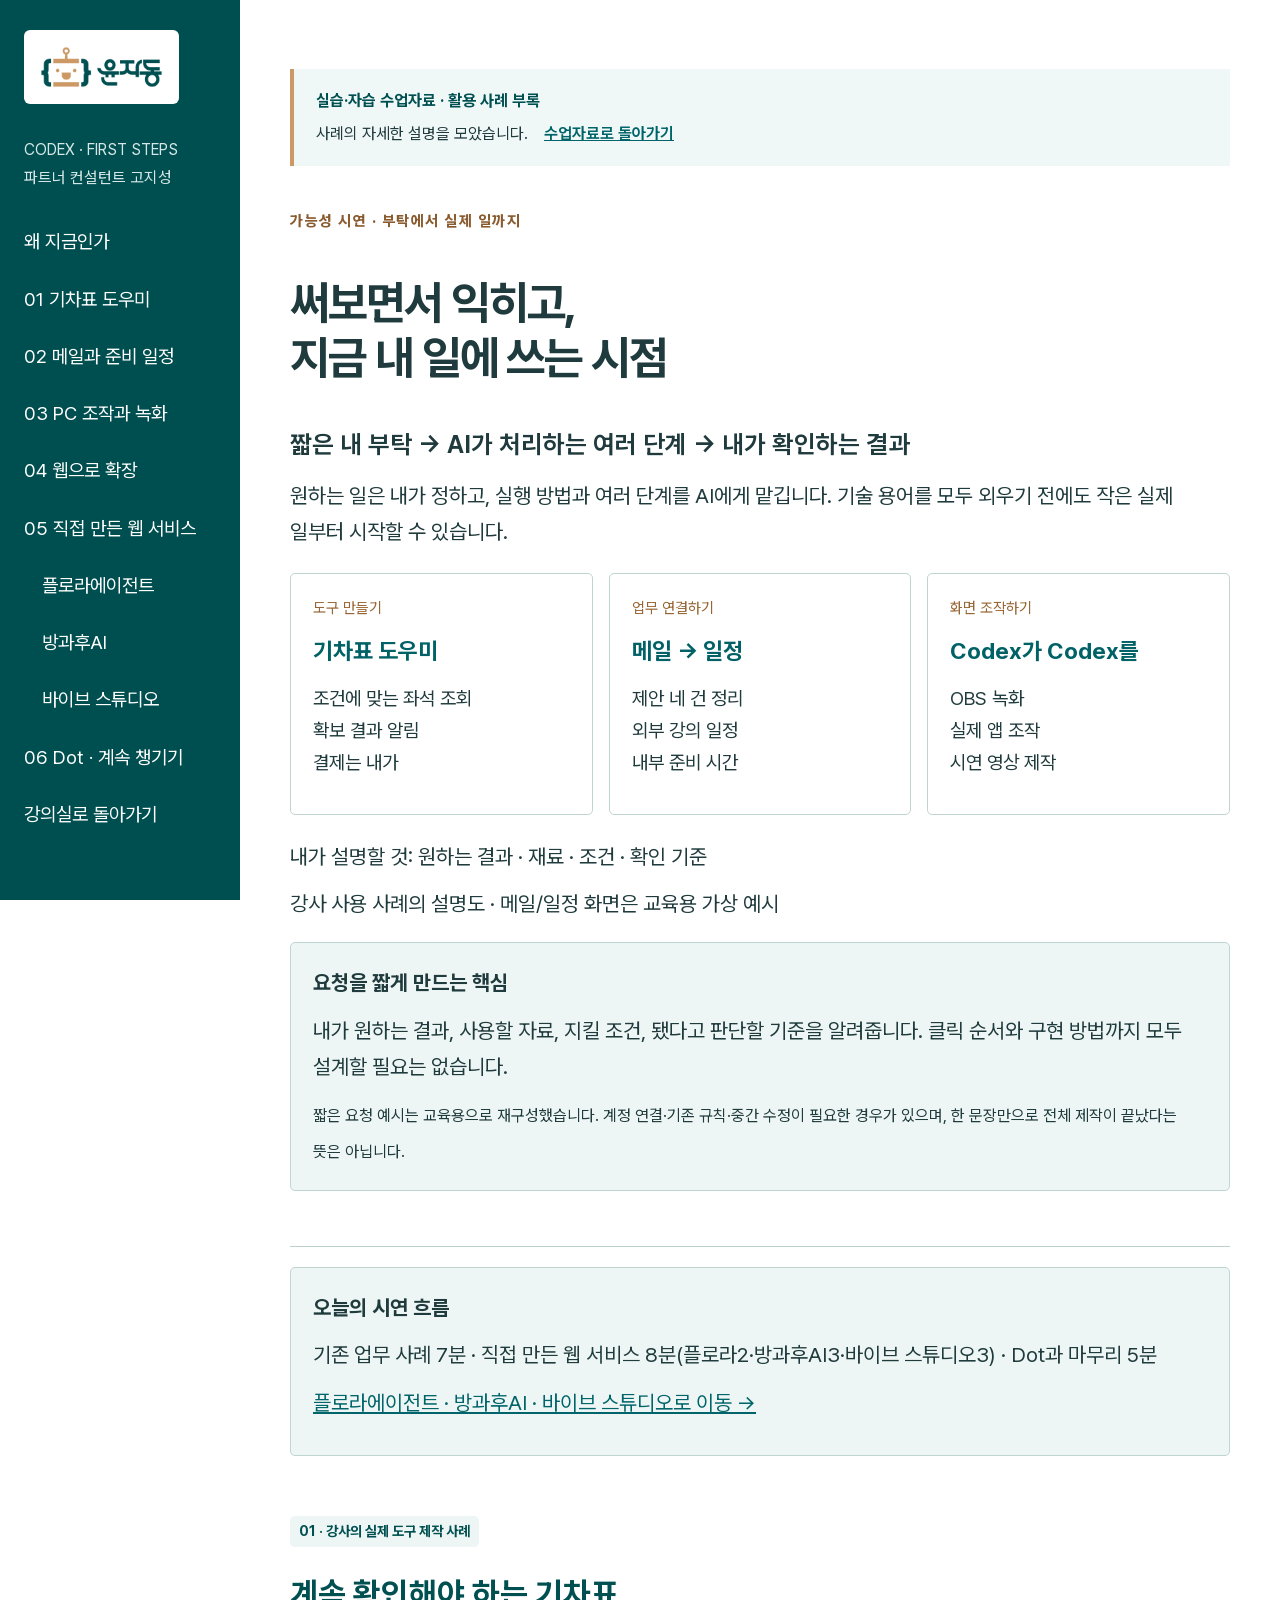
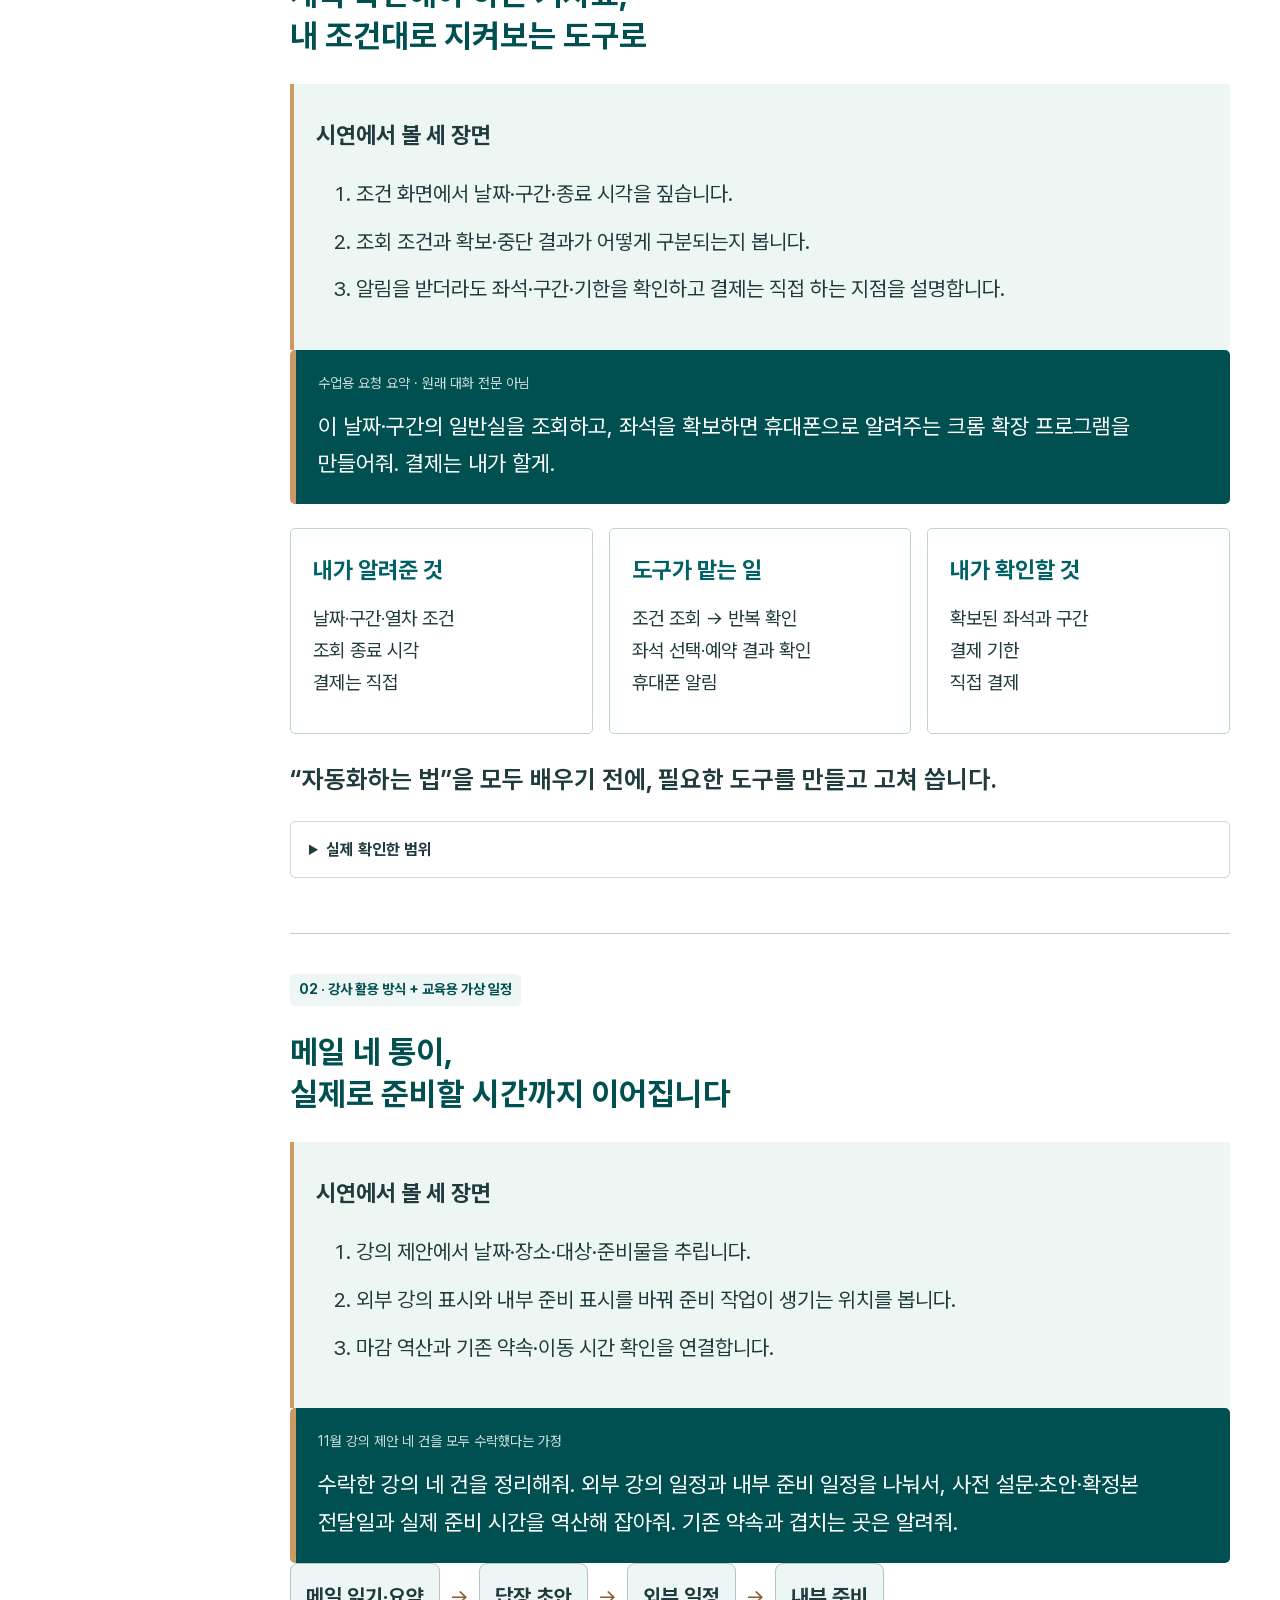
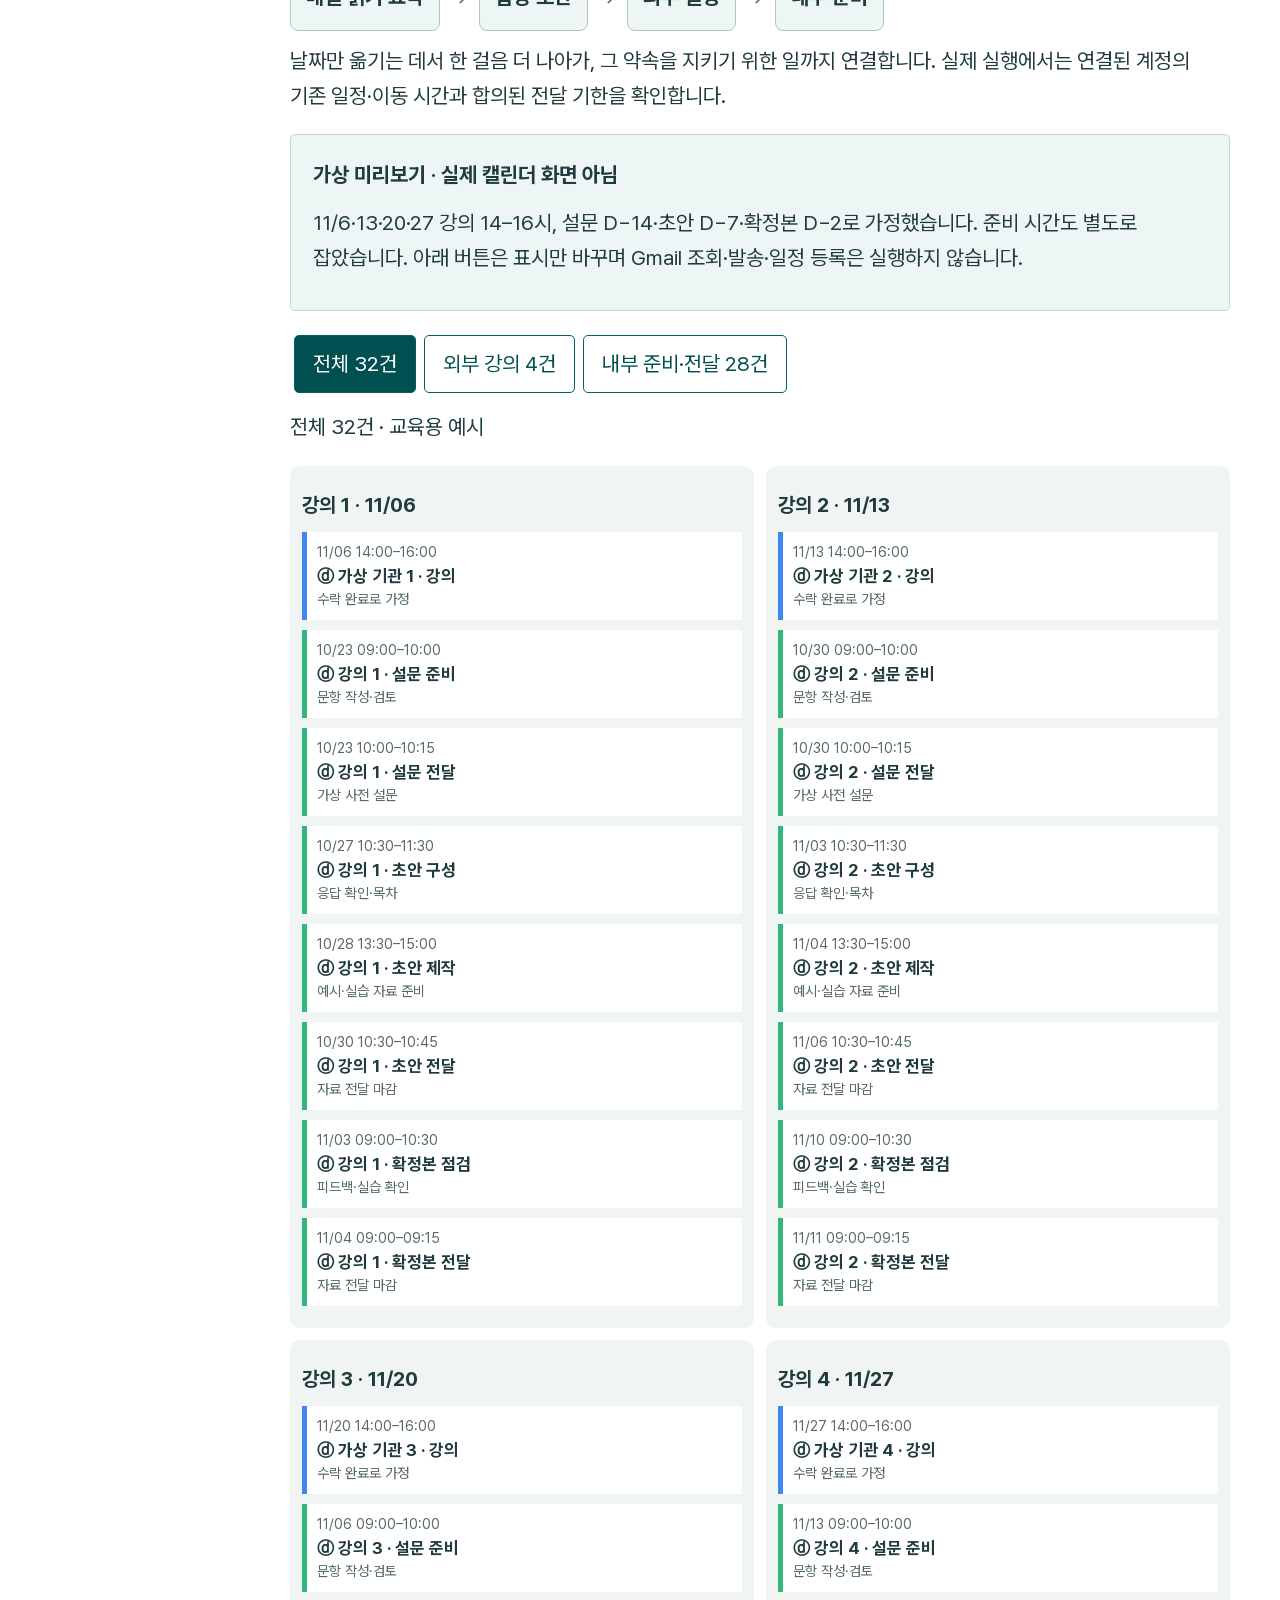
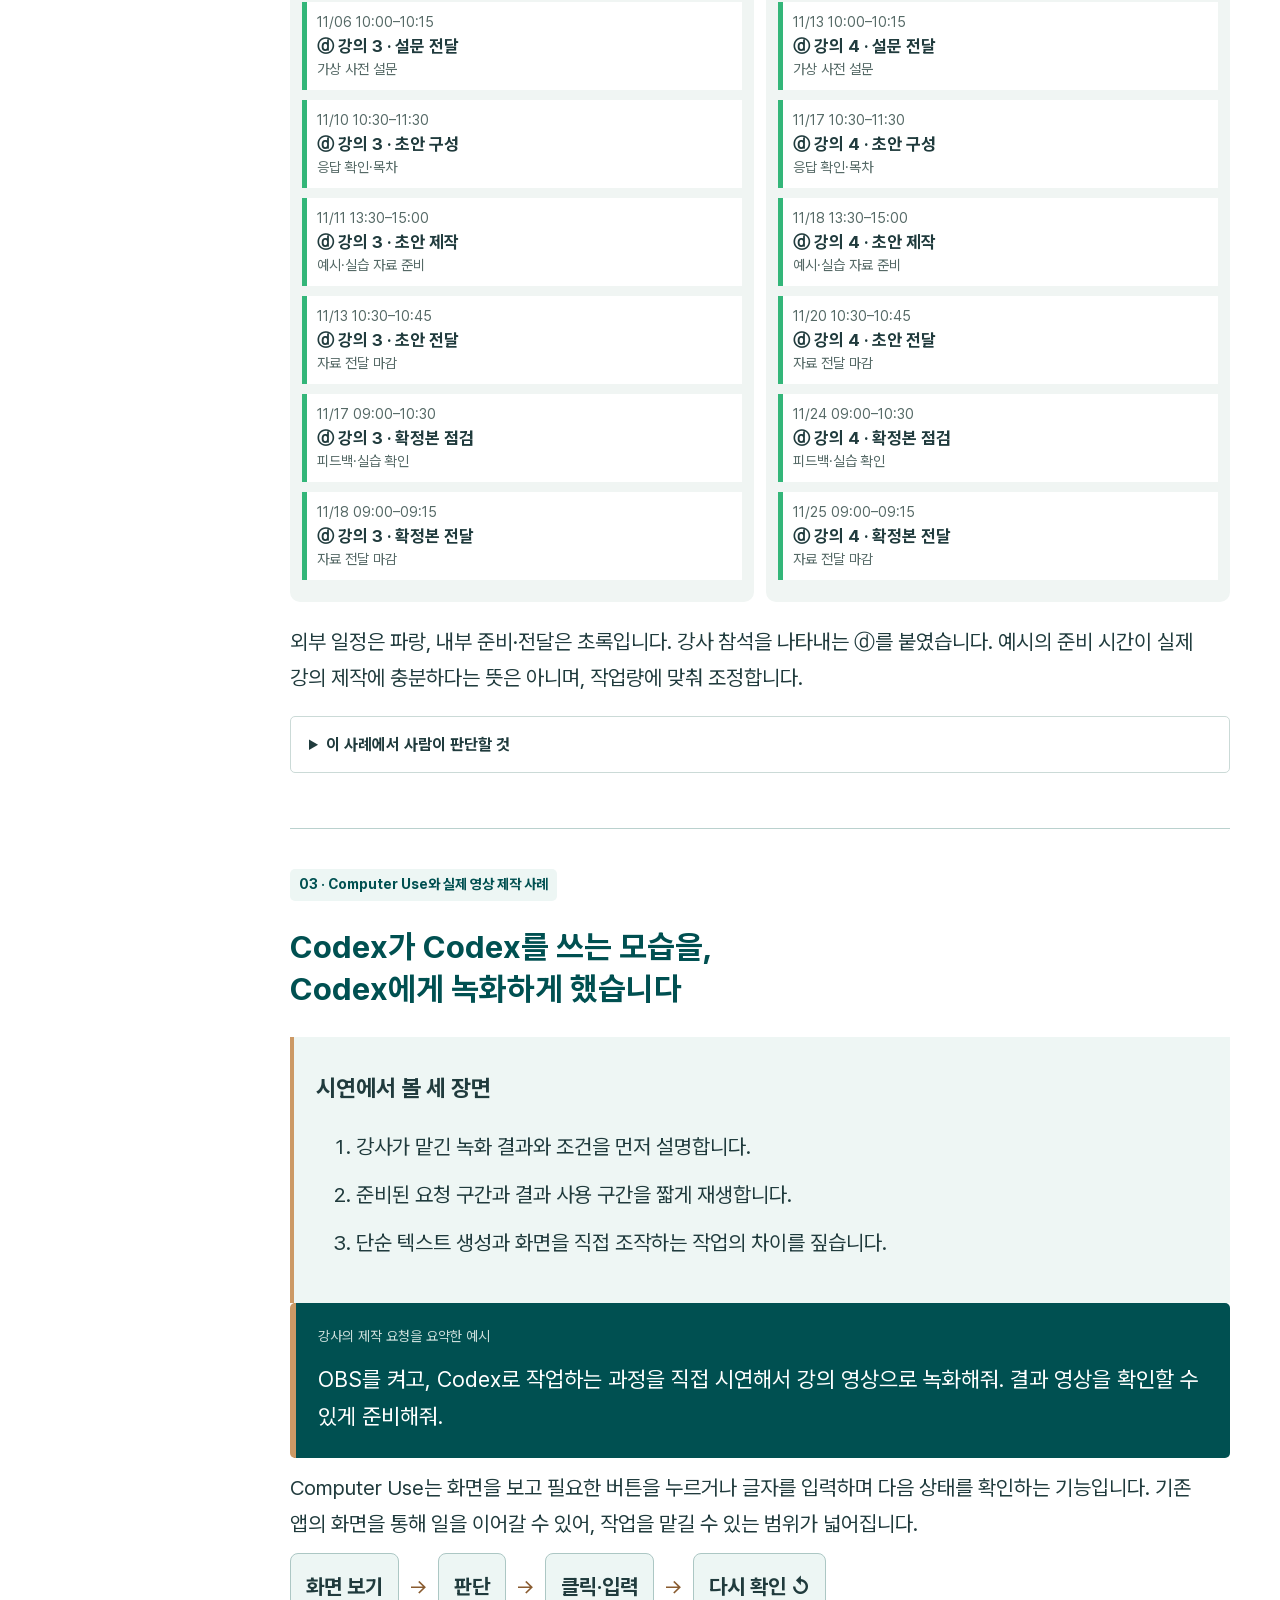
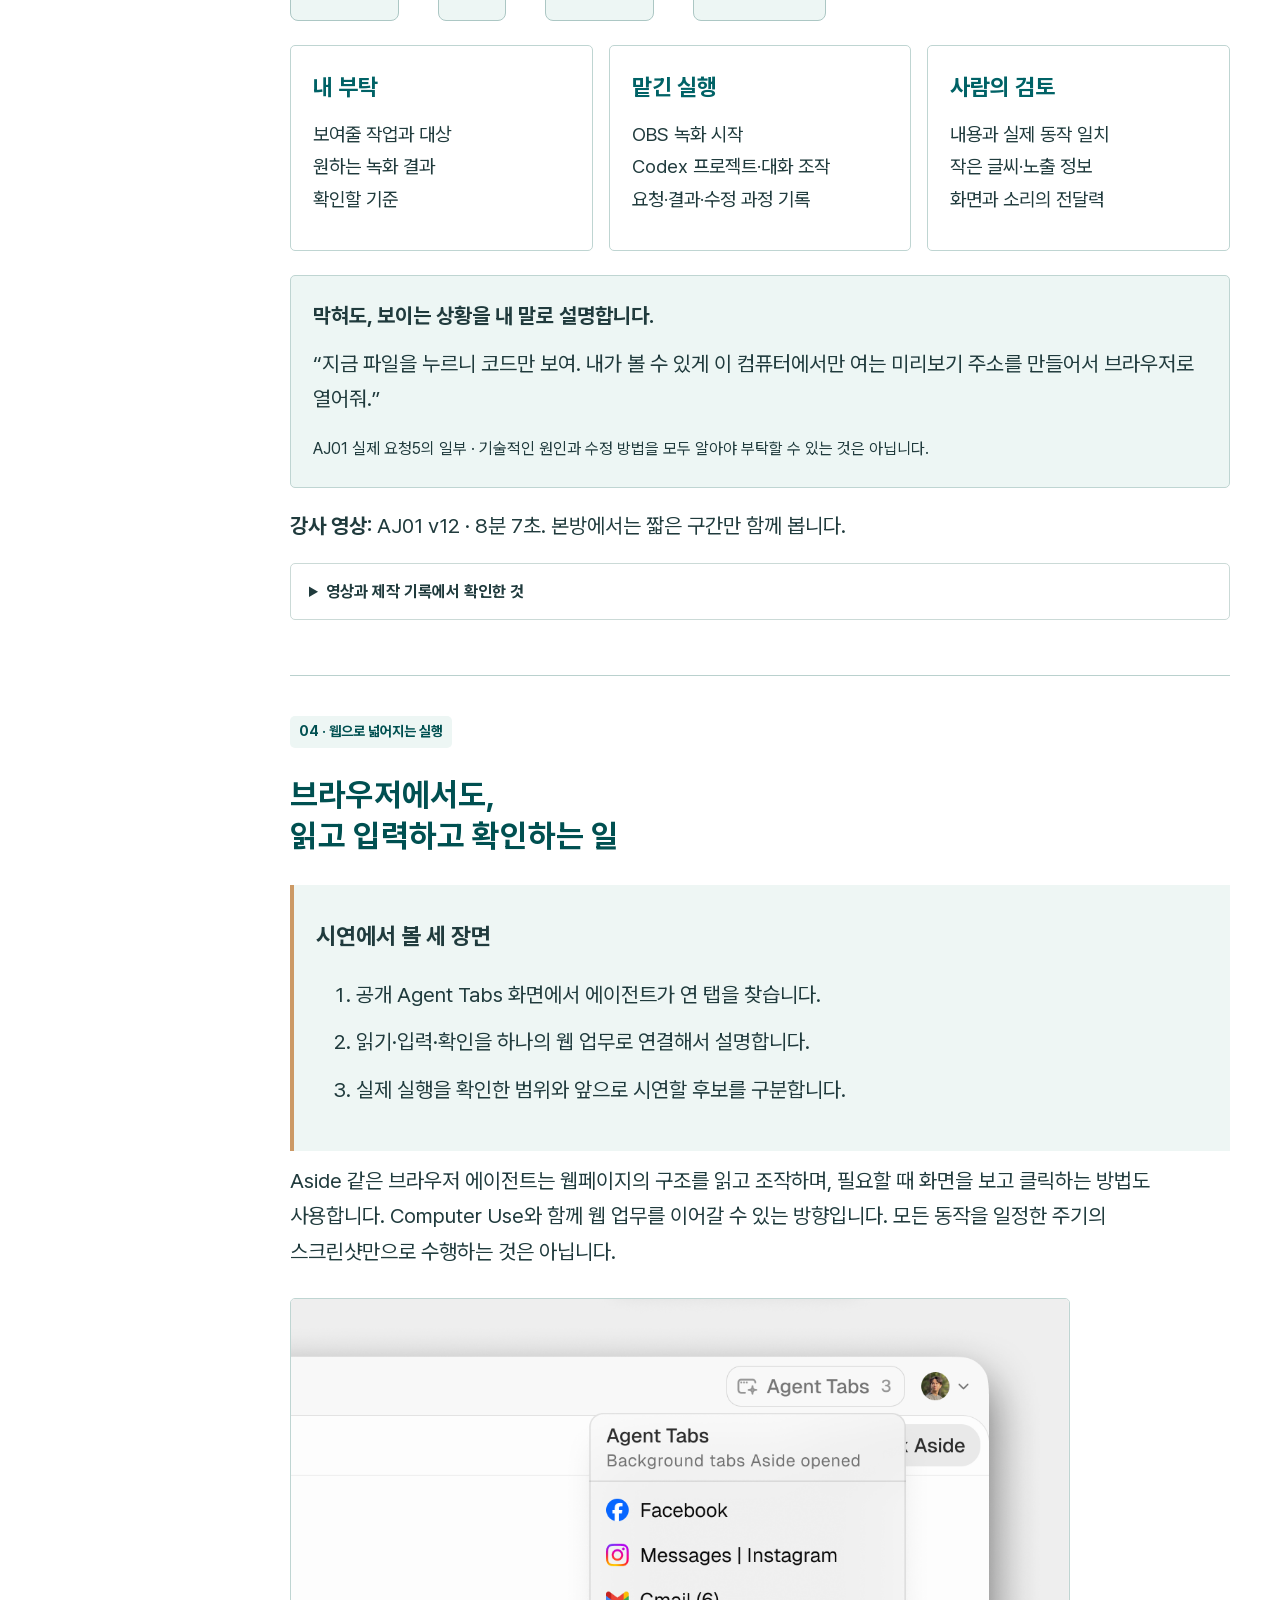
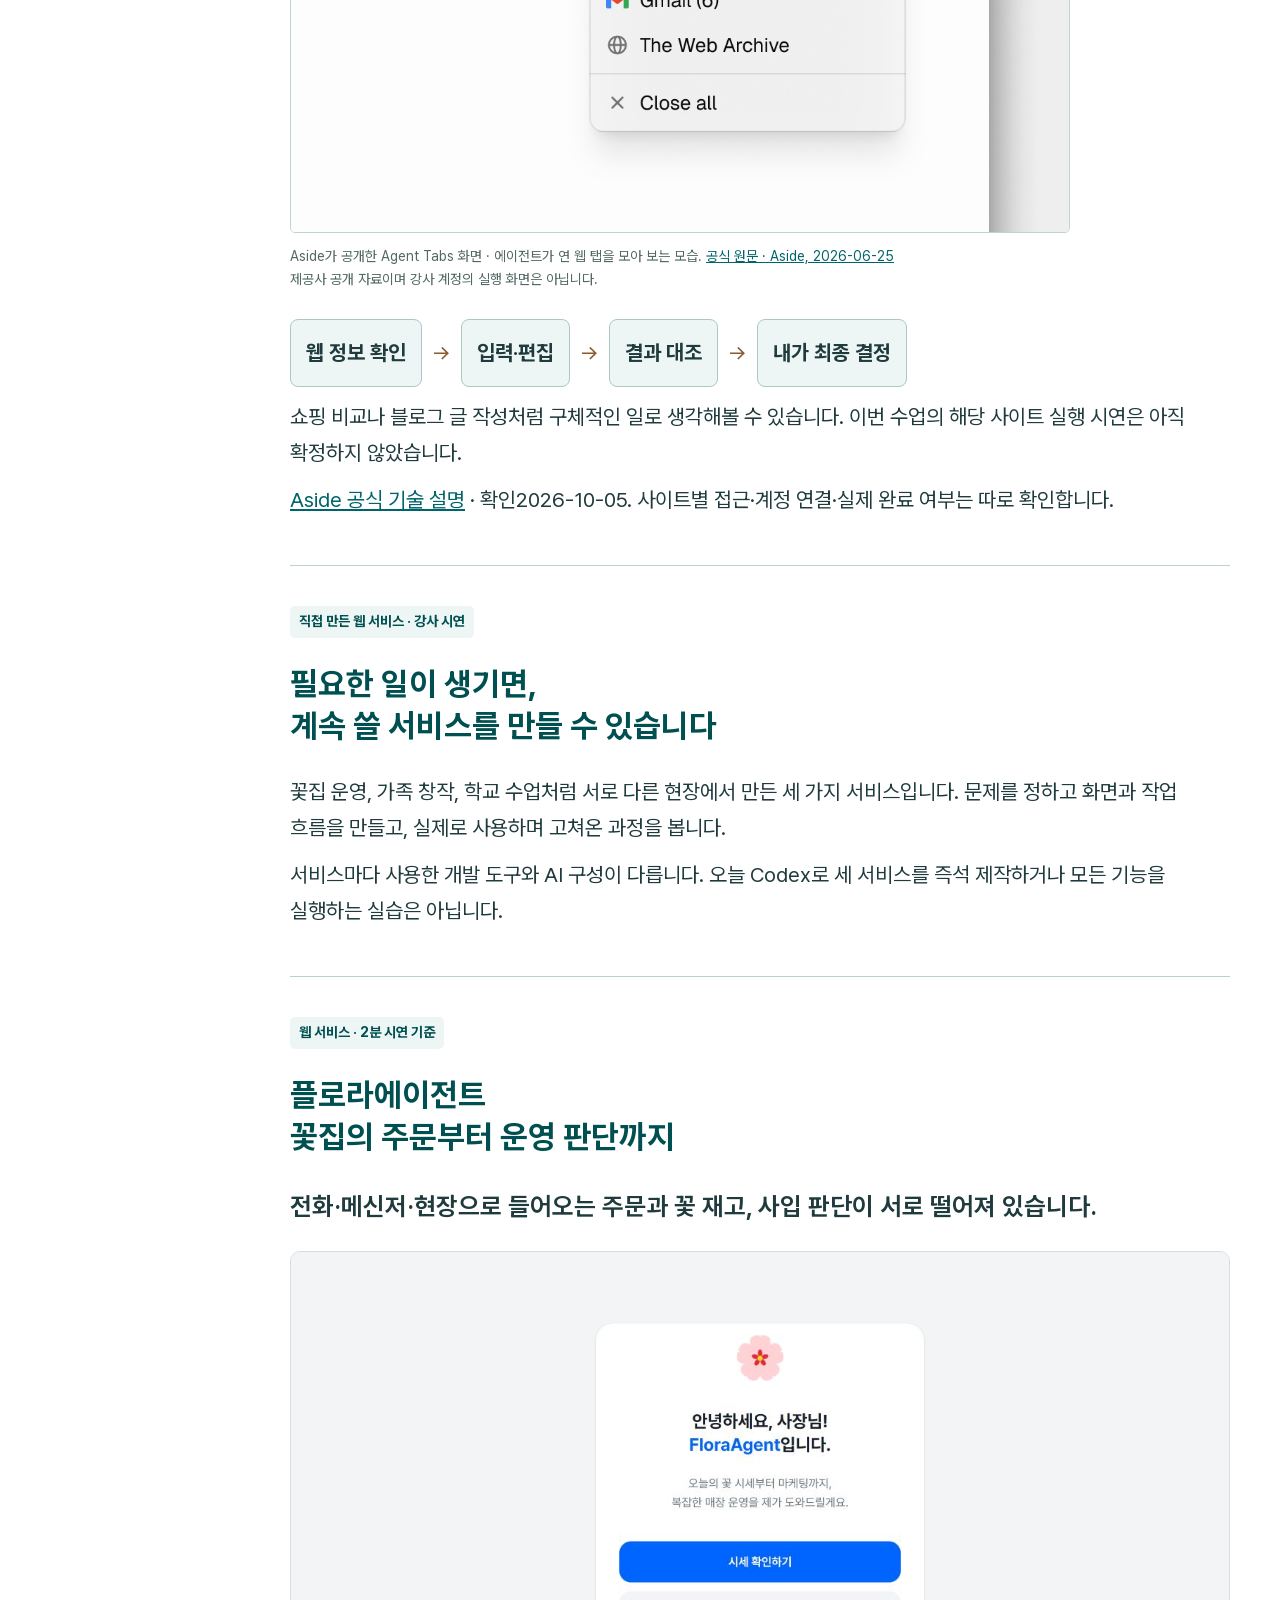
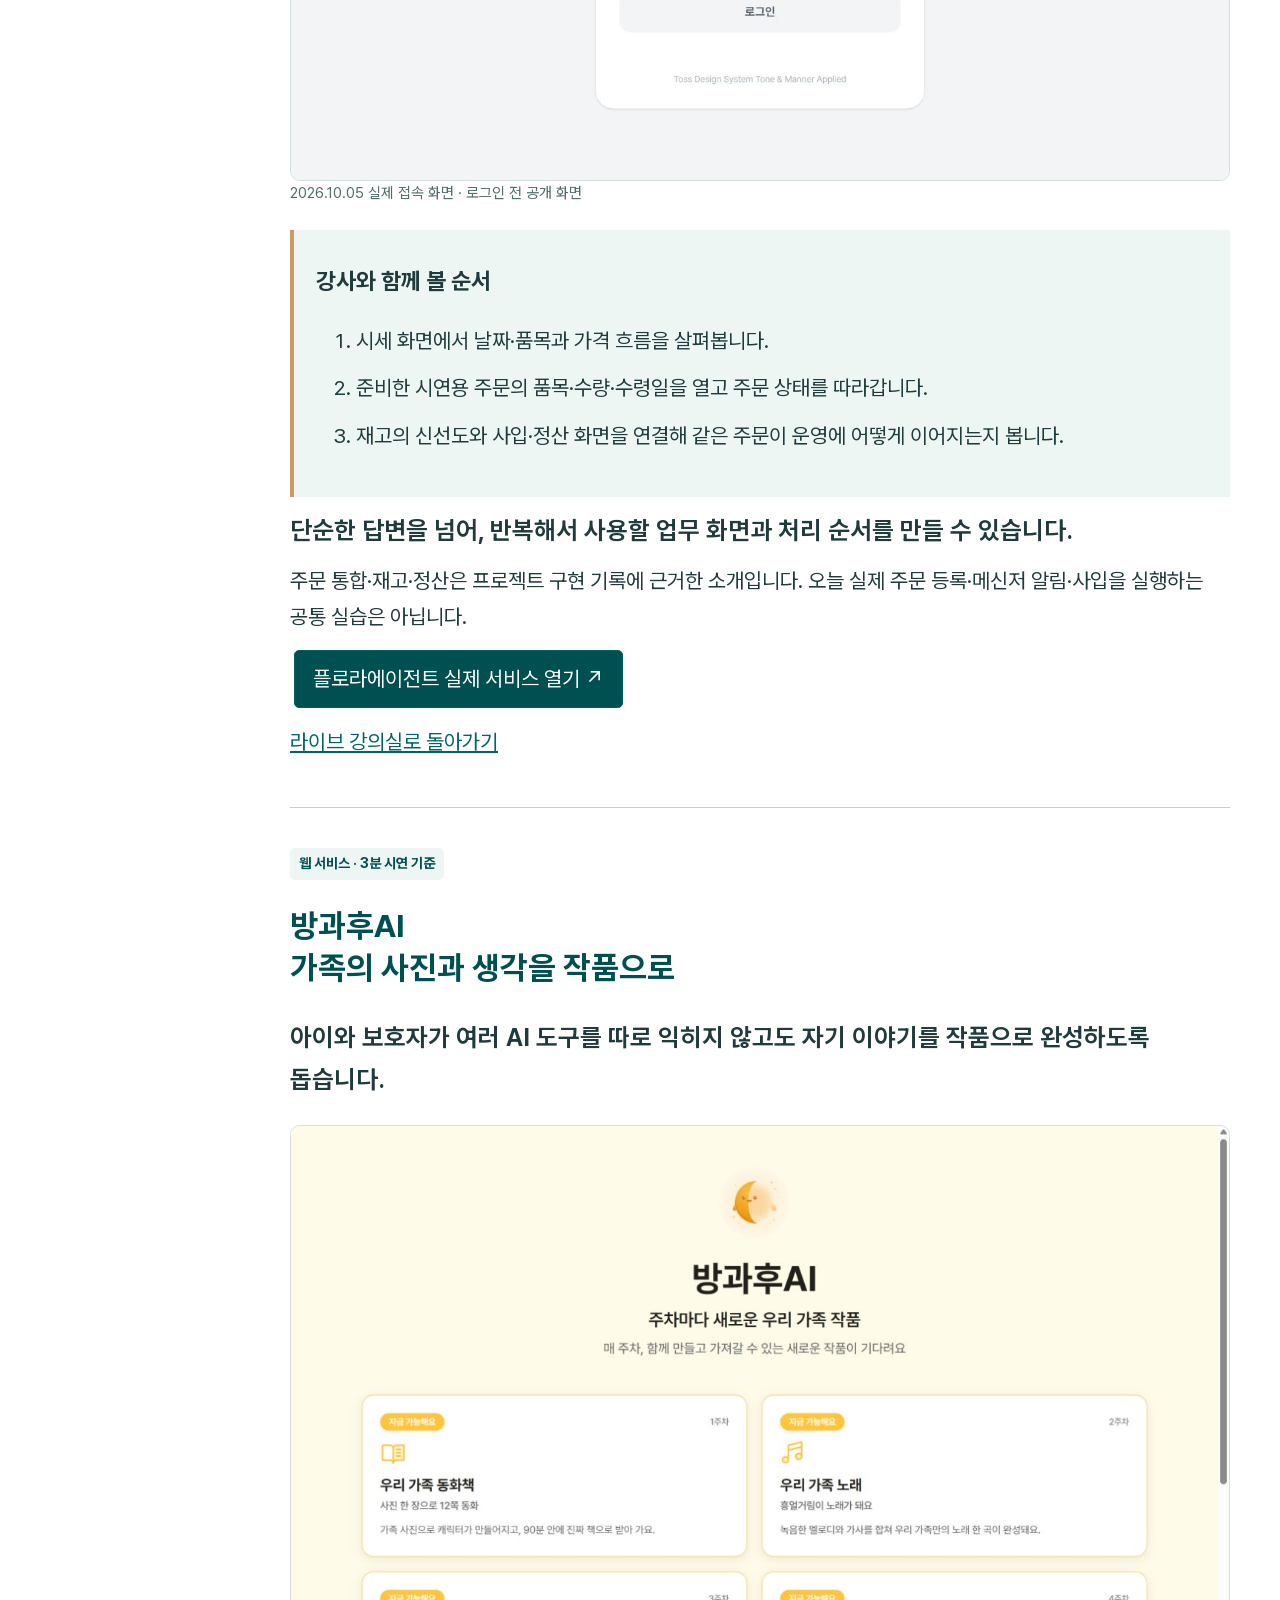
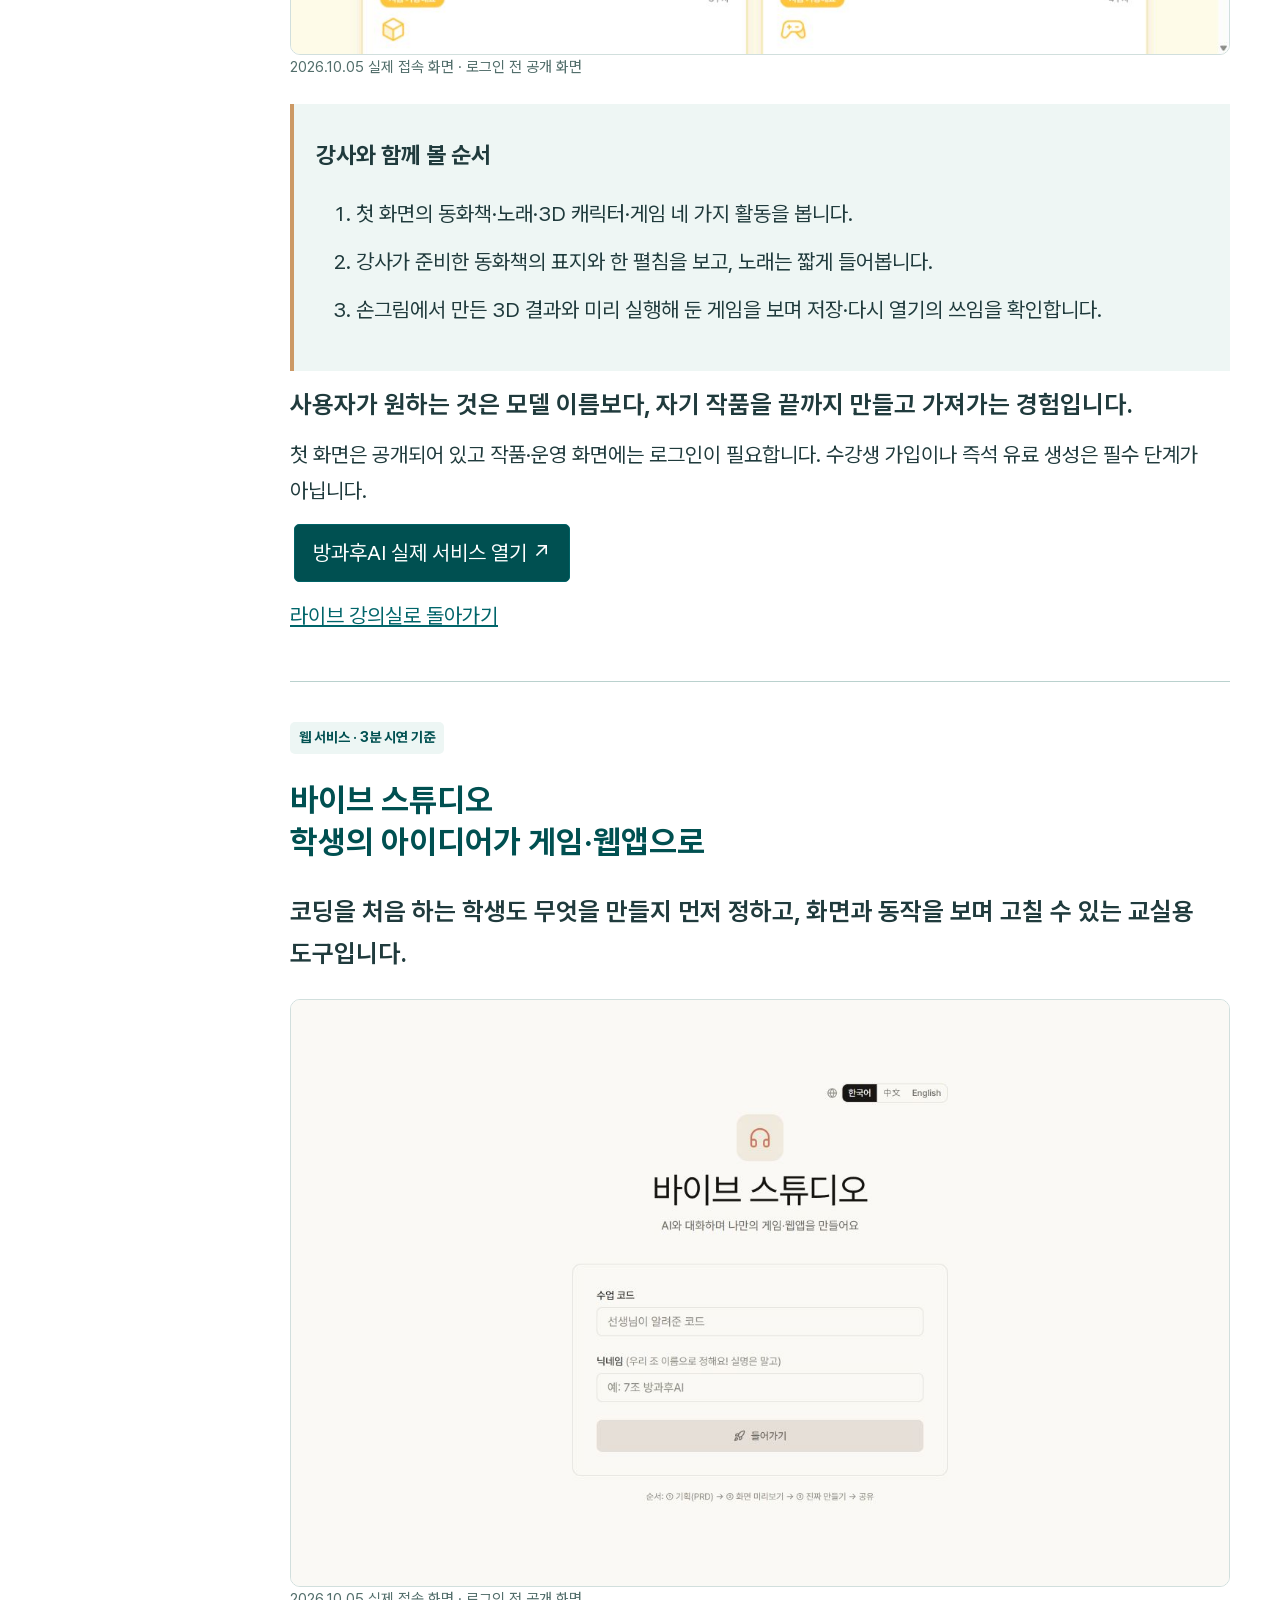
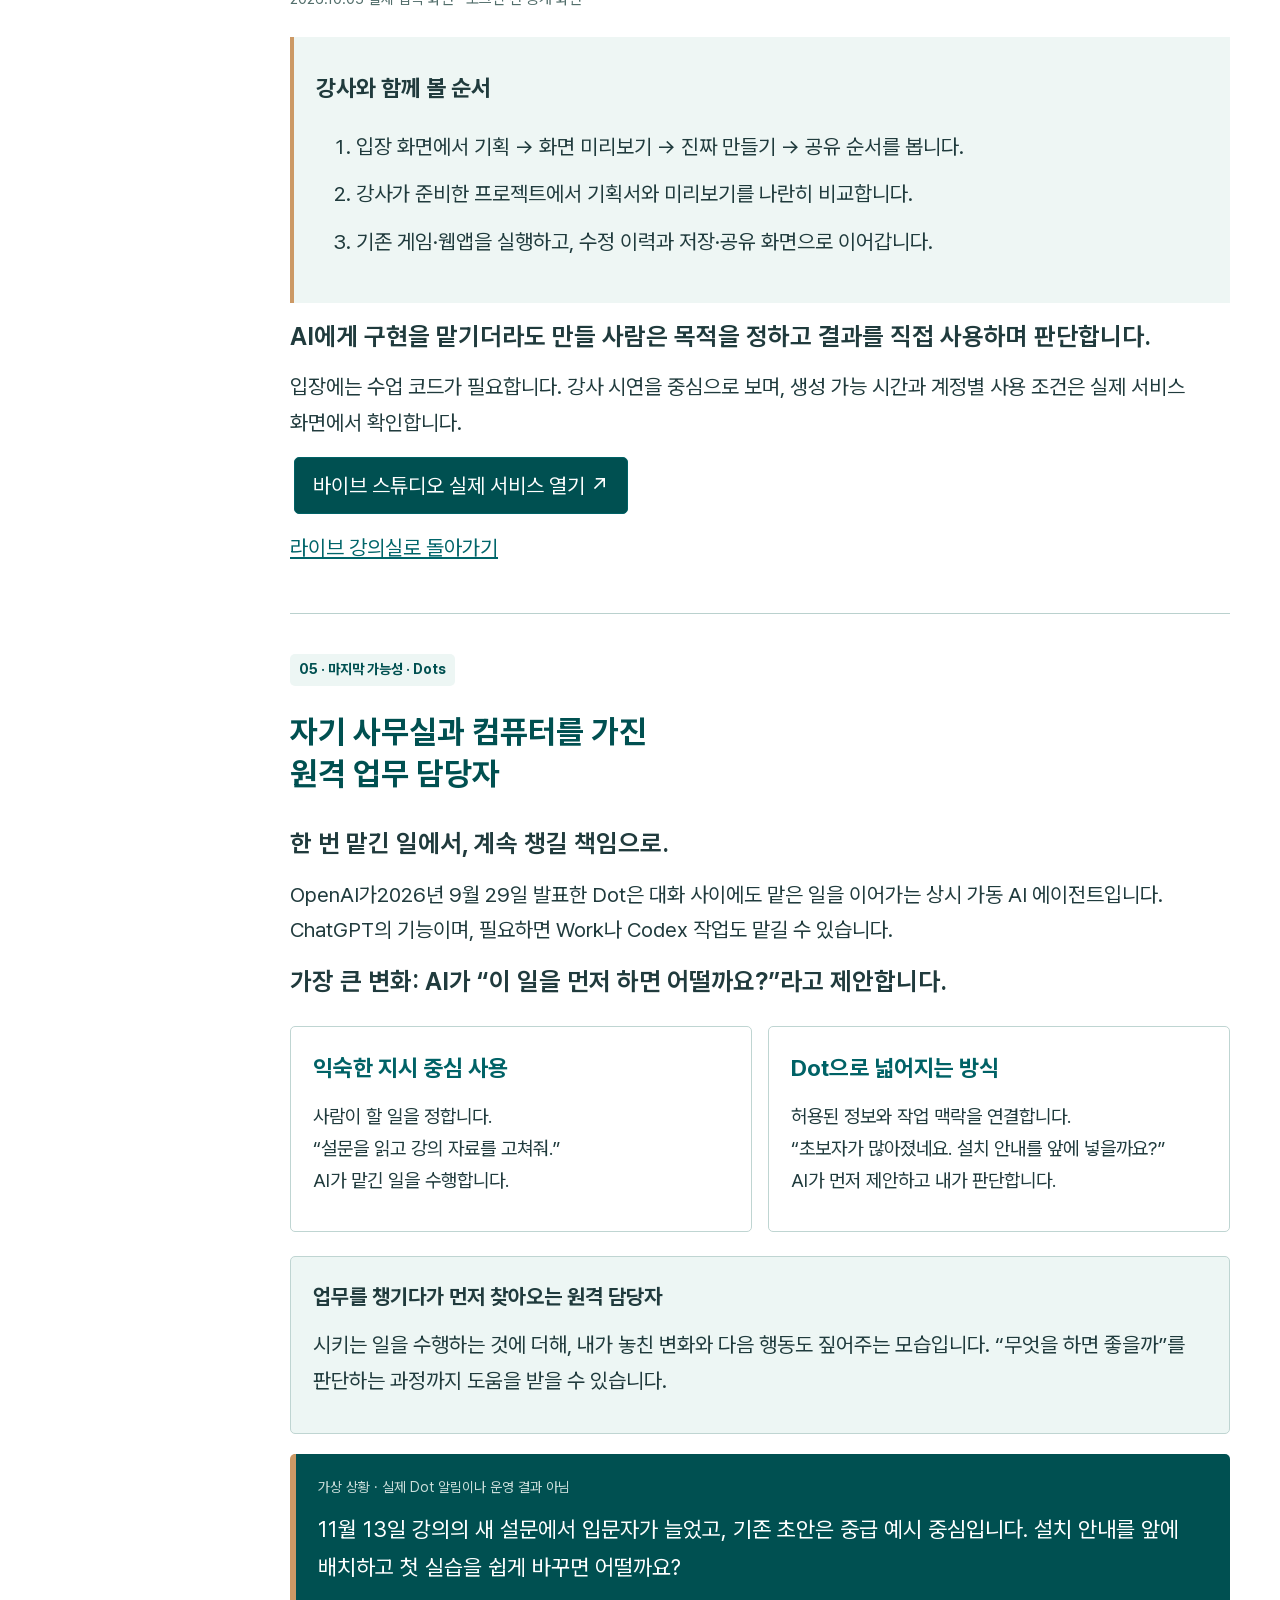
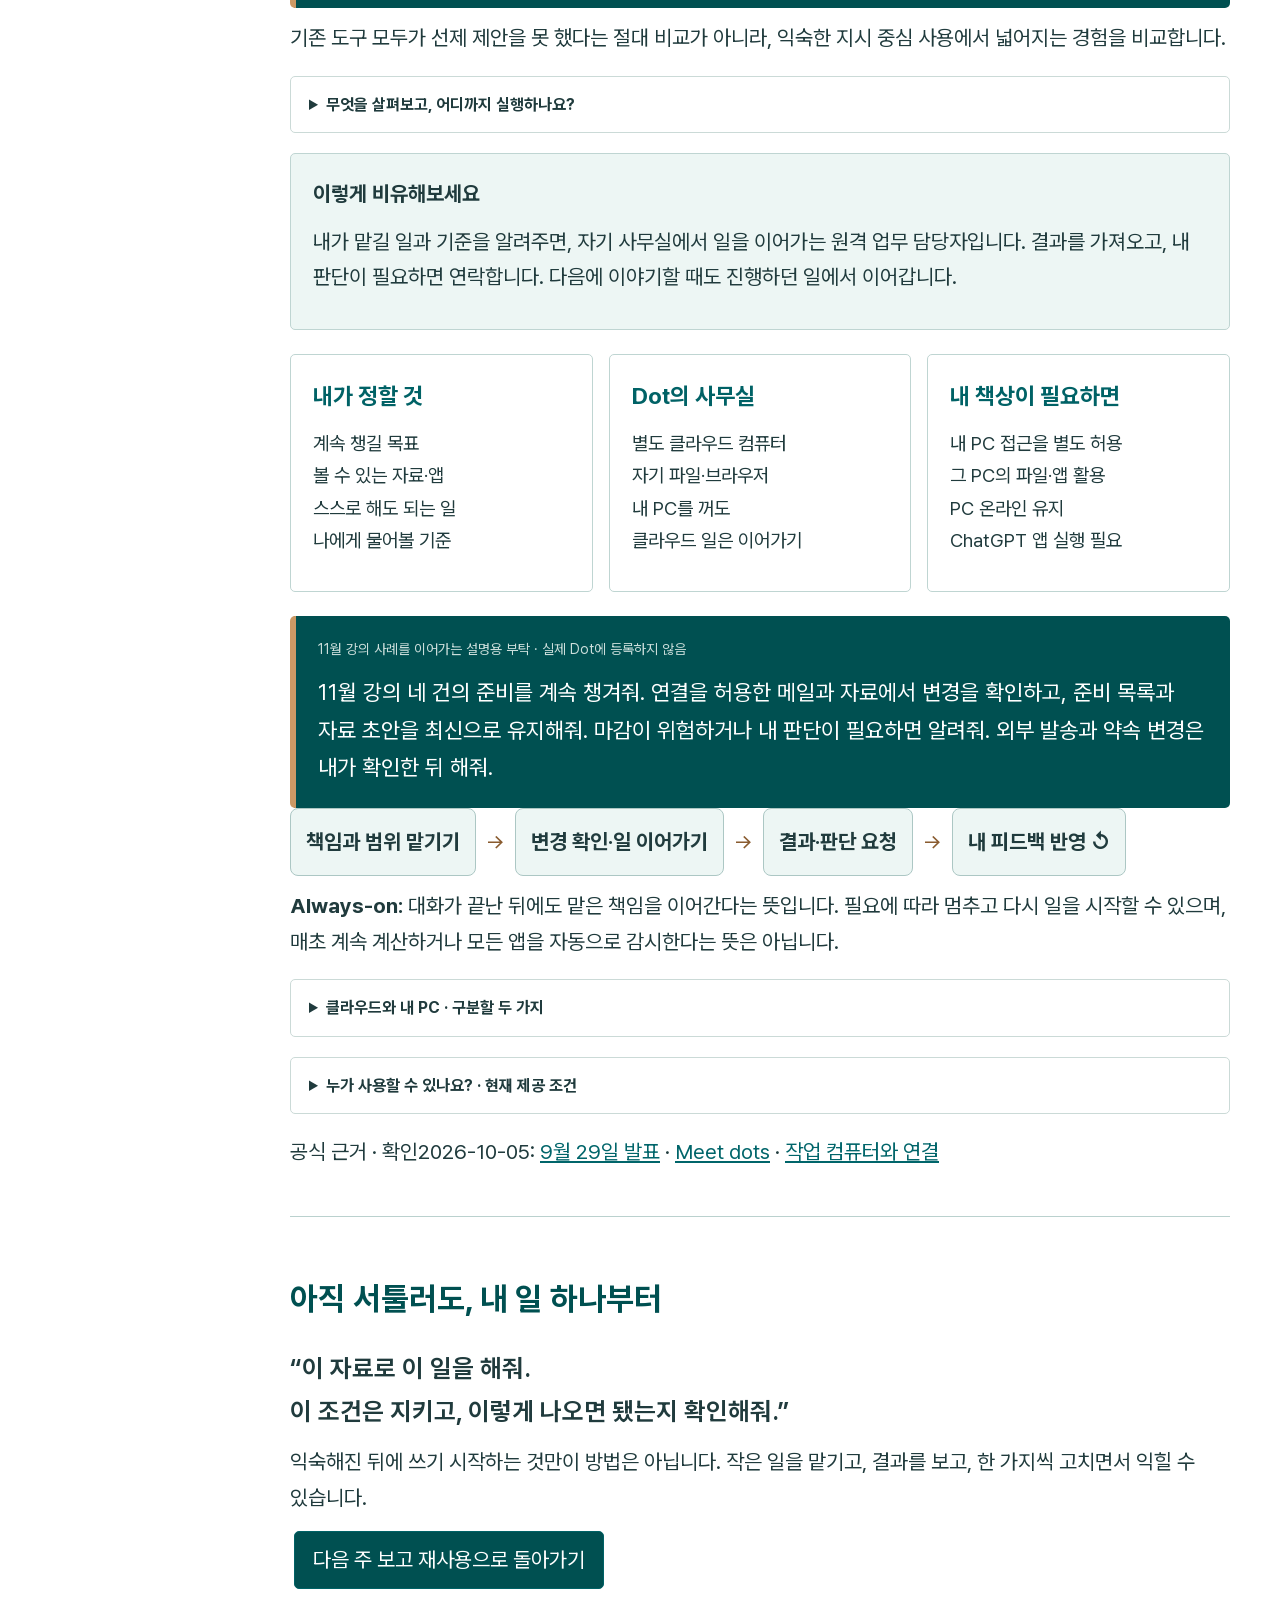
<file: site/showcase.html>
<!doctype html><html lang="ko"><head><meta charset="utf-8"><meta name="viewport" content="width=device-width,initial-scale=1"><title>활용 사례 모음 | 윤자동 Codex 강의</title><style>@font-face{font-family:Pretendard;src:url(assets/PretendardVariable.woff2);font-weight:100 900;font-style:normal;font-display:swap}*{box-sizing:border-box}html{scroll-behavior:auto}body{margin:0;background:#fbfaf7;color:#203b3d;font:19px/1.7 Pretendard,sans-serif}a{color:#00656a}aside{position:fixed;width:240px;height:100vh;padding:30px 24px;background:#004f50;color:white;overflow:auto}aside img{width:155px;background:white;padding:12px;border-radius:6px}aside a{display:block;padding:12px 0;color:white;text-decoration:none}aside small{display:block;margin:22px 0;color:#d5e7e6}main{margin-left:240px;max-width:1250px;padding:45px 50px 80px}section{padding:35px 0;border-bottom:1px solid #bad1ce;scroll-margin-top:20px}h1{font-size:46px;line-height:1.2;letter-spacing:-.045em}h2{font-size:32px;line-height:1.3;color:#005051}h3{font-size:23px;margin:10px 0}p{margin:12px 0}.eyebrow{font-size:15px;letter-spacing:.1em;color:#006367;font-weight:750}.lead{font-size:25px;font-weight:650}.grid{display:grid;grid-template-columns:repeat(3,minmax(0,1fr));gap:16px;margin:24px 0}.card,.ask,.note{padding:22px;border:1px solid #bfd5d2;background:white;border-radius:12px}.card .w-num{display:block;font-size:15px;margin-bottom:10px;color:#986635}.card b{color:#006266;font-size:23px}.card p{font-size:17px}.ask{background:#005051;color:white;border:0;border-left:6px solid #cc9965;font-size:22px}.ask small{display:block;color:#cbdedb;font-size:14px;margin-bottom:12px}.note{background:#edf6f4;margin:20px 0}.note small{font-size:15px}details{padding:14px 18px;background:white;border:1px solid #cbdad7;border-radius:8px;margin:20px 0;font-size:16px}summary{cursor:pointer;font-weight:700}button,.button{font:inherit;padding:10px 18px;border:1px solid #006266;border-radius:8px;background:white;color:#005051;cursor:pointer;text-decoration:none;display:inline-block;margin:4px}button[aria-pressed=true],.button{background:#005051;color:white}.loop{display:flex;gap:10px;align-items:center;flex-wrap:wrap}.loop b{background:#edf6f4;border:1px solid #acc7c4;border-radius:8px;padding:15px}.loop span{color:#ab7c49}.tag{display:inline-block;border-radius:5px;background:#edf6f4;padding:4px 9px;font-size:14px;font-weight:700;color:#005051}.external{border-left:5px solid #4285f4}.internal{border-left:5px solid #33b679}.calendar{display:grid;grid-template-columns:repeat(4,minmax(0,1fr));gap:12px;margin:22px 0}.week{background:#f0f5f3;border-radius:10px;padding:12px;min-width:0}.week h3{font-size:20px}.event{padding:10px;margin:10px 0;background:white;font-size:15px;line-height:1.5}.event strong{display:block}.event small{display:block;color:#556966}video{width:100%;background:#001a1c;border-radius:12px;max-height:66vh}img.evidence{width:100%;border:1px solid #aac5c2;border-radius:9px}footer{font-size:14px;margin-top:32px;color:#566d6a}[hidden]{display:none!important}@media(max-width:900px){aside{position:static;width:auto;height:auto;padding:18px 22px}aside a{display:inline-block;margin-right:15px;padding:4px 0;font-size:15px}aside img{width:100px;vertical-align:middle;margin-right:16px}aside small{display:none}main{margin:0;padding:24px}.grid,.calendar{grid-template-columns:1fr 1fr}h1{font-size:36px}}@media(max-width:560px){.grid,.calendar{grid-template-columns:1fr}.ask{font-size:20px}h2{font-size:28px}.lead{font-size:22px}}</style><link rel="stylesheet" href="assets/orientation.css"><link rel="stylesheet" href="assets/rehearsal-additions.css"><link rel="stylesheet" href="assets/showcase-expansion.css"><link rel="stylesheet" href="assets/materials-common.css"><link rel="stylesheet" href="assets/visual-quality.css"></head><body data-visual-quality="20261005" data-materials-polish="20261005" class="quality-reviewed quality-showcase"><aside><img src="assets/logo.png" alt="윤자동"><small>CODEX · FIRST STEPS<br>파트너 컨설턴트 고지성</small><a href="#start">왜 지금인가</a><a href="#korail">01 기차표 도우미</a><a href="#calendar">02 메일과 준비 일정</a><a href="#computer">03 PC 조작과 녹화</a><a href="#web">04 웹으로 확장</a><a href="#services">05 직접 만든 웹 서비스</a><a href="#flora">　플로라에이전트</a><a href="#afterschool">　방과후AI</a><a href="#vibe">　바이브 스튜디오</a><a href="#dot">06 Dot · 계속 챙기기</a><a data-material-return href="live.html#p-showcase">강의실로 돌아가기</a></aside><main><div class="material-role"><b>실습·자습 수업자료 · 활용 사례 부록</b><span>사례의 자세한 설명을 모았습니다.</span><a href="textbook.html#learning-resources">수업자료로 돌아가기</a></div><section id="start"><span class="eyebrow">가능성 시연 · 부탁에서 실제 일까지</span><h1>써보면서 익히고,<br>지금 내 일에 쓰는 시점</h1><p class="lead">짧은 내 부탁 → AI가 처리하는 여러 단계 → 내가 확인하는 결과</p><p>원하는 일은 내가 정하고, 실행 방법과 여러 단계를 AI에게 맡깁니다. 기술 용어를 모두 외우기 전에도 작은 실제 일부터 시작할 수 있습니다.</p><div class="grid"><div class="card"><span class="w-num">도구 만들기</span><b>기차표 도우미</b><p>조건에 맞는 좌석 조회<br>확보 결과 알림<br>결제는 내가</p></div><div class="card"><span class="w-num">업무 연결하기</span><b>메일 → 일정</b><p>제안 네 건 정리<br>외부 강의 일정<br>내부 준비 시간</p></div><div class="card"><span class="w-num">화면 조작하기</span><b>Codex가 Codex를</b><p>OBS 녹화<br>실제 앱 조작<br>시연 영상 제작</p></div></div><div class="w-bottom">내가 설명할 것: 원하는 결과 · 재료 · 조건 · 확인 기준</div><p class="s-limit">강사 사용 사례의 설명도 · 메일/일정 화면은 교육용 가상 예시</p><div class="note"><b>요청을 짧게 만드는 핵심</b><p>내가 원하는 결과, 사용할 자료, 지킬 조건, 됐다고 판단할 기준을 알려줍니다. 클릭 순서와 구현 방법까지 모두 설계할 필요는 없습니다.</p><small>짧은 요청 예시는 교육용으로 재구성했습니다. 계정 연결·기존 규칙·중간 수정이 필요한 경우가 있으며, 한 문장만으로 전체 제작이 끝났다는 뜻은 아닙니다.</small></div></section><div class="note"><b>오늘의 시연 흐름</b><p>기존 업무 사례 7분 · 직접 만든 웹 서비스 8분(플로라2·방과후AI3·바이브 스튜디오3) · Dot과 마무리 5분</p><p><a href="#services">플로라에이전트 · 방과후AI · 바이브 스튜디오로 이동 →</a></p></div><section id="korail"><span class="tag">01 · 강사의 실제 도구 제작 사례</span><h2>계속 확인해야 하는 기차표,<br>내 조건대로 지켜보는 도구로</h2><div class="demo-route"><h3>시연에서 볼 세 장면</h3><ol><li>조건 화면에서 날짜·구간·종료 시각을 짚습니다.</li><li>조회 조건과 확보·중단 결과가 어떻게 구분되는지 봅니다.</li><li>알림을 받더라도 좌석·구간·기한을 확인하고 결제는 직접 하는 지점을 설명합니다.</li></ol></div><div class="ask"><small>수업용 요청 요약 · 원래 대화 전문 아님</small>이 날짜·구간의 일반실을 조회하고, 좌석을 확보하면 휴대폰으로 알려주는 크롬 확장 프로그램을 만들어줘. 결제는 내가 할게.</div><div class="grid"><div class="card"><b>내가 알려준 것</b><p>날짜·구간·열차 조건<br>조회 종료 시각<br>결제는 직접</p></div><div class="card"><b>도구가 맡는 일</b><p>조건 조회 → 반복 확인<br>좌석 선택·예약 결과 확인<br>휴대폰 알림</p></div><div class="card"><b>내가 확인할 것</b><p>확보된 좌석과 구간<br>결제 기한<br>직접 결제</p></div></div><p class="lead">“자동화하는 법”을 모두 배우기 전에, 필요한 도구를 만들고 고쳐 씁니다.</p><details><summary>실제 확인한 범위</summary><p>강사가 사용한 크롬 확장 프로그램2.0.4의 구현 설명을 확인했습니다. 현재 구현은 KTX 직통 일반실 성인 1명 조건을 다루고, 예약 결과와 중단 사유를 휴대폰에 알리며 결제는 하지 않습니다. 개발 중 수정이 있었고 이번 자료 점검에서 실제 좌석 확보를 재실행한 것은 아닙니다. 위 흐름은 실제 예약 성공 화면을 대신한 설명도입니다.</p></details></section><section id="calendar"><span class="tag">02 · 강사 활용 방식 + 교육용 가상 일정</span><h2>메일 네 통이,<br>실제로 준비할 시간까지 이어집니다</h2><div class="demo-route"><h3>시연에서 볼 세 장면</h3><ol><li>강의 제안에서 날짜·장소·대상·준비물을 추립니다.</li><li>외부 강의 표시와 내부 준비 표시를 바꿔 준비 작업이 생기는 위치를 봅니다.</li><li>마감 역산과 기존 약속·이동 시간 확인을 연결합니다.</li></ol></div><div class="ask"><small>11월 강의 제안 네 건을 모두 수락했다는 가정</small>수락한 강의 네 건을 정리해줘. 외부 강의 일정과 내부 준비 일정을 나눠서, 사전 설문·초안·확정본 전달일과 실제 준비 시간을 역산해 잡아줘. 기존 약속과 겹치는 곳은 알려줘.</div><div class="loop"><b>메일 읽기·요약</b><span>→</span><b>답장 초안</b><span>→</span><b>외부 일정</b><span>→</span><b>내부 준비</b></div><p>날짜만 옮기는 데서 한 걸음 더 나아가, 그 약속을 지키기 위한 일까지 연결합니다. 실제 실행에서는 연결된 계정의 기존 일정·이동 시간과 합의된 전달 기한을 확인합니다.</p><div class="note"><b>가상 미리보기 · 실제 캘린더 화면 아님</b><p>11/6·13·20·27 강의 14–16시, 설문 D−14·초안 D−7·확정본 D−2로 가정했습니다. 준비 시간도 별도로 잡았습니다. 아래 버튼은 표시만 바꾸며 Gmail 조회·발송·일정 등록은 실행하지 않습니다.</p></div><div role="group" aria-label="가상 일정 종류"><button data-filter="all" aria-pressed="true">전체 32건</button><button data-filter="external" aria-pressed="false">외부 강의 4건</button><button data-filter="internal" aria-pressed="false">내부 준비·전달 28건</button></div><p id="calendar-count" aria-live="polite">전체 32건 · 교육용 예시</p><div class="calendar"><div class="week"><h3>강의 1 · 11/06</h3><div class="event external" data-kind="external"><small>11/06 14:00–16:00</small><strong>ⓓ 가상 기관 1 · 강의</strong><small>수락 완료로 가정</small></div><div class="event internal" data-kind="internal"><small>10/23 09:00–10:00</small><strong>ⓓ 강의 1 · 설문 준비</strong><small>문항 작성·검토</small></div><div class="event internal" data-kind="internal"><small>10/23 10:00–10:15</small><strong>ⓓ 강의 1 · 설문 전달</strong><small>가상 사전 설문</small></div><div class="event internal" data-kind="internal"><small>10/27 10:30–11:30</small><strong>ⓓ 강의 1 · 초안 구성</strong><small>응답 확인·목차</small></div><div class="event internal" data-kind="internal"><small>10/28 13:30–15:00</small><strong>ⓓ 강의 1 · 초안 제작</strong><small>예시·실습 자료 준비</small></div><div class="event internal" data-kind="internal"><small>10/30 10:30–10:45</small><strong>ⓓ 강의 1 · 초안 전달</strong><small>자료 전달 마감</small></div><div class="event internal" data-kind="internal"><small>11/03 09:00–10:30</small><strong>ⓓ 강의 1 · 확정본 점검</strong><small>피드백·실습 확인</small></div><div class="event internal" data-kind="internal"><small>11/04 09:00–09:15</small><strong>ⓓ 강의 1 · 확정본 전달</strong><small>자료 전달 마감</small></div></div><div class="week"><h3>강의 2 · 11/13</h3><div class="event external" data-kind="external"><small>11/13 14:00–16:00</small><strong>ⓓ 가상 기관 2 · 강의</strong><small>수락 완료로 가정</small></div><div class="event internal" data-kind="internal"><small>10/30 09:00–10:00</small><strong>ⓓ 강의 2 · 설문 준비</strong><small>문항 작성·검토</small></div><div class="event internal" data-kind="internal"><small>10/30 10:00–10:15</small><strong>ⓓ 강의 2 · 설문 전달</strong><small>가상 사전 설문</small></div><div class="event internal" data-kind="internal"><small>11/03 10:30–11:30</small><strong>ⓓ 강의 2 · 초안 구성</strong><small>응답 확인·목차</small></div><div class="event internal" data-kind="internal"><small>11/04 13:30–15:00</small><strong>ⓓ 강의 2 · 초안 제작</strong><small>예시·실습 자료 준비</small></div><div class="event internal" data-kind="internal"><small>11/06 10:30–10:45</small><strong>ⓓ 강의 2 · 초안 전달</strong><small>자료 전달 마감</small></div><div class="event internal" data-kind="internal"><small>11/10 09:00–10:30</small><strong>ⓓ 강의 2 · 확정본 점검</strong><small>피드백·실습 확인</small></div><div class="event internal" data-kind="internal"><small>11/11 09:00–09:15</small><strong>ⓓ 강의 2 · 확정본 전달</strong><small>자료 전달 마감</small></div></div><div class="week"><h3>강의 3 · 11/20</h3><div class="event external" data-kind="external"><small>11/20 14:00–16:00</small><strong>ⓓ 가상 기관 3 · 강의</strong><small>수락 완료로 가정</small></div><div class="event internal" data-kind="internal"><small>11/06 09:00–10:00</small><strong>ⓓ 강의 3 · 설문 준비</strong><small>문항 작성·검토</small></div><div class="event internal" data-kind="internal"><small>11/06 10:00–10:15</small><strong>ⓓ 강의 3 · 설문 전달</strong><small>가상 사전 설문</small></div><div class="event internal" data-kind="internal"><small>11/10 10:30–11:30</small><strong>ⓓ 강의 3 · 초안 구성</strong><small>응답 확인·목차</small></div><div class="event internal" data-kind="internal"><small>11/11 13:30–15:00</small><strong>ⓓ 강의 3 · 초안 제작</strong><small>예시·실습 자료 준비</small></div><div class="event internal" data-kind="internal"><small>11/13 10:30–10:45</small><strong>ⓓ 강의 3 · 초안 전달</strong><small>자료 전달 마감</small></div><div class="event internal" data-kind="internal"><small>11/17 09:00–10:30</small><strong>ⓓ 강의 3 · 확정본 점검</strong><small>피드백·실습 확인</small></div><div class="event internal" data-kind="internal"><small>11/18 09:00–09:15</small><strong>ⓓ 강의 3 · 확정본 전달</strong><small>자료 전달 마감</small></div></div><div class="week"><h3>강의 4 · 11/27</h3><div class="event external" data-kind="external"><small>11/27 14:00–16:00</small><strong>ⓓ 가상 기관 4 · 강의</strong><small>수락 완료로 가정</small></div><div class="event internal" data-kind="internal"><small>11/13 09:00–10:00</small><strong>ⓓ 강의 4 · 설문 준비</strong><small>문항 작성·검토</small></div><div class="event internal" data-kind="internal"><small>11/13 10:00–10:15</small><strong>ⓓ 강의 4 · 설문 전달</strong><small>가상 사전 설문</small></div><div class="event internal" data-kind="internal"><small>11/17 10:30–11:30</small><strong>ⓓ 강의 4 · 초안 구성</strong><small>응답 확인·목차</small></div><div class="event internal" data-kind="internal"><small>11/18 13:30–15:00</small><strong>ⓓ 강의 4 · 초안 제작</strong><small>예시·실습 자료 준비</small></div><div class="event internal" data-kind="internal"><small>11/20 10:30–10:45</small><strong>ⓓ 강의 4 · 초안 전달</strong><small>자료 전달 마감</small></div><div class="event internal" data-kind="internal"><small>11/24 09:00–10:30</small><strong>ⓓ 강의 4 · 확정본 점검</strong><small>피드백·실습 확인</small></div><div class="event internal" data-kind="internal"><small>11/25 09:00–09:15</small><strong>ⓓ 강의 4 · 확정본 전달</strong><small>자료 전달 마감</small></div></div></div><script>document.querySelectorAll("[data-filter]").forEach(b=>b.onclick=()=>{const k=b.dataset.filter;let n=0;document.querySelectorAll("[data-kind]").forEach(e=>{e.hidden=k!=="all"&&e.dataset.kind!==k;if(!e.hidden)n++});document.querySelectorAll("[data-filter]").forEach(x=>x.setAttribute("aria-pressed",String(x===b)));document.querySelector("#calendar-count").textContent=`표시 ${n}건 · 교육용 예시`});</script><p>외부 일정은 파랑, 내부 준비·전달은 초록입니다. 강사 참석을 나타내는 ⓓ를 붙였습니다. 예시의 준비 시간이 실제 강의 제작에 충분하다는 뜻은 아니며, 작업량에 맞춰 조정합니다.</p><details><summary>이 사례에서 사람이 판단할 것</summary><p>제안 수락 여부, 회신 내용, 강의 조건과 전달 기한, 이동·준비 시간의 현실성을 확인합니다. 이 예시는 네 건을 이미 수락했다고 가정했으며 실제 메일·고객명·개인 약속은 사용하지 않았습니다. 전체8단계×4건이며 실제 계정의 일정 충돌 검사는 수행하지 않았습니다.</p></details></section><section id="computer"><span class="tag">03 · Computer Use와 실제 영상 제작 사례</span><h2>Codex가 Codex를 쓰는 모습을,<br>Codex에게 녹화하게 했습니다</h2><div class="demo-route"><h3>시연에서 볼 세 장면</h3><ol><li>강사가 맡긴 녹화 결과와 조건을 먼저 설명합니다.</li><li>준비된 요청 구간과 결과 사용 구간을 짧게 재생합니다.</li><li>단순 텍스트 생성과 화면을 직접 조작하는 작업의 차이를 짚습니다.</li></ol></div><div class="ask"><small>강사의 제작 요청을 요약한 예시</small>OBS를 켜고, Codex로 작업하는 과정을 직접 시연해서 강의 영상으로 녹화해줘. 결과 영상을 확인할 수 있게 준비해줘.</div><p>Computer Use는 화면을 보고 필요한 버튼을 누르거나 글자를 입력하며 다음 상태를 확인하는 기능입니다. 기존 앱의 화면을 통해 일을 이어갈 수 있어, 작업을 맡길 수 있는 범위가 넓어집니다.</p><div class="loop"><b>화면 보기</b><span>→</span><b>판단</b><span>→</span><b>클릭·입력</b><span>→</span><b>다시 확인 ↺</b></div><div class="grid"><div class="card"><b>내 부탁</b><p>보여줄 작업과 대상<br>원하는 녹화 결과<br>확인할 기준</p></div><div class="card"><b>맡긴 실행</b><p>OBS 녹화 시작<br>Codex 프로젝트·대화 조작<br>요청·결과·수정 과정 기록</p></div><div class="card"><b>사람의 검토</b><p>내용과 실제 동작 일치<br>작은 글씨·노출 정보<br>화면과 소리의 전달력</p></div></div><div class="note"><b>막혀도, 보이는 상황을 내 말로 설명합니다.</b><p>“지금 파일을 누르니 코드만 보여. 내가 볼 수 있게 이 컴퓨터에서만 여는 미리보기 주소를 만들어서 브라우저로 열어줘.”</p><small>AJ01 실제 요청5의 일부 · 기술적인 원인과 수정 방법을 모두 알아야 부탁할 수 있는 것은 아닙니다.</small></div><p><b>강사 영상:</b> AJ01 v12 · 8분 7초. 본방에서는 짧은 구간만 함께 봅니다.</p><details><summary>영상과 제작 기록에서 확인한 것</summary><p>OBS 녹화 시작, Codex 프로젝트 생성, 요청 전송 이벤트 기록과 실제 요청 5개를 확인했습니다. 완성 영상은 편집본이며 일부 입력 장면은 실제 요청에 근거한 재구성입니다. 이 영상 전체가 무편집·실시간·한 번의 요청으로 제작됐다는 증거는 아닙니다. 완성 영상의 Codex 장면과 OBS를 조작한 제작 과정은 구분해서 설명합니다.</p><p>Computer Use도 허용된 앱·권한·화면 상태에 영향을 받습니다. “사람이 하는 모든 PC 작업을 보장한다”로 확대하지 않습니다. <a href="https://learn.chatgpt.com/use-cases/use-your-computer-with-codex">OpenAI 공식 Computer Use 안내</a> · 확인2026-10-05</p></details></section><section id="web"><span class="tag">04 · 웹으로 넓어지는 실행</span><h2>브라우저에서도,<br>읽고 입력하고 확인하는 일</h2><div class="demo-route"><h3>시연에서 볼 세 장면</h3><ol><li>공개 Agent Tabs 화면에서 에이전트가 연 탭을 찾습니다.</li><li>읽기·입력·확인을 하나의 웹 업무로 연결해서 설명합니다.</li><li>실제 실행을 확인한 범위와 앞으로 시연할 후보를 구분합니다.</li></ol></div><p>Aside 같은 브라우저 에이전트는 웹페이지의 구조를 읽고 조작하며, 필요할 때 화면을 보고 클릭하는 방법도 사용합니다. Computer Use와 함께 웹 업무를 이어갈 수 있는 방향입니다. 모든 동작을 일정한 주기의 스크린샷만으로 수행하는 것은 아닙니다.</p><figure class="reference-figure"><img src="assets/reference-images/aside-agent-tabs.png" alt="Aside 공식 게시물의 Agent Tabs 화면. 에이전트가 연 백그라운드 웹 탭 목록."><figcaption>Aside가 공개한 Agent Tabs 화면 · 에이전트가 연 웹 탭을 모아 보는 모습. <a href="https://aside.com/blog/how-we-built-the-sota-browser-agent-that-outperforms-fable" target="_blank" rel="noopener">공식 원문 · Aside, 2026-06-25</a><br>제공사 공개 자료이며 강사 계정의 실행 화면은 아닙니다.</figcaption></figure><div class="loop"><b>웹 정보 확인</b><span>→</span><b>입력·편집</b><span>→</span><b>결과 대조</b><span>→</span><b>내가 최종 결정</b></div><p>쇼핑 비교나 블로그 글 작성처럼 구체적인 일로 생각해볼 수 있습니다. 이번 수업의 해당 사이트 실행 시연은 아직 확정하지 않았습니다.</p><p><a href="https://aside.com/blog/how-we-built-the-sota-browser-agent-that-outperforms-fable">Aside 공식 기술 설명</a> · 확인2026-10-05. 사이트별 접근·계정 연결·실제 완료 여부는 따로 확인합니다.</p></section><section id="services"><span class="tag">직접 만든 웹 서비스 · 강사 시연</span><h2>필요한 일이 생기면,<br>계속 쓸 서비스를 만들 수 있습니다</h2><p>꽃집 운영, 가족 창작, 학교 수업처럼 서로 다른 현장에서 만든 세 가지 서비스입니다. 문제를 정하고 화면과 작업 흐름을 만들고, 실제로 사용하며 고쳐온 과정을 봅니다.</p><p>서비스마다 사용한 개발 도구와 AI 구성이 다릅니다. 오늘 Codex로 세 서비스를 즉석 제작하거나 모든 기능을 실행하는 실습은 아닙니다.</p></section><section id="flora"><span class="tag">웹 서비스 · 2분 시연 기준</span><h2>플로라에이전트<br>꽃집의 주문부터 운영 판단까지</h2><p class="lead">전화·메신저·현장으로 들어오는 주문과 꽃 재고, 사입 판단이 서로 떨어져 있습니다.</p><figure class="service-shot"><img loading="lazy" src="assets/service-demos/flora.jpg" alt="플로라에이전트 실제 첫 화면"><figcaption>2026.10.05 실제 접속 화면 · 로그인 전 공개 화면</figcaption></figure><div class="demo-route"><h3>강사와 함께 볼 순서</h3><ol><li>시세 화면에서 날짜·품목과 가격 흐름을 살펴봅니다.</li><li>준비한 시연용 주문의 품목·수량·수령일을 열고 주문 상태를 따라갑니다.</li><li>재고의 신선도와 사입·정산 화면을 연결해 같은 주문이 운영에 어떻게 이어지는지 봅니다.</li></ol></div><p class="lead">단순한 답변을 넘어, 반복해서 사용할 업무 화면과 처리 순서를 만들 수 있습니다.</p><p>주문 통합·재고·정산은 프로젝트 구현 기록에 근거한 소개입니다. 오늘 실제 주문 등록·메신저 알림·사입을 실행하는 공통 실습은 아닙니다.</p><a class="button" href="https://floraagent--floraagent-e8779.asia-east1.hosted.app/" target="_blank" rel="noopener">플로라에이전트 실제 서비스 열기 ↗</a><p><a href="live.html#p-showcase">라이브 강의실로 돌아가기</a></p></section><section id="afterschool"><span class="tag">웹 서비스 · 3분 시연 기준</span><h2>방과후AI<br>가족의 사진과 생각을 작품으로</h2><p class="lead">아이와 보호자가 여러 AI 도구를 따로 익히지 않고도 자기 이야기를 작품으로 완성하도록 돕습니다.</p><figure class="service-shot"><img loading="lazy" src="assets/service-demos/afterschool.jpg" alt="방과후AI 실제 첫 화면"><figcaption>2026.10.05 실제 접속 화면 · 로그인 전 공개 화면</figcaption></figure><div class="demo-route"><h3>강사와 함께 볼 순서</h3><ol><li>첫 화면의 동화책·노래·3D 캐릭터·게임 네 가지 활동을 봅니다.</li><li>강사가 준비한 동화책의 표지와 한 펼침을 보고, 노래는 짧게 들어봅니다.</li><li>손그림에서 만든 3D 결과와 미리 실행해 둔 게임을 보며 저장·다시 열기의 쓰임을 확인합니다.</li></ol></div><p class="lead">사용자가 원하는 것은 모델 이름보다, 자기 작품을 끝까지 만들고 가져가는 경험입니다.</p><p>첫 화면은 공개되어 있고 작품·운영 화면에는 로그인이 필요합니다. 수강생 가입이나 즉석 유료 생성은 필수 단계가 아닙니다.</p><a class="button" href="https://afterschool-ai-web--afterschool-ai-prod.asia-east1.hosted.app/" target="_blank" rel="noopener">방과후AI 실제 서비스 열기 ↗</a><p><a href="live.html#p-showcase">라이브 강의실로 돌아가기</a></p></section><section id="vibe"><span class="tag">웹 서비스 · 3분 시연 기준</span><h2>바이브 스튜디오<br>학생의 아이디어가 게임·웹앱으로</h2><p class="lead">코딩을 처음 하는 학생도 무엇을 만들지 먼저 정하고, 화면과 동작을 보며 고칠 수 있는 교실용 도구입니다.</p><figure class="service-shot"><img loading="lazy" src="assets/service-demos/vibe.jpg" alt="바이브 스튜디오 실제 첫 화면"><figcaption>2026.10.05 실제 접속 화면 · 로그인 전 공개 화면</figcaption></figure><div class="demo-route"><h3>강사와 함께 볼 순서</h3><ol><li>입장 화면에서 기획 → 화면 미리보기 → 진짜 만들기 → 공유 순서를 봅니다.</li><li>강사가 준비한 프로젝트에서 기획서와 미리보기를 나란히 비교합니다.</li><li>기존 게임·웹앱을 실행하고, 수정 이력과 저장·공유 화면으로 이어갑니다.</li></ol></div><p class="lead">AI에게 구현을 맡기더라도 만들 사람은 목적을 정하고 결과를 직접 사용하며 판단합니다.</p><p>입장에는 수업 코드가 필요합니다. 강사 시연을 중심으로 보며, 생성 가능 시간과 계정별 사용 조건은 실제 서비스 화면에서 확인합니다.</p><a class="button" href="https://vibe-studio--jdh-school-ai-showcase.asia-east1.hosted.app/" target="_blank" rel="noopener">바이브 스튜디오 실제 서비스 열기 ↗</a><p><a href="live.html#p-showcase">라이브 강의실로 돌아가기</a></p></section><section id="dot"><span class="tag">05 · 마지막 가능성 · Dots</span><h2>자기 사무실과 컴퓨터를 가진<br>원격 업무 담당자</h2><p class="lead">한 번 맡긴 일에서, 계속 챙길 책임으로.</p><p>OpenAI가2026년 9월 29일 발표한 Dot은 대화 사이에도 맡은 일을 이어가는 상시 가동 AI 에이전트입니다. ChatGPT의 기능이며, 필요하면 Work나 Codex 작업도 맡길 수 있습니다.</p><div id="dot-proactive"><p class="lead">가장 큰 변화: AI가 “이 일을 먼저 하면 어떨까요?”라고 제안합니다.</p><div class="grid" style="grid-template-columns:repeat(auto-fit,minmax(240px,1fr))"><div class="card"><b>익숙한 지시 중심 사용</b><p>사람이 할 일을 정합니다.<br>“설문을 읽고 강의 자료를 고쳐줘.”<br>AI가 맡긴 일을 수행합니다.</p></div><div class="card"><b>Dot으로 넓어지는 방식</b><p>허용된 정보와 작업 맥락을 연결합니다.<br>“초보자가 많아졌네요. 설치 안내를 앞에 넣을까요?”<br>AI가 먼저 제안하고 내가 판단합니다.</p></div></div><div class="note"><b>업무를 챙기다가 먼저 찾아오는 원격 담당자</b><p>시키는 일을 수행하는 것에 더해, 내가 놓친 변화와 다음 행동도 짚어주는 모습입니다. “무엇을 하면 좋을까”를 판단하는 과정까지 도움을 받을 수 있습니다.</p></div><div class="ask"><small>가상 상황 · 실제 Dot 알림이나 운영 결과 아님</small>11월 13일 강의의 새 설문에서 입문자가 늘었고, 기존 초안은 중급 예시 중심입니다. 설치 안내를 앞에 배치하고 첫 실습을 쉽게 바꾸면 어떨까요?</div><p>기존 도구 모두가 선제 제안을 못 했다는 절대 비교가 아니라, 익숙한 지시 중심 사용에서 넓어지는 경험을 비교합니다.</p><details><summary>무엇을 살펴보고, 어디까지 실행하나요?</summary><p>Dot은 읽기 권한이 있는 정보와 관련 맥락을 조사해 유용한 제안이나 질문을 가져올 수 있습니다. 이 선제 조사는 읽기 중심이며 그 자체로 외부 발송·앱 변경·PC 조작을 실행하지 않습니다. 후속 실행에는 해당 권한과 승인이 적용됩니다.</p><p>Dot 활성화나 계정 연결만으로 모든 PC 작업·화면·대화를 상시 감시하는 것은 아닙니다. 특정 채널이나 메일의 반복·이벤트 확인은 대상과 조건을 맡기고 실제 설정을 확인하는 별도 작업입니다.</p><a href="https://learn.chatgpt.com/docs/dots/tasks-and-memory">공식 설명 · Proactive research와 Event monitoring</a></details></div><div class="note"><b>이렇게 비유해보세요</b><p>내가 맡길 일과 기준을 알려주면, 자기 사무실에서 일을 이어가는 원격 업무 담당자입니다. 결과를 가져오고, 내 판단이 필요하면 연락합니다. 다음에 이야기할 때도 진행하던 일에서 이어갑니다.</p></div><div class="grid"><div class="card"><b>내가 정할 것</b><p>계속 챙길 목표<br>볼 수 있는 자료·앱<br>스스로 해도 되는 일<br>나에게 물어볼 기준</p></div><div class="card"><b>Dot의 사무실</b><p>별도 클라우드 컴퓨터<br>자기 파일·브라우저<br>내 PC를 꺼도<br>클라우드 일은 이어가기</p></div><div class="card"><b>내 책상이 필요하면</b><p>내 PC 접근을 별도 허용<br>그 PC의 파일·앱 활용<br>PC 온라인 유지<br>ChatGPT 앱 실행 필요</p></div></div><div class="ask"><small>11월 강의 사례를 이어가는 설명용 부탁 · 실제 Dot에 등록하지 않음</small>11월 강의 네 건의 준비를 계속 챙겨줘. 연결을 허용한 메일과 자료에서 변경을 확인하고, 준비 목록과 자료 초안을 최신으로 유지해줘. 마감이 위험하거나 내 판단이 필요하면 알려줘. 외부 발송과 약속 변경은 내가 확인한 뒤 해줘.</div><div class="loop"><b>책임과 범위 맡기기</b><span>→</span><b>변경 확인·일 이어가기</b><span>→</span><b>결과·판단 요청</b><span>→</span><b>내 피드백 반영 ↺</b></div><p><b>Always-on:</b> 대화가 끝난 뒤에도 맡은 책임을 이어간다는 뜻입니다. 필요에 따라 멈추고 다시 일을 시작할 수 있으며, 매초 계속 계산하거나 모든 앱을 자동으로 감시한다는 뜻은 아닙니다.</p><details><summary>클라우드와 내 PC · 구분할 두 가지</summary><p>Dot의 클라우드 컴퓨터와 브라우저는 내 기기·로그인 세션과 별개입니다. 내 PC의 로그인이 자동으로 옮겨가지는 않습니다. 내 PC를 연결해도 전원을 끈 상태에서 그 PC의 파일·앱을 사용할 수 있다는 뜻은 아닙니다.</p><p>별도 작업 공간이라는 점과 모든 행동이 무조건 안전하다는 뜻은 구분합니다. 연결한 계정의 자료 변경·발송에는 실제 영향이 있으므로 접근 범위와 승인 기준을 정하고 결과를 확인합니다.</p></details><details><summary>누가 사용할 수 있나요? · 현재 제공 조건</summary><p>2026-10-05 공식 안내: Pro100·200·500은18세 초과 사용자 중 EEA·영국·스위스 외 지역, Business Premium과 Enterprise는 전 세계 순차 제공입니다. Enterprise는 관리자가 활성화해야 합니다. 대상 요금제여도 즉시 메뉴가 보이는 것은 아닙니다.</p><p>일반 Codex 이용 조건과 Dot 이용 조건은 다릅니다. 수업 실습 때문에 Dot이나 Pro 가입을 요구하지 않습니다. Dot이 맡긴 Work·Codex 작업에는 해당 제품의 사용량 한도가 적용됩니다. 오늘은 개념 소개이며 실제 계정 생성·연결·운영 시연은 하지 않습니다.</p></details><p class="dot-sources">공식 근거 · 확인2026-10-05: <a href="https://learn.chatgpt.com/docs/whats-new/devday-2026">9월 29일 발표</a> · <a href="https://learn.chatgpt.com/docs/dots">Meet dots</a> · <a href="https://learn.chatgpt.com/docs/dots/computers-and-apps">작업 컴퓨터와 연결</a></p></section><section><h2>아직 서툴러도, 내 일 하나부터</h2><p class="lead">“이 자료로 이 일을 해줘.<br>이 조건은 지키고, 이렇게 나오면 됐는지 확인해줘.”</p><p>익숙해진 뒤에 쓰기 시작하는 것만이 방법은 아닙니다. 작은 일을 맡기고, 결과를 보고, 한 가지씩 고치면서 익힐 수 있습니다.</p><a class="button" href="live.html#p-transfer">다음 주 보고 재사용으로 돌아가기</a><details><summary>수업 후 선택 · 주간 업무 현황판 만들기</summary><p>이번 주 업무 메모로 구성안부터 받아 직접 만들어볼 선택 요청입니다. 완성된 현황판 예시는 포함하지 않으며, 필수 진도와는 별개입니다.</p><a href="textbook.html#showcase">현황판 구성 요청문</a> · <a href="examples/summary-reference.html">준비된 Excel·PPT 결과 대조 예시</a></details></section><footer>윤자동 멤버십 · 2026.10.05 · 수업용 자료 / 실제 사용 기록과 교육용 예시의 범위는 각 사례에 표시했습니다.</footer></main><script src="assets/materials-navigation.js"></script><script src="assets/table-hints.js"></script></body></html>
</file>
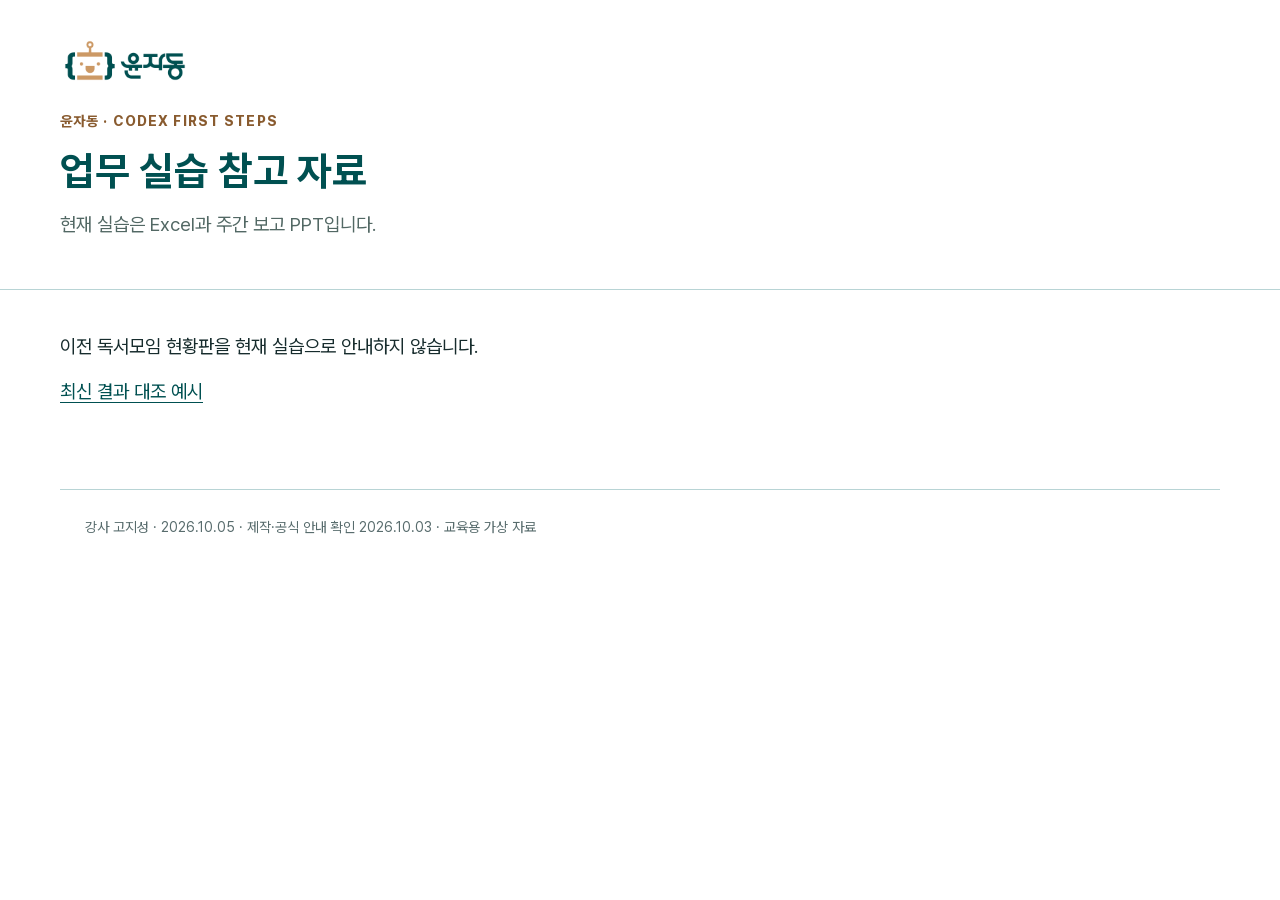
<file: site/examples/reading-dashboard.html>
<!doctype html><html lang="ko"><head><meta charset="utf-8"><meta name="viewport" content="width=device-width,initial-scale=1"><title>업무 실습 참고 자료</title><link rel="stylesheet" href="../assets/studio.css"><link rel="stylesheet" href="../assets/visual-quality.css"></head><body data-visual-quality="20261005" class="quality-reviewed quality-example"><header class="site"><img class="example-logo" src="../assets/logo.png" alt="윤자동"><div class="eyebrow">윤자동 · CODEX FIRST STEPS</div><h1>업무 실습 참고 자료</h1><p>현재 실습은 Excel과 주간 보고 PPT입니다.</p></header><main class="site"><p>이전 독서모임 현황판을 현재 실습으로 안내하지 않습니다.</p><a href="summary-reference.html">최신 결과 대조 예시</a></main><footer class="site">강사 고지성 · 2026.10.05 · 제작·공식 안내 확인 2026.10.03 · 교육용 가상 자료</footer><script>document.querySelectorAll('[data-copy]').forEach(b=>b.onclick=async()=>{try{await navigator.clipboard.writeText(b.closest('.prompt').querySelector('pre').textContent);b.textContent='복사됨';setTimeout(()=>b.textContent='복사',1200)}catch(e){b.textContent='문장을 선택해 복사';const r=document.createRange();r.selectNodeContents(b.closest('.prompt').querySelector('pre'));const s=getSelection();s.removeAllRanges();s.addRange(r)}});</script><script src="../assets/table-hints.js"></script></body></html>
</file>
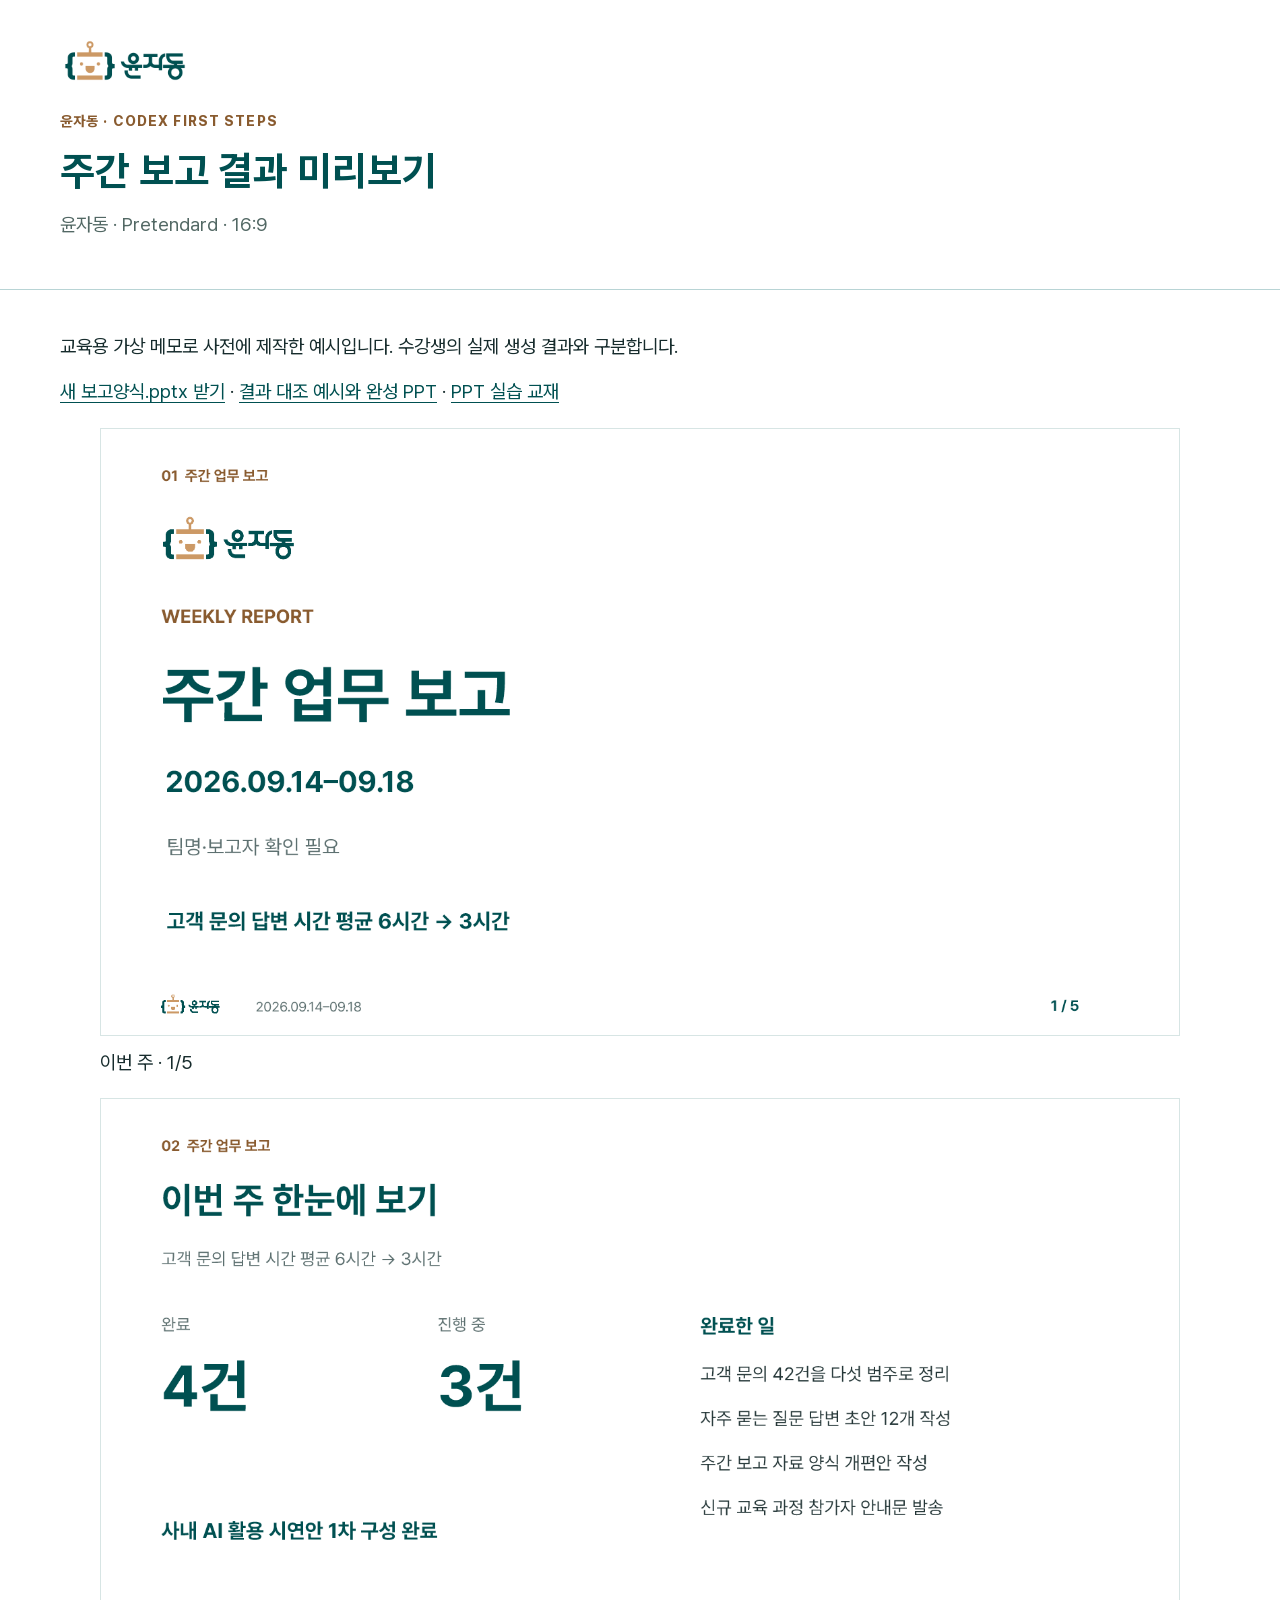
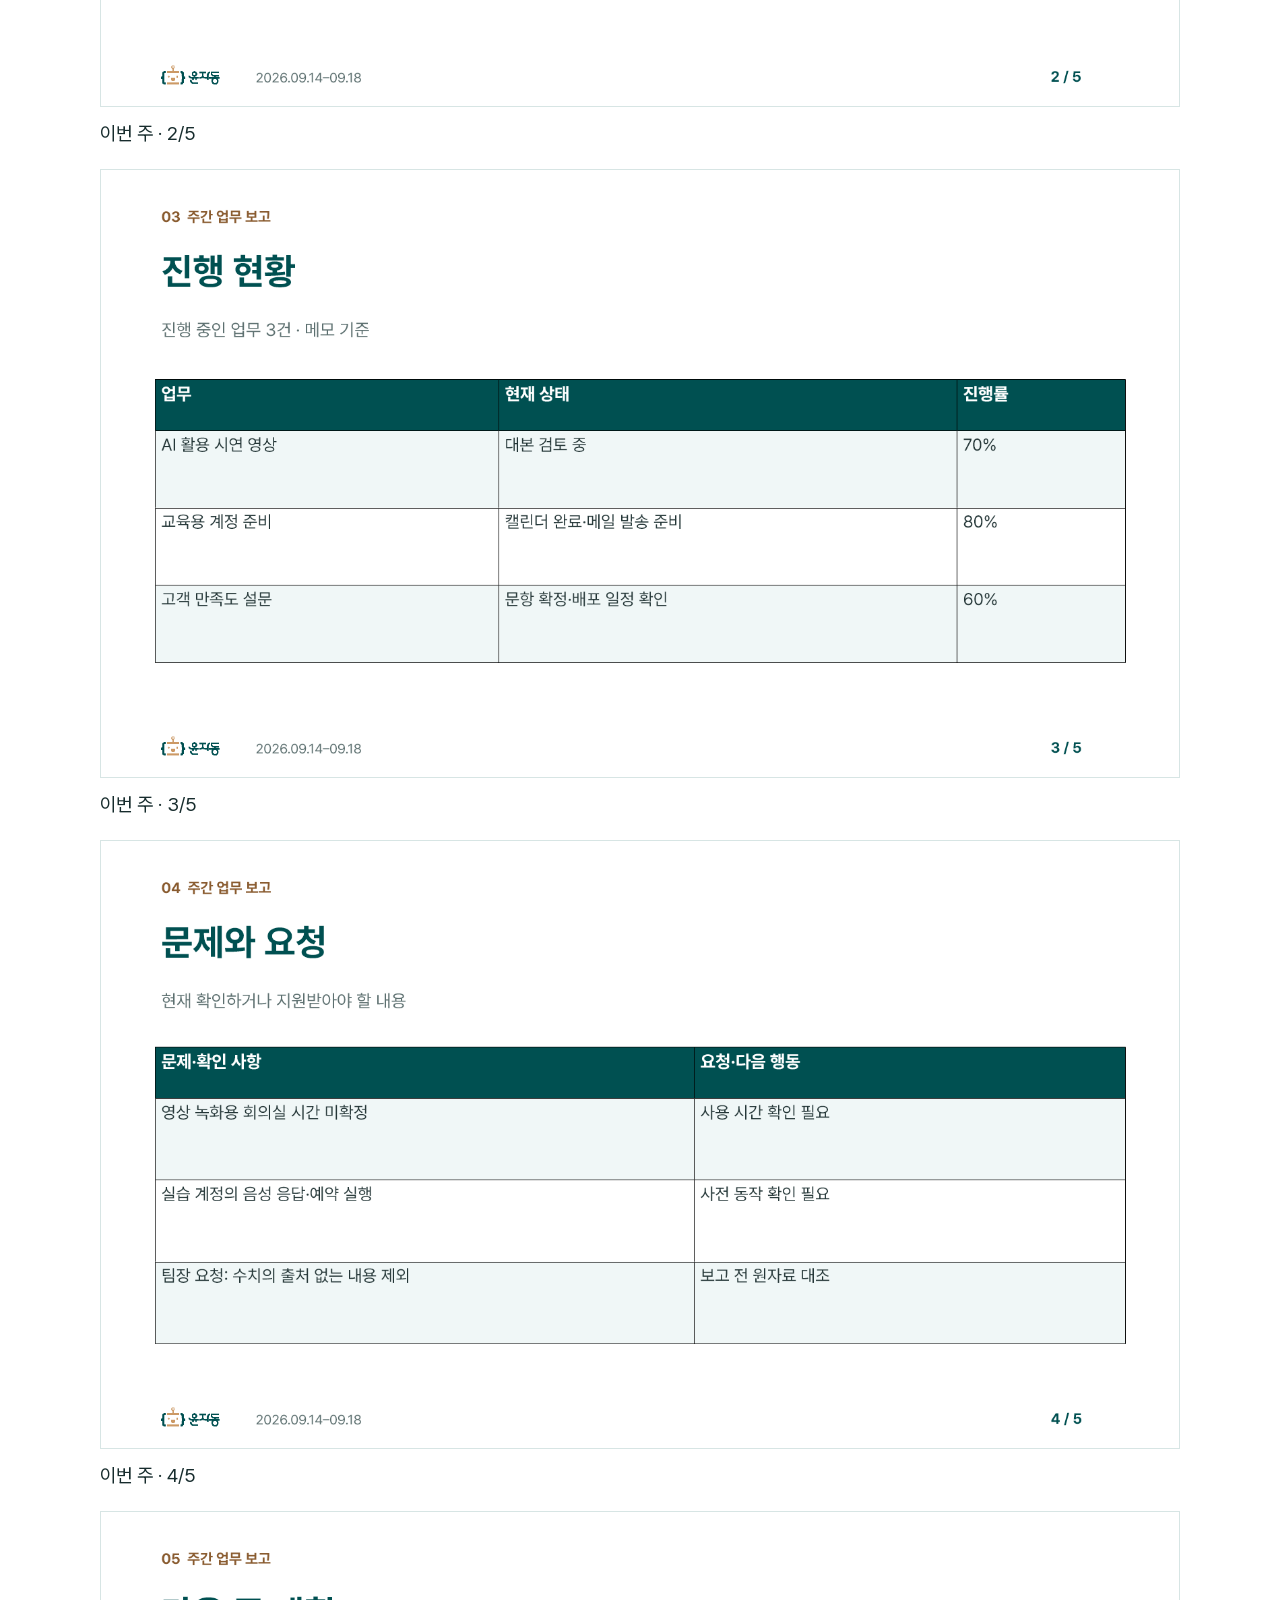
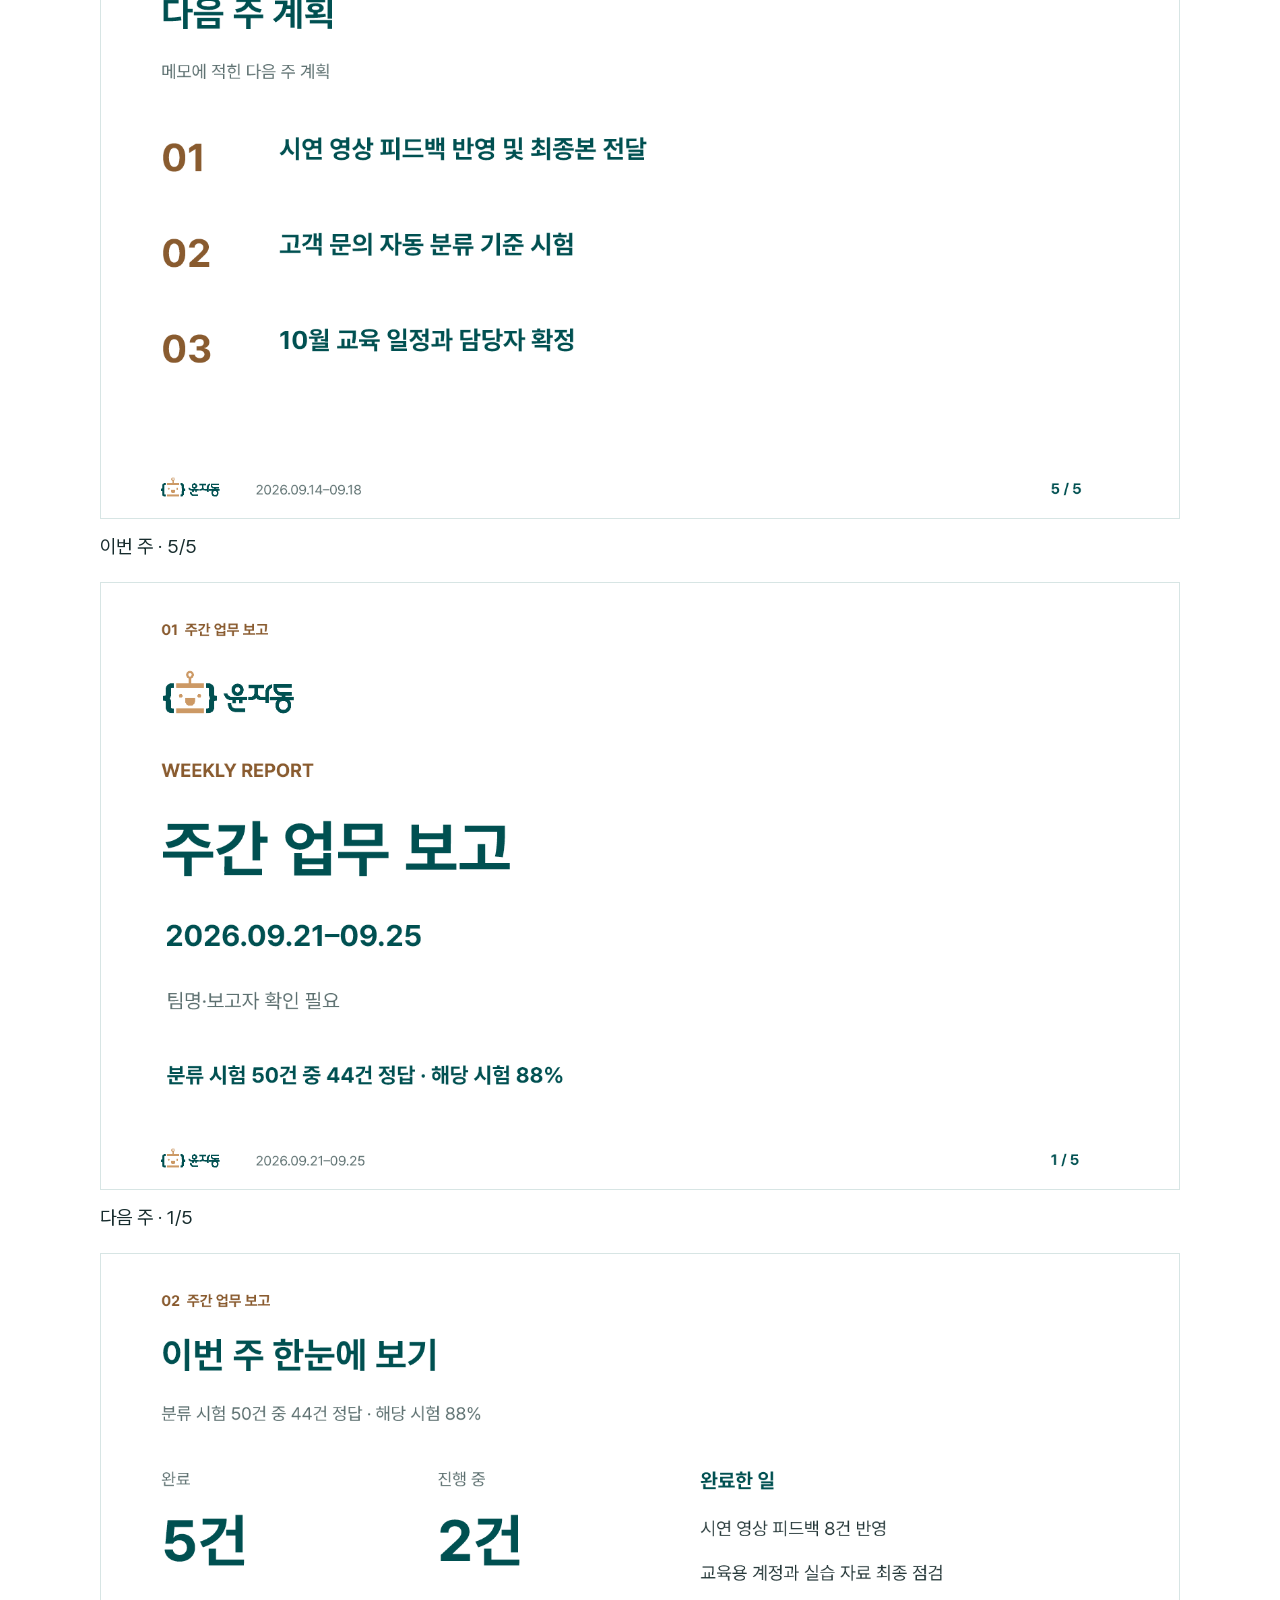
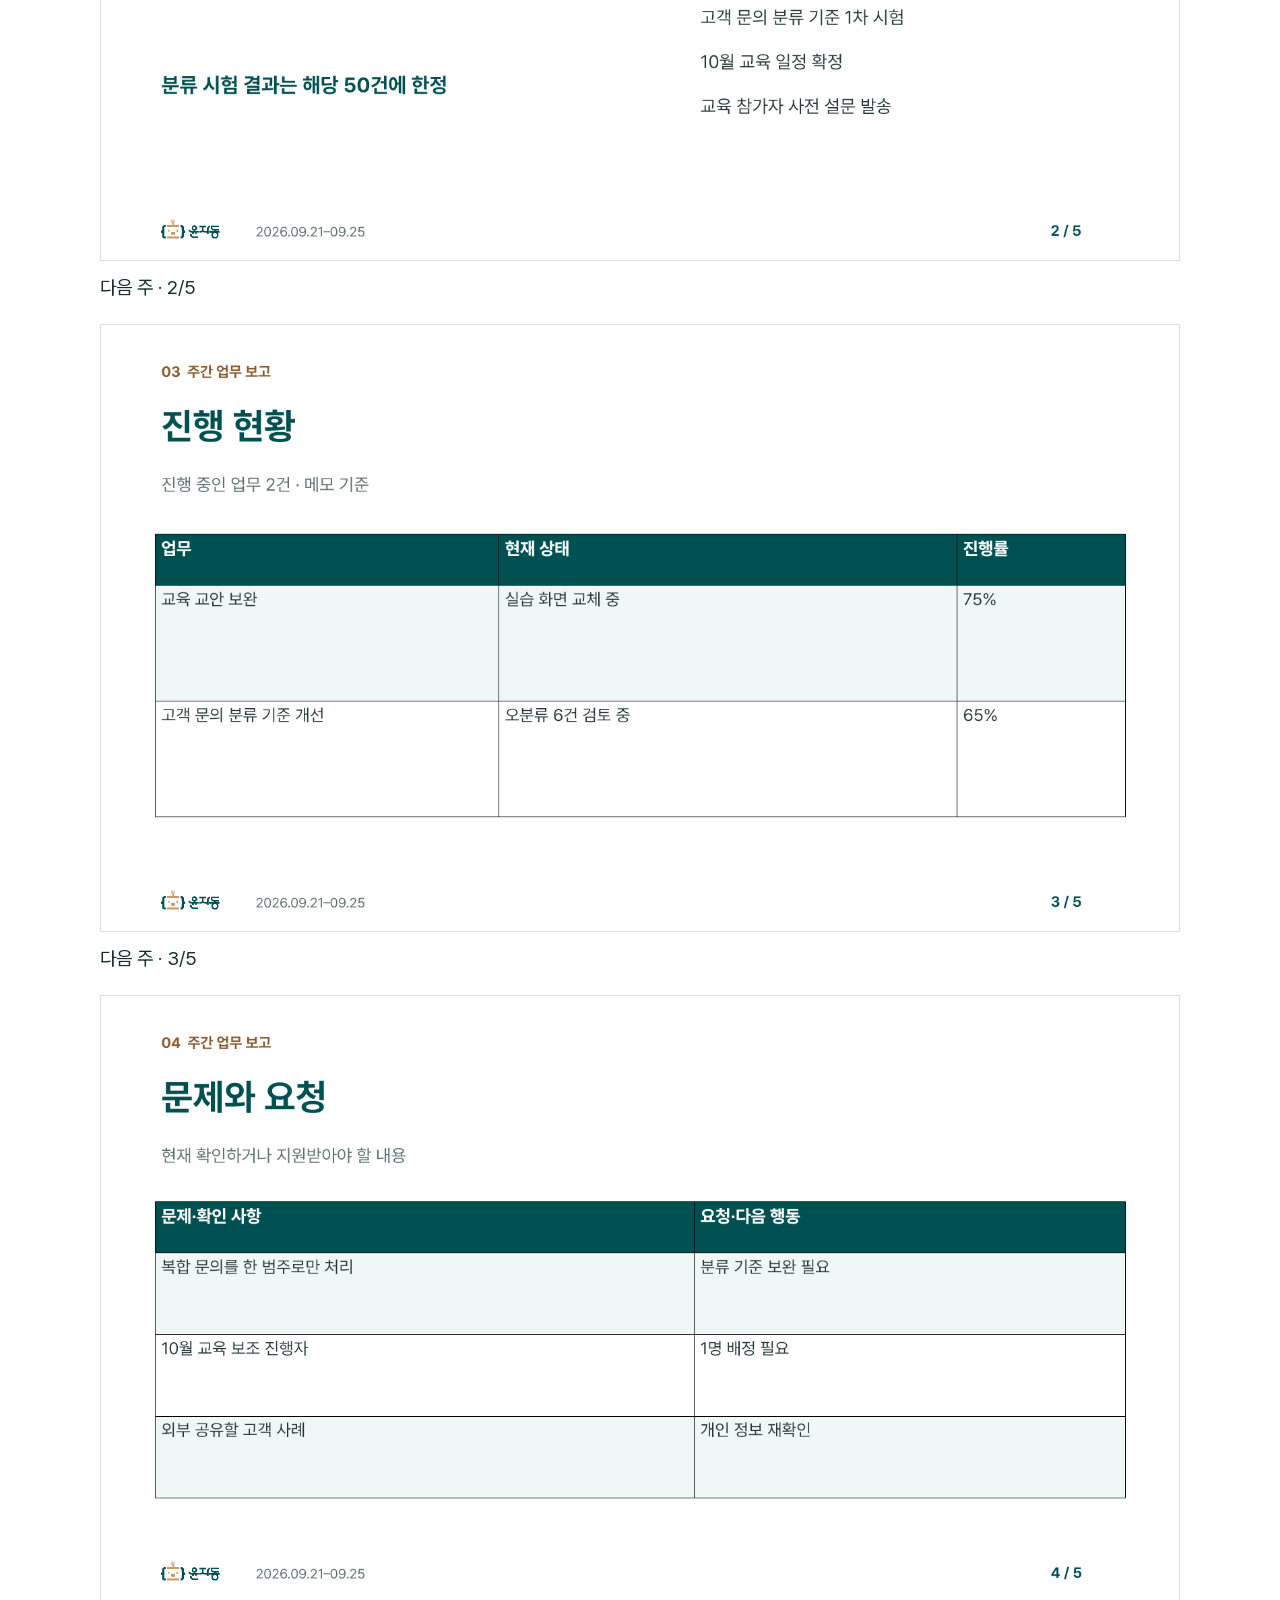
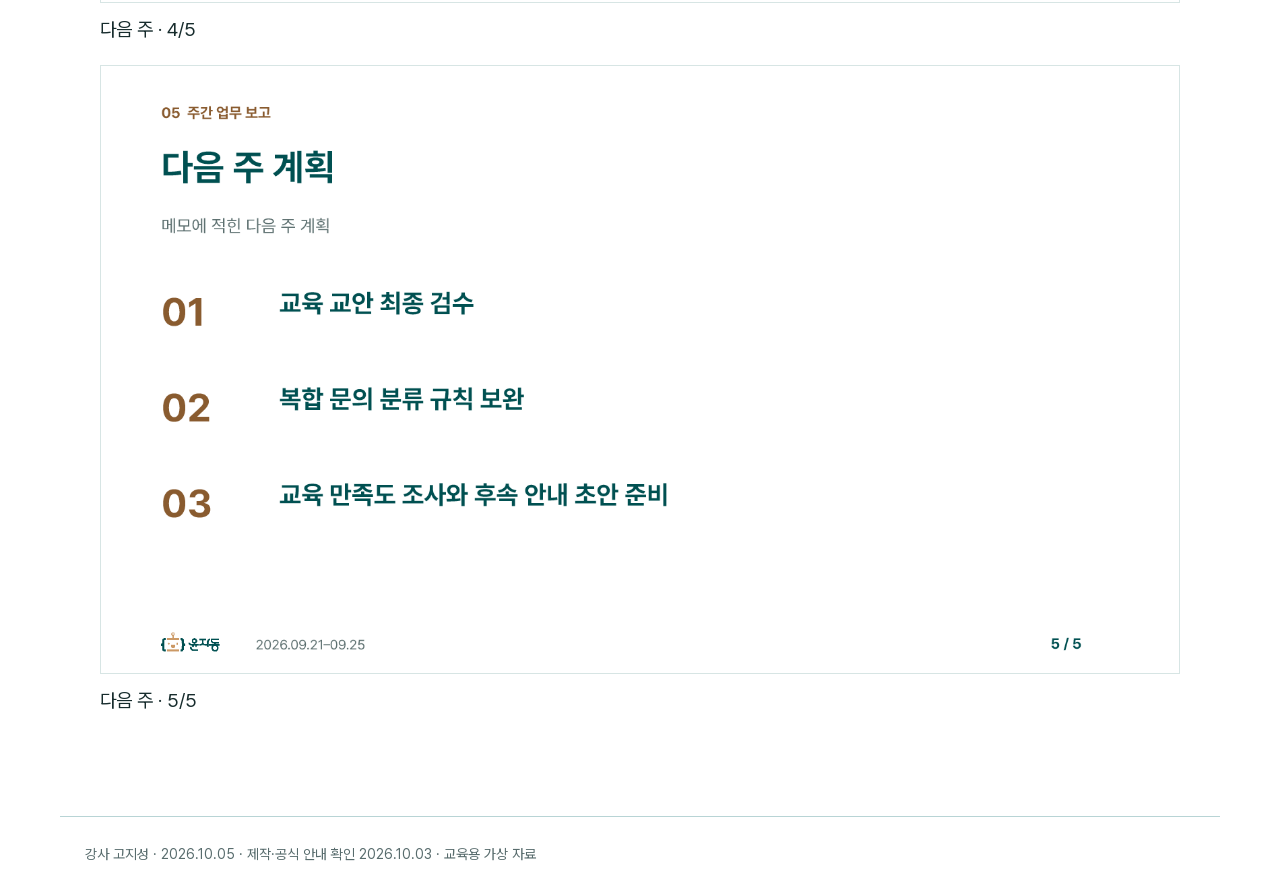
<file: site/examples/report-preview.html>
<!doctype html><html lang="ko"><head><meta charset="utf-8"><meta name="viewport" content="width=device-width,initial-scale=1"><title>주간 보고 결과 미리보기</title><link rel="stylesheet" href="../assets/studio.css"><link rel="stylesheet" href="../assets/visual-quality.css"></head><body data-visual-quality="20261005" class="quality-reviewed quality-example"><header class="site"><img class="example-logo" src="../assets/logo.png" alt="윤자동"><div class="eyebrow">윤자동 · CODEX FIRST STEPS</div><h1>주간 보고 결과 미리보기</h1><p>윤자동 · Pretendard · 16:9</p></header><main class="site"><p>교육용 가상 메모로 사전에 제작한 예시입니다. 수강생의 실제 생성 결과와 구분합니다.</p><p><a href="보고양식.pptx" download>새 보고양식.pptx 받기</a> · <a href="summary-reference.html#ppt">결과 대조 예시와 완성 PPT</a> · <a href="../textbook.html#02-1">PPT 실습 교재</a></p><figure><img src="week1-1.png" alt="week1 1장" style="width:100%;height:auto;border:1px solid #d7e5e4"><figcaption>이번 주 · 1/5</figcaption></figure><figure><img src="week1-2.png" alt="week1 2장" style="width:100%;height:auto;border:1px solid #d7e5e4"><figcaption>이번 주 · 2/5</figcaption></figure><figure><img src="week1-3.png" alt="week1 3장" style="width:100%;height:auto;border:1px solid #d7e5e4"><figcaption>이번 주 · 3/5</figcaption></figure><figure><img src="week1-4.png" alt="week1 4장" style="width:100%;height:auto;border:1px solid #d7e5e4"><figcaption>이번 주 · 4/5</figcaption></figure><figure><img src="week1-5.png" alt="week1 5장" style="width:100%;height:auto;border:1px solid #d7e5e4"><figcaption>이번 주 · 5/5</figcaption></figure><figure><img src="week2-1.png" alt="week2 1장" style="width:100%;height:auto;border:1px solid #d7e5e4"><figcaption>다음 주 · 1/5</figcaption></figure><figure><img src="week2-2.png" alt="week2 2장" style="width:100%;height:auto;border:1px solid #d7e5e4"><figcaption>다음 주 · 2/5</figcaption></figure><figure><img src="week2-3.png" alt="week2 3장" style="width:100%;height:auto;border:1px solid #d7e5e4"><figcaption>다음 주 · 3/5</figcaption></figure><figure><img src="week2-4.png" alt="week2 4장" style="width:100%;height:auto;border:1px solid #d7e5e4"><figcaption>다음 주 · 4/5</figcaption></figure><figure><img src="week2-5.png" alt="week2 5장" style="width:100%;height:auto;border:1px solid #d7e5e4"><figcaption>다음 주 · 5/5</figcaption></figure></main><footer class="site">강사 고지성 · 2026.10.05 · 제작·공식 안내 확인 2026.10.03 · 교육용 가상 자료</footer><script>document.querySelectorAll('[data-copy]').forEach(b=>b.onclick=async()=>{try{await navigator.clipboard.writeText(b.closest('.prompt').querySelector('pre').textContent);b.textContent='복사됨';setTimeout(()=>b.textContent='복사',1200)}catch(e){b.textContent='문장을 선택해 복사';const r=document.createRange();r.selectNodeContents(b.closest('.prompt').querySelector('pre'));const s=getSelection();s.removeAllRanges();s.addRange(r)}});</script><script src="../assets/table-hints.js"></script></body></html>
</file>
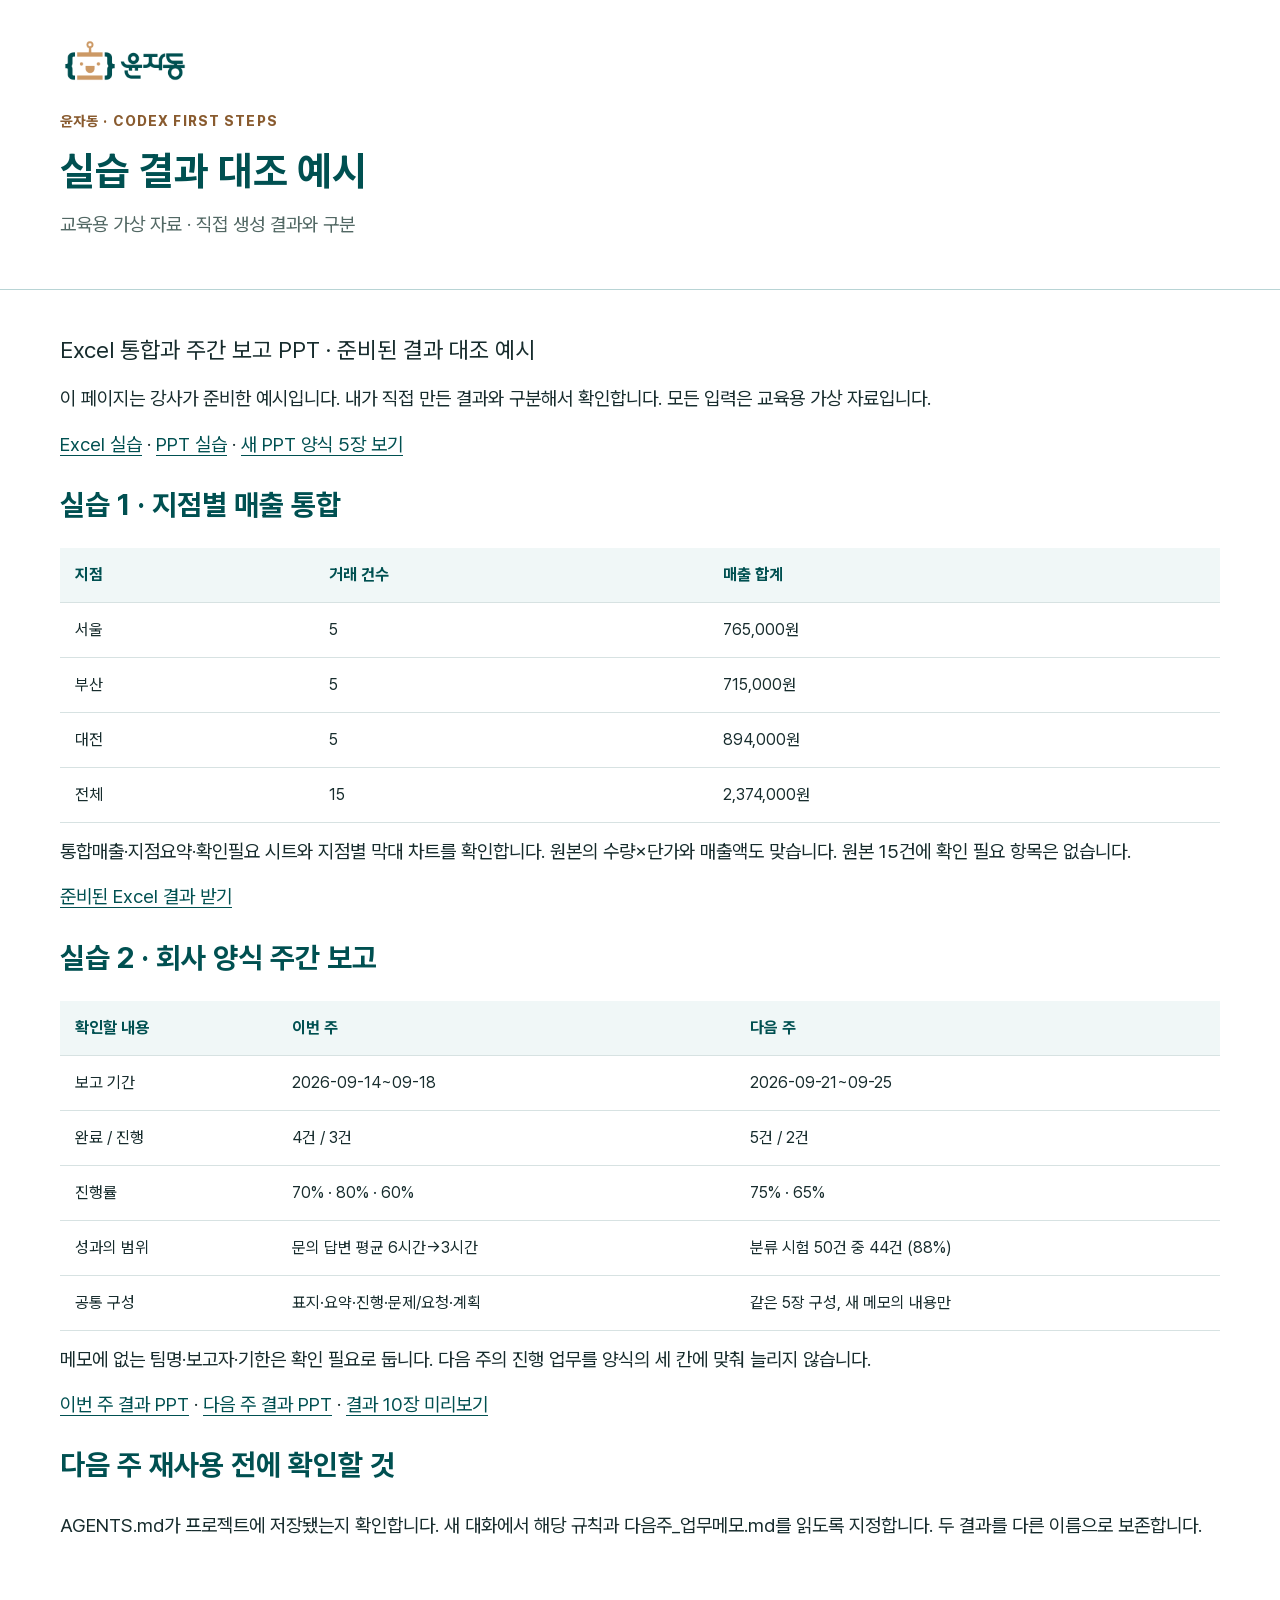
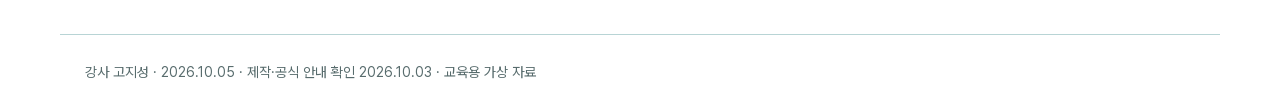
<file: site/examples/summary-reference.html>
<!doctype html><html lang="ko"><head><meta charset="utf-8"><meta name="viewport" content="width=device-width,initial-scale=1"><title>실습 결과 대조 예시</title><link rel="stylesheet" href="../assets/studio.css"><link rel="stylesheet" href="../assets/visual-quality.css"></head><body data-visual-quality="20261005" class="quality-reviewed quality-example"><header class="site"><img class="example-logo" src="../assets/logo.png" alt="윤자동"><div class="eyebrow">윤자동 · CODEX FIRST STEPS</div><h1>실습 결과 대조 예시</h1><p>교육용 가상 자료 · 직접 생성 결과와 구분</p></header><main class="site"><p class="lead">Excel 통합과 주간 보고 PPT · 준비된 결과 대조 예시</p><p>이 페이지는 강사가 준비한 예시입니다. 내가 직접 만든 결과와 구분해서 확인합니다. 모든 입력은 교육용 가상 자료입니다.</p><nav><a href="../live.html#p-01-1">Excel 실습</a> · <a href="../live.html#p-02-1">PPT 실습</a> · <a href="template-preview.html">새 PPT 양식 5장 보기</a></nav><section id="excel"><h2>실습 1 · 지점별 매출 통합</h2><div class="table-wrap"><table><thead><tr><th>지점</th><th>거래 건수</th><th>매출 합계</th></tr></thead><tbody><tr><td>서울</td><td>5</td><td>765,000원</td></tr><tr><td>부산</td><td>5</td><td>715,000원</td></tr><tr><td>대전</td><td>5</td><td>894,000원</td></tr><tr><td>전체</td><td>15</td><td>2,374,000원</td></tr></tbody></table></div><p>통합매출·지점요약·확인필요 시트와 지점별 막대 차트를 확인합니다. 원본의 수량×단가와 매출액도 맞습니다. 원본 15건에 확인 필요 항목은 없습니다.</p><a href="지점별_매출_통합본.xlsx" download>준비된 Excel 결과 받기</a></section><section id="ppt"><h2>실습 2 · 회사 양식 주간 보고</h2><div class="table-wrap"><table><thead><tr><th>확인할 내용</th><th>이번 주</th><th>다음 주</th></tr></thead><tbody><tr><td>보고 기간</td><td>2026-09-14~09-18</td><td>2026-09-21~09-25</td></tr><tr><td>완료 / 진행</td><td>4건 / 3건</td><td>5건 / 2건</td></tr><tr><td>진행률</td><td>70% · 80% · 60%</td><td>75% · 65%</td></tr><tr><td>성과의 범위</td><td>문의 답변 평균 6시간→3시간</td><td>분류 시험 50건 중 44건 (88%)</td></tr><tr><td>공통 구성</td><td>표지·요약·진행·문제/요청·계획</td><td>같은 5장 구성, 새 메모의 내용만</td></tr></tbody></table></div><p>메모에 없는 팀명·보고자·기한은 확인 필요로 둡니다. 다음 주의 진행 업무를 양식의 세 칸에 맞춰 늘리지 않습니다.</p><p><a href="주간업무보고_2026-09-14_2026-09-18.pptx" download>이번 주 결과 PPT</a> · <a href="주간업무보고_2026-09-21_2026-09-25.pptx" download>다음 주 결과 PPT</a> · <a href="report-preview.html">결과 10장 미리보기</a></p></section><section id="rules"><h2>다음 주 재사용 전에 확인할 것</h2><p>AGENTS.md가 프로젝트에 저장됐는지 확인합니다. 새 대화에서 해당 규칙과 다음주_업무메모.md를 읽도록 지정합니다. 두 결과를 다른 이름으로 보존합니다.</p></section></main><footer class="site">강사 고지성 · 2026.10.05 · 제작·공식 안내 확인 2026.10.03 · 교육용 가상 자료</footer><script>document.querySelectorAll('[data-copy]').forEach(b=>b.onclick=async()=>{try{await navigator.clipboard.writeText(b.closest('.prompt').querySelector('pre').textContent);b.textContent='복사됨';setTimeout(()=>b.textContent='복사',1200)}catch(e){b.textContent='문장을 선택해 복사';const r=document.createRange();r.selectNodeContents(b.closest('.prompt').querySelector('pre'));const s=getSelection();s.removeAllRanges();s.addRange(r)}});</script><script src="../assets/table-hints.js"></script></body></html>
</file>
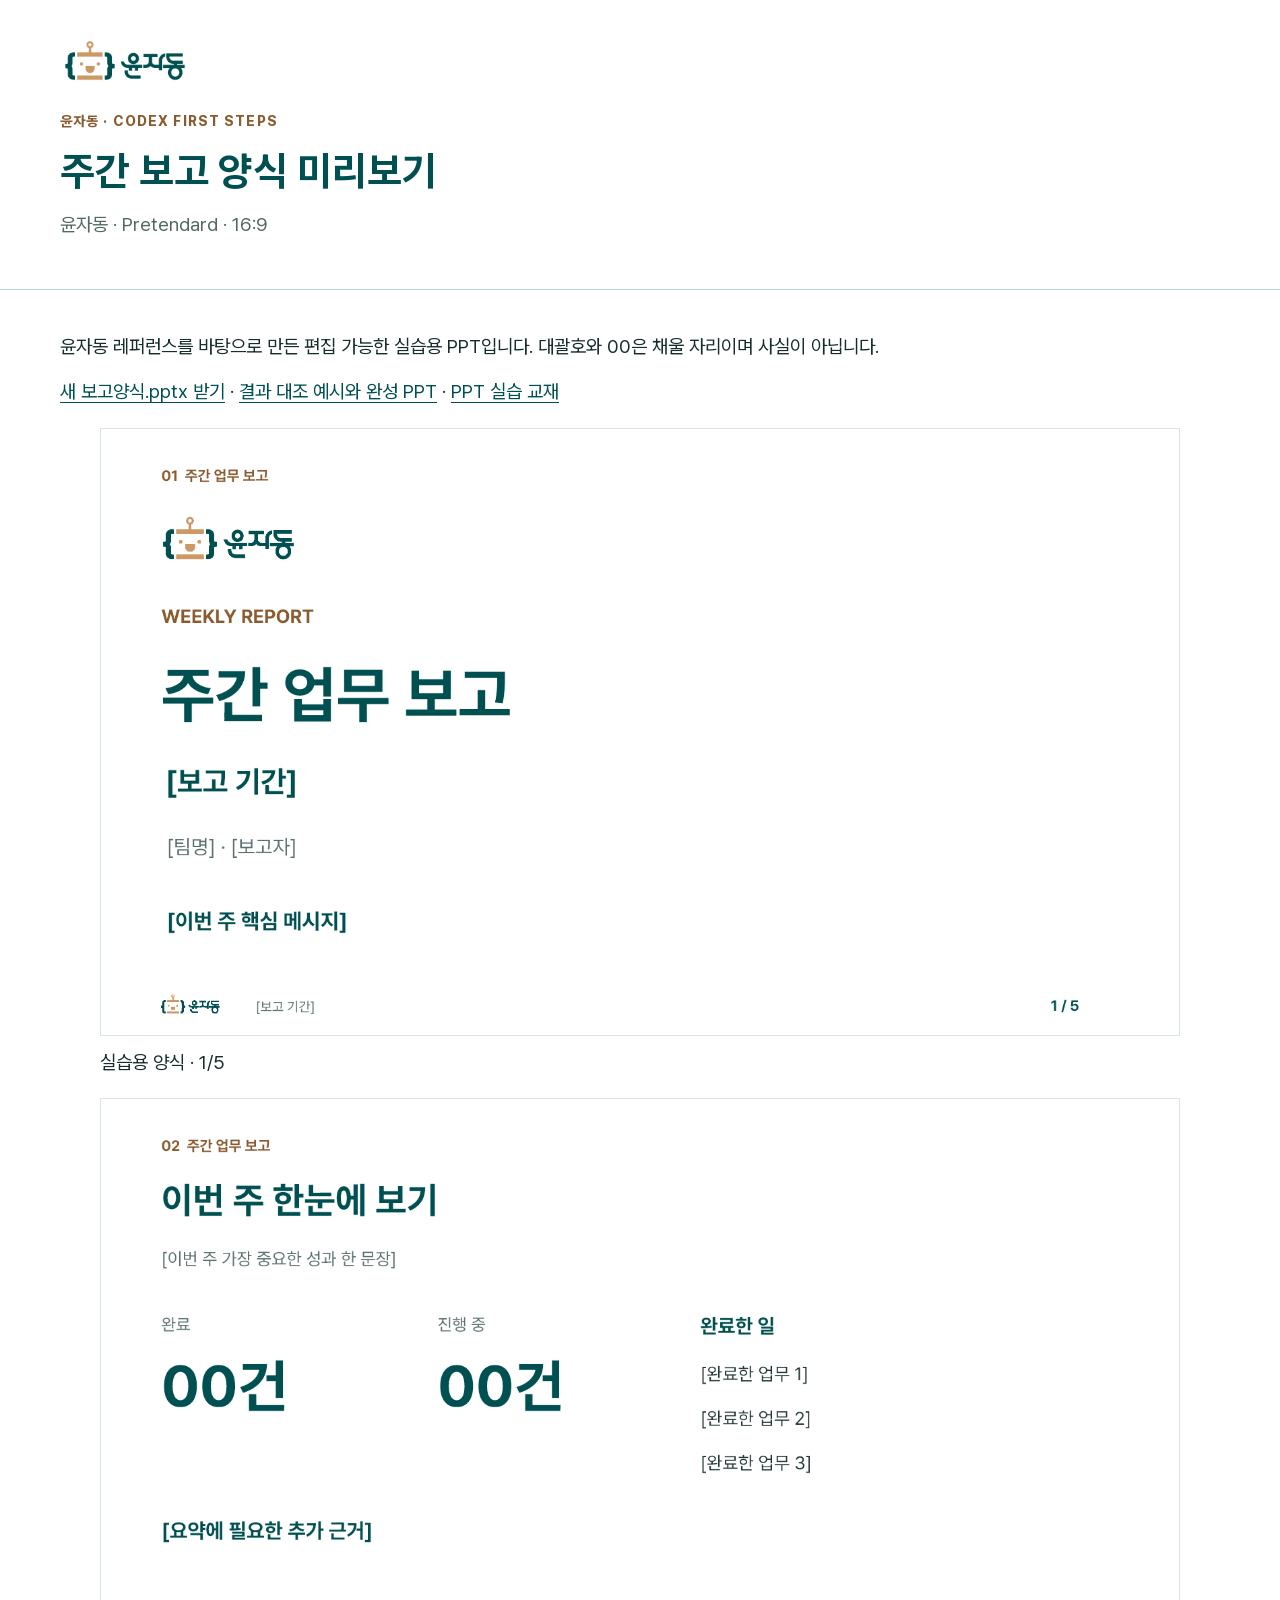
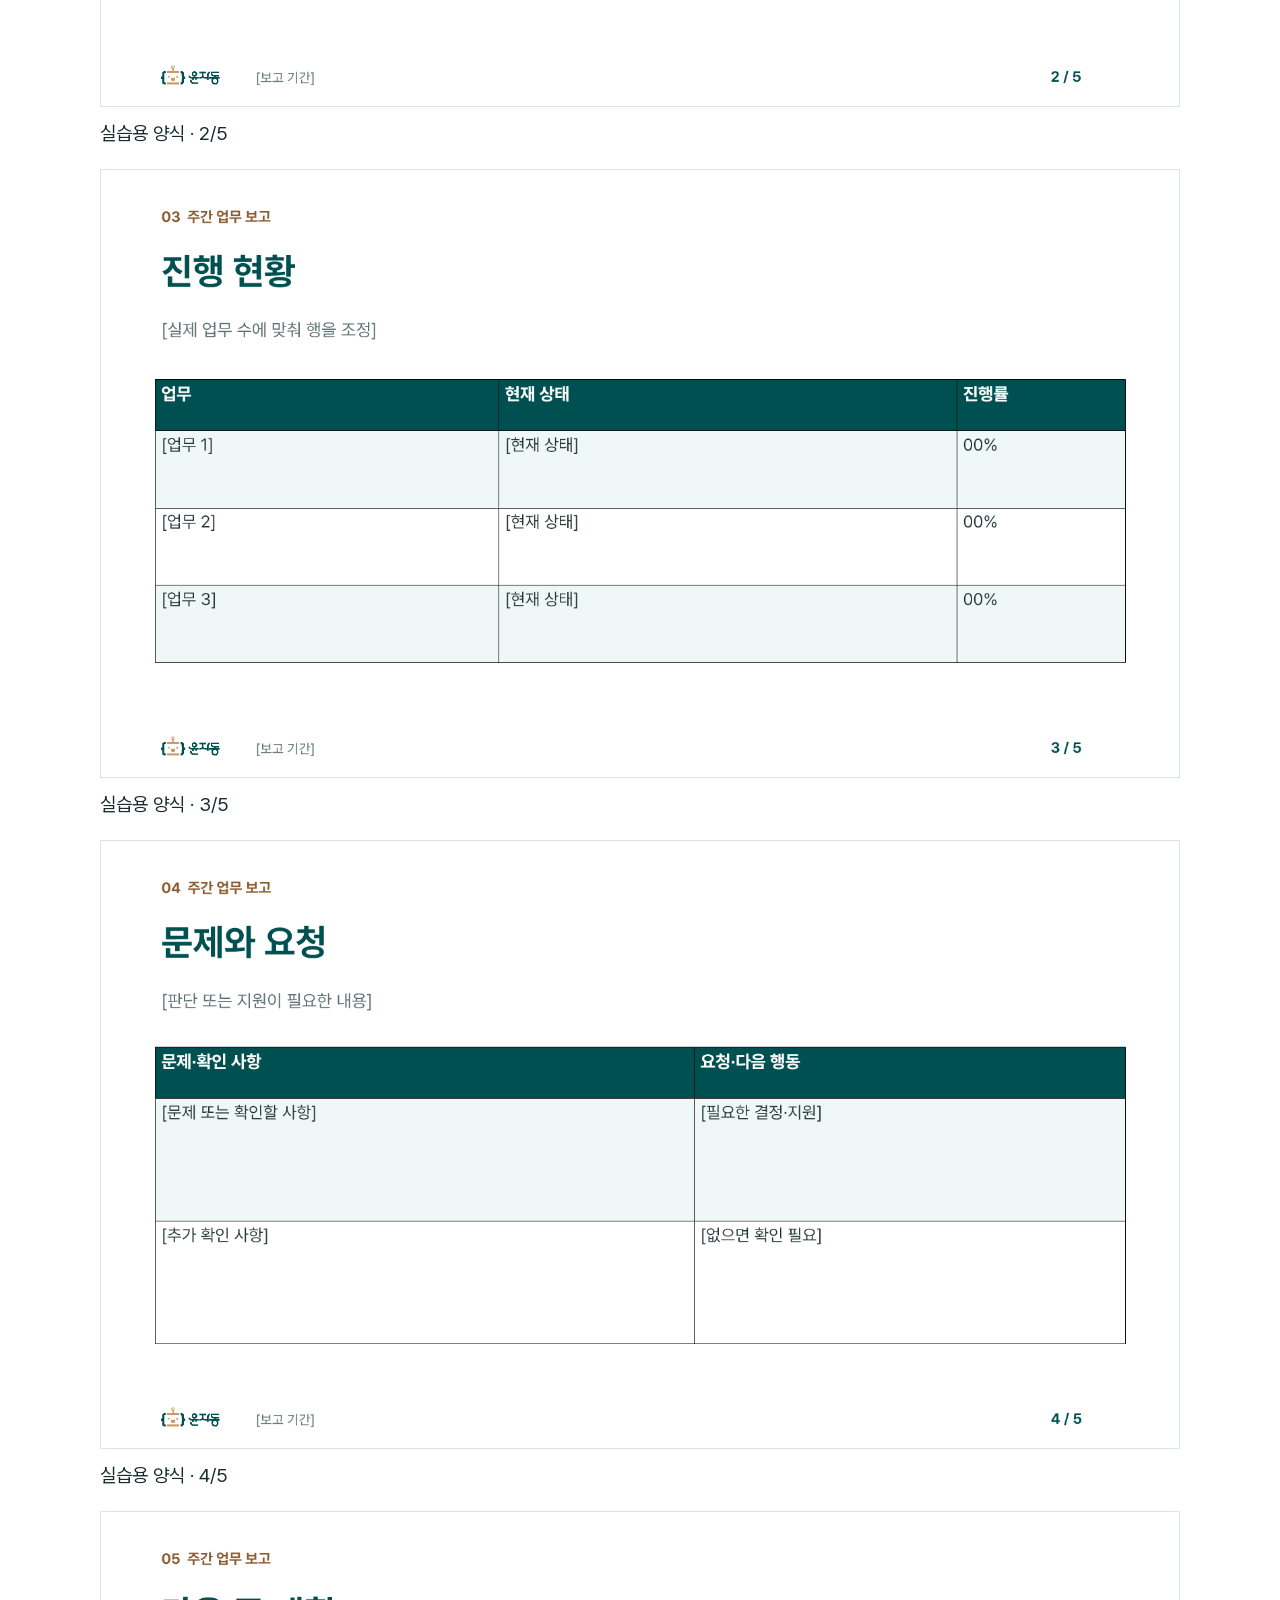
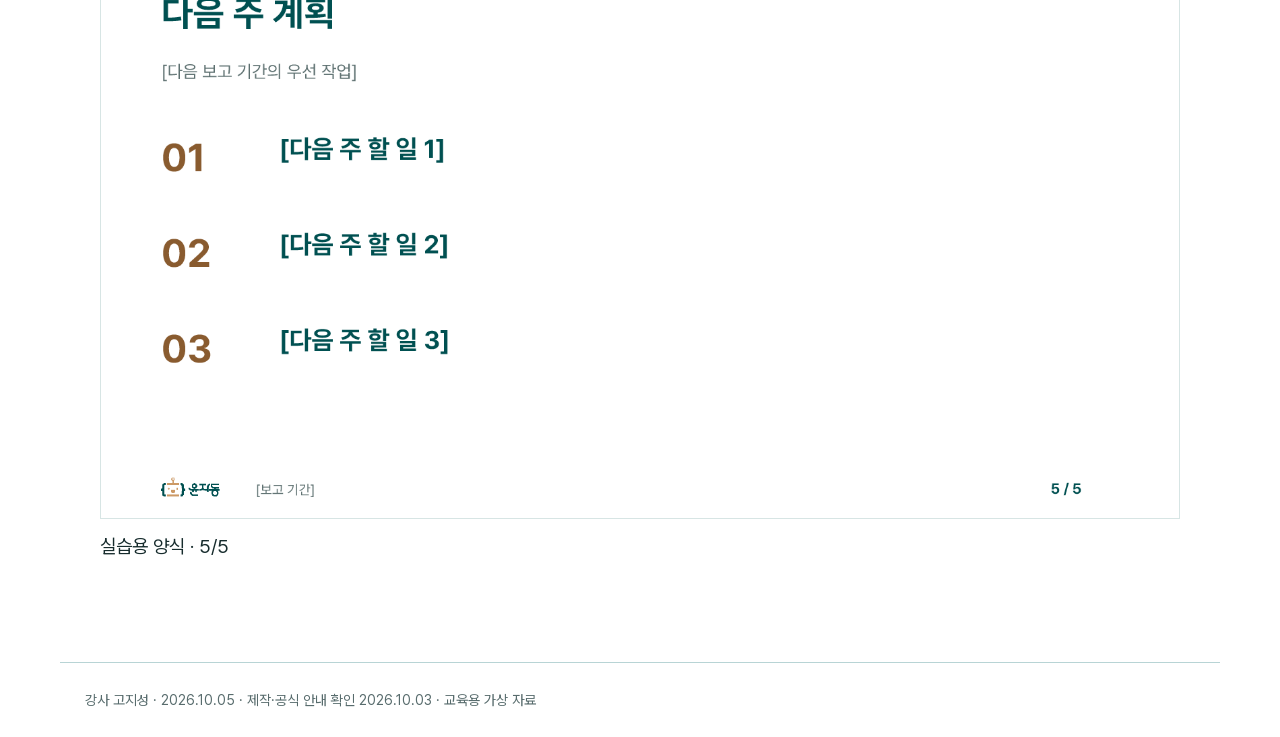
<file: site/examples/template-preview.html>
<!doctype html><html lang="ko"><head><meta charset="utf-8"><meta name="viewport" content="width=device-width,initial-scale=1"><title>주간 보고 양식 미리보기</title><link rel="stylesheet" href="../assets/studio.css"><link rel="stylesheet" href="../assets/visual-quality.css"></head><body data-visual-quality="20261005" class="quality-reviewed quality-example"><header class="site"><img class="example-logo" src="../assets/logo.png" alt="윤자동"><div class="eyebrow">윤자동 · CODEX FIRST STEPS</div><h1>주간 보고 양식 미리보기</h1><p>윤자동 · Pretendard · 16:9</p></header><main class="site"><p>윤자동 레퍼런스를 바탕으로 만든 편집 가능한 실습용 PPT입니다. 대괄호와 00은 채울 자리이며 사실이 아닙니다.</p><p><a href="보고양식.pptx" download>새 보고양식.pptx 받기</a> · <a href="summary-reference.html#ppt">결과 대조 예시와 완성 PPT</a> · <a href="../textbook.html#02-1">PPT 실습 교재</a></p><figure><img src="template-1.png" alt="template 1장" style="width:100%;height:auto;border:1px solid #d7e5e4"><figcaption>실습용 양식 · 1/5</figcaption></figure><figure><img src="template-2.png" alt="template 2장" style="width:100%;height:auto;border:1px solid #d7e5e4"><figcaption>실습용 양식 · 2/5</figcaption></figure><figure><img src="template-3.png" alt="template 3장" style="width:100%;height:auto;border:1px solid #d7e5e4"><figcaption>실습용 양식 · 3/5</figcaption></figure><figure><img src="template-4.png" alt="template 4장" style="width:100%;height:auto;border:1px solid #d7e5e4"><figcaption>실습용 양식 · 4/5</figcaption></figure><figure><img src="template-5.png" alt="template 5장" style="width:100%;height:auto;border:1px solid #d7e5e4"><figcaption>실습용 양식 · 5/5</figcaption></figure></main><footer class="site">강사 고지성 · 2026.10.05 · 제작·공식 안내 확인 2026.10.03 · 교육용 가상 자료</footer><script>document.querySelectorAll('[data-copy]').forEach(b=>b.onclick=async()=>{try{await navigator.clipboard.writeText(b.closest('.prompt').querySelector('pre').textContent);b.textContent='복사됨';setTimeout(()=>b.textContent='복사',1200)}catch(e){b.textContent='문장을 선택해 복사';const r=document.createRange();r.selectNodeContents(b.closest('.prompt').querySelector('pre'));const s=getSelection();s.removeAllRanges();s.addRange(r)}});</script><script src="../assets/table-hints.js"></script></body></html>
</file>
<file: site/assets/studio.css>
@font-face{font-family:Pretendard;src:url('PretendardVariable.woff2');font-weight:100 900;font-style:normal;font-display:swap}*{box-sizing:border-box} :root{--teal:#005051;--deep:#003d3e;--gold:#cc9965;--paper:#faf9f5;--pale:#f0f7f7;--line:#b8d4d5;--ink:#172c2d;--muted:#586c6d}html{scroll-behavior:smooth}body{margin:0;font-family:Pretendard,'Malgun Gothic',sans-serif;color:var(--ink);background:var(--paper);line-height:1.65;word-break:keep-all}a{color:var(--teal);text-underline-offset:4px}button,input,textarea{font:inherit}button,a.btn{display:inline-flex;align-items:center;justify-content:center;gap:8px;padding:10px 18px;border:1px solid var(--teal);border-radius:7px;background:var(--teal);color:white;font-weight:650;text-decoration:none;cursor:pointer}button.secondary,a.btn.secondary{background:white;color:var(--teal)}button:disabled{opacity:.45;cursor:default}a:focus-visible,button:focus-visible,summary:focus-visible{outline:3px solid var(--gold);outline-offset:3px}header.site{padding:36px max(24px,calc((100vw - 1160px)/2));background:var(--deep);color:white}header.site a{color:white}header.site h1{font-size:40px;line-height:1.25;margin:12px 0}header.site p{max-width:850px;color:#deeeee}.eyebrow{font-size:14px;font-weight:750;letter-spacing:.08em;text-transform:uppercase;color:var(--gold)}main.site{max-width:1208px;margin:auto;padding:28px 24px 80px}h2{font-size:29px;line-height:1.35;color:var(--teal)}h3{font-size:22px;line-height:1.4}p{margin:12px 0}.lead{font-size:23px}.muted{color:var(--muted);font-size:15px}.grid{display:grid;grid-template-columns:repeat(2,minmax(0,1fr));gap:22px}.grid.three{grid-template-columns:repeat(3,minmax(0,1fr))}.card{border:1px solid var(--line);border-radius:12px;padding:26px;background:white;margin:14px 0}.card h2,.card h3{margin-top:0}.card.featured{border:2px solid var(--teal)}.callout{padding:20px 24px;background:var(--pale);border-left:4px solid var(--gold);margin:20px 0}.callout strong{display:block;color:var(--teal)}.actions{display:flex;gap:12px;flex-wrap:wrap;margin:20px 0}.tag{display:inline-block;font-size:13px;font-weight:bold;border-radius:20px;padding:4px 11px;background:#e7eeee;color:var(--teal)}.tag.gold{background:#f9eddc;color:#78532d}.table-wrap{overflow:auto}table{border-collapse:collapse;width:100%;background:white;font-size:16px}th,td{text-align:left;vertical-align:top;padding:13px 15px;border-bottom:1px solid #d7e2e2}th{background:var(--pale);color:var(--teal)}details{border:1px solid var(--line);border-radius:8px;background:white;padding:16px 20px;margin:12px 0}summary{cursor:pointer;font-weight:700}.prompt{border-radius:8px;overflow:hidden;background:#1a1f2e;color:#f1f5f4;margin:16px 0}.prompt-head{display:flex;justify-content:space-between;padding:10px 18px;border-bottom:1px solid #526060;align-items:center}.prompt button{background:white;color:var(--teal);font-size:14px;padding:6px 12px}.prompt pre{font:inherit;font-size:17px;line-height:1.75;white-space:pre-wrap;overflow-wrap:anywhere;padding:20px;margin:0}.spoken{font-size:20px;line-height:1.9;border-left:4px solid var(--teal);padding:20px 26px;background:white}.figure{width:100%;border-radius:10px;display:block}.scene-note{scroll-margin-top:24px;border-top:1px solid var(--line);padding:22px 0}.scene-note:first-child{border-top:0}.note-jumps{display:flex;flex-wrap:wrap;gap:8px}.note-jumps a{padding:5px 10px;background:white;border:1px solid var(--line);border-radius:4px}footer.site{border-top:1px solid var(--line);padding:25px;max-width:1160px;margin:auto;font-size:14px;color:var(--muted)}.note-form textarea{width:100%;min-height:75px;padding:12px;border:1px solid var(--line);border-radius:6px;background:#fff}.note-form label{display:block;margin:16px 0 6px;font-weight:650}
/* Textbook: one readable column, persistent section map. */
.book-top{position:sticky;top:0;z-index:20;height:56px;background:var(--deep);color:white;display:flex;align-items:center;gap:18px;padding:0 24px;font-size:16px}.book-top a{color:white}.book-top .book-menu{display:none;padding:5px 12px;border-color:#b8d4d5}.book-layout{display:grid;grid-template-columns:260px minmax(0,1fr);max-width:1450px;margin:auto}.book-nav{position:sticky;top:56px;height:calc(100vh - 56px);overflow:auto;padding:28px 18px;border-right:1px solid var(--line);background:var(--paper)}.book-nav a{display:block;text-decoration:none;padding:9px 13px;font-size:15px;border-radius:5px;margin:4px 0}.book-nav a:hover,.book-nav a.current{background:#deeeee;color:var(--deep);font-weight:700}.book-main{padding:20px 44px 80px;max-width:1060px}.book-section{scroll-margin-top:76px;border-bottom:1px solid var(--line);padding:28px 0 44px;font-size:19px}.book-section h2{margin-top:5px}.book-section .step-list{counter-reset:step;padding:0;list-style:none}.step-list li{counter-increment:step;position:relative;padding:16px 16px 16px 56px;margin:10px 0;background:white;border:1px solid var(--line);border-radius:8px}.step-list li:before{content:counter(step);position:absolute;left:16px;top:16px;font-weight:800;color:var(--teal)}.book-image{max-width:560px;margin:24px 0}.success{background:#e8f2ed;padding:16px 20px;border-left:4px solid #4e876e}.success strong{color:#245d43}.entry-links{display:flex;gap:12px;flex-wrap:wrap}.empty-safe{white-space:pre-wrap}.prompt-only{max-width:950px;margin:auto;padding:24px}.prompt-only h1{font-size:30px}.small-title{font-size:20px}
/* Slide deck: fixed 1600 × 900 canvas; only the full canvas scales. */
body.deck{background:#1c2929;height:100vh;overflow:hidden}.deck-wrap{position:absolute;left:50%;top:50%;width:1600px;height:900px;transform-origin:center center}.slide{display:none;position:absolute;inset:0;background:var(--paper);padding:48px 64px 72px;overflow:hidden}.slide.active{display:flex;flex-direction:column}.slide .s-top{display:flex;justify-content:space-between;align-items:center;height:36px;margin-bottom:14px}.slide .s-kicker{color:var(--teal);font-weight:700;font-size:19px;letter-spacing:.03em}.slide .s-mode{padding:4px 14px;border:1px solid var(--line);border-radius:25px;font-size:17px;color:var(--teal)}.slide h2{font-size:54px;line-height:1.18;letter-spacing:-.035em;max-width:1370px;margin:12px 0}.slide .s-sub{font-size:25px;line-height:1.4;color:var(--muted);margin:0 0 20px}.s-body{flex:1;min-height:0;display:flex;flex-direction:column;justify-content:center;gap:20px}.s-footer{position:absolute;left:64px;right:64px;bottom:26px;display:flex;justify-content:space-between;font-size:16px;color:var(--muted);align-items:center}.s-footer img{width:86px;max-height:30px;object-fit:contain}.slide .s-limit{font-size:20px;line-height:1.4;color:var(--muted);padding:12px 0;margin:0}.hero{background:var(--deep);color:white}.hero .s-kicker,.hero h2,.hero .s-sub,.hero .s-footer{color:white}.hero h2{font-size:77px;line-height:1.12;max-width:820px;margin:26px 0}.hero-grid{display:grid;grid-template-columns:1.15fr 1fr;gap:40px;align-items:center;height:100%}.hero-img{width:100%;height:490px;object-fit:cover;border-radius:14px}.hero .pills{display:flex;flex-wrap:wrap;gap:12px}.hero .pill{font-size:23px;border:1px solid #789797;padding:9px 17px;border-radius:25px}.statement .s-body{justify-content:center}.statement .big-line{font-size:66px;line-height:1.22;color:var(--teal);font-weight:800;max-width:1250px;letter-spacing:-.03em}.statement .statement-grid{display:flex;gap:18px;margin-top:24px}.statement .statement-item{flex:1;padding:24px;border-top:3px solid var(--gold);font-size:29px;line-height:1.5}.visual-split{display:grid;grid-template-columns:1.05fr 1fr;gap:42px;align-items:center;min-height:0}.visual-split img{width:100%;max-height:455px;object-fit:cover;border-radius:12px}.visual-list{list-style:none;padding:0;margin:0}.visual-list li{font-size:30px;line-height:1.45;padding:18px 0;border-bottom:1px solid var(--line)}.step-cards{display:grid;grid-template-columns:repeat(3,minmax(0,1fr));gap:24px}.step-card{padding:32px 28px;min-height:238px;background:white;border:1px solid var(--line);border-radius:13px}.step-card .number{font-size:21px;font-weight:800;color:var(--gold);margin-bottom:20px}.step-card .label{font-size:34px;line-height:1.35;font-weight:650}.panel-grid{display:grid;grid-template-columns:repeat(2,minmax(0,1fr));gap:24px}.panel{border:1px solid var(--line);border-radius:14px;background:white;padding:34px}.panel h3{font-size:28px;margin:0 0 20px}.panel .big{font-size:48px;line-height:1.2;font-weight:750;color:var(--teal)}.panel p{font-size:29px;line-height:1.5;margin:16px 0}.panel.dark{background:var(--teal);color:white}.panel.dark h3,.panel.dark .big{color:white}.file-label{font-size:23px;word-break:break-all;padding:10px 16px;background:#ecf2f2;border-radius:6px;color:var(--teal)}.quote-source{font-size:31px;background:#fff8ec;border-left:5px solid var(--gold);padding:25px;margin:16px 0;line-height:1.45}.answer-band{background:var(--teal);color:white;border-radius:10px;padding:18px 25px;font-size:30px;line-height:1.4}.count-grid{display:grid;grid-template-columns:repeat(3,minmax(0,1fr));gap:22px}.count-card{background:white;border:1px solid var(--line);border-radius:12px;padding:25px;text-align:center}.count-card .num{font-size:72px;line-height:1.1;font-weight:800;color:var(--teal);margin:18px 0}.count-card .name{font-size:25px;color:var(--muted)}.folder-grid{display:grid;grid-template-columns:repeat(4,1fr);gap:18px}.folder{background:#edf2ed;border-radius:10px;padding:22px 25px;border-top:12px solid #d4e2d7;font-size:25px}.folder strong{display:block;font-size:46px;color:var(--teal)}.folder.exception{background:#fff3df;border-color:var(--gold)}.practice{background:#eaf2f1}.practice .practice-layout{display:grid;grid-template-columns:1.3fr .8fr;gap:45px;align-items:center}.practice .task-lines{font-size:36px;line-height:1.7;padding-left:40px}.practice .task-lines li{padding:10px 0}.timer-box{background:white;border:1px solid var(--line);border-radius:14px;padding:32px;text-align:center}.timer-box .timer{font-size:98px;line-height:1.15;font-weight:800;color:var(--teal);font-variant-numeric:tabular-nums}.timer-box .timer-label{font-size:21px;color:var(--muted)}.timer-box button{font-size:21px;margin:14px 3px 0}.practice .prompt-key{font-size:29px;font-weight:750;color:var(--teal);margin:14px 0}.closing{background:var(--deep);color:white}.closing h2,.closing .s-sub,.closing .s-kicker,.closing .s-footer{color:white}.closing .step-card{background:transparent;border-color:#628889}.closing .label{color:white}.closing .s-mode{color:white;border-color:#628889}.deck-controls{position:fixed;z-index:40;right:14px;top:12px;display:flex;gap:5px;opacity:.13;transition:opacity .15s}.deck-controls:hover,.deck-controls:focus-within{opacity:1}.deck-controls button{font-size:13px;padding:7px 11px;background:#fff;color:var(--teal)}.deck-progress{position:fixed;bottom:0;left:0;height:4px;background:var(--gold);z-index:30}.deck-index{display:none;position:fixed;z-index:60;inset:40px;background:#fff;padding:30px;overflow:auto;border-radius:12px;box-shadow:0 15px 60px #0008}.deck-index.open{display:block}.deck-index nav{display:grid;grid-template-columns:repeat(3,1fr);gap:8px}.deck-index a{padding:10px;text-decoration:none;border:1px solid var(--line);border-radius:5px}.deck-index .actions{justify-content:space-between}body.blackout:after{content:'';position:fixed;inset:0;background:#000;z-index:100}
@media(max-width:800px){header.site h1{font-size:29px}.grid,.grid.three{grid-template-columns:1fr}.book-layout{display:block}.book-nav{display:none;position:fixed;top:56px;left:0;width:260px;z-index:30;box-shadow:5px 10px 20px #0002}.book-nav.open{display:block}.book-top .book-menu{display:block}.book-main{padding:12px 22px 60px}.book-section{font-size:18px}.book-top{padding:0 14px;gap:10px}.book-top .book-name{max-width:150px;white-space:nowrap;overflow:hidden;text-overflow:ellipsis}.book-section h2{font-size:27px}.deck-index nav{grid-template-columns:1fr}}
@media print{.deck-wrap{position:static;transform:none!important}.slide{display:flex!important;position:relative;width:1600px;height:900px;break-after:page}.deck-controls,.deck-index,.deck-progress{display:none}.book-nav,.book-top,button,.actions{display:none!important}.book-layout{display:block}.book-main{max-width:none;padding:0}.book-section{break-inside:avoid}header.site{background:white;color:#111}header.site p{color:#111}.prompt{break-inside:avoid}.scene-note{break-before:page}}
.deck-controls{top:auto;bottom:10px;right:14px}.slide .s-footer{right:315px}
.book-main li,.book-main p{overflow-wrap:anywhere}
</file>
<file: site/assets/house-design.css>
/* Yunjadong house identity. Visual layer only; lesson content remains in its sources. */
.house-book{background:#fff;color:#2a2a2a}
.house-book .book-top{background:#fff;color:#003d3e;border-bottom:1px solid #e5e5e5;gap:22px}
.house-book .book-top a{color:#005051;font-weight:650;text-decoration:none;font-size:14px}
.house-book .book-name{flex:1;font-weight:700;font-size:15px}
.book-top-logo{height:24px;width:auto;object-fit:contain}
.book-progress{position:absolute;bottom:-1px;left:0;right:0;height:3px;background:#f5f5f5}
.book-progress i{display:block;height:100%;width:0;background:#cc9965}
.house-book .book-layout{max-width:none;grid-template-columns:280px minmax(0,1fr)}
.house-book .book-nav{background:#fafafa;border-right:1px solid #e5e5e5;padding:20px 0 36px}
.book-brand{padding:4px 22px 20px;border-bottom:1px solid #e5e5e5;margin-bottom:10px}
.book-brand img{height:30px;width:auto;display:block;margin-bottom:18px}
.book-brand p{font-size:12px;color:#666;margin:0 0 7px;font-weight:700;letter-spacing:.03em}
.book-brand strong{display:block;font-size:20px;color:#005051;line-height:1.4}
.book-brand small{display:block;font-size:12px;color:#666;margin-top:9px}
.book-nav-group{padding:19px 22px 5px;font-size:12.5px;letter-spacing:.03em;color:#a87a4a;font-weight:800}
.house-book .book-nav a{border-left:3px solid transparent;border-radius:0;padding:9px 19px;margin:0;font-size:14px;line-height:1.5}
.house-book .book-nav a:hover{background:#f0f7f7}
.house-book .book-nav a.current{border-left-color:#cc9965;background:white;color:#005051;font-weight:750}
.house-book .book-main{width:100%;max-width:1060px;margin:0 auto;padding:10px 48px 80px}
.house-book .book-section{padding:38px 0 52px;border-color:#e5e5e5;scroll-margin-top:76px}
.house-book .book-section>.eyebrow{color:#a87a4a;font-size:14px;margin-bottom:12px}
.house-book .book-section h2{font-size:34px;letter-spacing:-.025em;color:#005051;line-height:1.3;margin-bottom:20px}
.house-book .book-section .lead{font-size:22px;color:#555;line-height:1.65;margin-bottom:25px}
.house-book .step-list{margin:24px 0}
.house-book .step-list li{background:#f0f7f7;border:1px solid #d9e8e8;border-radius:5px;padding:19px 20px 19px 63px;margin:12px 0}
.house-book .step-list li:before{background:#005051;color:#fff;left:18px;top:20px;width:28px;height:28px;text-align:center;line-height:28px;font-size:14px;border-radius:50%}
.house-book .prompt{border-radius:5px;margin:26px 0;box-shadow:0 3px 12px #1a1f2e0b}
.house-book .prompt-head{padding:12px 20px;font-size:14px;color:#dce5ed}
.house-book .prompt pre{padding:23px;font-size:18px;line-height:1.85}
.house-book .callout{background:#fff8ec;border-left:4px solid #cc9965;border-radius:0 4px 4px 0}
.house-book .success{background:#f0f7f7;border-left-color:#005051;padding:21px 24px;margin-top:26px}
.house-book .success strong{color:#005051}
.house-book table{border:1px solid #b8d4d5;font-size:17px}
.house-book th{background:#005051;color:#fff;font-weight:650}
.house-book tr:nth-child(even) td{background:#f0f7f7}
.house-book td,.house-book th{padding:16px 18px}
.house-book .book-image{max-width:100%;margin:28px 0;border:1px solid #e5e5e5;border-radius:5px}
.house-book #fcc-concepts{border:0;background:transparent;padding:0;margin:28px 0;display:flex;flex-wrap:wrap;gap:16px;font-weight:500}
.house-book #fcc-concepts>b{width:100%;font-size:20px;color:#005051}
.house-book #fcc-concepts>br{display:none}
.concept-card{flex:1 1 230px;padding:27px 24px;border-top:4px solid #cc9965;background:#f0f7f7;color:#005051;line-height:1.7}
.concept-card:before{content:'';display:block;width:44px;height:32px;border:2px solid #005051;border-radius:3px;box-shadow:5px 5px 0 #b8d4d5;margin-bottom:20px}
.concept-card:last-child:before{border-radius:12px 12px 12px 2px;box-shadow:5px 5px 0 #ead6bf}
.house-entry{background:#fff!important;color:#005051!important;border-bottom:1px solid #b8d4d5}
.house-entry p{color:#555!important}.entry-logo{width:130px;height:auto;margin-bottom:23px}
.house-entry .eyebrow{color:#a87a4a}.house-entry h1{color:#005051}
.room-logo{width:90px;height:auto;display:block}.top .brand{display:flex;align-items:center;gap:16px}
@media(max-width:900px){.house-book .book-layout{display:block}.house-book .book-nav{display:none;position:fixed;top:56px;left:0;width:280px;height:calc(100dvh - 56px);z-index:30;box-shadow:10px 0 35px #0002}.house-book .book-nav.open{display:block}.house-book .book-top .book-menu{display:inline-flex}.house-book .book-main{padding:10px 26px 60px}.house-book .book-name{max-width:none}.book-top-logo{display:none}}
@media(max-width:540px){.house-book .book-top{gap:12px;padding:0 12px}.house-book .book-name{display:none}.house-book .book-main{padding:8px 20px 50px}.house-book .book-section h2{font-size:28px}.house-book .book-section .lead{font-size:20px}.house-book .prompt pre{font-size:17px;padding:18px}.house-book .step-list li{padding-right:14px}.house-book .book-section{padding-top:28px}.room-logo{width:70px}.top .brand{gap:8px}}
@media print{.house-book .book-nav,.house-book .book-top{display:none!important}.house-book .book-layout{display:block}.house-book .book-main{padding:0;max-width:none}.house-book .book-section{break-inside:auto}.house-book .concept-card,.house-book .step-list li{break-inside:avoid}}

/* Keep the original teal-and-gold mark readable on a quiet white header. */
.room>.top{background:#fff;color:#005051;border-bottom:2px solid #cc9965;padding:20px 34px;gap:24px}.room>.top .brand{color:#005051;gap:22px;flex-shrink:0}.room>.top .room-logo{width:124px;height:auto;max-height:48px;object-fit:contain}.room>.top .brand span{margin:0;padding-left:22px;border-left:1px solid #cbdcd9;font-size:21px;line-height:1.4;font-weight:750}.room>.top label{color:#3e5f5d}.room>.top select{border:1px solid #b8d4d5;color:#005051;background:#f6faf9}.room>.top button{border-radius:7px;background:#fff}.room>.top .brand:focus-visible{outline:3px solid #cc9965;outline-offset:6px}
@media(max-width:900px){.room>.top{flex-wrap:wrap}.room>.top label{margin-left:0;flex:1;min-width:250px}.room>.top .brand{width:100%}}
@media(max-width:540px){.room>.top{padding:18px 20px;gap:16px}.room>.top .room-logo{width:110px}.room>.top .brand{gap:16px}.room>.top .brand span{font-size:20px;padding-left:16px}.room>.top label{min-width:0;display:flex;align-items:center;gap:10px}.room>.top select{margin-left:0;max-width:none;width:0;flex:1;font-size:16px}}
</file>
<file: site/assets/materials-common.css>
/* Shared editorial rhythm across current instructor and learner pages. */
body[data-materials-polish]{background:#fff;word-break:keep-all;overflow-wrap:break-word;line-height:1.75}
body[data-materials-polish] h1,body[data-materials-polish] h2,body[data-materials-polish] h3{word-break:keep-all;text-wrap:pretty}
body[data-materials-polish] p,body[data-materials-polish] li{word-break:keep-all}
body[data-materials-polish] :is(.grid,.tiles,.calendar,.heading)>*{min-width:0}
body[data-materials-polish] :is(.card,.notice,.note,.ask,.tiles>div,.complete,details,.prompt,.success){border-radius:5px}
body[data-materials-polish] :is(button,a.button,a.btn,select){border-radius:5px}
body[data-materials-polish] a:focus-visible,body[data-materials-polish] button:focus-visible,body[data-materials-polish] summary:focus-visible{outline:3px solid #cc9965;outline-offset:3px}
body[data-materials-polish] header.site{background:#fff;color:#005051;border-bottom:1px solid #b8d4d5}
body[data-materials-polish] header.site p{color:#586c6d}
body[data-materials-polish] header.site a{color:#005051}
body[data-materials-polish] main.site{font-size:18px;line-height:1.8}
body[data-materials-polish] main.site h2{margin-top:36px}
body[data-materials-polish] main.site :is(td,th){font-size:17px;line-height:1.65}
body[data-materials-polish] main.site li{margin:9px 0}
.material-logo{display:block;width:120px;height:auto;margin:0 0 24px}
.room .top .room-logo{box-sizing:border-box;background:transparent;padding:0;border-radius:0;width:124px;height:auto}
.room .brand{display:flex;align-items:center;gap:12px}
.room .brand span{margin-left:0}
.room .top{gap:16px}
.room .top label{letter-spacing:0}
.room .stage-content :is(p,li){line-height:1.8}
.room .stage-content .lead{font-size:24px;line-height:1.6}
.room .complete p{line-height:1.65}
.room .eyebrow{letter-spacing:.025em}
.stage-materials{position:sticky;top:0;z-index:30;display:flex;gap:10px 20px;flex-wrap:wrap;align-items:center;padding:13px 34px;border-bottom:1px solid #dbe7e7;background:white;font-size:15px;line-height:1.5}
.room .stage{scroll-margin-top:80px}
.stage-materials>span{font-size:13px;font-weight:700;color:#647575}
.stage-materials a{font-weight:650;text-decoration:none;padding:5px 0}
.stage-materials a:hover{text-decoration:underline}
.material-guide{border:1px solid #b8d4d5;border-radius:5px;background:white;padding:24px;margin:0 0 30px;font-size:17px;line-height:1.75}
.material-guide>summary{color:#005051;font-size:16px}
.material-guide>h2{margin-top:0!important}
.material-guide p{margin:16px 0}
.material-route{display:flex;flex-wrap:wrap;align-items:center;gap:12px;margin:22px 0}
.material-route>b{background:#f0f7f7;color:#005051;border-top:3px solid #cc9965;padding:18px;flex:1;min-width:180px;text-align:center}
.material-route>b.main-route{background:#005051;color:#fff}
.material-route>span{color:#a87a4a;font-size:25px}
.material-roles{display:grid;grid-template-columns:repeat(3,minmax(0,1fr));gap:22px;border-top:1px solid #dbe7e7;padding-top:20px}
.material-roles strong{color:#005051}
.material-roles p{margin:8px 0;font-size:16px}
.material-links{display:flex;flex-wrap:wrap;gap:10px 16px;margin:20px 0}
.material-links a{display:inline-block;border:1px solid #b8d4d5;background:#fff;color:#005051;border-radius:4px;text-decoration:none;padding:8px 13px;font-size:16px;line-height:1.5}
.material-links a:hover{background:#f0f7f7}
.material-links.compact{margin:10px 0 24px}
.material-role{max-width:1160px;margin:24px auto 0;padding:18px 22px;border-left:4px solid #cc9965;background:#f0f7f7;font-size:16px;line-height:1.75}
.material-role b{display:block;color:#005051;margin-bottom:5px}
.material-role a{display:inline-block;margin-left:16px;font-weight:650}
.material-video-note{padding:18px 22px;background:#f0f7f7;border-left:4px solid #cc9965;font-size:17px}
body[data-materials-polish] .book-top{height:auto;min-height:56px;flex-wrap:wrap;padding-top:10px;padding-bottom:10px}
body[data-materials-polish] .book-name{min-width:0}
body[data-materials-polish] video{aspect-ratio:16/9;object-fit:contain;border-radius:5px}
@media(max-width:900px){
 .material-role{margin:20px 24px 0}
 .material-roles{grid-template-columns:1fr}
 .material-route{align-items:stretch;gap:8px}
 .material-route>b{min-width:150px}
 body[data-materials-polish] .book-top .book-name{display:none}
}
@media(max-width:700px){
 .room .top{gap:12px}
 .room .top .room-logo{width:110px;padding:0}
 .room .mode{font-size:14px;gap:10px}
 .room .mode span{max-width:60%;word-break:keep-all}
 .stage-materials{padding:12px 20px;gap:8px 15px;font-size:14px}
 .stage-materials>span{width:100%}
 .room .stage{scroll-margin-top:155px}
 .material-guide{padding:18px;font-size:16px}
 .material-route{display:grid;grid-template-columns:1fr}
 .material-route>span{text-align:center;line-height:1;transform:rotate(90deg)}
 .material-role{margin:18px 20px 0;padding:15px 18px}
 .material-role a{display:block;margin:9px 0 0}
 body[data-materials-polish] header.site h1{font-size:31px;line-height:1.35}
 body[data-materials-polish] h1{font-size:32px;line-height:1.35}
 body[data-materials-polish] h2{font-size:27px;line-height:1.4}
 body[data-materials-polish] main.site{font-size:17px;padding-left:20px;padding-right:20px}
 body[data-materials-polish] main.site :is(td,th){font-size:16px;padding:12px;min-width:80px}
 body[data-materials-polish] .spoken{font-size:18px;padding:18px}
 .material-links a{font-size:15px}
 body[data-materials-polish] .book-top{gap:12px;padding-left:16px;padding-right:16px}
}
.reference-figure{margin:28px 0;max-width:780px}
.reference-figure img{display:block;width:100%;height:auto;border:1px solid #bfd5d2;border-radius:5px}
.reference-figure figcaption{margin-top:12px;color:#526864;font-size:14px;line-height:1.65}
</file>
<file: site/assets/visual-quality.css>
/* Final teaching typography: 1600x900 slides, readable browser documents. */
:root{--gold-text:#895b2f}
body.quality-reviewed{font-family:Pretendard,'Malgun Gothic',sans-serif}
.quality-reviewed button,.quality-reviewed select,.quality-reviewed input,.quality-reviewed textarea{font-family:inherit}
.quality-reviewed:not(.deck) .eyebrow,.quality-reviewed .book-nav-group,
.quality-reviewed .drive-grid span,.quality-reviewed .reasoning-cards span,
.quality-reviewed .orientation-joke>span,.quality-reviewed .loop>span{color:var(--gold-text)}
.quality-reviewed .book-nav-group{font-size:14px}
.quality-reviewed .book-nav a{font-size:15px;line-height:1.6}
.quality-reviewed .book-section>.eyebrow{font-size:15px;color:var(--gold-text)}
.quality-reviewed .book-section{font-size:19px;line-height:1.75}
.quality-reviewed .book-main .prompt pre{font-size:19px;line-height:1.75}
.quality-reviewed.quality-entry main.site{font-size:19px;line-height:1.75}
.quality-reviewed .room main{font-size:22px;line-height:1.65}
.quality-reviewed .room .prompt pre{font-size:21px;line-height:1.7}
.quality-reviewed .room .tiles p{font-size:20px}
.quality-reviewed .room .stage-content .orientation-table{font-size:21px}
.quality-reviewed .room .complete p{font-size:22px;line-height:1.6}
.quality-reviewed .room .notice p{font-size:19px}
.quality-reviewed .room .orientation-source{font-size:15px!important}
.quality-reviewed.quality-showcase main{font-size:21px;line-height:1.7}
.quality-reviewed.quality-showcase .card p{font-size:19px}
.quality-reviewed.quality-showcase .event{font-size:17px}
.quality-reviewed.quality-showcase .note small{font-size:16px}
.quality-reviewed.quality-showcase .calendar{grid-template-columns:repeat(2,minmax(0,1fr))}
.quality-reviewed.quality-example{background:white;font-size:19px;line-height:1.75}
.quality-reviewed.quality-example header{background:#fff;color:#005051;border-bottom:1px solid #b8d4d5}
.quality-reviewed.quality-example header p{color:#526864}
.quality-reviewed.quality-example .example-logo{display:block;width:130px;height:auto;margin-bottom:24px}
.quality-reviewed.quality-example .card,.quality-reviewed.quality-example .box{border-radius:5px}
.quality-reviewed.quality-example .tbl{font-size:18px}
.quality-reviewed.quality-example .small{font-size:15px;overflow-wrap:anywhere}
.quality-reviewed .table-scroll-hint{margin:8px 0;color:#526864;font-size:14px}
.quality-reviewed .table-scroll-hint[hidden]{display:none}
.deck.quality-reviewed .s-body .orientation-table{font-size:30px;line-height:1.5}
.deck.quality-reviewed .orientation-table th,.deck.quality-reviewed .orientation-table td{padding:18px 22px}
.deck.quality-reviewed .s-limit{font-size:22px;line-height:1.45}
.deck.quality-reviewed .s-footer{font-size:18px}
.deck.quality-reviewed .s-mode{font-size:19px}
.deck.quality-reviewed .timer-label,.deck.quality-reviewed .timer-box button{font-size:24px}
.deck.quality-reviewed .step-card .number{font-size:24px;color:var(--gold-text)}
.deck.quality-reviewed .w-arrow,.deck.quality-reviewed .w-rhythm>b{color:var(--gold-text)}
.deck.quality-reviewed .w-paper p{font-size:28px}
.deck.quality-reviewed .w-num{font-size:22px;color:var(--gold-text)}
.deck.quality-reviewed .drive-grid p{font-size:27px;line-height:1.45}
.deck.quality-reviewed .drive-grid span{font-size:24px}
.deck.quality-reviewed .reasoning-cards span{font-size:24px}
.deck.quality-reviewed .reasoning-cards p{font-size:28px;line-height:1.45}
.deck.quality-reviewed .orientation-joke>span{font-size:24px}
.deck.quality-reviewed .closing .number{color:#edcca5}
.deck.quality-reviewed .key-chord{white-space:nowrap}
.deck.quality-reviewed .w-node strong{text-wrap:balance}
@media(max-width:900px){
 .quality-reviewed.quality-showcase .calendar{grid-template-columns:1fr}
}
@media(max-width:600px){
 .quality-reviewed .room main{font-size:19px;line-height:1.7}
 .quality-reviewed .room .complete p{font-size:20px}
 .quality-reviewed .room .prompt pre{font-size:19px}
 .quality-reviewed .room .stage-content .orientation-table{font-size:18px}
 .quality-reviewed.quality-showcase main{font-size:19px}
 .quality-reviewed.quality-showcase .card p{font-size:18px}
 .quality-reviewed .book-section{font-size:18px}
 .quality-reviewed .book-main .prompt pre{font-size:18px;line-height:1.75}
 .quality-reviewed.quality-example{font-size:18px}
 .quality-reviewed.quality-example .tbl{font-size:17px}
 .quality-reviewed.quality-example .progress-heading{align-items:flex-start;gap:12px;flex-wrap:wrap}
}
@media print{
 .table-scroll-hint{display:none!important}
 .quality-reviewed.quality-example{font-size:10pt;line-height:1.4}
 .quality-reviewed.quality-example header{padding:0;border:0}
 .quality-reviewed.quality-example .example-logo{display:none}
 .quality-reviewed.quality-example .tbl{font-size:10pt}
 .quality-reviewed.quality-example .small{font-size:8pt}
}
</file>
<file: site/assets/student-entry.css>
.student-entry{margin:0;background:#fff;color:#163c3d;font-family:"Pretendard Variable",Pretendard,sans-serif;font-size:18px;line-height:1.65}
.student-entry *{box-sizing:border-box}.entry-layout{display:grid;grid-template-columns:245px minmax(0,1fr);gap:48px;max-width:1560px;margin:auto;padding:36px 40px}
.entry-sidebar{position:sticky;top:24px;align-self:start;max-height:calc(100vh - 48px);overflow:auto;padding-right:24px;border-right:1px solid #d8e5e4}
.entry-brand{display:block;margin:0 0 28px}.entry-brand img{width:145px;height:auto}.entry-sidebar h2{font-size:20px;margin:20px 0 12px;color:#005051}
.entry-sidebar ol{list-style:none;padding:0;margin:0}.entry-sidebar li{margin:0 0 5px}.entry-sidebar a{color:#234f50;text-decoration:none;border-radius:6px}.entry-sidebar li a{display:flex;gap:10px;padding:8px 6px;font-size:16px;line-height:1.55}.entry-sidebar li span{font-weight:750;color:#8d5d30;font-variant-numeric:tabular-nums}
.entry-sidebar a:hover,.entry-sidebar a:focus-visible{background:#ecf5f4;text-decoration:underline}.entry-resources{border-top:1px solid #d8e5e4;margin-top:24px;padding-top:6px}.entry-resources>a{display:block;padding:6px;font-size:16px}
.student-entry main{min-width:0}.entry-heading{padding:0 0 28px;border-bottom:1px solid #d8e5e4;margin-bottom:26px}.entry-heading h1{font-size:clamp(28px,3vw,42px);line-height:1.3;margin:10px 0 12px;color:#005051;letter-spacing:-.035em}.entry-heading p{margin:8px 0}.entry-heading .eyebrow{font-size:14px;color:#875528;font-weight:700}.entry-meta{font-size:15px;color:#5b7272}
.student-entry .actions{display:flex;flex-wrap:wrap;gap:12px;margin-top:20px}.student-entry .btn{display:inline-flex;align-items:center;justify-content:center;padding:12px 18px;min-height:48px;border:1px solid #005051;border-radius:6px;color:white;background:#005051;font-weight:700;text-decoration:none;font-size:17px}.student-entry .btn.secondary{background:white;color:#005051}
.student-entry h2{color:#005051;font-size:25px;line-height:1.4;margin:0 0 12px}.entry-help{margin:0 0 24px;color:#526b6c;font-size:17px}.course-grid{display:grid;grid-template-columns:repeat(2,minmax(0,1fr));gap:18px}
.course-chapter{padding:24px;border:1px solid #d6e3e2;border-radius:10px;scroll-margin-top:24px}.course-chapter .chapter-number{display:block;color:#966133;font-size:16px;font-weight:750;margin-bottom:8px}.course-chapter h2{font-size:22px;margin-bottom:10px}.course-chapter p{font-size:17px;margin:0 0 14px}.chapter-actions{display:flex;gap:18px;flex-wrap:wrap;font-size:16px;font-weight:650}.student-entry a{color:#005051;text-underline-offset:4px}.course-chapter details{margin-top:18px;border-top:1px solid #e5eded;padding-top:12px;font-size:16px}.course-chapter summary{cursor:pointer;font-weight:600}.course-chapter ul{padding-left:22px;margin-bottom:0}.course-chapter li{margin:5px 0}
.entry-preparation{margin-top:32px;padding:28px;background:#f0f6f5;border-left:4px solid #cc9965;scroll-margin-top:24px}.entry-preparation ol{padding-left:24px}.entry-preparation li{margin:8px 0}.entry-preparation p,.entry-optional p{font-size:17px}.entry-optional{margin:32px 0}.student-entry footer{padding:24px 0;border-top:1px solid #d8e5e4;color:#607777;font-size:14px}
.entry-skip{position:absolute;left:-9999px}.entry-skip:focus{left:12px;top:8px;background:white;padding:12px;z-index:10}.student-entry a:focus-visible,.student-entry summary:focus-visible{outline:3px solid #cc9965;outline-offset:3px}
@media(max-width:950px){.entry-layout{grid-template-columns:1fr;gap:24px;padding:24px}.entry-sidebar{position:static;max-height:none;overflow:visible;border-right:0;padding:0;border-bottom:1px solid #d8e5e4;padding-bottom:20px}.entry-brand{margin-bottom:16px}.entry-sidebar ol{display:grid;grid-template-columns:repeat(2,minmax(0,1fr))}.entry-resources{display:flex;flex-wrap:wrap;gap:5px 14px;margin-top:16px}.entry-resources h2{flex-basis:100%;margin-bottom:2px}.entry-resources>a{padding:4px 0}.entry-heading h1{font-size:32px}}
@media(max-width:600px){.entry-layout{padding:22px 18px}.course-grid{grid-template-columns:1fr}.entry-sidebar ol{grid-template-columns:1fr}.entry-sidebar li a{padding:5px 2px}.entry-heading h1{font-size:29px}.course-chapter{padding:21px}.entry-preparation{padding:22px 18px}.student-entry .actions{gap:10px}.student-entry .btn{font-size:16px}.student-entry h2{font-size:23px}.course-chapter h2{font-size:21px}}

.entry-formats{display:grid;grid-template-columns:repeat(3,minmax(0,1fr));gap:16px;margin:0 0 36px}.entry-formats>a{display:flex;flex-direction:column;padding:22px;background:#f2f7f6;border:1px solid #c6dcd9;border-top:4px solid #cc9965;border-radius:8px;text-decoration:none}.entry-formats>a:hover{background:#e6f1ef}.entry-formats span{font-size:14px;color:#85572f;font-weight:700}.entry-formats h2{font-size:22px;margin:10px 0}.entry-formats p{font-size:16px;margin:0 0 18px;color:#355857}.entry-formats b{margin-top:auto;font-size:16px}@media(max-width:1100px){.entry-formats{grid-template-columns:1fr}.entry-formats>a{padding:20px}.entry-formats p{margin-bottom:12px}}
</file>
<file: site/assets/workshop.css>
/* Workshop reference: fixed headings, white space, diagrams, teal chapter breaks. */
.slide{background:#fff;padding:48px 70px 78px}.slide .s-kicker{color:#a57543;font-size:19px;letter-spacing:.04em}.slide h2{font-size:55px;line-height:1.22;margin:10px 0 14px}.slide .s-sub{font-size:26px}.slide .s-body{gap:24px}.s-footer span:first-child{display:flex;align-items:center;gap:14px}.s-footer img{width:72px}.slide .s-footer{bottom:24px}.slide.hero{color:var(--ink);background:white}.hero .s-footer{color:var(--muted)}.w-cover{padding:6px 20px}.w-cover>img{width:152px;margin-bottom:24px}.w-cover .eyebrow{font-size:23px;color:#a57543}.w-cover h2{font-size:92px;line-height:1.1;max-width:1250px;color:var(--teal);margin:28px 0}.w-cover-sub{font-size:34px;margin:0 0 26px}.w-meta{font-size:23px;color:var(--muted)}.w-outcome{margin-top:34px;background:var(--pale);border-left:5px solid var(--gold);padding:22px 30px;font-size:29px;color:var(--teal)}
.w-flow{display:flex;align-items:stretch;gap:20px}.w-node{flex:1;min-width:0;padding:25px 26px 35px;border-top:3px solid var(--gold);background:var(--pale)}.w-node strong{display:block;font-size:35px;line-height:1.45;font-weight:650}.w-num{display:block;font-size:21px;color:#996b3d;font-weight:700;margin-bottom:22px}.w-arrow{align-self:center;font-size:48px;color:var(--gold);font-weight:400}.w-bottom{background:var(--pale);border-left:5px solid var(--gold);font-size:29px;line-height:1.45;padding:22px 26px;color:var(--teal);margin-top:12px}.w-story{display:grid;grid-template-columns:1fr 48px 1fr 48px 1fr;gap:22px;align-items:center}.w-paper{border:1px solid var(--line);border-top:8px solid var(--teal);padding:28px 30px;background:#fff;min-height:315px;box-shadow:7px 7px 0 #edf3f3}.w-paper b{font-size:37px;color:var(--teal)}.w-paper p{font-size:28px;line-height:1.65}.w-paper.accent{background:var(--pale);border-top-color:var(--gold)}
.slide.divider{background:var(--deep);color:white}.divider h2,.divider .s-sub,.divider .s-footer{color:white}.divider .s-mode{color:white;border-color:#659192}.divider .s-kicker{color:#e0b587}.divider .s-footer img,.closing .s-footer img{filter:brightness(0) invert(1)}.w-divider>span{font-size:100px;line-height:1;color:var(--gold);font-weight:750}.w-divider>p{font-size:59px;line-height:1.25;font-weight:700;margin:30px 0}.w-divider>div{font-size:29px;color:#d2e6e6;border-top:1px solid #729494;padding-top:24px}.w-rhythm{display:flex;align-items:center;gap:25px}.w-rhythm>div{flex:1;text-align:center}.w-rhythm>div>span{font-size:27px;color:var(--teal);font-weight:700}.w-rhythm>b{font-size:45px;color:var(--gold)}.w-screen{margin:20px 0 0;border:9px solid var(--teal);border-bottom-width:25px;padding:42px 14px;background:#fff;font-size:34px;color:var(--teal)}.w-screen.pale{background:var(--pale);border-color:#839f9f}.w-rhythm p{font-size:25px}.w-dot{display:flex;gap:34px;align-items:center}.w-dot>div{flex:1;border-top:3px solid var(--gold);padding:32px;background:var(--pale)}.w-dot h3{font-size:43px;color:var(--teal);margin:12px 0}.w-dot p{font-size:33px}.slide .panel,.slide .count-card,.slide .step-card{border-radius:3px}.slide .answer-band{border-radius:3px;background:var(--pale);border-left:5px solid var(--gold);color:var(--teal)}.slide.statement .big-line{font-size:65px}.slide.practice{background:#f0f7f7}.slide.closing{background:var(--deep)}.book-layout{grid-template-columns:280px minmax(0,1fr)}.book-main{max-width:1050px}.book-section .lead{font-size:23px}.book-nav{background:#fff}.book-section>.eyebrow{color:#986935}.book-section .step-list li{border:0;border-bottom:1px solid var(--line);border-radius:0}.book-section .success{margin-top:22px}.book-main .mini-flow{padding:22px;background:var(--pale);border-left:4px solid var(--gold);font-weight:650;color:var(--teal)}@media(max-width:800px){.book-layout{display:block}}
</file>
<file: site/assets/slide-art.css>
/* Google Material Symbols (Apache-2.0) and generated editorial photographs. */
.deck .lesson-icon{display:block;width:68px;height:68px;flex:none;color:#005051;margin:0 0 21px;overflow:visible}
.deck .lesson-scene{display:block;width:100%;height:auto;color:#005051;overflow:visible}
.deck .lesson-feature{display:grid;grid-template-columns:1.18fr 1fr;align-items:center;gap:46px;min-height:310px}
.deck .lesson-feature .big-line{font-size:65px;line-height:1.25;max-width:760px}
.deck .lesson-feature .lesson-scene{max-height:315px}
.deck .lesson-statement{margin-top:0;gap:30px}
.deck .lesson-statement .statement-item{position:relative;padding:22px 0 8px 65px;font-size:29px}
.deck .lesson-statement .lesson-icon{position:absolute;left:0;top:24px;width:42px;height:42px;margin:0}
.deck .lesson-cover{position:relative}
.deck .lesson-cover>.lesson-scene{position:absolute;right:0;top:96px;width:535px}
.deck .lesson-cover h2{max-width:770px}
.deck .lesson-cover .w-cover-sub{max-width:850px}
.deck .w-node{position:relative;padding:27px 26px 30px}
.deck .w-node .w-num{position:absolute;right:22px;top:30px;margin:0}
.deck .w-node:not(:has(>.lesson-icon)){padding-top:58px}
.deck .w-node:not(:has(>.lesson-icon)) .w-num{top:18px}
.deck .w-node>.lesson-icon{width:76px;height:76px;margin-bottom:25px}
.deck .w-node strong{font-size:34px}
.deck .drive-grid>div{position:relative;padding-top:24px}
.deck .drive-grid .lesson-icon{width:70px;height:70px;margin-bottom:18px}
.deck .drive-grid p{font-size:25px;line-height:1.45}
.deck .drive-grid span{margin-bottom:9px}
.deck .reasoning-cards .lesson-icon{width:70px;height:70px;margin-bottom:14px}
.deck .reasoning-cards>div{padding:24px 28px}
.deck .reasoning-cards p{margin:10px 0;line-height:1.45}
.deck .lesson-inline{display:flex;align-items:center;gap:24px}
.deck .lesson-inline .lesson-icon{width:72px;height:72px;margin:0}
.deck .w-paper{position:relative;padding:24px 28px;min-height:330px}
.deck .w-paper>.lesson-icon{width:64px;height:64px;margin:0 0 16px}
.deck .w-paper .w-num{font-size:20px;margin-bottom:14px}
.deck .w-paper b{font-size:35px}
.deck .w-paper p{font-size:27px;line-height:1.5;margin:16px 0 0}
.deck .panel{position:relative;padding-left:132px;min-height:268px}
.deck .panel>.lesson-icon{position:absolute;left:32px;top:34px;width:72px;height:72px}
.deck .panel.dark>.lesson-icon{color:#edcca5}
.deck .panel p.big{font-size:45px}
.deck .count-card>.lesson-icon{margin:0 auto 14px;width:60px;height:60px}
.deck .folder{position:relative;padding-left:96px;border-radius:3px}
.deck .folder>.lesson-icon{position:absolute;left:23px;top:31px;width:50px;height:50px;margin:0}
.deck .folder.exception>.lesson-icon{color:#a87a4a}
.deck .folder strong{font-size:44px}
.deck .prompt-key{display:flex;align-items:center;gap:15px}
.deck .prompt-key>.lesson-icon{width:40px;height:40px;margin:0}
.deck .app-map>.map-project,.deck .app-map>.map-chat,.deck .app-map>.map-view{position:relative}
.deck .app-map .lesson-icon{width:48px;height:48px;margin-bottom:14px}
.deck .app-map{min-height:395px}
.deck .step-card{position:relative;padding:28px;min-height:290px}
.deck .step-card .number{position:absolute;right:26px;top:28px}
.deck .step-card>.lesson-icon{width:68px;height:68px;margin-bottom:20px}
.deck .closing .lesson-icon{color:#e2b786}
.deck .lesson-chapter{display:grid;grid-template-columns:1.1fr 1fr;gap:40px;align-items:center}
.deck .lesson-chapter .lesson-scene{color:#e4c5a1}
.deck .lesson-chapter .w-divider>p{font-size:55px}
.deck .lesson-chapter .w-divider>div{line-height:1.65}
.deck .lesson-break-icon .lesson-icon{width:82px;height:82px;margin:0}
.deck [data-cue="a14"] .s-body{position:relative}
.deck [data-cue="a14"] .lesson-break-icon{position:absolute;right:28px;top:36px}
.deck [data-cue="a14"] .step-card{min-height:220px}
.deck [data-cue="a14"] .step-card .number{position:static}
.deck [data-cue="o-capture"] .w-node>.lesson-icon{width:108px;height:108px}
.deck [data-cue="o-project"] .w-node>.lesson-icon{width:98px;height:98px}
.deck [data-cue="aDot-proactive"] .w-paper>.lesson-icon{float:right;width:60px;height:60px;margin:0 0 15px 18px}
.deck [data-cue="aDot-proactive"] .w-paper{min-height:325px}
.deck [data-cue="aDot-proactive"] .w-paper b{display:block;clear:both;font-size:38px}
.deck .lesson-photo{margin:0;position:relative;overflow:hidden;border-radius:5px;line-height:0}
.deck .lesson-photo img{display:block;width:100%;height:310px;object-fit:cover}
.deck .lesson-cover>.lesson-photo{top:100px}
.deck .lesson-cover>.lesson-photo img{height:355px}
.deck .lesson-symbol-flow{display:flex;align-items:center;justify-content:center;gap:16px}
.deck .lesson-symbol-flow .lesson-icon{margin:0;width:32px;height:32px;opacity:.65;color:inherit}
.deck .lesson-symbol-flow .lesson-icon.large{width:112px;height:112px;opacity:1}
</file>
<file: site/assets/slide-redesign.css>
.deck .vr-design{width:100%;display:flex;flex-direction:column;gap:26px;color:#163c3d;text-align:left}
.deck .vr-icon{display:inline-flex;align-items:center;justify-content:center;flex:none;width:96px;height:96px;border-radius:24px;background:#e2efeb;color:#005051}
.deck .vr-icon>.lesson-icon{width:60px;height:60px;margin:0;color:inherit}
.deck .vr-cards{display:grid;grid-template-columns:repeat(var(--vr-cols),minmax(0,1fr));gap:26px}
.deck .vr-card{border:1px solid #c9deda;border-radius:18px;padding:30px 32px;background:linear-gradient(155deg,#fff 40%,#edf5f2);min-height:340px;position:relative;box-shadow:0 8px 24px #004f5010}
.deck .vr-card:nth-child(2){background:linear-gradient(155deg,#fff 40%,#fbf2e5);border-color:#e2d2bd}.deck .vr-card:nth-child(2) .vr-icon{background:#f3e4cd;color:#875927}
.deck .vr-card:last-child .vr-icon{background:#005051;color:#fff}.deck .vr-card-top{display:flex;align-items:flex-start;justify-content:space-between;margin-bottom:26px}
.deck .vr-number{font-size:21px;font-weight:700;color:#7b918a;letter-spacing:.08em}.deck .vr-card h3{font-size:33px;line-height:1.4;margin:0;word-break:keep-all;overflow-wrap:anywhere;color:#103c3d}.deck .vr-card p{font-size:24px;line-height:1.6;color:#516b67;margin:16px 0 0;word-break:keep-all}
.deck .vr-sequence .vr-card:not(:last-child):after{content:'→';position:absolute;right:-23px;top:70px;color:#a47742;font-size:32px;z-index:1;background:#fff;border-radius:50%;width:22px;text-align:center}
.deck .vr-takeaway{display:flex;align-items:center;gap:18px;padding:18px 24px;background:#005051;color:#fff;border-radius:13px;min-height:80px}.deck .vr-takeaway .vr-icon{width:40px;height:40px;background:transparent;color:#e9c79e;border-radius:0}.deck .vr-takeaway .lesson-icon{width:34px;height:34px}.deck .vr-takeaway p{margin:0;font-size:26px;line-height:1.5;word-break:keep-all;text-align:left}
.deck .vr-screen-layout{display:grid;grid-template-columns:1.15fr 1fr;gap:42px;align-items:center;min-height:350px}.deck .vr-screen{margin:0;padding:24px;background:#f3f7f5;border:1px solid #cbded8;border-radius:18px;text-align:center}.deck .vr-screen img{display:block;max-height:330px;max-width:100%;width:auto;margin:auto;object-fit:contain;border-radius:8px}.deck .vr-screen figcaption{font-size:18px;color:#526e68;margin-top:16px}.deck .vr-narrow img{max-height:325px;min-height:230px}
.deck .vr-screen-points>div{display:flex;align-items:center;gap:22px;padding:19px 0;border-bottom:1px solid #cdded9}.deck .vr-screen-points .vr-icon{width:70px;height:70px;border-radius:18px}.deck .vr-screen-points .lesson-icon{width:42px;height:42px}.deck .vr-screen-points strong{font-size:30px;line-height:1.45;word-break:keep-all}
.deck .vr-results{display:grid;grid-template-columns:1fr 1fr;gap:30px}.deck .vr-result{margin:0;padding:22px;border:1px solid #cbded8;border-radius:18px;background:#f4f8f6}.deck .vr-result h3{display:flex;align-items:center;gap:16px;font-size:29px;margin:0 0 18px}.deck .vr-result h3 .vr-icon{width:52px;height:52px;border-radius:14px}.deck .vr-result h3 .lesson-icon{width:32px;height:32px}.deck .vr-result>img{width:100%;height:235px;object-fit:contain;background:white;border:1px solid #d6e3dd;border-radius:8px}.deck .vr-result>p{font-size:18px;color:#536e66;margin:14px 0 0}
.deck .vr-folder-layout{display:grid;grid-template-columns:1.15fr 1fr;gap:42px;align-items:center}.deck .vr-folder-tree{background:#f0f6f3;padding:28px 34px;border-radius:18px;border:1px solid #ccdfd6}.deck .vr-folder-tree>.vr-icon{float:left;margin-right:20px;width:64px;height:64px}.deck .vr-folder-tree>.vr-icon .lesson-icon{width:42px;height:42px}.deck .vr-folder-tree h3{font-size:35px;margin:10px 0 24px}.deck .vr-folder-tree>div{margin-left:32px;border-left:3px solid #b4ccbf;padding:14px 24px}.deck .vr-folder-tree b{display:block;font-size:29px}.deck .vr-folder-tree span{display:block;font-size:24px;line-height:1.5;color:#476b5c}.deck .vr-folder-tree small{display:block;font-size:17px;margin-top:16px;color:#5d756a}.deck .vr-checklist{font-size:33px;line-height:1.6;padding-left:46px;counter-reset:item}.deck .vr-checklist li{padding:20px 0;border-bottom:1px solid #cdded9}
.deck .vr-column-map{border:1px solid #bfd6cd;border-radius:18px;overflow:hidden}.deck .vr-map-row,.deck .vr-map-head{display:grid;grid-template-columns:160px 1fr 1fr 1fr;gap:20px;align-items:center;padding:20px 26px}.deck .vr-map-head{background:#005051;color:white;font-size:21px}.deck .vr-map-row{background:#f4f8f6;border-top:1px solid #d0e0d8}.deck .vr-map-row:nth-child(3){background:#fff8ed}.deck .vr-map-row span:not(.vr-icon){font-size:31px;font-weight:700}.deck .vr-map-row .vr-icon{width:55px;height:55px;border-radius:14px}.deck .vr-map-row .lesson-icon{width:34px;height:34px}
.deck .vr-metrics{display:grid;grid-template-columns:.85fr 1.4fr;gap:28px}.deck .vr-metrics article{padding:28px 34px;background:#edf5f1;border:1px solid #c7dcd2;border-radius:18px}.deck .vr-metrics .vr-icon{float:right;width:68px;height:68px}.deck .vr-metrics .lesson-icon{width:44px;height:44px}.deck .vr-metrics article>span{font-size:24px;font-weight:650}.deck .vr-metrics strong{display:block;font-size:91px;line-height:1.3;letter-spacing:-.035em;color:#005051}.deck .vr-metrics small{font-size:30px;margin-left:10px}.deck .vr-metrics p{font-size:24px;margin:4px 0 0}.deck .vr-metric-major{background:#fdf4e6!important;border-color:#e5d2b2!important}.deck .vr-proof{display:flex;align-items:center;gap:20px;padding:15px 22px;border:1px solid #ccded6;border-radius:12px;font-size:26px}.deck .vr-proof .vr-icon{width:50px;height:50px}.deck .vr-proof .lesson-icon{width:32px;height:32px}.deck .vr-proof>span:last-child{font-size:22px;color:#577266;margin-left:auto}
.deck .vr-review{display:grid;grid-template-columns:1fr 1fr;gap:28px}.deck .vr-review article{padding:25px 30px;border:1px solid #c4dace;border-radius:18px;background:#f6f9f7}.deck .vr-review h3{display:flex;gap:18px;align-items:center;font-size:32px;margin:0 0 20px}.deck .vr-review .vr-icon{width:60px;height:60px;border-radius:16px}.deck .vr-review .lesson-icon{width:38px;height:38px}.deck .vr-review p{font-size:25px;line-height:1.5;margin:10px 0}.deck .vr-review img{display:block;width:100%;height:205px;object-fit:contain;background:#fff;border:1px solid #ceded5;border-radius:8px}.deck .vr-bars>div{display:flex;gap:18px;align-items:center;margin:14px 0}.deck .vr-bars b{width:66px;font-size:28px}.deck .vr-bars span{height:16px;background:#dce9e2;border-radius:8px;flex:1;overflow:hidden}.deck .vr-bars i{display:block;height:100%;background:#cc9965;border-radius:8px}

.deck .rhythm-scene{width:100%;display:grid;gap:20px}
.deck .rhythm-scene>img{display:block;width:100%;height:330px;object-fit:cover;object-position:center 38%;border-radius:16px}
.deck .rhythm-labels{display:grid;grid-template-columns:repeat(3,minmax(0,1fr));gap:30px}
.deck .rhythm-labels>div{padding:0 8px}.deck .rhythm-labels strong{font-size:32px;line-height:1.35;color:#005051}
.deck .rhythm-labels strong span{color:#9b6936;font-size:24px;margin-right:14px}
.deck .rhythm-labels p{font-size:24px;line-height:1.45;margin:8px 0 0;color:#294449}
.deck .rhythm-note{font-size:24px;line-height:1.4;background:#005051;color:white;border-radius:10px;padding:17px 24px}
</file>
<file: site/assets/rehearsal-additions.css>
.r-instructor{display:grid;grid-template-columns:.78fr 1.6fr;gap:52px;align-items:stretch}.r-name{background:#005051;color:white;padding:34px 40px}.r-name>span{font-size:25px}.r-name>strong{display:block;font-size:83px;line-height:1.25;margin:18px 0}.r-name p{font-size:30px;line-height:1.5;margin:20px 0 0}.r-career>div{border-bottom:1px solid #b8d4d5;padding:20px 0 25px}.r-career>div>span{font-size:23px;color:#895b2f;display:block;margin-bottom:14px}.r-career strong{font-size:37px;color:#005051}.r-career p{font-size:30px;margin:14px 0 0}.r-career .r-path{font-size:25px;margin-top:26px;color:#34585a}
.r-steps,.r-entry{display:grid;grid-template-columns:repeat(3,minmax(0,1fr));gap:25px}.r-steps>div,.r-entry>div{border-top:4px solid #cc9965;background:#f0f7f7;padding:25px}.r-steps span,.r-entry span,.r-comparison span{display:block;font-size:24px;color:#895b2f;margin-bottom:22px}.r-steps strong,.r-entry strong{font-size:34px;color:#005051;line-height:1.4;display:block}.r-steps p,.r-entry p{font-size:28px;line-height:1.5;margin:20px 0 0}.r-entry>div:last-child strong{font-size:30px}.r-comparison{display:grid;grid-template-columns:1fr 1fr;gap:40px}.r-comparison>div{padding:20px 28px;border-top:4px solid #cc9965;background:#f0f7f7}.r-comparison h3{font-size:39px;color:#005051;margin:8px 0 20px}.r-comparison p{font-size:27px;line-height:1.5}.r-comparison strong{font-size:29px;line-height:1.5;display:block;margin-top:26px;color:#005051}.slide .r-note{font-size:23px;line-height:1.45;color:#34585a;margin:0}.r-sources{font-size:17px;line-height:1.7}.r-teacher-intro{border-left:4px solid #cc9965;padding:16px 24px;background:#f0f7f7;margin:0 0 30px}.r-teacher-intro p{margin:8px 0}.r-mode-tip{padding:14px 20px;border-left:4px solid #cc9965;background:#f0f7f7;margin:20px 0}
</file>
<file: site/assets/orientation.css>
/* Basic orientation: the existing Yunjadong teal/gold identity. */
.orientation-table{overflow-x:auto;margin:22px 0}
.orientation-table table{width:100%;border-collapse:collapse;font:inherit}
.orientation-table th,.orientation-table td{padding:15px 18px;text-align:left;border:1px solid #b8d4d5;vertical-align:top}
.orientation-table th{background:#005051;color:#fff;font-weight:700}
.orientation-table td{background:#fff}.orientation-table tr:nth-child(even) td{background:#f0f7f7}
.drive-grid{display:grid;grid-template-columns:repeat(2,minmax(0,1fr));gap:18px;margin:24px 0}
.drive-grid>div{background:#f0f7f7;border-top:4px solid #cc9965;padding:24px}
.drive-grid span{display:block;color:#986935;font-size:15px;font-weight:750;margin-bottom:10px}
.drive-grid strong{color:#005051;font-size:25px;display:block}.drive-grid p{margin:10px 0 0;font-size:18px}
.orientation-source{font-size:14px!important;color:#666;line-height:1.8;margin-top:24px!important}
.orientation-source a{color:#005051}.orientation-map{margin:24px 0}
.orientation-map figcaption{color:#666;font-size:14px;margin-bottom:10px}
.app-map{display:grid;grid-template-columns:.7fr 1.35fr 1fr;border:1px solid #b8d4d5;min-height:270px;border-radius:5px;overflow:hidden}
.app-map>div{padding:22px;border-right:1px solid #b8d4d5;font-size:18px}.app-map>div:last-child{border:0}
.app-map b{color:#005051;font-size:21px}.map-project{background:#f0f7f7}.app-map small{font-size:15px;line-height:1.8}
.map-chat{display:flex;flex-direction:column}.map-input{margin-top:auto;padding:15px;border:2px solid #cc9965;background:#fff8ec;color:#005051}
.map-view{background:#fafafa}.orientation-joke{background:#f0f7f7;border-left:5px solid #cc9965;padding:28px 32px;margin:22px 0}
.orientation-joke>span{display:block;font-size:16px;color:#986935}.orientation-joke>strong{display:block;font-size:68px;color:#005051;line-height:1.25;margin:16px 0}
.orientation-joke p{font-size:24px;margin-bottom:0}kbd{display:inline-block;border:1px solid #b8d4d5;border-bottom-width:3px;background:#fff;padding:2px 6px;border-radius:4px;font:inherit;color:#005051}
.book-main .tiles{display:grid;grid-template-columns:repeat(2,minmax(0,1fr));gap:18px;margin:24px 0}.book-main .tiles>div{background:#f0f7f7;border-top:3px solid #cc9965;padding:22px}.book-main .tiles b{font-size:22px;color:#005051}
.book-main .notice{border-left:4px solid #cc9965;background:#fff8ec;padding:20px;margin:20px 0}.book-main .notice>b{color:#005051}.book-main .step-list:empty{display:none}
.slide .orientation-table{margin:0;font-size:27px}.slide .orientation-table th,.slide .orientation-table td{padding:18px 22px}
.slide .orientation-table th:first-child{width:15%}.slide .orientation-table th:nth-child(2){width:35%}
.slide .drive-grid{grid-template-columns:repeat(4,minmax(0,1fr));gap:20px;margin:0}.slide .drive-grid>div{min-height:280px;padding:28px 24px}.slide .drive-grid span{font-size:22px}.slide .drive-grid strong{font-size:32px;line-height:1.4}.slide .drive-grid p{font-size:25px;line-height:1.6}
.slide .app-map{min-height:350px}.slide .app-map>div{padding:28px;font-size:28px}.slide .app-map b{font-size:31px}.slide .app-map small{font-size:24px}.slide .orientation-map figcaption{font-size:20px}.slide .orientation-joke{margin:0}.slide .orientation-joke strong{font-size:100px}.slide .orientation-joke p{font-size:38px}.slide .orientation-joke>span{font-size:22px}
@media(max-width:700px){.drive-grid,.book-main .tiles{grid-template-columns:1fr}.app-map{grid-template-columns:1fr}.app-map>div{border-right:0;border-bottom:1px solid #b8d4d5}.map-input{margin-top:18px}.orientation-joke{padding:22px}.orientation-joke>strong{font-size:50px}.orientation-joke p{font-size:21px}.orientation-table table{min-width:580px}}
@media print{.orientation-table,.orientation-map,.drive-grid>div{break-inside:avoid}}
.slide .pricing-table th:first-child{width:20%}.slide .pricing-table th:nth-child(2){width:29%}
.reasoning-cards{display:grid;grid-template-columns:repeat(3,minmax(0,1fr));gap:18px;margin:24px 0}.reasoning-cards>div{padding:24px;background:#f0f7f7;border-top:4px solid #cc9965}.reasoning-cards span{display:block;color:#986935;font-size:16px}.reasoning-cards b{display:block;color:#005051;font-size:24px;margin:12px 0}.reasoning-cards strong{display:block;color:#005051;font-size:19px}.reasoning-cards p{font-size:18px}
.slide .reasoning-cards{margin:0}.slide .reasoning-cards>div{padding:28px;min-height:300px}.slide .reasoning-cards span{font-size:23px}.slide .reasoning-cards b{font-size:31px}.slide .reasoning-cards p{font-size:26px}.slide .reasoning-cards strong{font-size:26px}
@media(max-width:700px){.reasoning-cards{grid-template-columns:1fr}}
</file>
<file: site/assets/showcase-expansion.css>
.case-overview h3{margin:30px 0 16px;color:#005051;font-size:25px}.case-grid{display:grid;grid-template-columns:repeat(2,minmax(0,1fr));gap:16px}.case-grid article{padding:22px;border:1px solid #bdd4d1;border-radius:10px;background:#f5faf9;min-width:0}.case-grid h4{font-size:23px;color:#005051;margin:0 0 10px}.case-grid p{font-size:18px}.case-grid .case-flow{font-weight:650}.case-grid a{font-size:17px}.service-grid{grid-template-columns:repeat(3,minmax(0,1fr))}.service-shot{margin:24px 0}.service-shot img{display:block;width:100%;border:1px solid #d1dfdd;border-radius:10px}.service-shot figcaption{font-size:15px;color:#526e6b}.demo-route{background:#eef6f4;padding:22px;border-left:4px solid #cc9965}.demo-route li{margin:12px 0}.case-overview{overflow-wrap:anywhere}.service-slide{display:grid;grid-template-columns:1.3fr 1fr;gap:36px;align-items:center;height:100%}.service-slide figure{margin:0}.service-slide img{width:100%;border:1px solid #b8d4d5;border-radius:12px}.service-slide figcaption{font-size:17px;color:#55716e;margin-top:8px}.service-slide>div>div{padding:16px 0;border-bottom:1px solid #c5d8d5;display:flex;gap:18px}.service-slide span{font-size:23px;color:#a87a4a;font-weight:800}.service-slide strong{font-size:30px;line-height:1.4}.service-slide p{font-size:23px;line-height:1.6;color:#005051}
@media(max-width:1000px){.service-grid{grid-template-columns:1fr}}@media(max-width:650px){.case-grid{grid-template-columns:1fr}.case-grid article{padding:18px}}
</file>
<file: site/assets/live-room.css>
@font-face{font-family:Pretendard;src:url(PretendardVariable.woff2);font-weight:100 900;font-style:normal;font-display:swap}:root{--teal:#005051;--deep:#003d3e;--gold:#CC9965;--pale:#F0F7F7;--line:#B8D4D5}*{box-sizing:border-box}body{margin:0;background:#e8eeee;color:#203537;font:19px/1.6 Pretendard,sans-serif}button,select{font:inherit}button,a,select{touch-action:manipulation}button{cursor:pointer}a{color:var(--teal)}button,.download{border:1px solid var(--line);border-radius:10px;padding:9px 17px;background:white;color:var(--teal);font-weight:650}.room{max-width:1280px;margin:auto;background:white;min-height:100vh}.top{padding:18px 34px;display:flex;align-items:center;gap:22px;background:var(--deep);color:white}.brand{color:white;text-decoration:none;font-weight:800;white-space:nowrap}.brand span{font-weight:400;margin-left:12px;font-size:17px}.top label{margin-left:auto;font-size:15px}.top select{margin-left:10px;padding:8px;border-radius:8px;max-width:280px}.top button{font-size:15px}.mode{display:flex;align-items:center;justify-content:space-between;gap:16px;padding:10px 34px;background:var(--pale);font-size:16px}.mode button{font-size:15px;padding:6px 13px}main{padding:32px 60px 20px}.eyebrow{color:var(--teal);font-weight:750;font-size:16px;letter-spacing:.08em}h1{font-size:40px;line-height:1.24;letter-spacing:-.04em;margin:12px 0 24px}p{margin:10px 0}.complete{padding:16px 22px;background:var(--pale);border-left:5px solid var(--gold);border-radius:0 10px 10px 0;margin-bottom:24px}.complete b{font-size:15px;color:var(--teal)}.complete p{margin:3px 0 0;font-weight:650}.notice{border:1px solid var(--line);padding:16px 20px;border-radius:12px;margin:18px 0}.notice b{font-size:16px;color:var(--teal)}.notice p{margin:5px 0}.lead{font-size:25px;font-weight:650}.tiles{display:grid;grid-template-columns:1fr 1fr;gap:18px;margin:20px 0}.tiles>div{background:var(--pale);padding:20px;border-radius:12px}.tiles b{color:var(--teal);font-size:22px}.tiles p{font-size:18px}.prompt{background:var(--deep);color:white;border-radius:14px;margin:18px 0;overflow:hidden}.prompt-head{display:flex;align-items:center;justify-content:space-between;padding:12px 20px;background:#005051}.prompt-head button{background:white;color:var(--deep);min-width:90px}.prompt pre{white-space:pre-wrap;overflow-wrap:anywhere;font:19px/1.7 Pretendard,sans-serif;padding:20px;margin:0}.prompt pre:focus{outline:3px solid var(--gold);outline-offset:-3px}details{margin:16px 0;border:1px solid var(--line);border-radius:10px;padding:14px 18px}summary{font-weight:650;cursor:pointer;color:var(--teal)}iframe{width:100%;height:650px;border:1px solid var(--line);margin-top:15px}.steps li{margin:18px 0}.download{display:inline-block;background:var(--teal);color:white;text-decoration:none}.route{border:1px solid var(--line);border-radius:10px;padding:15px 20px}.route label{display:block;padding:6px 0}.route input{accent-color:var(--teal);width:19px;height:19px}.timerbox{display:flex;flex-wrap:wrap;align-items:center;gap:15px;padding:18px 0;margin-top:22px;border-top:1px solid var(--line)}output{font-size:32px;font-weight:800;font-variant-numeric:tabular-nums;color:var(--teal)}small{font-size:14px;width:100%;color:#536b6c}footer{display:flex;justify-content:space-between;align-items:center;padding:12px 60px 24px}footer p{font-size:16px;color:#536b6c}button:disabled{opacity:.4;cursor:default}.resources{display:flex;flex-wrap:wrap;gap:20px;padding:18px 34px;background:var(--pale);font-size:15px}.resources span{margin-left:auto}.focus .stage-content{display:none}.focus main{min-height:65vh}.focus h1{font-size:52px}.focus .complete{font-size:27px}.focus output{font-size:70px}[hidden]{display:none!important}@media(max-width:700px){body{font-size:18px}.top{padding:14px 18px;flex-wrap:wrap;gap:12px}.top label{margin:0;width:100%}.top select{max-width:75%}.top>button{display:none}.mode{padding:10px 18px;align-items:flex-start}.mode span{max-width:60%}.mode button{max-width:40%}main{padding:24px 20px}h1{font-size:30px}.tiles{grid-template-columns:1fr}.prompt pre{font-size:18px;padding:16px}.route{padding:12px}.timerbox button{padding:8px 12px}footer{padding:10px 20px 20px}.resources{padding:18px 20px;gap:15px}.resources span{margin:0;width:100%}.focus h1{font-size:34px}.focus .complete{font-size:22px}.focus output{font-size:50px}}

.heading{display:flex;gap:20px;align-items:center;justify-content:space-between}.heading h1{flex:1}.quick-copy{background:var(--teal);color:white;white-space:nowrap;font-size:17px}.focus .quick-copy{display:none}@media(max-width:700px){.heading{display:block}.quick-copy{margin-bottom:20px}}
</file>
<file: site/assets/live-complete.css>
.live-support{margin-top:36px;border-top:2px solid #b8d4d5;padding-top:20px}.live-support>h2{font-size:26px}.live-detail{background:#fff}.live-detail>summary{font-size:20px;line-height:1.55}.live-detail-body{padding-top:16px}.live-support img{max-width:100%;height:auto}.live-support figure{margin:18px 0}.live-support figcaption{font-size:16px;color:#536b6c}.live-support table{width:100%;border-collapse:collapse}.live-support td,.live-support th{border:1px solid #b8d4d5;padding:10px;text-align:left}.live-support pre{overflow-wrap:anywhere;white-space:pre-wrap}.live-support h1{font-size:30px}.live-support h2{font-size:26px}.live-support h3{font-size:22px}.live-support li{margin:10px 0}.live-support .inline-repeat{color:#536b6c;font-size:16px}.stage-materials [data-stage-deck],.stage-materials [data-stage-case]{display:none!important}@media(max-width:700px){.live-detail{padding:12px}.live-support table{font-size:15px}.live-support td,.live-support th{padding:6px}.live-support iframe{height:400px}}
</file>
